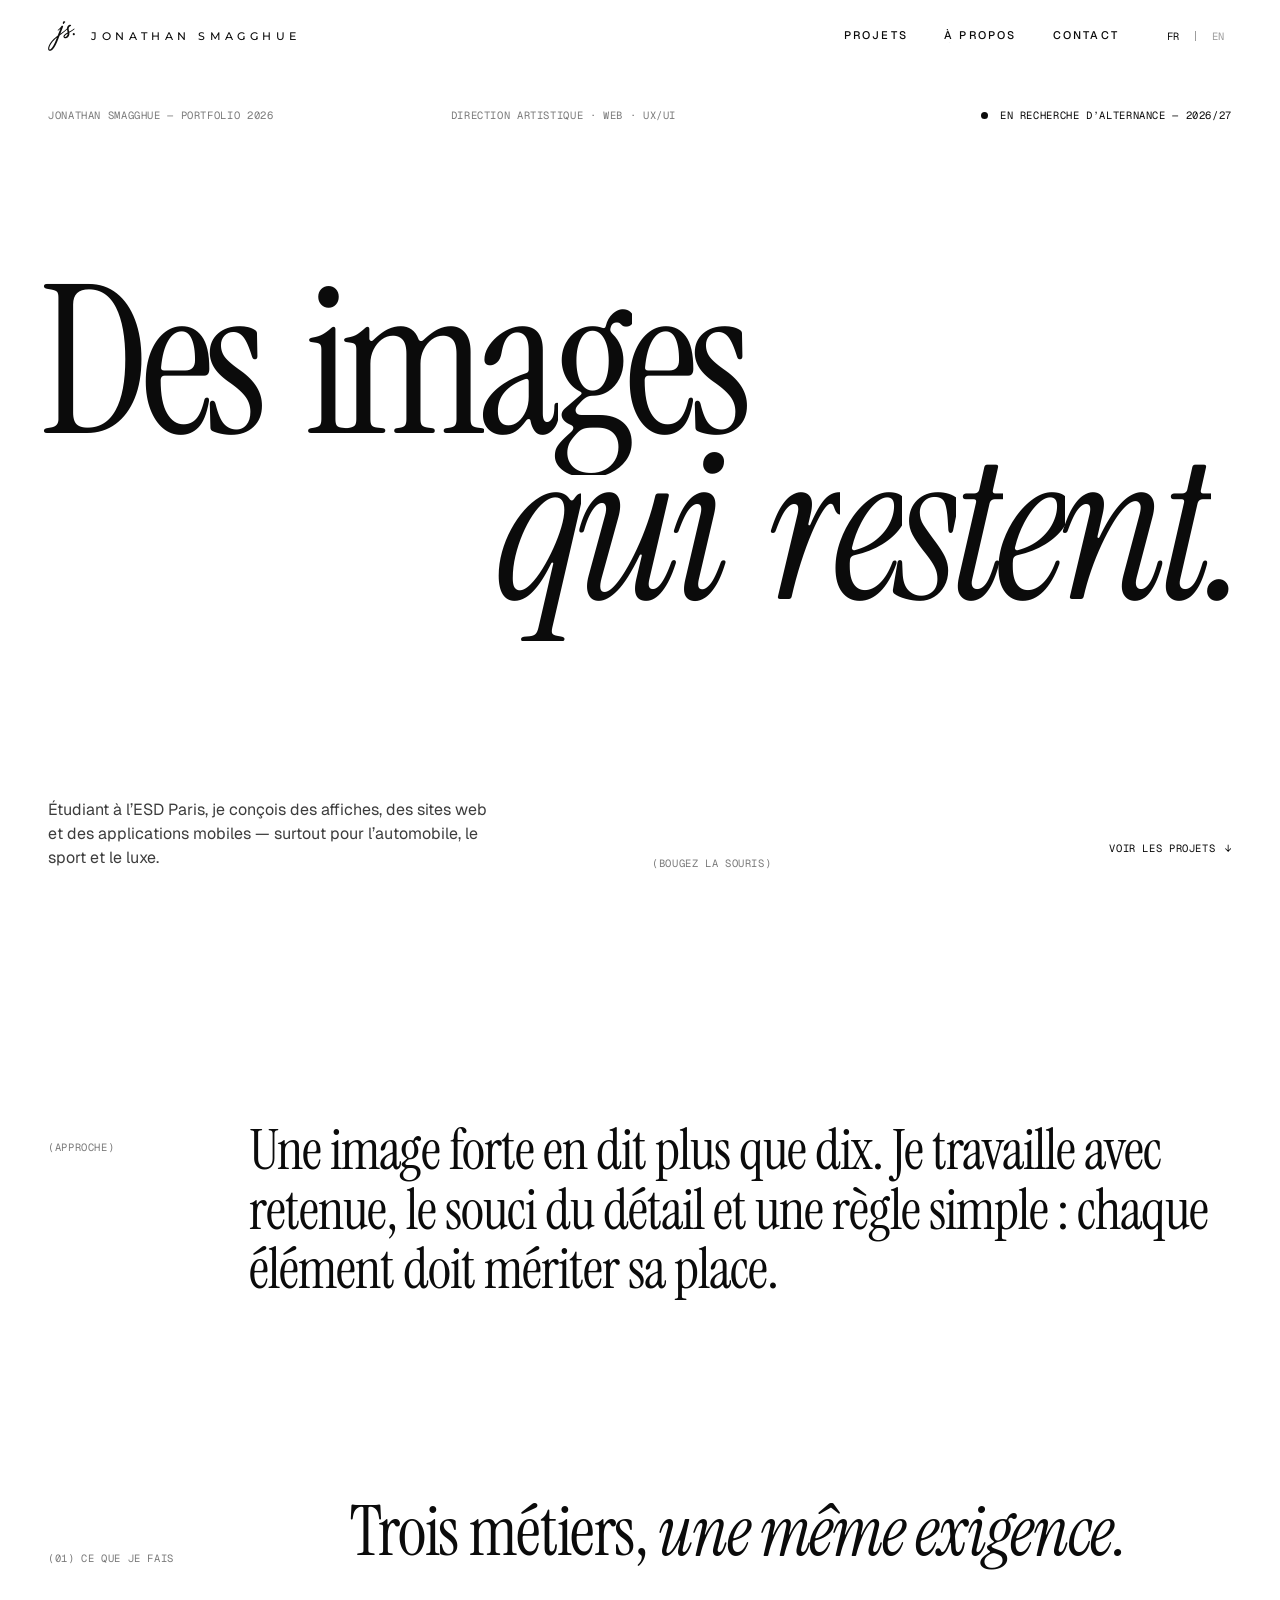
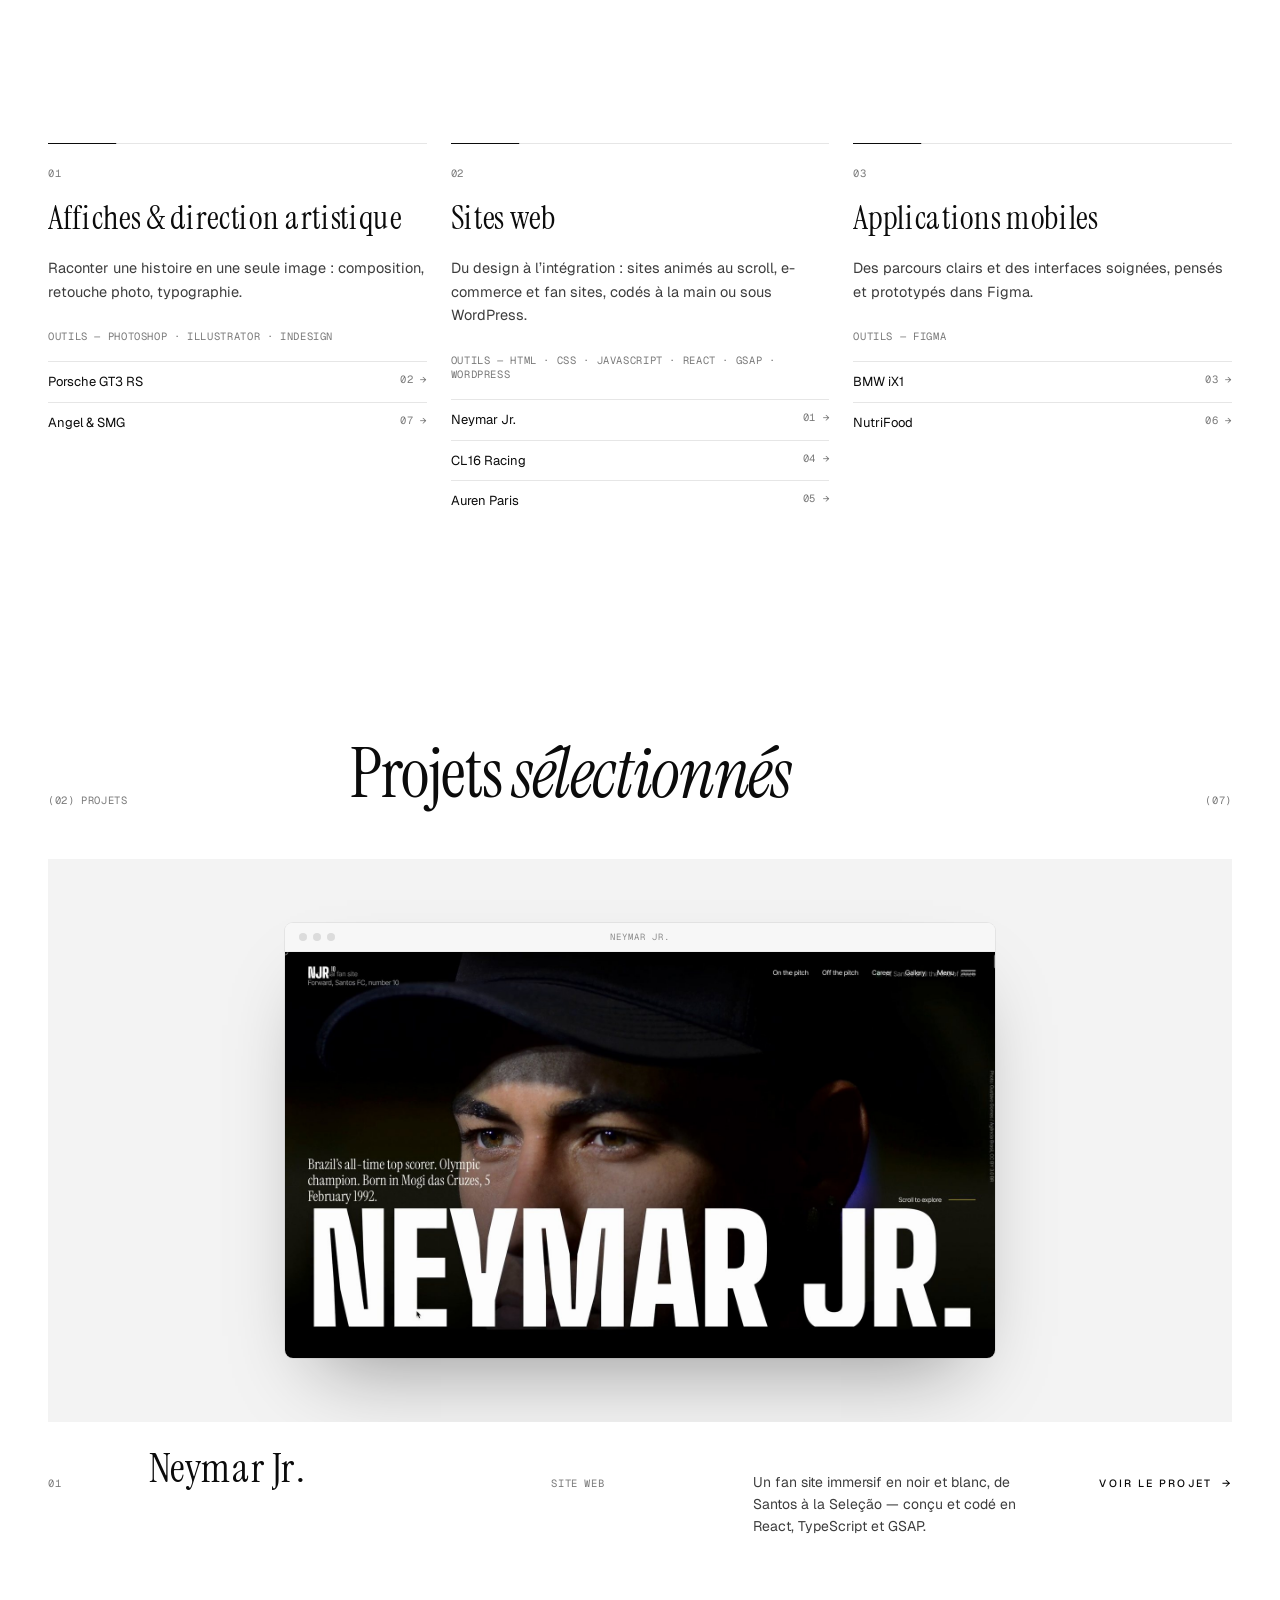
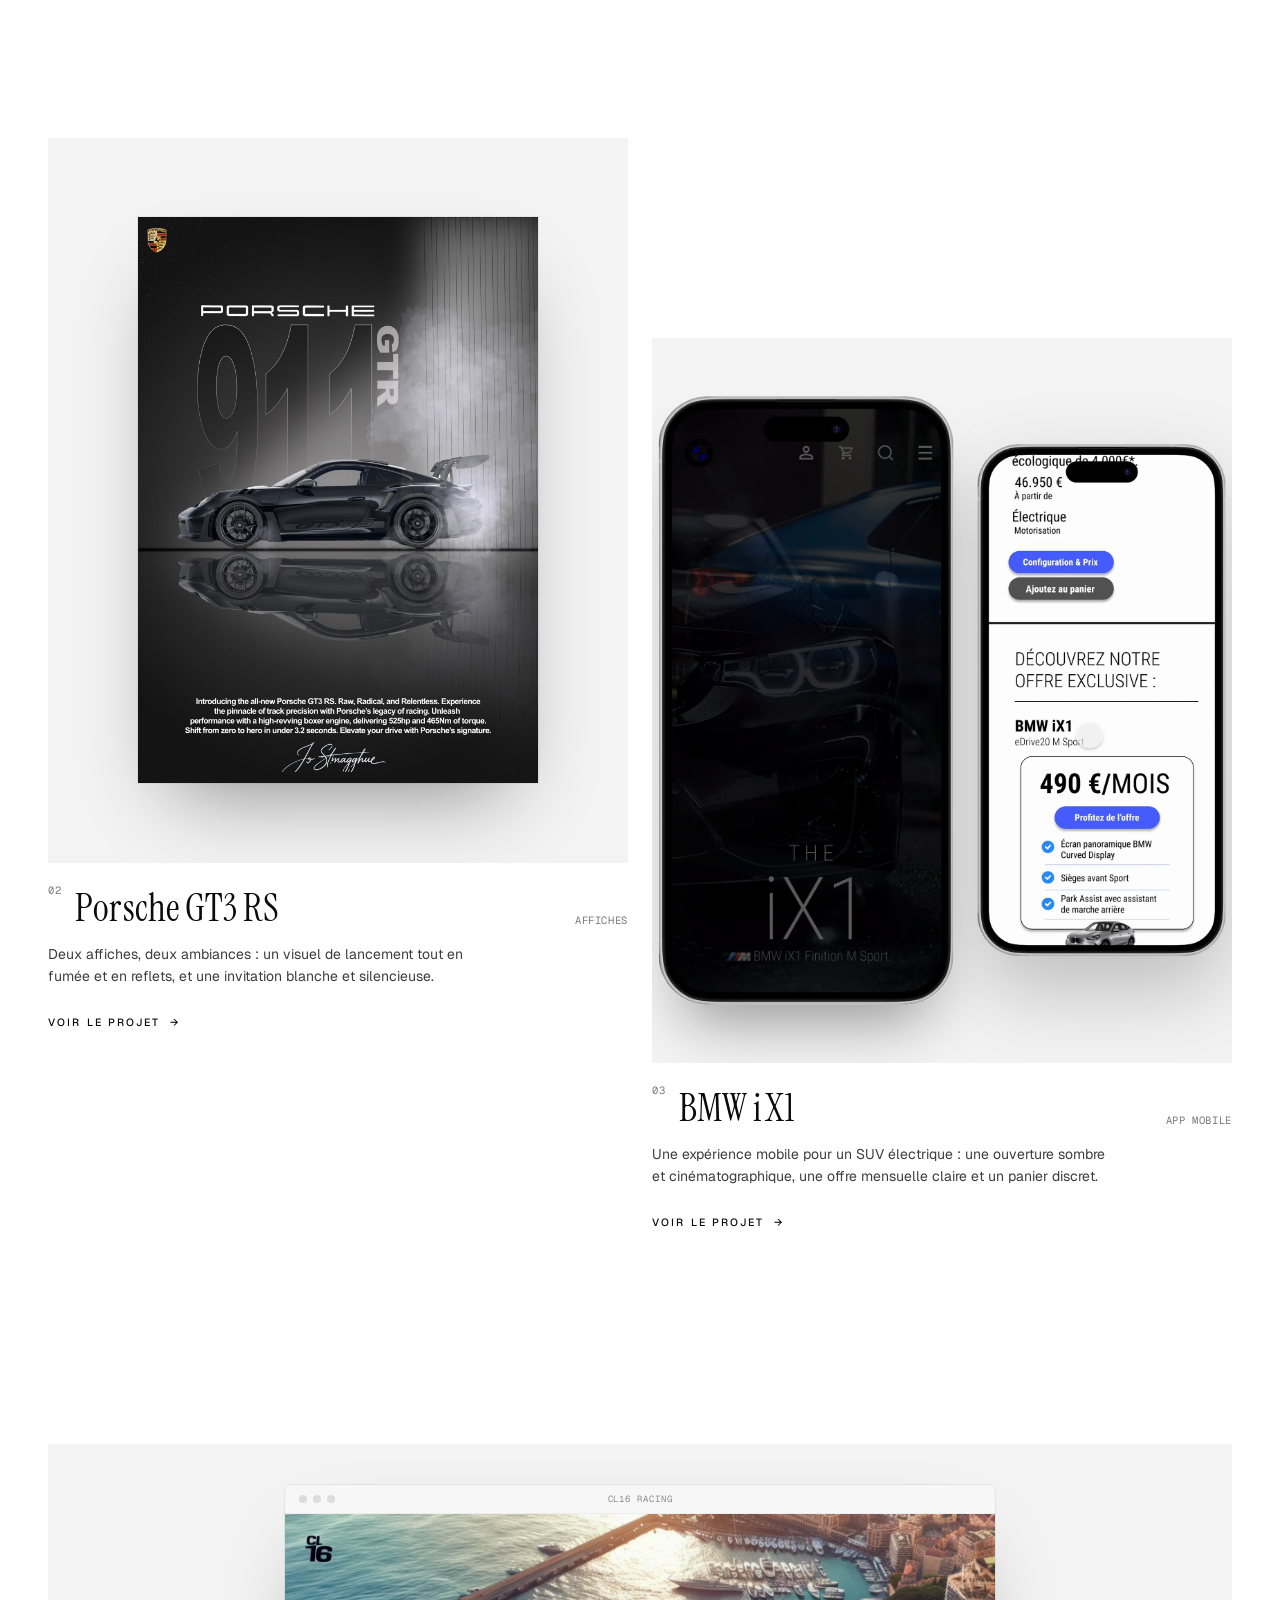
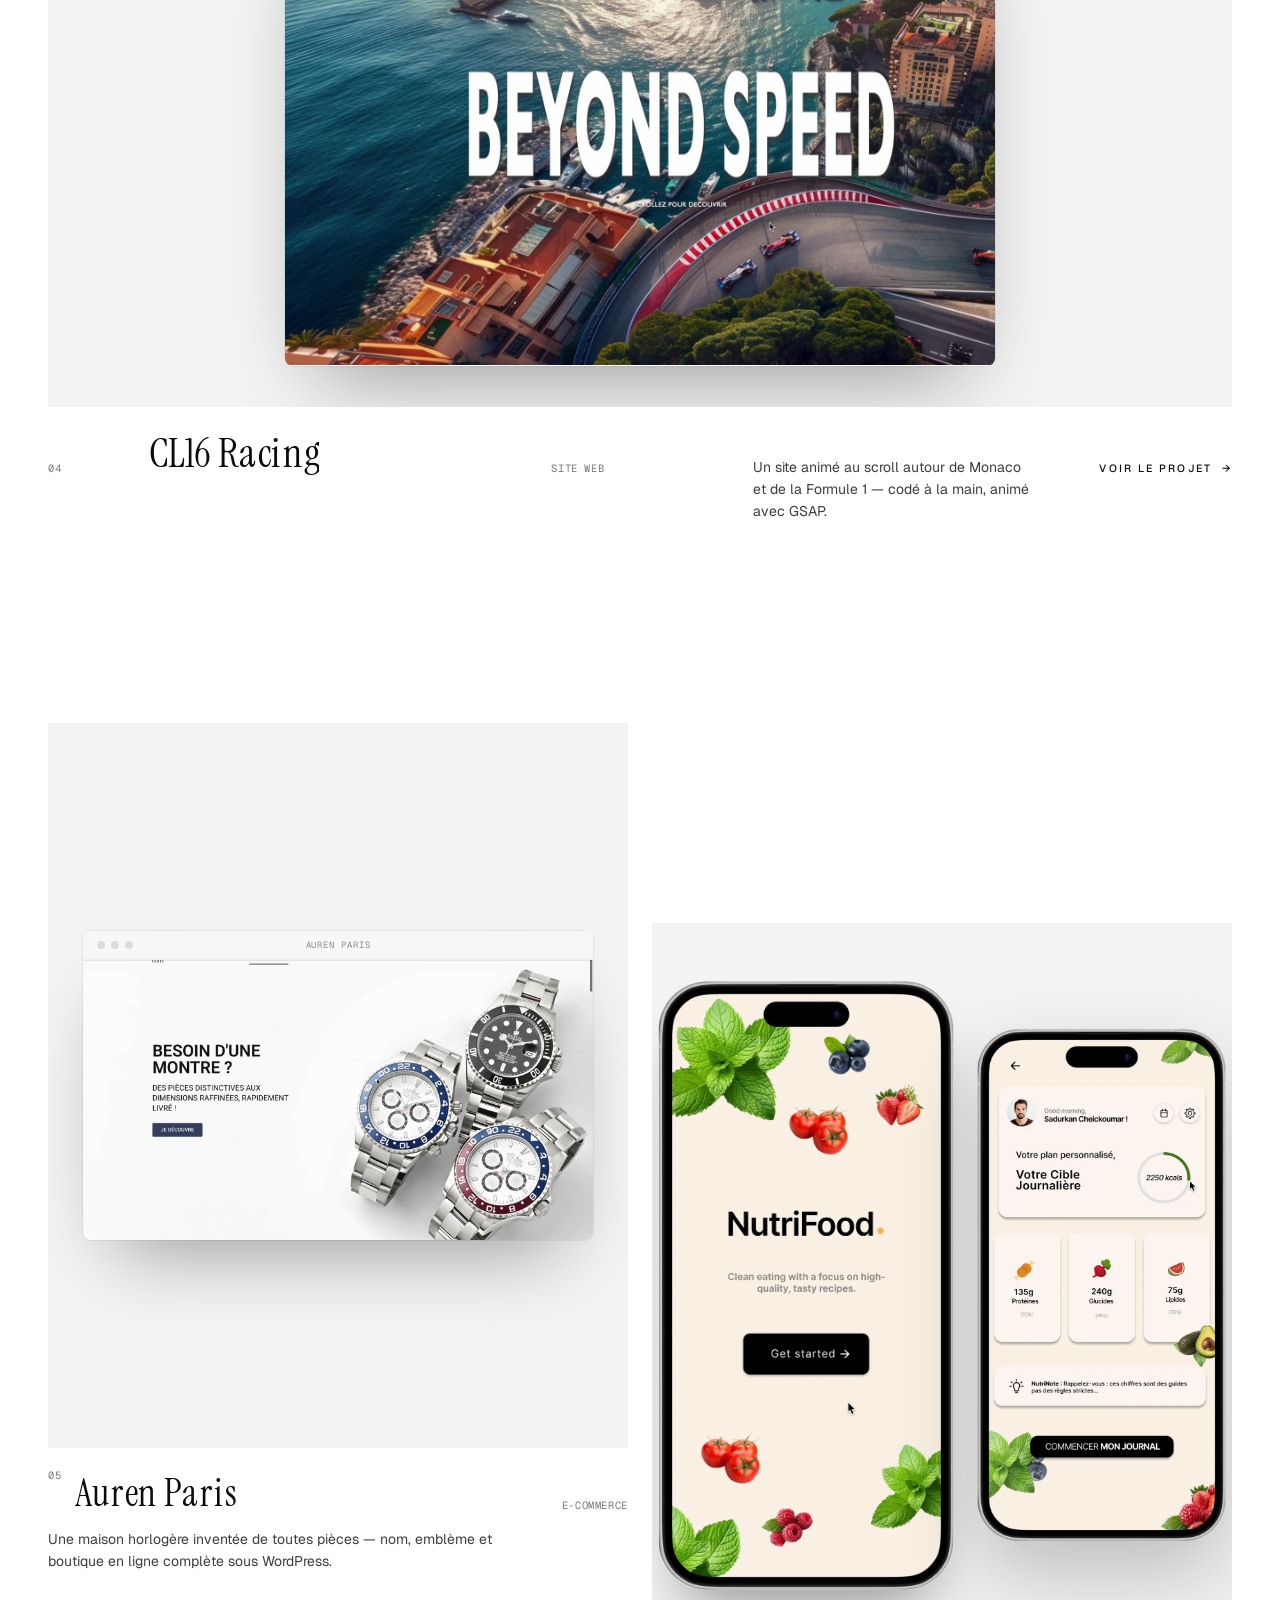
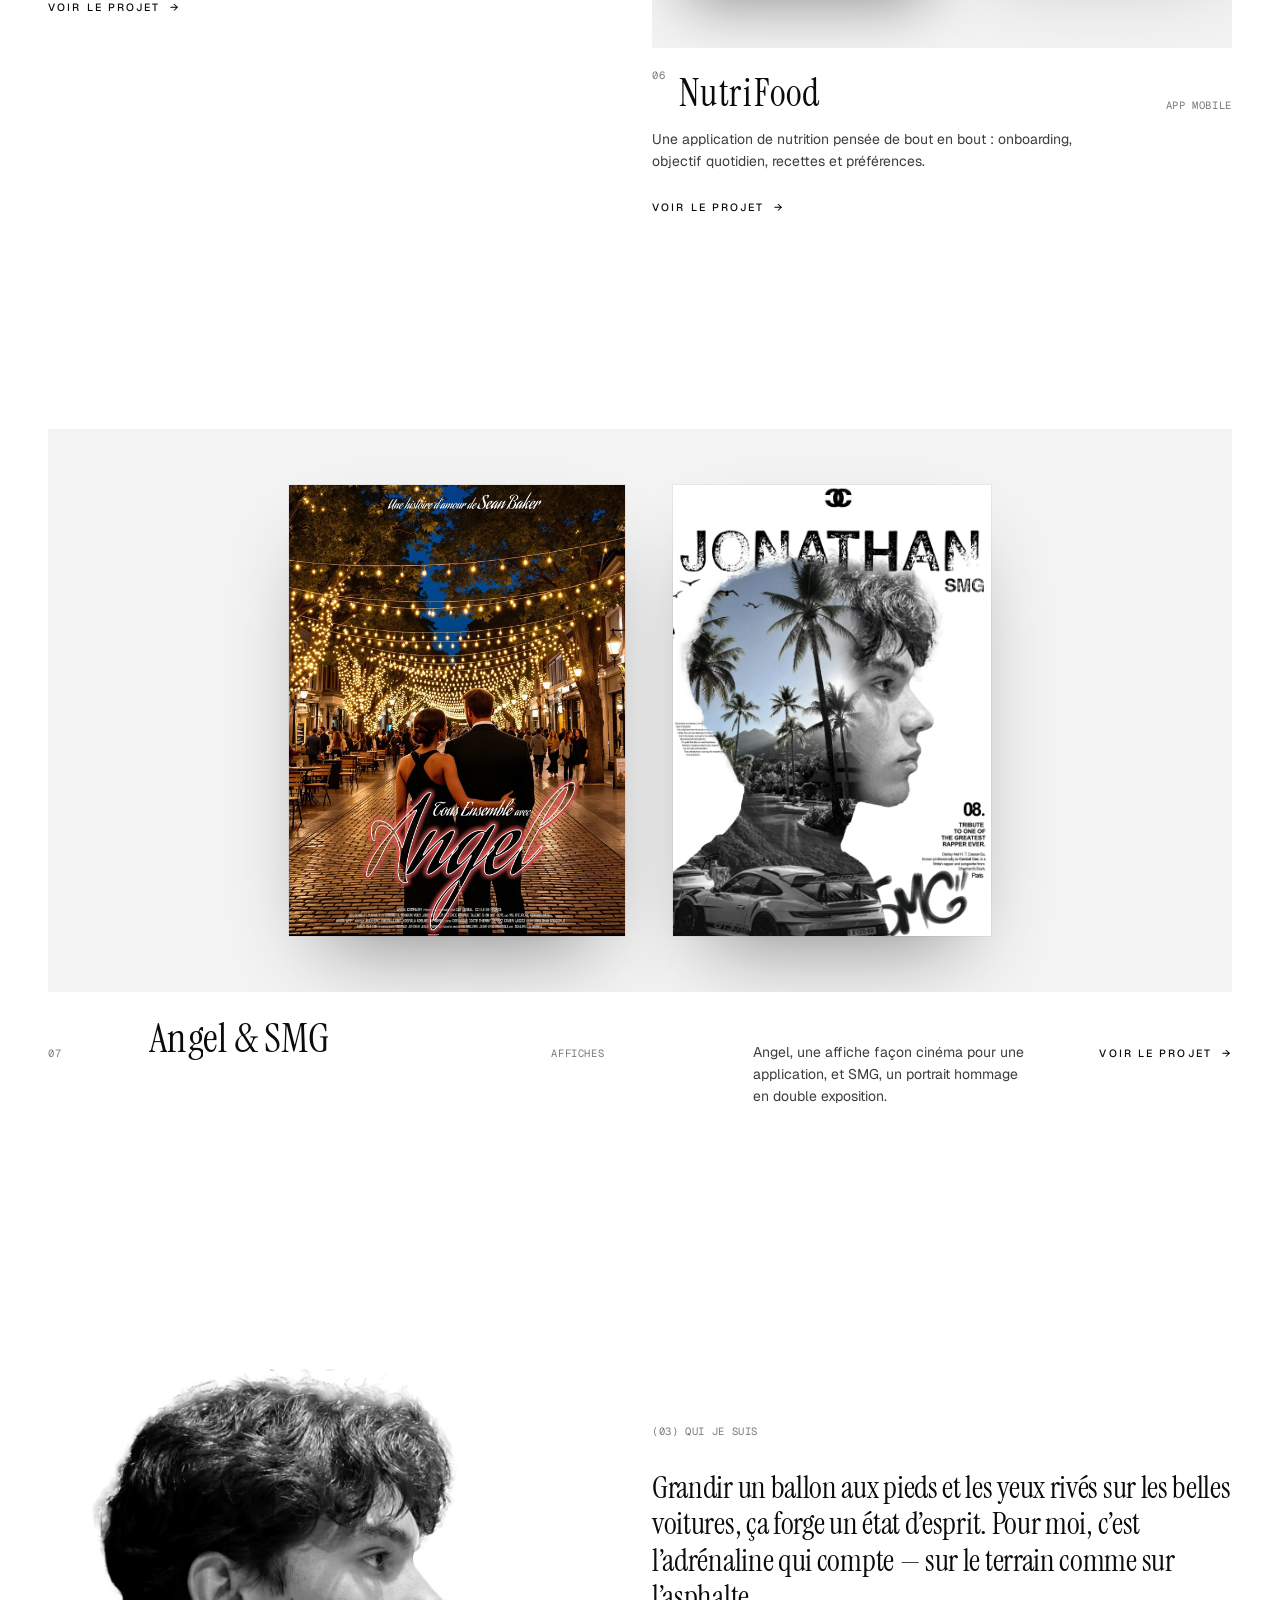
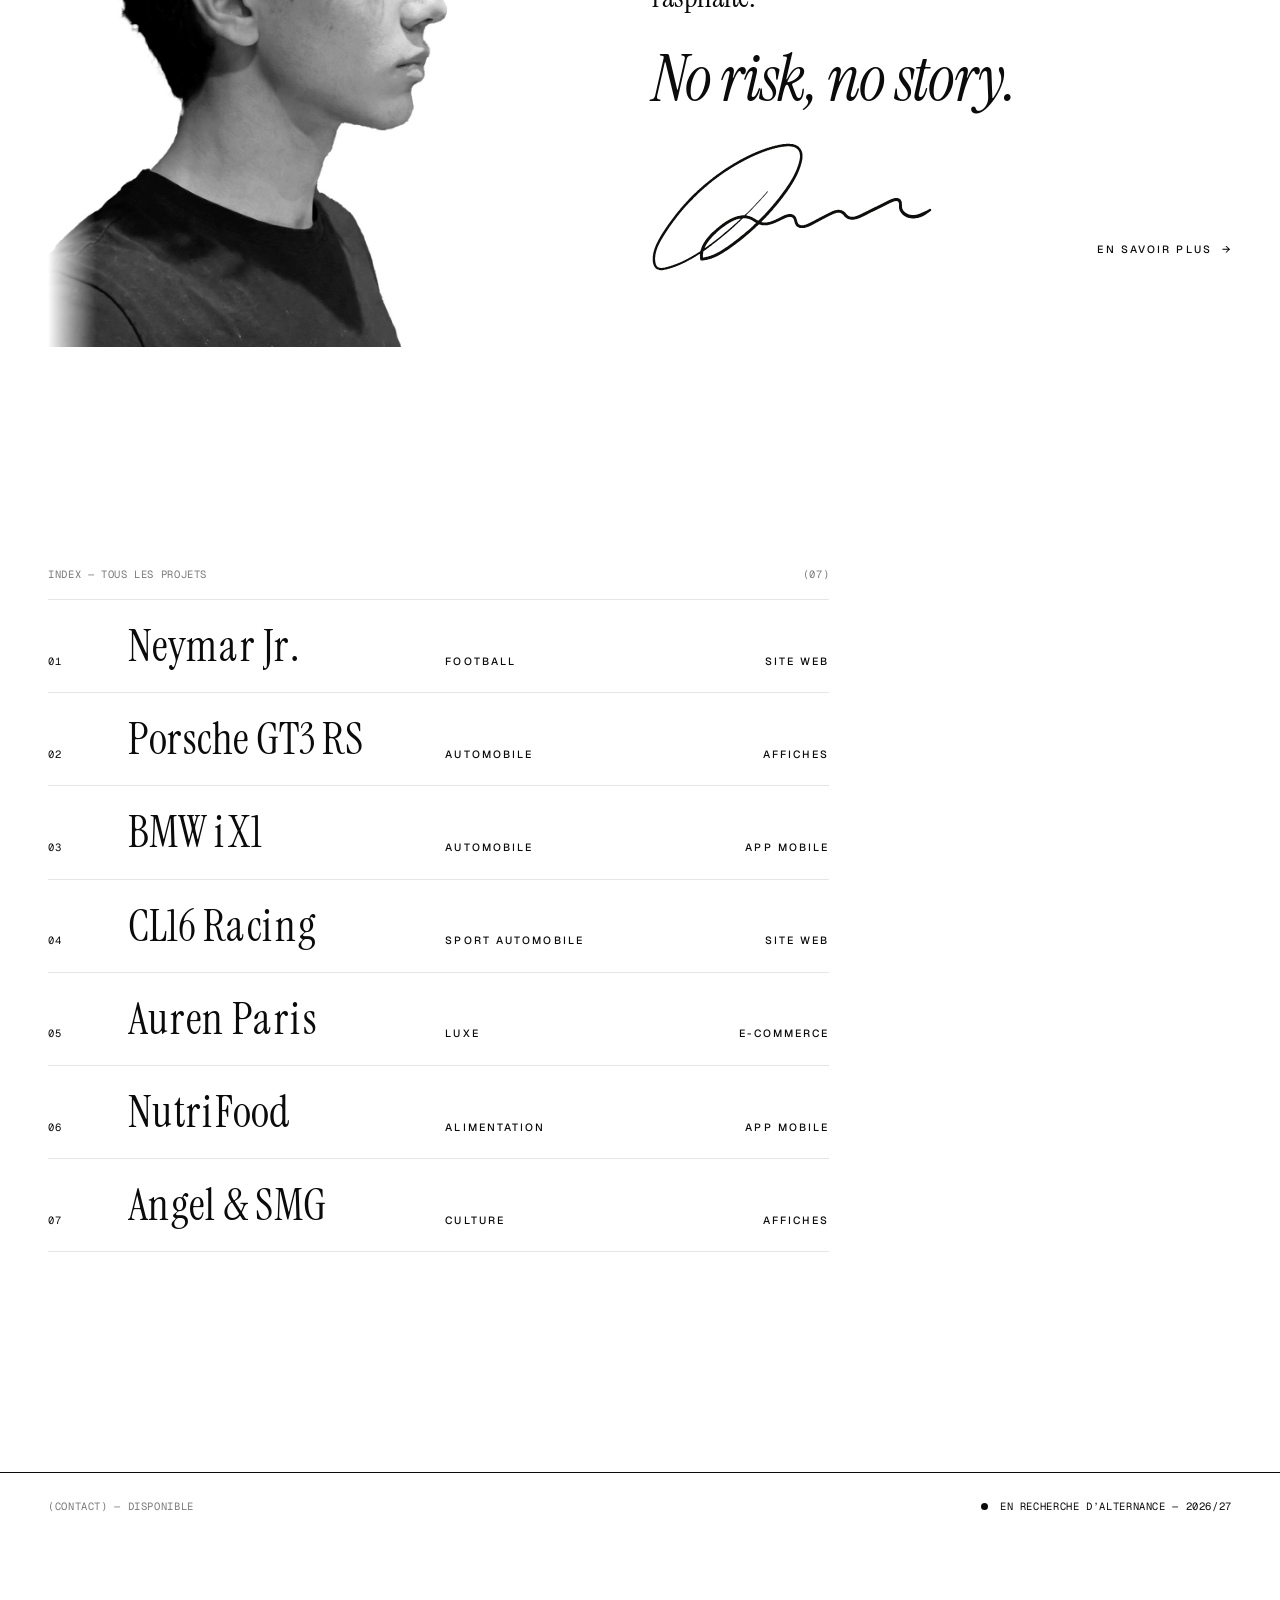
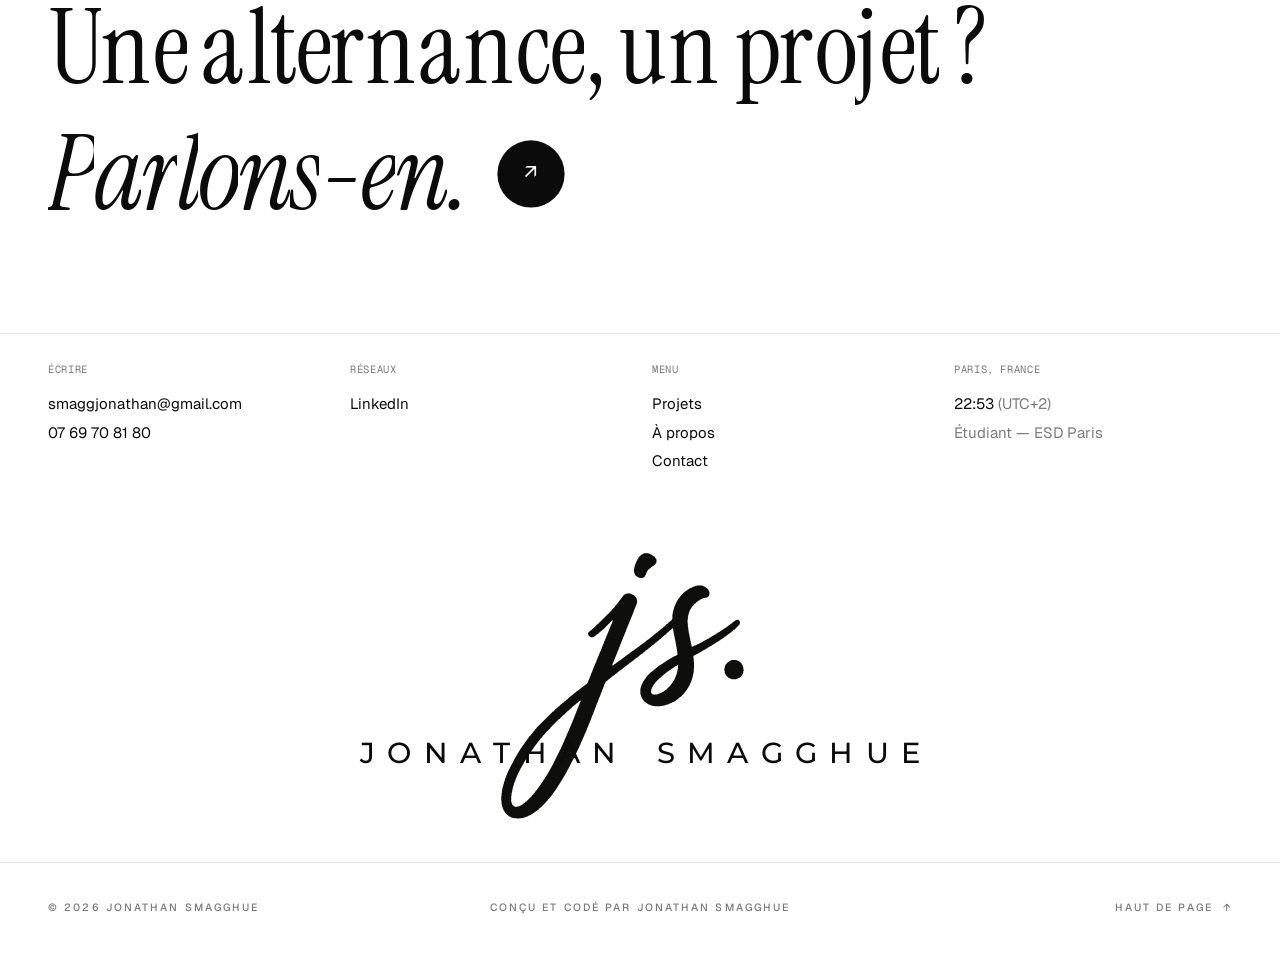
<file: index.html>
<!doctype html>
<html lang="fr">
<head>
<meta charset="utf-8">
<meta name="viewport" content="width=device-width, initial-scale=1">
<title>Jonathan Smagghue — Portfolio</title>
<meta name="description" content="Jonathan Smagghue — direction artistique, affiches, web design et UX/UI. Portfolio.">
<link rel="icon" href="assets/js-monogram-black.svg" type="image/svg+xml">
<link rel="stylesheet" href="site.css">
<link rel="preconnect" href="https://fonts.googleapis.com">
<link href="https://fonts.googleapis.com/css2?family=Instrument+Serif:ital@0;1&amp;family=Geist:wght@300;400;500&amp;family=Geist+Mono:wght@400&amp;family=Montserrat:wght@500&amp;display=swap" rel="stylesheet">
</head>
<body>
<div class="site" data-lang="fr">

<div class="pre" aria-hidden="true">
<div class="pre-row mono"><span>Portfolio</span><span class="hide-sm"><span class="fr">Direction artistique · Web · UX/UI</span><span class="en">Art direction · Web · UX/UI</span></span></div>
<div class="lockup" role="img" aria-label="Jonathan Smagghue" ><img class="lk-mono" src="assets/js-monogram-black.svg" alt=""><div class="lk-word" aria-hidden="true"><span style="--i: 0">J</span><span style="--i: 1">O</span><span style="--i: 2">N</span><span style="--i: 3">A</span><span style="--i: 4">T</span><span style="--i: 5">H</span><span style="--i: 6">A</span><span style="--i: 7">N</span><span class="sp"></span><span style="--i: 9">S</span><span style="--i: 10">M</span><span style="--i: 11">A</span><span style="--i: 12">G</span><span style="--i: 13">G</span><span style="--i: 14">H</span><span style="--i: 15">U</span><span style="--i: 16">E</span></div></div>
<div><div class="pre-row mono"><span><span class="fr">Chargement</span><span class="en">Loading</span></span><span class="count"></span></div><div class="pre-bar"></div></div>
</div>

<div class="cursor" id="cursor" aria-hidden="true"><div class="cursor-dot"></div><span class="cursor-label"></span></div>

<div class="progress" aria-hidden="true"></div>

<div class="hd-wrap">
<header class="hd">
<a class="logo" href="index.html" aria-label="Jonathan Smagghue — accueil"><img src="assets/js-monogram-black.svg" alt=""><span class="hide-sm">Jonathan Smagghue</span></a>
<div class="hd-r">
<nav class="nav"><a href="index.html#work"><span class="roll"><span class="roll-in"><span><span class="fr">Projets</span><span class="en">Work</span></span><span aria-hidden="true"><span class="fr">Projets</span><span class="en">Work</span></span></span></span></a><a href="about.html"><span class="roll"><span class="roll-in"><span><span class="fr">À propos</span><span class="en">About</span></span><span aria-hidden="true"><span class="fr">À propos</span><span class="en">About</span></span></span></span></a><a href="contact.html"><span class="roll"><span class="roll-in"><span>Contact</span><span aria-hidden="true">Contact</span></span></span></a></nav>
<div class="lang"><button class="lb-fr" type="button" data-set-lang="fr" aria-label="Français">FR</button><i></i><button class="lb-en" type="button" data-set-lang="en" aria-label="English">EN</button></div>
</div>
</header>
</div>

<section id="top" class="hx">
<div class="trail" aria-hidden="true"><img class="tr-i" src="assets/gt3-poster.jpg" alt="" style="width: 190px" loading="eager"><img class="tr-i" src="assets/neymar-hero.jpg" alt="" style="width: 300px" loading="eager"><img class="tr-i" src="assets/bmw-landing.webp" alt="" style="width: 120px" loading="eager"><img class="tr-i" src="assets/angel-poster.jpg" alt="" style="width: 190px" loading="eager"><img class="tr-i" src="assets/cl16-hero.jpg" alt="" style="width: 300px" loading="eager"><img class="tr-i" src="assets/nutri-plan.webp" alt="" style="width: 120px" loading="eager"><img class="tr-i" src="assets/neymar-career.jpg" alt="" style="width: 300px" loading="eager"><img class="tr-i" src="assets/smg-poster.jpg" alt="" style="width: 190px" loading="eager"><img class="tr-i" src="assets/auren-hero.jpg" alt="" style="width: 300px" loading="eager"><img class="tr-i" src="assets/bmw-offer2.webp" alt="" style="width: 120px" loading="eager"><img class="tr-i" src="assets/invitation-poster.jpg" alt="" style="width: 190px" loading="eager"><img class="tr-i" src="assets/neymar-gallery.jpg" alt="" style="width: 300px" loading="eager"><img class="tr-i" src="assets/nutri-home.webp" alt="" style="width: 120px" loading="eager"><img class="tr-i" src="assets/cl16-store.jpg" alt="" style="width: 300px" loading="eager"></div>
<div class="grid mono muted hx-top fadein">
<span style="grid-column: 1 / span 4">Jonathan Smagghue — Portfolio 2026</span>
<span class="hide-sm" style="grid-column: 5 / span 4"><span class="fr">Direction artistique · Web · UX/UI</span><span class="en">Art direction · Web · UX/UI</span></span>
<span class="avail" style="grid-column: 9 / span 4; justify-content: flex-end; color: #0B0B0B"><i></i><span class="fr">En recherche d’alternance — 2026/27</span><span class="en">Looking for a work-study position — 2026/27</span></span>
</div>
<h1 class="hx-h"><span class="sr"><span class="fr">Des images qui restent.</span><span class="en">Images that stay.</span></span><span class="fr" aria-hidden="true"><span class="hl hl1"><span class="hc"><span style="--d: 0">D</span></span><span class="hc"><span style="--d: 1">e</span></span><span class="hc"><span style="--d: 2">s</span></span><span class="hc sp"> </span><span class="hc"><span style="--d: 4">i</span></span><span class="hc"><span style="--d: 5">m</span></span><span class="hc"><span style="--d: 6">a</span></span><span class="hc"><span style="--d: 7">g</span></span><span class="hc"><span style="--d: 8">e</span></span><span class="hc"><span style="--d: 9">s</span></span></span><span class="hl hl2"><em><span class="hc"><span style="--d: 10">q</span></span><span class="hc"><span style="--d: 11">u</span></span><span class="hc"><span style="--d: 12">i</span></span><span class="hc sp"> </span><span class="hc"><span style="--d: 14">r</span></span><span class="hc"><span style="--d: 15">e</span></span><span class="hc"><span style="--d: 16">s</span></span><span class="hc"><span style="--d: 17">t</span></span><span class="hc"><span style="--d: 18">e</span></span><span class="hc"><span style="--d: 19">n</span></span><span class="hc"><span style="--d: 20">t</span></span><span class="hc"><span style="--d: 21">.</span></span></em></span></span><span class="en" aria-hidden="true"><span class="hl hl1"><span class="hc"><span style="--d: 0">I</span></span><span class="hc"><span style="--d: 1">m</span></span><span class="hc"><span style="--d: 2">a</span></span><span class="hc"><span style="--d: 3">g</span></span><span class="hc"><span style="--d: 4">e</span></span><span class="hc"><span style="--d: 5">s</span></span></span><span class="hl hl2"><em><span class="hc"><span style="--d: 6">t</span></span><span class="hc"><span style="--d: 7">h</span></span><span class="hc"><span style="--d: 8">a</span></span><span class="hc"><span style="--d: 9">t</span></span><span class="hc sp"> </span><span class="hc"><span style="--d: 11">s</span></span><span class="hc"><span style="--d: 12">t</span></span><span class="hc"><span style="--d: 13">a</span></span><span class="hc"><span style="--d: 14">y</span></span><span class="hc"><span style="--d: 15">.</span></span></em></span></span></h1>
<div class="grid hx-bot">
<p class="hx-lead fadein fr" style="grid-column: 1 / span 5">Étudiant à l’ESD Paris, je conçois des affiches, des sites web et des applications mobiles — surtout pour l’automobile, le sport et le luxe.</p><p class="hx-lead fadein en" style="grid-column: 1 / span 5">Student at ESD Paris. I design posters, websites and mobile apps — mostly for cars, sport and luxury.</p>
<span class="mono muted hide-sm fadein" style="grid-column: 7 / span 3"><span class="fr">(Bougez la souris)</span><span class="en">(Move your cursor)</span></span>
<a class="more mono fadein" href="#work" style="grid-column: 10 / span 3; justify-content: flex-end"><span class="fr">Voir les projets</span><span class="en">See the work</span> <span aria-hidden="true">↓</span></a>
</div>
</section>

<section class="grid read" style="padding-top: 220px; padding-bottom: 200px">
<span class="mono muted hide-sm" style="grid-column: 1 / span 2; padding-top: 20px"><span class="fr">(Approche)</span><span class="en">(Approach)</span></span>
<p class="serif" style="grid-column: 3 / span 10; margin: 0; font-size: clamp(34px, 4.4vw, 72px); line-height: 1.06; letter-spacing: -0.018em"><span class="fr"><span class="w" style="animation-range: cover 8.0% cover 17.0%">Une </span><span class="w" style="animation-range: cover 9.7% cover 18.7%">image </span><span class="w" style="animation-range: cover 11.4% cover 20.4%">forte </span><span class="w" style="animation-range: cover 13.1% cover 22.1%">en </span><span class="w" style="animation-range: cover 14.8% cover 23.8%">dit </span><span class="w" style="animation-range: cover 16.5% cover 25.5%">plus </span><span class="w" style="animation-range: cover 18.2% cover 27.2%">que </span><span class="w" style="animation-range: cover 19.9% cover 28.9%">dix. </span><span class="w" style="animation-range: cover 21.6% cover 30.6%">Je </span><span class="w" style="animation-range: cover 23.3% cover 32.3%">travaille </span><span class="w" style="animation-range: cover 25.0% cover 34.0%">avec </span><span class="w" style="animation-range: cover 26.7% cover 35.7%">retenue, </span><span class="w" style="animation-range: cover 28.4% cover 37.4%">le </span><span class="w" style="animation-range: cover 30.1% cover 39.1%">souci </span><span class="w" style="animation-range: cover 31.9% cover 40.9%">du </span><span class="w" style="animation-range: cover 33.6% cover 42.6%">détail </span><span class="w" style="animation-range: cover 35.3% cover 44.3%">et </span><span class="w" style="animation-range: cover 37.0% cover 46.0%">une </span><span class="w" style="animation-range: cover 38.7% cover 47.7%">règle </span><span class="w" style="animation-range: cover 40.4% cover 49.4%">simple </span><span class="w" style="animation-range: cover 42.1% cover 51.1%">: </span><span class="w" style="animation-range: cover 43.8% cover 52.8%">chaque </span><span class="w" style="animation-range: cover 45.5% cover 54.5%">élément </span><span class="w" style="animation-range: cover 47.2% cover 56.2%">doit </span><span class="w" style="animation-range: cover 48.9% cover 57.9%">mériter </span><span class="w" style="animation-range: cover 50.6% cover 59.6%">sa </span><span class="w" style="animation-range: cover 52.3% cover 61.3%">place. </span></span><span class="en"><span class="w" style="animation-range: cover 8.0% cover 17.0%">One </span><span class="w" style="animation-range: cover 9.8% cover 18.8%">strong </span><span class="w" style="animation-range: cover 11.5% cover 20.5%">image </span><span class="w" style="animation-range: cover 13.3% cover 22.3%">says </span><span class="w" style="animation-range: cover 15.1% cover 24.1%">more </span><span class="w" style="animation-range: cover 16.8% cover 25.8%">than </span><span class="w" style="animation-range: cover 18.6% cover 27.6%">ten. </span><span class="w" style="animation-range: cover 20.4% cover 29.4%">I </span><span class="w" style="animation-range: cover 22.2% cover 31.2%">work </span><span class="w" style="animation-range: cover 23.9% cover 32.9%">with </span><span class="w" style="animation-range: cover 25.7% cover 34.7%">restraint, </span><span class="w" style="animation-range: cover 27.5% cover 36.5%">an </span><span class="w" style="animation-range: cover 29.2% cover 38.2%">eye </span><span class="w" style="animation-range: cover 31.0% cover 40.0%">for </span><span class="w" style="animation-range: cover 32.8% cover 41.8%">detail </span><span class="w" style="animation-range: cover 34.5% cover 43.5%">and </span><span class="w" style="animation-range: cover 36.3% cover 45.3%">one </span><span class="w" style="animation-range: cover 38.1% cover 47.1%">simple </span><span class="w" style="animation-range: cover 39.8% cover 48.8%">rule: </span><span class="w" style="animation-range: cover 41.6% cover 50.6%">every </span><span class="w" style="animation-range: cover 43.4% cover 52.4%">element </span><span class="w" style="animation-range: cover 45.2% cover 54.2%">has </span><span class="w" style="animation-range: cover 46.9% cover 55.9%">to </span><span class="w" style="animation-range: cover 48.7% cover 57.7%">earn </span><span class="w" style="animation-range: cover 50.5% cover 59.5%">its </span><span class="w" style="animation-range: cover 52.2% cover 61.2%">place. </span></span></p>
</section>

<section class="sh">
<span class="mono muted" style="grid-column: 1 / span 3"><span class="fr">(01) Ce que je fais</span><span class="en">(01) What I do</span></span>
<h2 class="sh-t" style="grid-column: 4 / span 9"><span class="fr">Trois métiers, <em>une même exigence.</em></span><span class="en">Three crafts, <em>one standard.</em></span></h2>
</section>
<section class="grid" style="padding-top: 150px; row-gap: 56px">
<div class="svc hv tx" style="grid-column: 1 / span 4">
<div class="fan" aria-hidden="true"><img src="assets/gt3-poster.jpg" alt="" style="--k: -1"><img src="assets/angel-poster.jpg" alt="" style="--k: 0"><img src="assets/smg-poster.jpg" alt="" style="--k: 1"></div>
<span class="mono muted">01</span>
<h3><span class="fr"><span class="sx"><span class="sr">Affiches &amp; direction artistique</span><span aria-hidden="true"><span class="wd"><span class="c" style="--i: 0"><span>A</span><span>A</span></span><span class="c" style="--i: 1"><span>f</span><span>f</span></span><span class="c" style="--i: 2"><span>f</span><span>f</span></span><span class="c" style="--i: 3"><span>i</span><span>i</span></span><span class="c" style="--i: 4"><span>c</span><span>c</span></span><span class="c" style="--i: 5"><span>h</span><span>h</span></span><span class="c" style="--i: 6"><span>e</span><span>e</span></span><span class="c" style="--i: 7"><span>s</span><span>s</span></span></span> <span class="wd"><span class="c" style="--i: 9"><span>&amp;</span><span>&amp;</span></span></span> <span class="wd"><span class="c" style="--i: 11"><span>d</span><span>d</span></span><span class="c" style="--i: 12"><span>i</span><span>i</span></span><span class="c" style="--i: 13"><span>r</span><span>r</span></span><span class="c" style="--i: 14"><span>e</span><span>e</span></span><span class="c" style="--i: 15"><span>c</span><span>c</span></span><span class="c" style="--i: 16"><span>t</span><span>t</span></span><span class="c" style="--i: 17"><span>i</span><span>i</span></span><span class="c" style="--i: 18"><span>o</span><span>o</span></span><span class="c" style="--i: 19"><span>n</span><span>n</span></span></span> <span class="wd"><span class="c" style="--i: 21"><span>a</span><span>a</span></span><span class="c" style="--i: 22"><span>r</span><span>r</span></span><span class="c" style="--i: 23"><span>t</span><span>t</span></span><span class="c" style="--i: 24"><span>i</span><span>i</span></span><span class="c" style="--i: 25"><span>s</span><span>s</span></span><span class="c" style="--i: 26"><span>t</span><span>t</span></span><span class="c" style="--i: 27"><span>i</span><span>i</span></span><span class="c" style="--i: 28"><span>q</span><span>q</span></span><span class="c" style="--i: 29"><span>u</span><span>u</span></span><span class="c" style="--i: 30"><span>e</span><span>e</span></span></span></span></span></span><span class="en"><span class="sx"><span class="sr">Posters &amp; art direction</span><span aria-hidden="true"><span class="wd"><span class="c" style="--i: 0"><span>P</span><span>P</span></span><span class="c" style="--i: 1"><span>o</span><span>o</span></span><span class="c" style="--i: 2"><span>s</span><span>s</span></span><span class="c" style="--i: 3"><span>t</span><span>t</span></span><span class="c" style="--i: 4"><span>e</span><span>e</span></span><span class="c" style="--i: 5"><span>r</span><span>r</span></span><span class="c" style="--i: 6"><span>s</span><span>s</span></span></span> <span class="wd"><span class="c" style="--i: 8"><span>&amp;</span><span>&amp;</span></span></span> <span class="wd"><span class="c" style="--i: 10"><span>a</span><span>a</span></span><span class="c" style="--i: 11"><span>r</span><span>r</span></span><span class="c" style="--i: 12"><span>t</span><span>t</span></span></span> <span class="wd"><span class="c" style="--i: 14"><span>d</span><span>d</span></span><span class="c" style="--i: 15"><span>i</span><span>i</span></span><span class="c" style="--i: 16"><span>r</span><span>r</span></span><span class="c" style="--i: 17"><span>e</span><span>e</span></span><span class="c" style="--i: 18"><span>c</span><span>c</span></span><span class="c" style="--i: 19"><span>t</span><span>t</span></span><span class="c" style="--i: 20"><span>i</span><span>i</span></span><span class="c" style="--i: 21"><span>o</span><span>o</span></span><span class="c" style="--i: 22"><span>n</span><span>n</span></span></span></span></span></span></h3>
<p><span class="fr">Raconter une histoire en une seule image : composition, retouche photo, typographie.</span><span class="en">Telling a story in a single image: composition, photo editing, typography.</span></p>
<span class="mono muted" style="padding-top: 8px"><span class="fr">Outils</span><span class="en">Tools</span> — Photoshop · Illustrator · InDesign</span>
<ul><li><a href="porsche.html"><span>Porsche GT3 RS</span><span class="mono muted">02 →</span></a></li><li><a href="posters.html"><span>Angel & SMG</span><span class="mono muted">07 →</span></a></li></ul>
</div><div class="svc hv tx" style="grid-column: 5 / span 4">
<div class="fan" aria-hidden="true"><img src="assets/neymar-hero.jpg" alt="" style="--k: -1"><img src="assets/cl16-hero.jpg" alt="" style="--k: 0"><img src="assets/auren-hero.jpg" alt="" style="--k: 1"></div>
<span class="mono muted">02</span>
<h3><span class="fr"><span class="sx"><span class="sr">Sites web</span><span aria-hidden="true"><span class="wd"><span class="c" style="--i: 0"><span>S</span><span>S</span></span><span class="c" style="--i: 1"><span>i</span><span>i</span></span><span class="c" style="--i: 2"><span>t</span><span>t</span></span><span class="c" style="--i: 3"><span>e</span><span>e</span></span><span class="c" style="--i: 4"><span>s</span><span>s</span></span></span> <span class="wd"><span class="c" style="--i: 6"><span>w</span><span>w</span></span><span class="c" style="--i: 7"><span>e</span><span>e</span></span><span class="c" style="--i: 8"><span>b</span><span>b</span></span></span></span></span></span><span class="en"><span class="sx"><span class="sr">Websites</span><span aria-hidden="true"><span class="wd"><span class="c" style="--i: 0"><span>W</span><span>W</span></span><span class="c" style="--i: 1"><span>e</span><span>e</span></span><span class="c" style="--i: 2"><span>b</span><span>b</span></span><span class="c" style="--i: 3"><span>s</span><span>s</span></span><span class="c" style="--i: 4"><span>i</span><span>i</span></span><span class="c" style="--i: 5"><span>t</span><span>t</span></span><span class="c" style="--i: 6"><span>e</span><span>e</span></span><span class="c" style="--i: 7"><span>s</span><span>s</span></span></span></span></span></span></h3>
<p><span class="fr">Du design à l’intégration : sites animés au scroll, e-commerce et fan sites, codés à la main ou sous WordPress.</span><span class="en">From design to build: scroll-driven sites, e-commerce and fan sites, hand-coded or on WordPress.</span></p>
<span class="mono muted" style="padding-top: 8px"><span class="fr">Outils</span><span class="en">Tools</span> — HTML · CSS · JavaScript · React · GSAP · WordPress</span>
<ul><li><a href="neymar.html"><span>Neymar Jr.</span><span class="mono muted">01 →</span></a></li><li><a href="cl16.html"><span>CL16 Racing</span><span class="mono muted">04 →</span></a></li><li><a href="auren.html"><span>Auren Paris</span><span class="mono muted">05 →</span></a></li></ul>
</div><div class="svc hv tx" style="grid-column: 9 / span 4">
<div class="fan" aria-hidden="true"><img src="assets/bmw-landing.webp" alt="" style="--k: -1"><img src="assets/nutri-plan.webp" alt="" style="--k: 0"><img src="assets/bmw-offer2.webp" alt="" style="--k: 1"></div>
<span class="mono muted">03</span>
<h3><span class="fr"><span class="sx"><span class="sr">Applications mobiles</span><span aria-hidden="true"><span class="wd"><span class="c" style="--i: 0"><span>A</span><span>A</span></span><span class="c" style="--i: 1"><span>p</span><span>p</span></span><span class="c" style="--i: 2"><span>p</span><span>p</span></span><span class="c" style="--i: 3"><span>l</span><span>l</span></span><span class="c" style="--i: 4"><span>i</span><span>i</span></span><span class="c" style="--i: 5"><span>c</span><span>c</span></span><span class="c" style="--i: 6"><span>a</span><span>a</span></span><span class="c" style="--i: 7"><span>t</span><span>t</span></span><span class="c" style="--i: 8"><span>i</span><span>i</span></span><span class="c" style="--i: 9"><span>o</span><span>o</span></span><span class="c" style="--i: 10"><span>n</span><span>n</span></span><span class="c" style="--i: 11"><span>s</span><span>s</span></span></span> <span class="wd"><span class="c" style="--i: 13"><span>m</span><span>m</span></span><span class="c" style="--i: 14"><span>o</span><span>o</span></span><span class="c" style="--i: 15"><span>b</span><span>b</span></span><span class="c" style="--i: 16"><span>i</span><span>i</span></span><span class="c" style="--i: 17"><span>l</span><span>l</span></span><span class="c" style="--i: 18"><span>e</span><span>e</span></span><span class="c" style="--i: 19"><span>s</span><span>s</span></span></span></span></span></span><span class="en"><span class="sx"><span class="sr">Mobile apps</span><span aria-hidden="true"><span class="wd"><span class="c" style="--i: 0"><span>M</span><span>M</span></span><span class="c" style="--i: 1"><span>o</span><span>o</span></span><span class="c" style="--i: 2"><span>b</span><span>b</span></span><span class="c" style="--i: 3"><span>i</span><span>i</span></span><span class="c" style="--i: 4"><span>l</span><span>l</span></span><span class="c" style="--i: 5"><span>e</span><span>e</span></span></span> <span class="wd"><span class="c" style="--i: 7"><span>a</span><span>a</span></span><span class="c" style="--i: 8"><span>p</span><span>p</span></span><span class="c" style="--i: 9"><span>p</span><span>p</span></span><span class="c" style="--i: 10"><span>s</span><span>s</span></span></span></span></span></span></h3>
<p><span class="fr">Des parcours clairs et des interfaces soignées, pensés et prototypés dans Figma.</span><span class="en">Clear journeys and polished interfaces, designed and prototyped in Figma.</span></p>
<span class="mono muted" style="padding-top: 8px"><span class="fr">Outils</span><span class="en">Tools</span> — Figma</span>
<ul><li><a href="bmw.html"><span>BMW iX1</span><span class="mono muted">03 →</span></a></li><li><a href="nutrifood.html"><span>NutriFood</span><span class="mono muted">06 →</span></a></li></ul>
</div>
</section>

<section id="work" class="sh" style="padding-top: 220px">
<span class="mono muted" style="grid-column: 1 / span 3"><span class="fr">(02) Projets</span><span class="en">(02) Work</span></span>
<h2 class="sh-t" style="grid-column: 4 / span 7"><span class="fr">Projets <em>sélectionnés</em></span><span class="en">Selected <em>work</em></span></h2>
<span class="mono muted" style="grid-column: 11 / span 2; text-align: right">(07)</span>
</section>

<article class="card pad" style="padding-top: 24px">
<a class="scene wide rv" href="neymar.html" data-cursor="Voir" data-cursor-en="View" aria-label="Neymar Jr.">
<div class="browser lg"><div class="bbar"><i></i><i></i><i></i><span>Neymar Jr.</span></div><video src="assets/neymar.mp4" poster="assets/neymar-hero.jpg" autoplay="" muted="" loop="" playsinline="" preload="metadata" aria-label="Neymar Jr."></video></div>
</a>
<div class="pm">
<span class="mono muted" style="grid-column: 1 / span 1">01</span>
<h3 style="grid-column: 2 / span 4"><a href="neymar.html"><span class="sx"><span class="sr">Neymar Jr.</span><span aria-hidden="true"><span class="wd"><span class="c" style="--i: 0"><span>N</span><span>N</span></span><span class="c" style="--i: 1"><span>e</span><span>e</span></span><span class="c" style="--i: 2"><span>y</span><span>y</span></span><span class="c" style="--i: 3"><span>m</span><span>m</span></span><span class="c" style="--i: 4"><span>a</span><span>a</span></span><span class="c" style="--i: 5"><span>r</span><span>r</span></span></span> <span class="wd"><span class="c" style="--i: 7"><span>J</span><span>J</span></span><span class="c" style="--i: 8"><span>r</span><span>r</span></span><span class="c" style="--i: 9"><span>.</span><span>.</span></span></span></span></span></a></h3>
<span class="mono muted" style="grid-column: 6 / span 2"><span class="fr">Site web</span><span class="en">Website</span></span>
<p style="grid-column: 8 / span 3"><span class="fr">Un fan site immersif en noir et blanc, de Santos à la Seleção — conçu et codé en React, TypeScript et GSAP.</span><span class="en">An immersive black-and-white fan site, from Santos to the Seleção — designed and coded in React, TypeScript and GSAP.</span></p>
<a class="more label" href="neymar.html" style="grid-column: 11 / span 2; justify-content: flex-end"><span class="fr">Voir le projet</span><span class="en">View project</span> <span aria-hidden="true">→</span></a>
</div>
</article>

<div class="grid" style="align-items: start; padding-top: 200px">
<article class="card" style="grid-column: 1 / span 6; display: flex; flex-direction: column">
<a class="scene half rv" href="porsche.html" data-cursor="Voir" data-cursor-en="View" aria-label="Porsche GT3 RS">
<img class="poster-s" src="assets/gt3-poster.jpg" alt="Porsche GT3 RS">
</a>
<div class="hm">
<div class="hm-top"><h3><span class="mono muted" style="vertical-align: top; margin-right: 14px">02</span><a href="porsche.html"><span class="sx"><span class="sr">Porsche GT3 RS</span><span aria-hidden="true"><span class="wd"><span class="c" style="--i: 0"><span>P</span><span>P</span></span><span class="c" style="--i: 1"><span>o</span><span>o</span></span><span class="c" style="--i: 2"><span>r</span><span>r</span></span><span class="c" style="--i: 3"><span>s</span><span>s</span></span><span class="c" style="--i: 4"><span>c</span><span>c</span></span><span class="c" style="--i: 5"><span>h</span><span>h</span></span><span class="c" style="--i: 6"><span>e</span><span>e</span></span></span> <span class="wd"><span class="c" style="--i: 8"><span>G</span><span>G</span></span><span class="c" style="--i: 9"><span>T</span><span>T</span></span><span class="c" style="--i: 10"><span>3</span><span>3</span></span></span> <span class="wd"><span class="c" style="--i: 12"><span>R</span><span>R</span></span><span class="c" style="--i: 13"><span>S</span><span>S</span></span></span></span></span></a></h3><span class="mono muted"><span class="fr">Affiches</span><span class="en">Posters</span></span></div>
<p><span class="fr">Deux affiches, deux ambiances : un visuel de lancement tout en fumée et en reflets, et une invitation blanche et silencieuse.</span><span class="en">Two posters, two moods: a launch visual of smoke and reflections, and a white, silent invitation.</span></p>
<a class="more label" href="porsche.html"><span class="fr">Voir le projet</span><span class="en">View project</span> <span aria-hidden="true">→</span></a>
</div>
</article>
<article class="card" style="grid-column: 7 / span 6; display: flex; flex-direction: column; margin-top: 200px">
<a class="scene half rv" href="bmw.html" data-cursor="Voir" data-cursor-en="View" aria-label="BMW iX1">
<div class="phones"><div class="dev-v"><video src="assets/bmw-phone.mp4" poster="assets/bmw-landing.webp" autoplay="" muted="" loop="" playsinline="" preload="metadata" aria-label="BMW iX1"></video></div><img class="dev s" src="assets/bmw-offer2.webp" alt="BMW iX1 — écran"></div>
</a>
<div class="hm">
<div class="hm-top"><h3><span class="mono muted" style="vertical-align: top; margin-right: 14px">03</span><a href="bmw.html"><span class="sx"><span class="sr">BMW iX1</span><span aria-hidden="true"><span class="wd"><span class="c" style="--i: 0"><span>B</span><span>B</span></span><span class="c" style="--i: 1"><span>M</span><span>M</span></span><span class="c" style="--i: 2"><span>W</span><span>W</span></span></span> <span class="wd"><span class="c" style="--i: 4"><span>i</span><span>i</span></span><span class="c" style="--i: 5"><span>X</span><span>X</span></span><span class="c" style="--i: 6"><span>1</span><span>1</span></span></span></span></span></a></h3><span class="mono muted"><span class="fr">App mobile</span><span class="en">Mobile app</span></span></div>
<p><span class="fr">Une expérience mobile pour un SUV électrique : une ouverture sombre et cinématographique, une offre mensuelle claire et un panier discret.</span><span class="en">A mobile experience for an electric SUV: a dark, cinematic opening, a clear monthly offer and a cart that stays out of the way.</span></p>
<a class="more label" href="bmw.html"><span class="fr">Voir le projet</span><span class="en">View project</span> <span aria-hidden="true">→</span></a>
</div>
</article>
</div>

<article class="card pad" style="padding-top: 200px">
<a class="scene wide rv" href="cl16.html" data-cursor="Voir" data-cursor-en="View" aria-label="CL16 Racing">
<div class="browser lg"><div class="bbar"><i></i><i></i><i></i><span>CL16 Racing</span></div><video src="assets/cl16.mp4" poster="assets/cl16-hero.jpg" autoplay="" muted="" loop="" playsinline="" preload="metadata" aria-label="CL16 Racing"></video></div>
</a>
<div class="pm">
<span class="mono muted" style="grid-column: 1 / span 1">04</span>
<h3 style="grid-column: 2 / span 4"><a href="cl16.html"><span class="sx"><span class="sr">CL16 Racing</span><span aria-hidden="true"><span class="wd"><span class="c" style="--i: 0"><span>C</span><span>C</span></span><span class="c" style="--i: 1"><span>L</span><span>L</span></span><span class="c" style="--i: 2"><span>1</span><span>1</span></span><span class="c" style="--i: 3"><span>6</span><span>6</span></span></span> <span class="wd"><span class="c" style="--i: 5"><span>R</span><span>R</span></span><span class="c" style="--i: 6"><span>a</span><span>a</span></span><span class="c" style="--i: 7"><span>c</span><span>c</span></span><span class="c" style="--i: 8"><span>i</span><span>i</span></span><span class="c" style="--i: 9"><span>n</span><span>n</span></span><span class="c" style="--i: 10"><span>g</span><span>g</span></span></span></span></span></a></h3>
<span class="mono muted" style="grid-column: 6 / span 2"><span class="fr">Site web</span><span class="en">Website</span></span>
<p style="grid-column: 8 / span 3"><span class="fr">Un site animé au scroll autour de Monaco et de la Formule 1 — codé à la main, animé avec GSAP.</span><span class="en">A scroll-driven website around Monaco and Formula 1 — coded by hand, animated with GSAP.</span></p>
<a class="more label" href="cl16.html" style="grid-column: 11 / span 2; justify-content: flex-end"><span class="fr">Voir le projet</span><span class="en">View project</span> <span aria-hidden="true">→</span></a>
</div>
</article>

<div class="grid" style="align-items: start; padding-top: 200px">
<article class="card" style="grid-column: 1 / span 6; display: flex; flex-direction: column">
<a class="scene half rv" href="auren.html" data-cursor="Voir" data-cursor-en="View" aria-label="Auren Paris">
<div class="browser "><div class="bbar"><i></i><i></i><i></i><span>Auren Paris</span></div><video src="assets/auren.mp4" poster="assets/auren-hero.jpg" autoplay="" muted="" loop="" playsinline="" preload="metadata" aria-label="Auren Paris"></video></div>
</a>
<div class="hm">
<div class="hm-top"><h3><span class="mono muted" style="vertical-align: top; margin-right: 14px">05</span><a href="auren.html"><span class="sx"><span class="sr">Auren Paris</span><span aria-hidden="true"><span class="wd"><span class="c" style="--i: 0"><span>A</span><span>A</span></span><span class="c" style="--i: 1"><span>u</span><span>u</span></span><span class="c" style="--i: 2"><span>r</span><span>r</span></span><span class="c" style="--i: 3"><span>e</span><span>e</span></span><span class="c" style="--i: 4"><span>n</span><span>n</span></span></span> <span class="wd"><span class="c" style="--i: 6"><span>P</span><span>P</span></span><span class="c" style="--i: 7"><span>a</span><span>a</span></span><span class="c" style="--i: 8"><span>r</span><span>r</span></span><span class="c" style="--i: 9"><span>i</span><span>i</span></span><span class="c" style="--i: 10"><span>s</span><span>s</span></span></span></span></span></a></h3><span class="mono muted">E-commerce</span></div>
<p><span class="fr">Une maison horlogère inventée de toutes pièces — nom, emblème et boutique en ligne complète sous WordPress.</span><span class="en">A watch house invented from scratch — name, crown emblem and a complete online store built on WordPress.</span></p>
<a class="more label" href="auren.html"><span class="fr">Voir le projet</span><span class="en">View project</span> <span aria-hidden="true">→</span></a>
</div>
</article>
<article class="card" style="grid-column: 7 / span 6; display: flex; flex-direction: column; margin-top: 200px">
<a class="scene half rv" href="nutrifood.html" data-cursor="Voir" data-cursor-en="View" aria-label="NutriFood">
<div class="phones"><div class="dev-v"><video src="assets/nutri-phone.mp4" poster="assets/nutri-plan.webp" autoplay="" muted="" loop="" playsinline="" preload="metadata" aria-label="NutriFood"></video></div><img class="dev s" src="assets/nutri-recipes.webp" alt="NutriFood — écran"></div>
</a>
<div class="hm">
<div class="hm-top"><h3><span class="mono muted" style="vertical-align: top; margin-right: 14px">06</span><a href="nutrifood.html"><span class="sx"><span class="sr">NutriFood</span><span aria-hidden="true"><span class="wd"><span class="c" style="--i: 0"><span>N</span><span>N</span></span><span class="c" style="--i: 1"><span>u</span><span>u</span></span><span class="c" style="--i: 2"><span>t</span><span>t</span></span><span class="c" style="--i: 3"><span>r</span><span>r</span></span><span class="c" style="--i: 4"><span>i</span><span>i</span></span><span class="c" style="--i: 5"><span>F</span><span>F</span></span><span class="c" style="--i: 6"><span>o</span><span>o</span></span><span class="c" style="--i: 7"><span>o</span><span>o</span></span><span class="c" style="--i: 8"><span>d</span><span>d</span></span></span></span></span></a></h3><span class="mono muted"><span class="fr">App mobile</span><span class="en">Mobile app</span></span></div>
<p><span class="fr">Une application de nutrition pensée de bout en bout : onboarding, objectif quotidien, recettes et préférences.</span><span class="en">A nutrition app designed end to end: onboarding, a personal daily target, recipes and preferences.</span></p>
<a class="more label" href="nutrifood.html"><span class="fr">Voir le projet</span><span class="en">View project</span> <span aria-hidden="true">→</span></a>
</div>
</article>
</div>

<article class="card pad" style="padding-top: 200px">
<a class="scene wide rv" href="posters.html" data-cursor="Voir" data-cursor-en="View" aria-label="Angel & SMG">
<img class="poster-s" src="assets/angel-poster.jpg" alt="Angel & SMG"><img class="poster-s hide-sm" src="assets/smg-poster.jpg" alt="Angel & SMG">
</a>
<div class="pm">
<span class="mono muted" style="grid-column: 1 / span 1">07</span>
<h3 style="grid-column: 2 / span 4"><a href="posters.html"><span class="sx"><span class="sr">Angel &amp; SMG</span><span aria-hidden="true"><span class="wd"><span class="c" style="--i: 0"><span>A</span><span>A</span></span><span class="c" style="--i: 1"><span>n</span><span>n</span></span><span class="c" style="--i: 2"><span>g</span><span>g</span></span><span class="c" style="--i: 3"><span>e</span><span>e</span></span><span class="c" style="--i: 4"><span>l</span><span>l</span></span></span> <span class="wd"><span class="c" style="--i: 6"><span>&amp;</span><span>&amp;</span></span></span> <span class="wd"><span class="c" style="--i: 8"><span>S</span><span>S</span></span><span class="c" style="--i: 9"><span>M</span><span>M</span></span><span class="c" style="--i: 10"><span>G</span><span>G</span></span></span></span></span></a></h3>
<span class="mono muted" style="grid-column: 6 / span 2"><span class="fr">Affiches</span><span class="en">Posters</span></span>
<p style="grid-column: 8 / span 3"><span class="fr">Angel, une affiche façon cinéma pour une application, et SMG, un portrait hommage en double exposition.</span><span class="en">Angel, a film-style one-sheet for an app, and SMG, a double-exposure tribute portrait.</span></p>
<a class="more label" href="posters.html" style="grid-column: 11 / span 2; justify-content: flex-end"><span class="fr">Voir le projet</span><span class="en">View project</span> <span aria-hidden="true">→</span></a>
</div>
</article>

<section class="grid" style="padding-top: 240px; align-items: center">
<div class="who rv" style="grid-column: 1 / span 5"><img class="face" src="assets/portrait-who.jpg" alt="Jonathan Smagghue, portrait de profil en noir et blanc"></div>
<div style="grid-column: 7 / span 6; display: flex; flex-direction: column; gap: 32px">
<span class="mono muted"><span class="fr">(03) Qui je suis</span><span class="en">(03) Who I am</span></span>
<p class="serif tx fr" style="margin: 0; font-size: clamp(26px, 2.4vw, 40px); line-height: 1.18; letter-spacing: -0.01em">Grandir un ballon aux pieds et les yeux rivés sur les belles voitures, ça forge un état d’esprit. Pour moi, c’est l’adrénaline qui compte — sur le terrain comme sur l’asphalte.</p><p class="serif tx en" style="margin: 0; font-size: clamp(26px, 2.4vw, 40px); line-height: 1.18; letter-spacing: -0.01em">Growing up with a ball at my feet and my eyes on beautiful cars shapes a state of mind. For me, it’s the adrenaline that counts — on the pitch or on the asphalt.</p>
<p class="motto tx" style="margin: 0">No risk, no story.</p>
<div class="tx" style="display: flex; flex-wrap: wrap; justify-content: space-between; align-items: flex-end; gap: 24px">
<img class="sig sig-rv" src="assets/signature-black.svg" alt="Signature de Jonathan Smagghue">
<a class="more label" href="about.html"><span class="fr">En savoir plus</span><span class="en">More about me</span> <span aria-hidden="true">→</span></a>
</div>
</div>
</section>

<section class="index" style="padding-top: 220px">
<div class="grid">
<div style="grid-column: 1 / span 8">
<div class="mono muted" style="display: flex; justify-content: space-between; padding-bottom: 18px"><span><span class="fr">Index — tous les projets</span><span class="en">Index — all projects</span></span><span>(07)</span></div>
<div class="list">
<a class="row" href="neymar.html" data-cursor="Ouvrir" data-cursor-en="Open"><span class="mono">01</span><span class="serif" style="font-size: clamp(30px, 3.4vw, 54px); line-height: 1"><span class="sx"><span class="sr">Neymar Jr.</span><span aria-hidden="true"><span class="wd"><span class="c" style="--i: 0"><span>N</span><span>N</span></span><span class="c" style="--i: 1"><span>e</span><span>e</span></span><span class="c" style="--i: 2"><span>y</span><span>y</span></span><span class="c" style="--i: 3"><span>m</span><span>m</span></span><span class="c" style="--i: 4"><span>a</span><span>a</span></span><span class="c" style="--i: 5"><span>r</span><span>r</span></span></span> <span class="wd"><span class="c" style="--i: 7"><span>J</span><span>J</span></span><span class="c" style="--i: 8"><span>r</span><span>r</span></span><span class="c" style="--i: 9"><span>.</span><span>.</span></span></span></span></span></span><span class="c3 label">Football</span><span class="c4 label" style="text-align: right"><span class="fr">Site web</span><span class="en">Website</span></span><span class="pv"><img src="assets/neymar-hero.jpg" alt=""></span></a>
<a class="row" href="porsche.html" data-cursor="Ouvrir" data-cursor-en="Open"><span class="mono">02</span><span class="serif" style="font-size: clamp(30px, 3.4vw, 54px); line-height: 1"><span class="sx"><span class="sr">Porsche GT3 RS</span><span aria-hidden="true"><span class="wd"><span class="c" style="--i: 0"><span>P</span><span>P</span></span><span class="c" style="--i: 1"><span>o</span><span>o</span></span><span class="c" style="--i: 2"><span>r</span><span>r</span></span><span class="c" style="--i: 3"><span>s</span><span>s</span></span><span class="c" style="--i: 4"><span>c</span><span>c</span></span><span class="c" style="--i: 5"><span>h</span><span>h</span></span><span class="c" style="--i: 6"><span>e</span><span>e</span></span></span> <span class="wd"><span class="c" style="--i: 8"><span>G</span><span>G</span></span><span class="c" style="--i: 9"><span>T</span><span>T</span></span><span class="c" style="--i: 10"><span>3</span><span>3</span></span></span> <span class="wd"><span class="c" style="--i: 12"><span>R</span><span>R</span></span><span class="c" style="--i: 13"><span>S</span><span>S</span></span></span></span></span></span><span class="c3 label"><span class="fr">Automobile</span><span class="en">Automotive</span></span><span class="c4 label" style="text-align: right"><span class="fr">Affiches</span><span class="en">Posters</span></span><span class="pv fit"><img src="assets/gt3-poster.jpg" alt=""></span></a>
<a class="row" href="bmw.html" data-cursor="Ouvrir" data-cursor-en="Open"><span class="mono">03</span><span class="serif" style="font-size: clamp(30px, 3.4vw, 54px); line-height: 1"><span class="sx"><span class="sr">BMW iX1</span><span aria-hidden="true"><span class="wd"><span class="c" style="--i: 0"><span>B</span><span>B</span></span><span class="c" style="--i: 1"><span>M</span><span>M</span></span><span class="c" style="--i: 2"><span>W</span><span>W</span></span></span> <span class="wd"><span class="c" style="--i: 4"><span>i</span><span>i</span></span><span class="c" style="--i: 5"><span>X</span><span>X</span></span><span class="c" style="--i: 6"><span>1</span><span>1</span></span></span></span></span></span><span class="c3 label"><span class="fr">Automobile</span><span class="en">Automotive</span></span><span class="c4 label" style="text-align: right"><span class="fr">App mobile</span><span class="en">Mobile app</span></span><span class="pv fit"><img src="assets/bmw-landing.webp" alt=""></span></a>
<a class="row" href="cl16.html" data-cursor="Ouvrir" data-cursor-en="Open"><span class="mono">04</span><span class="serif" style="font-size: clamp(30px, 3.4vw, 54px); line-height: 1"><span class="sx"><span class="sr">CL16 Racing</span><span aria-hidden="true"><span class="wd"><span class="c" style="--i: 0"><span>C</span><span>C</span></span><span class="c" style="--i: 1"><span>L</span><span>L</span></span><span class="c" style="--i: 2"><span>1</span><span>1</span></span><span class="c" style="--i: 3"><span>6</span><span>6</span></span></span> <span class="wd"><span class="c" style="--i: 5"><span>R</span><span>R</span></span><span class="c" style="--i: 6"><span>a</span><span>a</span></span><span class="c" style="--i: 7"><span>c</span><span>c</span></span><span class="c" style="--i: 8"><span>i</span><span>i</span></span><span class="c" style="--i: 9"><span>n</span><span>n</span></span><span class="c" style="--i: 10"><span>g</span><span>g</span></span></span></span></span></span><span class="c3 label"><span class="fr">Sport automobile</span><span class="en">Motorsport</span></span><span class="c4 label" style="text-align: right"><span class="fr">Site web</span><span class="en">Website</span></span><span class="pv"><img src="assets/cl16-hero.jpg" alt=""></span></a>
<a class="row" href="auren.html" data-cursor="Ouvrir" data-cursor-en="Open"><span class="mono">05</span><span class="serif" style="font-size: clamp(30px, 3.4vw, 54px); line-height: 1"><span class="sx"><span class="sr">Auren Paris</span><span aria-hidden="true"><span class="wd"><span class="c" style="--i: 0"><span>A</span><span>A</span></span><span class="c" style="--i: 1"><span>u</span><span>u</span></span><span class="c" style="--i: 2"><span>r</span><span>r</span></span><span class="c" style="--i: 3"><span>e</span><span>e</span></span><span class="c" style="--i: 4"><span>n</span><span>n</span></span></span> <span class="wd"><span class="c" style="--i: 6"><span>P</span><span>P</span></span><span class="c" style="--i: 7"><span>a</span><span>a</span></span><span class="c" style="--i: 8"><span>r</span><span>r</span></span><span class="c" style="--i: 9"><span>i</span><span>i</span></span><span class="c" style="--i: 10"><span>s</span><span>s</span></span></span></span></span></span><span class="c3 label"><span class="fr">Luxe</span><span class="en">Luxury</span></span><span class="c4 label" style="text-align: right">E-commerce</span><span class="pv"><img src="assets/auren-hero.jpg" alt=""></span></a>
<a class="row" href="nutrifood.html" data-cursor="Ouvrir" data-cursor-en="Open"><span class="mono">06</span><span class="serif" style="font-size: clamp(30px, 3.4vw, 54px); line-height: 1"><span class="sx"><span class="sr">NutriFood</span><span aria-hidden="true"><span class="wd"><span class="c" style="--i: 0"><span>N</span><span>N</span></span><span class="c" style="--i: 1"><span>u</span><span>u</span></span><span class="c" style="--i: 2"><span>t</span><span>t</span></span><span class="c" style="--i: 3"><span>r</span><span>r</span></span><span class="c" style="--i: 4"><span>i</span><span>i</span></span><span class="c" style="--i: 5"><span>F</span><span>F</span></span><span class="c" style="--i: 6"><span>o</span><span>o</span></span><span class="c" style="--i: 7"><span>o</span><span>o</span></span><span class="c" style="--i: 8"><span>d</span><span>d</span></span></span></span></span></span><span class="c3 label"><span class="fr">Alimentation</span><span class="en">Food</span></span><span class="c4 label" style="text-align: right"><span class="fr">App mobile</span><span class="en">Mobile app</span></span><span class="pv fit"><img src="assets/nutri-plan.webp" alt=""></span></a>
<a class="row" href="posters.html" data-cursor="Ouvrir" data-cursor-en="Open"><span class="mono">07</span><span class="serif" style="font-size: clamp(30px, 3.4vw, 54px); line-height: 1"><span class="sx"><span class="sr">Angel &amp; SMG</span><span aria-hidden="true"><span class="wd"><span class="c" style="--i: 0"><span>A</span><span>A</span></span><span class="c" style="--i: 1"><span>n</span><span>n</span></span><span class="c" style="--i: 2"><span>g</span><span>g</span></span><span class="c" style="--i: 3"><span>e</span><span>e</span></span><span class="c" style="--i: 4"><span>l</span><span>l</span></span></span> <span class="wd"><span class="c" style="--i: 6"><span>&amp;</span><span>&amp;</span></span></span> <span class="wd"><span class="c" style="--i: 8"><span>S</span><span>S</span></span><span class="c" style="--i: 9"><span>M</span><span>M</span></span><span class="c" style="--i: 10"><span>G</span><span>G</span></span></span></span></span></span><span class="c3 label">Culture</span><span class="c4 label" style="text-align: right"><span class="fr">Affiches</span><span class="en">Posters</span></span><span class="pv fit"><img src="assets/angel-poster.jpg" alt=""></span></a>
</div>
</div>
</div>
</section>

<footer class="ft">
<div class="grid ft-top">
<span class="mono muted" style="grid-column: 1 / span 6"><span class="fr">(Contact) — Disponible</span><span class="en">(Contact) — Available</span></span>
<span class="avail mono" style="grid-column: 7 / span 6; justify-content: flex-end"><i></i><span class="fr">En recherche d’alternance — 2026/27</span><span class="en">Looking for a work-study position — 2026/27</span></span>
</div>
<a class="ft-cta hv" href="contact.html" data-cursor="Écrire" data-cursor-en="Write">
<span class="ft-l1"><span class="fr"><span class="sx"><span class="sr">Une alternance, un projet ?</span><span aria-hidden="true"><span class="wd"><span class="c" style="--i: 0"><span>U</span><span>U</span></span><span class="c" style="--i: 1"><span>n</span><span>n</span></span><span class="c" style="--i: 2"><span>e</span><span>e</span></span></span> <span class="wd"><span class="c" style="--i: 4"><span>a</span><span>a</span></span><span class="c" style="--i: 5"><span>l</span><span>l</span></span><span class="c" style="--i: 6"><span>t</span><span>t</span></span><span class="c" style="--i: 7"><span>e</span><span>e</span></span><span class="c" style="--i: 8"><span>r</span><span>r</span></span><span class="c" style="--i: 9"><span>n</span><span>n</span></span><span class="c" style="--i: 10"><span>a</span><span>a</span></span><span class="c" style="--i: 11"><span>n</span><span>n</span></span><span class="c" style="--i: 12"><span>c</span><span>c</span></span><span class="c" style="--i: 13"><span>e</span><span>e</span></span><span class="c" style="--i: 14"><span>,</span><span>,</span></span></span> <span class="wd"><span class="c" style="--i: 16"><span>u</span><span>u</span></span><span class="c" style="--i: 17"><span>n</span><span>n</span></span></span> <span class="wd"><span class="c" style="--i: 19"><span>p</span><span>p</span></span><span class="c" style="--i: 20"><span>r</span><span>r</span></span><span class="c" style="--i: 21"><span>o</span><span>o</span></span><span class="c" style="--i: 22"><span>j</span><span>j</span></span><span class="c" style="--i: 23"><span>e</span><span>e</span></span><span class="c" style="--i: 24"><span>t</span><span>t</span></span></span> <span class="wd"><span class="c" style="--i: 26"><span>?</span><span>?</span></span></span></span></span></span><span class="en"><span class="sx"><span class="sr">Work-study, a project?</span><span aria-hidden="true"><span class="wd"><span class="c" style="--i: 0"><span>W</span><span>W</span></span><span class="c" style="--i: 1"><span>o</span><span>o</span></span><span class="c" style="--i: 2"><span>r</span><span>r</span></span><span class="c" style="--i: 3"><span>k</span><span>k</span></span><span class="c" style="--i: 4"><span>-</span><span>-</span></span><span class="c" style="--i: 5"><span>s</span><span>s</span></span><span class="c" style="--i: 6"><span>t</span><span>t</span></span><span class="c" style="--i: 7"><span>u</span><span>u</span></span><span class="c" style="--i: 8"><span>d</span><span>d</span></span><span class="c" style="--i: 9"><span>y</span><span>y</span></span><span class="c" style="--i: 10"><span>,</span><span>,</span></span></span> <span class="wd"><span class="c" style="--i: 12"><span>a</span><span>a</span></span></span> <span class="wd"><span class="c" style="--i: 14"><span>p</span><span>p</span></span><span class="c" style="--i: 15"><span>r</span><span>r</span></span><span class="c" style="--i: 16"><span>o</span><span>o</span></span><span class="c" style="--i: 17"><span>j</span><span>j</span></span><span class="c" style="--i: 18"><span>e</span><span>e</span></span><span class="c" style="--i: 19"><span>c</span><span>c</span></span><span class="c" style="--i: 20"><span>t</span><span>t</span></span><span class="c" style="--i: 21"><span>?</span><span>?</span></span></span></span></span></span></span>
<span class="ft-l2"><em><span class="fr"><span class="sx"><span class="sr">Parlons-en.</span><span aria-hidden="true"><span class="wd"><span class="c" style="--i: 0"><span>P</span><span>P</span></span><span class="c" style="--i: 1"><span>a</span><span>a</span></span><span class="c" style="--i: 2"><span>r</span><span>r</span></span><span class="c" style="--i: 3"><span>l</span><span>l</span></span><span class="c" style="--i: 4"><span>o</span><span>o</span></span><span class="c" style="--i: 5"><span>n</span><span>n</span></span><span class="c" style="--i: 6"><span>s</span><span>s</span></span><span class="c" style="--i: 7"><span>-</span><span>-</span></span><span class="c" style="--i: 8"><span>e</span><span>e</span></span><span class="c" style="--i: 9"><span>n</span><span>n</span></span><span class="c" style="--i: 10"><span>.</span><span>.</span></span></span></span></span></span><span class="en"><span class="sx"><span class="sr">Let’s talk.</span><span aria-hidden="true"><span class="wd"><span class="c" style="--i: 0"><span>L</span><span>L</span></span><span class="c" style="--i: 1"><span>e</span><span>e</span></span><span class="c" style="--i: 2"><span>t</span><span>t</span></span><span class="c" style="--i: 3"><span>’</span><span>’</span></span><span class="c" style="--i: 4"><span>s</span><span>s</span></span></span> <span class="wd"><span class="c" style="--i: 6"><span>t</span><span>t</span></span><span class="c" style="--i: 7"><span>a</span><span>a</span></span><span class="c" style="--i: 8"><span>l</span><span>l</span></span><span class="c" style="--i: 9"><span>k</span><span>k</span></span><span class="c" style="--i: 10"><span>.</span><span>.</span></span></span></span></span></span></em><span class="ft-btn" aria-hidden="true">↗</span></span>
</a>
<div class="grid ft-cols">
<div class="ft-c"><span class="mono muted"><span class="fr">Écrire</span><span class="en">Email</span></span><ul><li><a class="ul " href="mailto:smaggjonathan@gmail.com">smaggjonathan@gmail.com</a></li><li><a class="ul " href="tel:+33769708180">07 69 70 81 80</a></li></ul></div>
<div class="ft-c"><span class="mono muted"><span class="fr">Réseaux</span><span class="en">Social</span></span><ul><li><a class="ul " href="https://www.linkedin.com/in/jonathan-smagghue-3820a13a5/">LinkedIn</a></li></ul></div>
<div class="ft-c"><span class="mono muted">Menu</span><ul><li><a class="ul " href="index.html#work"><span class="fr">Projets</span><span class="en">Work</span></a></li><li><a class="ul " href="about.html"><span class="fr">À propos</span><span class="en">About</span></a></li><li><a class="ul " href="contact.html">Contact</a></li></ul></div>
<div class="ft-c"><span class="mono muted">Paris, France</span><ul><li><span class="clock">--:--</span> <span class="muted">(UTC+2)</span></li><li class="muted"><span class="fr">Étudiant — ESD Paris</span><span class="en">Student — ESD Paris</span></li></ul></div>
</div>
<div class="foot pad" style="padding-top: 64px; padding-bottom: 8px"><div class="lockup" role="img" aria-label="Jonathan Smagghue" style="width: min(560px, 80%); margin: 0 auto"><img class="lk-mono" src="assets/js-monogram-black.svg" alt=""><div class="lk-word" aria-hidden="true"><span>J</span><span>O</span><span>N</span><span>A</span><span>T</span><span>H</span><span>A</span><span>N</span><span class="sp"></span><span>S</span><span>M</span><span>A</span><span>G</span><span>G</span><span>H</span><span>U</span><span>E</span></div></div></div>
<div class="grid label muted ft-bar">
<span style="grid-column: 1 / span 4">© 2026 Jonathan Smagghue</span>
<span class="hide-sm" style="grid-column: 5 / span 4; text-align: center"><span class="fr">Conçu et codé par Jonathan Smagghue</span><span class="en">Designed and coded by Jonathan Smagghue</span></span>
<a class="more" href="#top" style="grid-column: 9 / span 4; justify-content: flex-end; color: #7A7A7A"><span class="fr">Haut de page</span><span class="en">Back to top</span> <span aria-hidden="true">↑</span></a>
</div>
</footer>

</div>
<script>
(function () {
  var root = document.querySelector('.site');
  function setLang(l) {
    root.setAttribute('data-lang', l);
    document.documentElement.lang = l;
    try { localStorage.setItem('js-lang', l); } catch (e) {}
  }
  var saved = null;
  try { saved = localStorage.getItem('js-lang'); } catch (e) {}
  if (saved === 'en' || saved === 'fr') setLang(saved);
  document.querySelectorAll('[data-set-lang]').forEach(function (b) {
    b.addEventListener('click', function () { setLang(b.getAttribute('data-set-lang')); });
  });
  var initTrail = function (hero) {
      var imgs = Array.prototype.slice.call(hero.querySelectorAll('.tr-i'));
      if (!imgs.length || !imgs[0].animate) return function () {};
      var reduce = window.matchMedia('(prefers-reduced-motion: reduce)').matches;
      var k = 0, z = 1, lx = null, ly = null, last = -1e9, next = 0, raf = 0, lastSpawn = -1e9;
      function spawn(x, y) {
        lastSpawn = performance.now();
      var el = imgs[k++ % imgs.length];
        el.style.left = x + 'px'; el.style.top = y + 'px'; el.style.zIndex = ++z;
        el.animate([
          { opacity: 0, transform: 'translate(-50%,-50%) scale(.55) rotate(-4deg)' },
          { opacity: 1, transform: 'translate(-50%,-50%) scale(1) rotate(0deg)', offset: 0.16 },
          { opacity: 1, transform: 'translate(-50%,-50%) scale(1)', offset: 0.68 },
          { opacity: 0, transform: 'translate(-50%,-50%) scale(.9)' }
        ], { duration: 2800, easing: 'cubic-bezier(.19,.7,.1,1)', fill: 'forwards' });
      }
      function move(e) {
        var r = hero.getBoundingClientRect(), x = e.clientX - r.left, y = e.clientY - r.top;
        last = performance.now();
        if ((lx === null || Math.hypot(x - lx, y - ly) > 180) && performance.now() - lastSpawn > 260) { spawn(x, y); lx = x; ly = y; }
      }
      hero.addEventListener('mousemove', move);
      function loop(t) {
        if (!reduce && t - last > 2600 && t > next) {
          var r = hero.getBoundingClientRect();
          if (r.bottom > 0 && r.top < window.innerHeight) {
            var a = t / 3200;
            spawn(r.width * (0.5 + 0.34 * Math.sin(a)), r.height * (0.5 + 0.2 * Math.sin(a * 2)));
          }
          next = t + 950;
        }
        raf = requestAnimationFrame(loop);
      }
      raf = requestAnimationFrame(loop);
      return function () { cancelAnimationFrame(raf); hero.removeEventListener('mousemove', move); };
    };
  var hero = document.querySelector('.hx');
  if (hero) initTrail(hero);
  function tickClock() {
    var t = new Date().toLocaleTimeString('fr-FR', { timeZone: 'Europe/Paris', hour: '2-digit', minute: '2-digit' });
    document.querySelectorAll('.clock').forEach(function (c) { c.textContent = t; });
  }
  tickClock(); setInterval(tickClock, 30000);
  document.querySelectorAll('video').forEach(function (v) {
    v.muted = true; v.playsInline = true; var p = v.play(); if (p && p.catch) p.catch(function () {});
  });
  var cur = document.getElementById('cursor');
  if (!cur || window.matchMedia('(hover: none)').matches) return;
  var label = cur.querySelector('.cursor-label');
  var x = -200, y = -200, tx = -200, ty = -200;
  document.addEventListener('mousemove', function (e) {
    tx = e.clientX; ty = e.clientY;
    cur.classList.add('on');
    var t = e.target.closest ? e.target.closest('[data-cursor]') : null;
    if (t) {
      var en = root.getAttribute('data-lang') === 'en' && t.getAttribute('data-cursor-en');
      label.textContent = en || t.getAttribute('data-cursor'); cur.classList.add('is-view');
    } else { cur.classList.remove('is-view'); }
  });
  document.documentElement.addEventListener('mouseleave', function () { cur.classList.remove('on', 'is-view'); });
  (function tick() {
    x += (tx - x) * 0.18; y += (ty - y) * 0.18;
    cur.style.transform = 'translate3d(' + x.toFixed(1) + 'px,' + y.toFixed(1) + 'px,0)';
    requestAnimationFrame(tick);
  })();
})();
</script>
</body>
</html>
</file>
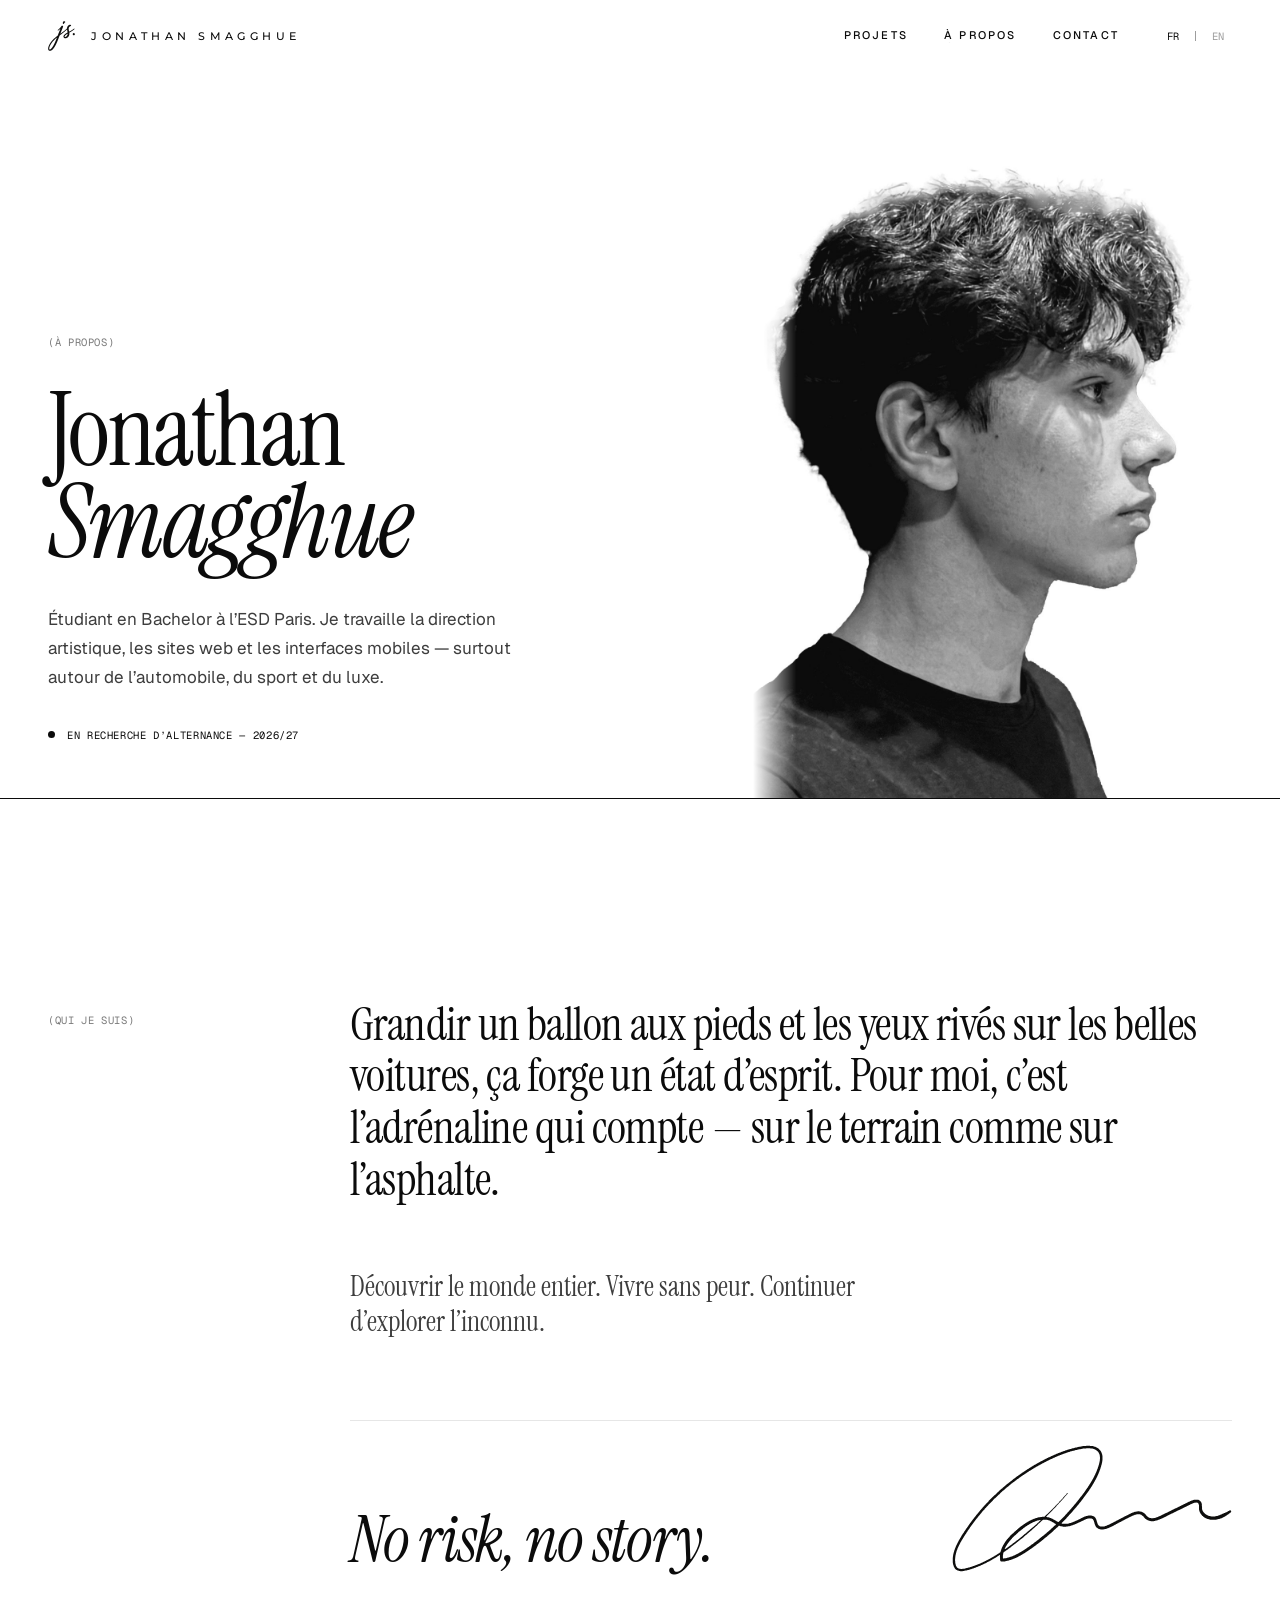
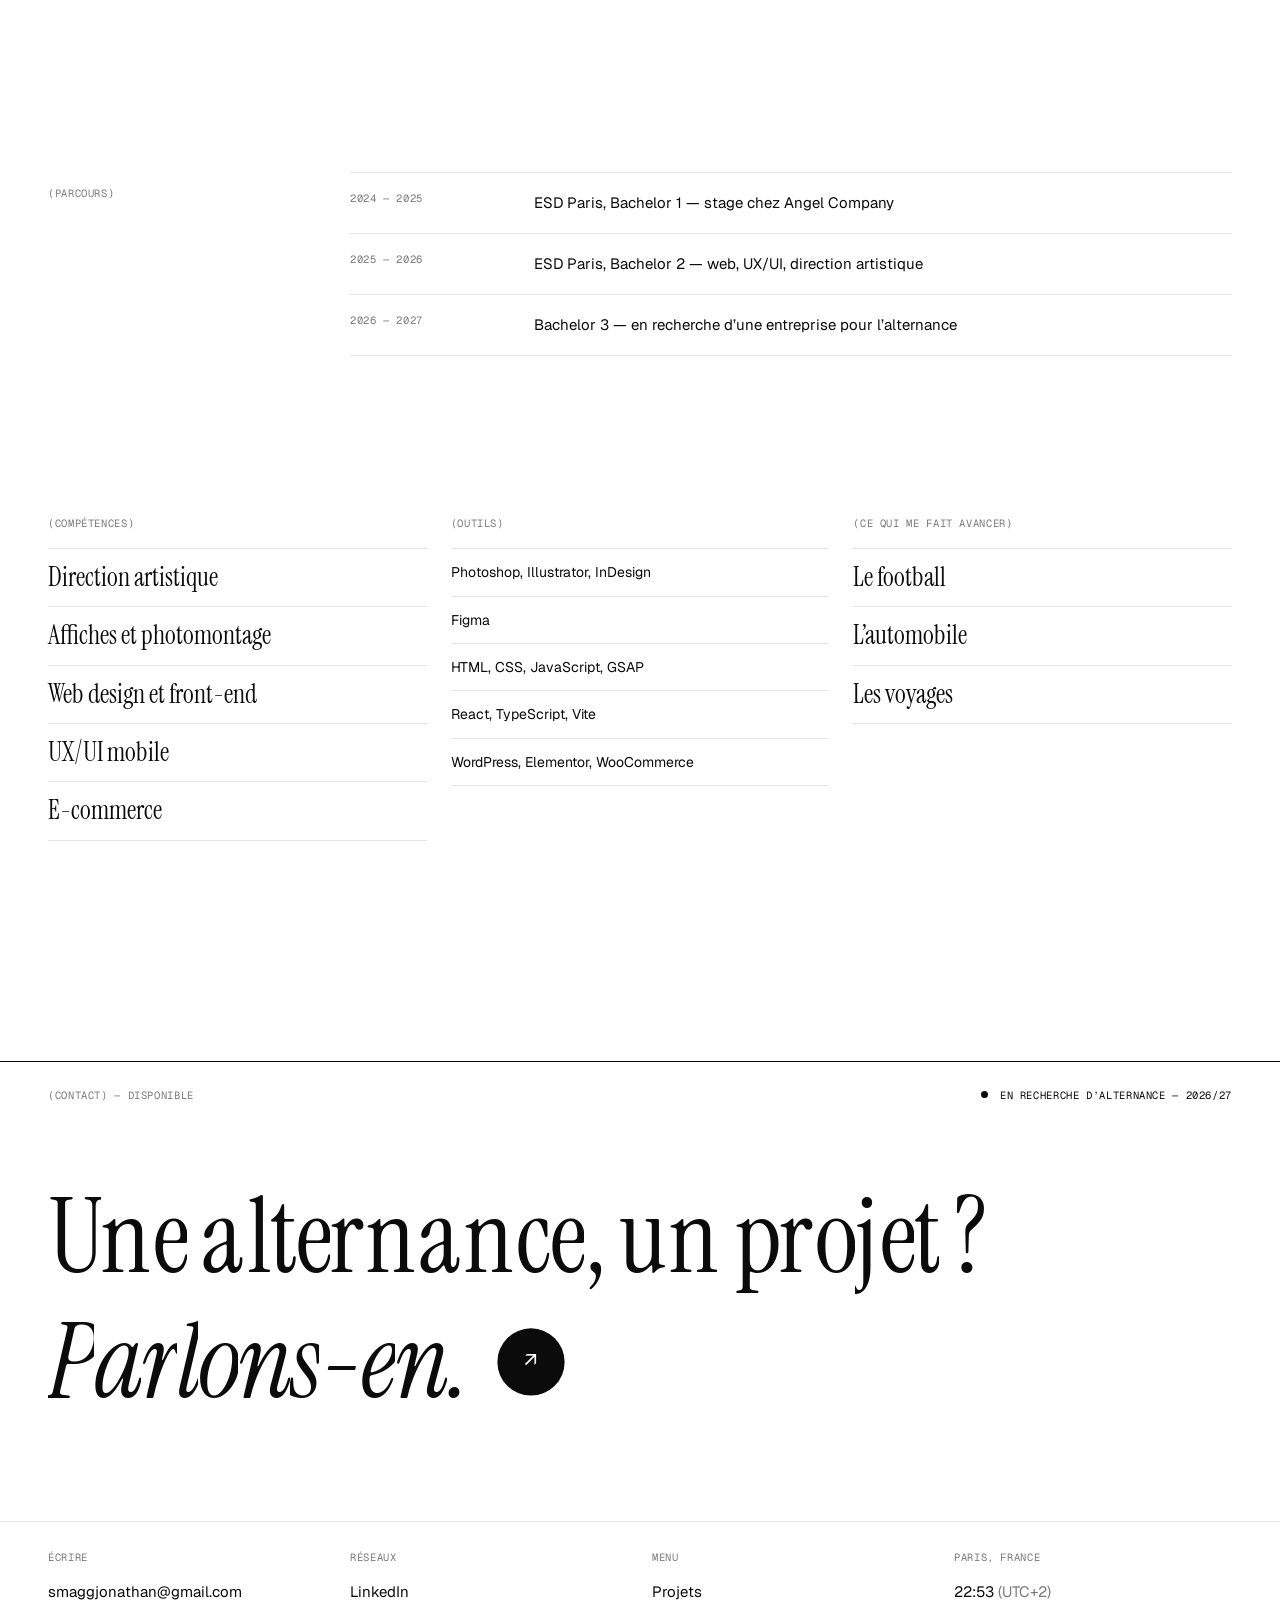
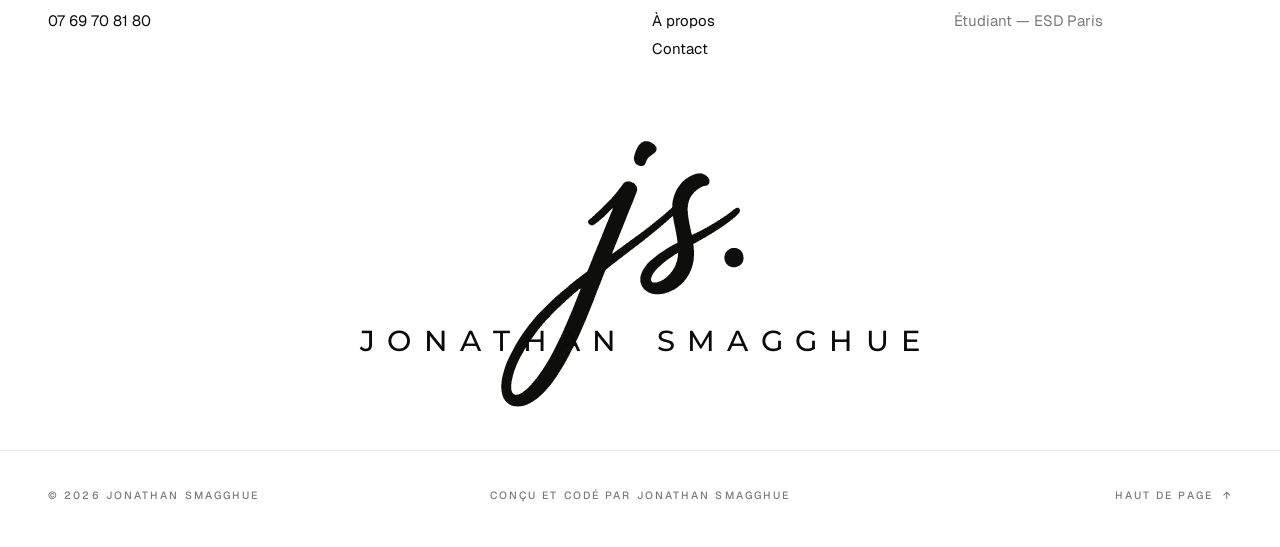
<file: about.html>
<!doctype html>
<html lang="fr">
<head>
<meta charset="utf-8">
<meta name="viewport" content="width=device-width, initial-scale=1">
<title>À propos — Jonathan Smagghue</title>
<meta name="description" content="Jonathan Smagghue — direction artistique, affiches, web design et UX/UI. Portfolio.">
<link rel="icon" href="assets/js-monogram-black.svg" type="image/svg+xml">
<link rel="stylesheet" href="site.css">
<link rel="preconnect" href="https://fonts.googleapis.com">
<link href="https://fonts.googleapis.com/css2?family=Instrument+Serif:ital@0;1&amp;family=Geist:wght@300;400;500&amp;family=Geist+Mono:wght@400&amp;family=Montserrat:wght@500&amp;display=swap" rel="stylesheet">
</head>
<body>
<div class="site" data-lang="fr">

<div class="cursor" id="cursor" aria-hidden="true"><div class="cursor-dot"></div><span class="cursor-label"></span></div>
<div class="progress" aria-hidden="true"></div>
<div class="hd-wrap">
<header class="hd">
<a class="logo" href="index.html" aria-label="Jonathan Smagghue — accueil"><img src="assets/js-monogram-black.svg" alt=""><span class="hide-sm">Jonathan Smagghue</span></a>
<div class="hd-r">
<nav class="nav"><a href="index.html#work"><span class="roll"><span class="roll-in"><span><span class="fr">Projets</span><span class="en">Work</span></span><span aria-hidden="true"><span class="fr">Projets</span><span class="en">Work</span></span></span></span></a><a href="about.html"><span class="roll"><span class="roll-in"><span><span class="fr">À propos</span><span class="en">About</span></span><span aria-hidden="true"><span class="fr">À propos</span><span class="en">About</span></span></span></span></a><a href="contact.html"><span class="roll"><span class="roll-in"><span>Contact</span><span aria-hidden="true">Contact</span></span></span></a></nav>
<div class="lang"><button class="lb-fr" type="button" data-set-lang="fr" aria-label="Français">FR</button><i></i><button class="lb-en" type="button" data-set-lang="en" aria-label="English">EN</button></div>
</div>
</header>
</div>

<section id="top" class="grid" style="padding-top: 150px; align-items: end; border-bottom: 1px solid #0B0B0B">
<div style="grid-column: 1 / span 6; display: flex; flex-direction: column; gap: 36px; padding-bottom: 56px">
<span class="mono muted"><span class="fr">(À propos)</span><span class="en">(About)</span></span>
<h1 class="ph1" style="font-size: clamp(60px, 8vw, 136px)">Jonathan <em>Smagghue</em></h1>
<p class="body fr" style="margin: 0; max-width: 480px; font-size: 17px">Étudiant en Bachelor à l’ESD Paris. Je travaille la direction artistique, les sites web et les interfaces mobiles — surtout autour de l’automobile, du sport et du luxe.</p><p class="body en" style="margin: 0; max-width: 480px; font-size: 17px">Bachelor student at ESD Paris. I work on art direction, websites and mobile interfaces — mostly around cars, sport and luxury.</p>
<span class="avail mono"><i></i><span class="fr">En recherche d’alternance — 2026/27</span><span class="en">Looking for a work-study position — 2026/27</span></span>
</div>
<img src="assets/portrait-hero.jpg" alt="Jonathan Smagghue, portrait de profil en noir et blanc" style="grid-column: 8 / span 5; width: 100%; height: auto; -webkit-mask-image: linear-gradient(to right, transparent 0, #000 9%); mask-image: linear-gradient(to right, transparent 0, #000 9%)">
</section>

<section class="grid" style="padding-top: 200px">
<span class="mono muted" style="grid-column: 1 / span 3; padding-top: 14px"><span class="fr">(Qui je suis)</span><span class="en">(Who I am)</span></span>
<p class="serif tx fr" style="grid-column: 4 / span 9; margin: 0; font-size: clamp(32px, 3.6vw, 58px); line-height: 1.12; letter-spacing: -0.012em">Grandir un ballon aux pieds et les yeux rivés sur les belles voitures, ça forge un état d’esprit. Pour moi, c’est l’adrénaline qui compte — sur le terrain comme sur l’asphalte.</p><p class="serif tx en" style="grid-column: 4 / span 9; margin: 0; font-size: clamp(32px, 3.6vw, 58px); line-height: 1.12; letter-spacing: -0.012em">Growing up with a ball at my feet and my eyes on beautiful cars shapes a state of mind. For me, it’s the adrenaline that counts — on the pitch or on the asphalt.</p>
<p class="serif tx soft fr" style="grid-column: 4 / span 6; margin: 64px 0 0; font-size: clamp(24px, 2.2vw, 34px); line-height: 1.25">Découvrir le monde entier. Vivre sans peur. Continuer d’explorer l’inconnu.</p><p class="serif tx soft en" style="grid-column: 4 / span 6; margin: 64px 0 0; font-size: clamp(24px, 2.2vw, 34px); line-height: 1.25">Discover the whole world. Live without fear. Keep exploring the unknown.</p>
<div class="tx" style="grid-column: 4 / span 9; display: flex; flex-wrap: wrap; justify-content: space-between; align-items: flex-end; gap: 24px; margin-top: 80px; padding-top: 24px; border-top: 1px solid #E6E6E6">
<p class="motto" style="margin: 0">No risk, no story.</p>
<img class="sig sig-rv" src="assets/signature-black.svg" alt="Signature de Jonathan Smagghue">
</div>
</section>

<section class="grid" style="padding-top: 200px">
<span class="mono muted" style="grid-column: 1 / span 3; padding-top: 14px"><span class="fr">(Parcours)</span><span class="en">(Path)</span></span>
<div class="tl" style="grid-column: 4 / span 9"><div><span class="mono muted">2024 — 2025</span><span><span class="fr">ESD Paris, Bachelor 1 — stage chez Angel Company</span><span class="en">ESD Paris, Bachelor year 1 — internship at Angel Company</span></span></div><div><span class="mono muted">2025 — 2026</span><span><span class="fr">ESD Paris, Bachelor 2 — web, UX/UI, direction artistique</span><span class="en">ESD Paris, Bachelor year 2 — web, UX/UI, art direction</span></span></div><div><span class="mono muted">2026 — 2027</span><span><span class="fr">Bachelor 3 — en recherche d’une entreprise pour l’alternance</span><span class="en">Bachelor year 3 — looking for a work-study company</span></span></div></div>
</section>

<section class="grid" style="padding-top: 160px">
<div style="grid-column: 1 / span 4; display: flex; flex-direction: column; gap: 18px"><span class="mono muted"><span class="fr">(Compétences)</span><span class="en">(Skills)</span></span><ul class="ls serif" style="font-size: clamp(22px, 2vw, 30px); line-height: 1.3"><li><span class="fr">Direction artistique</span><span class="en">Art direction</span></li><li><span class="fr">Affiches et photomontage</span><span class="en">Posters and photo compositing</span></li><li><span class="fr">Web design et front-end</span><span class="en">Web design and front-end</span></li><li><span class="fr">UX/UI mobile</span><span class="en">Mobile UX/UI</span></li><li>E-commerce</li></ul></div>
<div style="grid-column: 5 / span 4; display: flex; flex-direction: column; gap: 18px"><span class="mono muted"><span class="fr">(Outils)</span><span class="en">(Tools)</span></span><ul class="ls" style="font-size: 14px; line-height: 1.6"><li>Photoshop, Illustrator, InDesign</li><li>Figma</li><li>HTML, CSS, JavaScript, GSAP</li><li>React, TypeScript, Vite</li><li>WordPress, Elementor, WooCommerce</li></ul></div>
<div style="grid-column: 9 / span 4; display: flex; flex-direction: column; gap: 18px"><span class="mono muted"><span class="fr">(Ce qui me fait avancer)</span><span class="en">(What drives me)</span></span><ul class="ls serif" style="font-size: clamp(22px, 2vw, 30px); line-height: 1.3"><li><span class="fr">Le football</span><span class="en">Football</span></li><li><span class="fr">L’automobile</span><span class="en">Cars</span></li><li><span class="fr">Les voyages</span><span class="en">Travel</span></li></ul></div>
</section>

<footer class="ft">
<div class="grid ft-top">
<span class="mono muted" style="grid-column: 1 / span 6"><span class="fr">(Contact) — Disponible</span><span class="en">(Contact) — Available</span></span>
<span class="avail mono" style="grid-column: 7 / span 6; justify-content: flex-end"><i></i><span class="fr">En recherche d’alternance — 2026/27</span><span class="en">Looking for a work-study position — 2026/27</span></span>
</div>
<a class="ft-cta hv" href="contact.html" data-cursor="Écrire" data-cursor-en="Write">
<span class="ft-l1"><span class="fr"><span class="sx"><span class="sr">Une alternance, un projet ?</span><span aria-hidden="true"><span class="wd"><span class="c" style="--i: 0"><span>U</span><span>U</span></span><span class="c" style="--i: 1"><span>n</span><span>n</span></span><span class="c" style="--i: 2"><span>e</span><span>e</span></span></span> <span class="wd"><span class="c" style="--i: 4"><span>a</span><span>a</span></span><span class="c" style="--i: 5"><span>l</span><span>l</span></span><span class="c" style="--i: 6"><span>t</span><span>t</span></span><span class="c" style="--i: 7"><span>e</span><span>e</span></span><span class="c" style="--i: 8"><span>r</span><span>r</span></span><span class="c" style="--i: 9"><span>n</span><span>n</span></span><span class="c" style="--i: 10"><span>a</span><span>a</span></span><span class="c" style="--i: 11"><span>n</span><span>n</span></span><span class="c" style="--i: 12"><span>c</span><span>c</span></span><span class="c" style="--i: 13"><span>e</span><span>e</span></span><span class="c" style="--i: 14"><span>,</span><span>,</span></span></span> <span class="wd"><span class="c" style="--i: 16"><span>u</span><span>u</span></span><span class="c" style="--i: 17"><span>n</span><span>n</span></span></span> <span class="wd"><span class="c" style="--i: 19"><span>p</span><span>p</span></span><span class="c" style="--i: 20"><span>r</span><span>r</span></span><span class="c" style="--i: 21"><span>o</span><span>o</span></span><span class="c" style="--i: 22"><span>j</span><span>j</span></span><span class="c" style="--i: 23"><span>e</span><span>e</span></span><span class="c" style="--i: 24"><span>t</span><span>t</span></span></span> <span class="wd"><span class="c" style="--i: 26"><span>?</span><span>?</span></span></span></span></span></span><span class="en"><span class="sx"><span class="sr">Work-study, a project?</span><span aria-hidden="true"><span class="wd"><span class="c" style="--i: 0"><span>W</span><span>W</span></span><span class="c" style="--i: 1"><span>o</span><span>o</span></span><span class="c" style="--i: 2"><span>r</span><span>r</span></span><span class="c" style="--i: 3"><span>k</span><span>k</span></span><span class="c" style="--i: 4"><span>-</span><span>-</span></span><span class="c" style="--i: 5"><span>s</span><span>s</span></span><span class="c" style="--i: 6"><span>t</span><span>t</span></span><span class="c" style="--i: 7"><span>u</span><span>u</span></span><span class="c" style="--i: 8"><span>d</span><span>d</span></span><span class="c" style="--i: 9"><span>y</span><span>y</span></span><span class="c" style="--i: 10"><span>,</span><span>,</span></span></span> <span class="wd"><span class="c" style="--i: 12"><span>a</span><span>a</span></span></span> <span class="wd"><span class="c" style="--i: 14"><span>p</span><span>p</span></span><span class="c" style="--i: 15"><span>r</span><span>r</span></span><span class="c" style="--i: 16"><span>o</span><span>o</span></span><span class="c" style="--i: 17"><span>j</span><span>j</span></span><span class="c" style="--i: 18"><span>e</span><span>e</span></span><span class="c" style="--i: 19"><span>c</span><span>c</span></span><span class="c" style="--i: 20"><span>t</span><span>t</span></span><span class="c" style="--i: 21"><span>?</span><span>?</span></span></span></span></span></span></span>
<span class="ft-l2"><em><span class="fr"><span class="sx"><span class="sr">Parlons-en.</span><span aria-hidden="true"><span class="wd"><span class="c" style="--i: 0"><span>P</span><span>P</span></span><span class="c" style="--i: 1"><span>a</span><span>a</span></span><span class="c" style="--i: 2"><span>r</span><span>r</span></span><span class="c" style="--i: 3"><span>l</span><span>l</span></span><span class="c" style="--i: 4"><span>o</span><span>o</span></span><span class="c" style="--i: 5"><span>n</span><span>n</span></span><span class="c" style="--i: 6"><span>s</span><span>s</span></span><span class="c" style="--i: 7"><span>-</span><span>-</span></span><span class="c" style="--i: 8"><span>e</span><span>e</span></span><span class="c" style="--i: 9"><span>n</span><span>n</span></span><span class="c" style="--i: 10"><span>.</span><span>.</span></span></span></span></span></span><span class="en"><span class="sx"><span class="sr">Let’s talk.</span><span aria-hidden="true"><span class="wd"><span class="c" style="--i: 0"><span>L</span><span>L</span></span><span class="c" style="--i: 1"><span>e</span><span>e</span></span><span class="c" style="--i: 2"><span>t</span><span>t</span></span><span class="c" style="--i: 3"><span>’</span><span>’</span></span><span class="c" style="--i: 4"><span>s</span><span>s</span></span></span> <span class="wd"><span class="c" style="--i: 6"><span>t</span><span>t</span></span><span class="c" style="--i: 7"><span>a</span><span>a</span></span><span class="c" style="--i: 8"><span>l</span><span>l</span></span><span class="c" style="--i: 9"><span>k</span><span>k</span></span><span class="c" style="--i: 10"><span>.</span><span>.</span></span></span></span></span></span></em><span class="ft-btn" aria-hidden="true">↗</span></span>
</a>
<div class="grid ft-cols">
<div class="ft-c"><span class="mono muted"><span class="fr">Écrire</span><span class="en">Email</span></span><ul><li><a class="ul " href="mailto:smaggjonathan@gmail.com">smaggjonathan@gmail.com</a></li><li><a class="ul " href="tel:+33769708180">07 69 70 81 80</a></li></ul></div>
<div class="ft-c"><span class="mono muted"><span class="fr">Réseaux</span><span class="en">Social</span></span><ul><li><a class="ul " href="https://www.linkedin.com/in/jonathan-smagghue-3820a13a5/">LinkedIn</a></li></ul></div>
<div class="ft-c"><span class="mono muted">Menu</span><ul><li><a class="ul " href="index.html#work"><span class="fr">Projets</span><span class="en">Work</span></a></li><li><a class="ul " href="about.html"><span class="fr">À propos</span><span class="en">About</span></a></li><li><a class="ul " href="contact.html">Contact</a></li></ul></div>
<div class="ft-c"><span class="mono muted">Paris, France</span><ul><li><span class="clock">--:--</span> <span class="muted">(UTC+2)</span></li><li class="muted"><span class="fr">Étudiant — ESD Paris</span><span class="en">Student — ESD Paris</span></li></ul></div>
</div>
<div class="foot pad" style="padding-top: 64px; padding-bottom: 8px"><div class="lockup" role="img" aria-label="Jonathan Smagghue" style="width: min(560px, 80%); margin: 0 auto"><img class="lk-mono" src="assets/js-monogram-black.svg" alt=""><div class="lk-word" aria-hidden="true"><span>J</span><span>O</span><span>N</span><span>A</span><span>T</span><span>H</span><span>A</span><span>N</span><span class="sp"></span><span>S</span><span>M</span><span>A</span><span>G</span><span>G</span><span>H</span><span>U</span><span>E</span></div></div></div>
<div class="grid label muted ft-bar">
<span style="grid-column: 1 / span 4">© 2026 Jonathan Smagghue</span>
<span class="hide-sm" style="grid-column: 5 / span 4; text-align: center"><span class="fr">Conçu et codé par Jonathan Smagghue</span><span class="en">Designed and coded by Jonathan Smagghue</span></span>
<a class="more" href="#top" style="grid-column: 9 / span 4; justify-content: flex-end; color: #7A7A7A"><span class="fr">Haut de page</span><span class="en">Back to top</span> <span aria-hidden="true">↑</span></a>
</div>
</footer>

</div>
<script>
(function () {
  var root = document.querySelector('.site');
  function setLang(l) {
    root.setAttribute('data-lang', l);
    document.documentElement.lang = l;
    try { localStorage.setItem('js-lang', l); } catch (e) {}
  }
  var saved = null;
  try { saved = localStorage.getItem('js-lang'); } catch (e) {}
  if (saved === 'en' || saved === 'fr') setLang(saved);
  document.querySelectorAll('[data-set-lang]').forEach(function (b) {
    b.addEventListener('click', function () { setLang(b.getAttribute('data-set-lang')); });
  });
  var initTrail = function (hero) {
      var imgs = Array.prototype.slice.call(hero.querySelectorAll('.tr-i'));
      if (!imgs.length || !imgs[0].animate) return function () {};
      var reduce = window.matchMedia('(prefers-reduced-motion: reduce)').matches;
      var k = 0, z = 1, lx = null, ly = null, last = -1e9, next = 0, raf = 0, lastSpawn = -1e9;
      function spawn(x, y) {
        lastSpawn = performance.now();
      var el = imgs[k++ % imgs.length];
        el.style.left = x + 'px'; el.style.top = y + 'px'; el.style.zIndex = ++z;
        el.animate([
          { opacity: 0, transform: 'translate(-50%,-50%) scale(.55) rotate(-4deg)' },
          { opacity: 1, transform: 'translate(-50%,-50%) scale(1) rotate(0deg)', offset: 0.16 },
          { opacity: 1, transform: 'translate(-50%,-50%) scale(1)', offset: 0.68 },
          { opacity: 0, transform: 'translate(-50%,-50%) scale(.9)' }
        ], { duration: 2800, easing: 'cubic-bezier(.19,.7,.1,1)', fill: 'forwards' });
      }
      function move(e) {
        var r = hero.getBoundingClientRect(), x = e.clientX - r.left, y = e.clientY - r.top;
        last = performance.now();
        if ((lx === null || Math.hypot(x - lx, y - ly) > 180) && performance.now() - lastSpawn > 260) { spawn(x, y); lx = x; ly = y; }
      }
      hero.addEventListener('mousemove', move);
      function loop(t) {
        if (!reduce && t - last > 2600 && t > next) {
          var r = hero.getBoundingClientRect();
          if (r.bottom > 0 && r.top < window.innerHeight) {
            var a = t / 3200;
            spawn(r.width * (0.5 + 0.34 * Math.sin(a)), r.height * (0.5 + 0.2 * Math.sin(a * 2)));
          }
          next = t + 950;
        }
        raf = requestAnimationFrame(loop);
      }
      raf = requestAnimationFrame(loop);
      return function () { cancelAnimationFrame(raf); hero.removeEventListener('mousemove', move); };
    };
  var hero = document.querySelector('.hx');
  if (hero) initTrail(hero);
  function tickClock() {
    var t = new Date().toLocaleTimeString('fr-FR', { timeZone: 'Europe/Paris', hour: '2-digit', minute: '2-digit' });
    document.querySelectorAll('.clock').forEach(function (c) { c.textContent = t; });
  }
  tickClock(); setInterval(tickClock, 30000);
  document.querySelectorAll('video').forEach(function (v) {
    v.muted = true; v.playsInline = true; var p = v.play(); if (p && p.catch) p.catch(function () {});
  });
  var cur = document.getElementById('cursor');
  if (!cur || window.matchMedia('(hover: none)').matches) return;
  var label = cur.querySelector('.cursor-label');
  var x = -200, y = -200, tx = -200, ty = -200;
  document.addEventListener('mousemove', function (e) {
    tx = e.clientX; ty = e.clientY;
    cur.classList.add('on');
    var t = e.target.closest ? e.target.closest('[data-cursor]') : null;
    if (t) {
      var en = root.getAttribute('data-lang') === 'en' && t.getAttribute('data-cursor-en');
      label.textContent = en || t.getAttribute('data-cursor'); cur.classList.add('is-view');
    } else { cur.classList.remove('is-view'); }
  });
  document.documentElement.addEventListener('mouseleave', function () { cur.classList.remove('on', 'is-view'); });
  (function tick() {
    x += (tx - x) * 0.18; y += (ty - y) * 0.18;
    cur.style.transform = 'translate3d(' + x.toFixed(1) + 'px,' + y.toFixed(1) + 'px,0)';
    requestAnimationFrame(tick);
  })();
})();
</script>
</body>
</html>
</file>
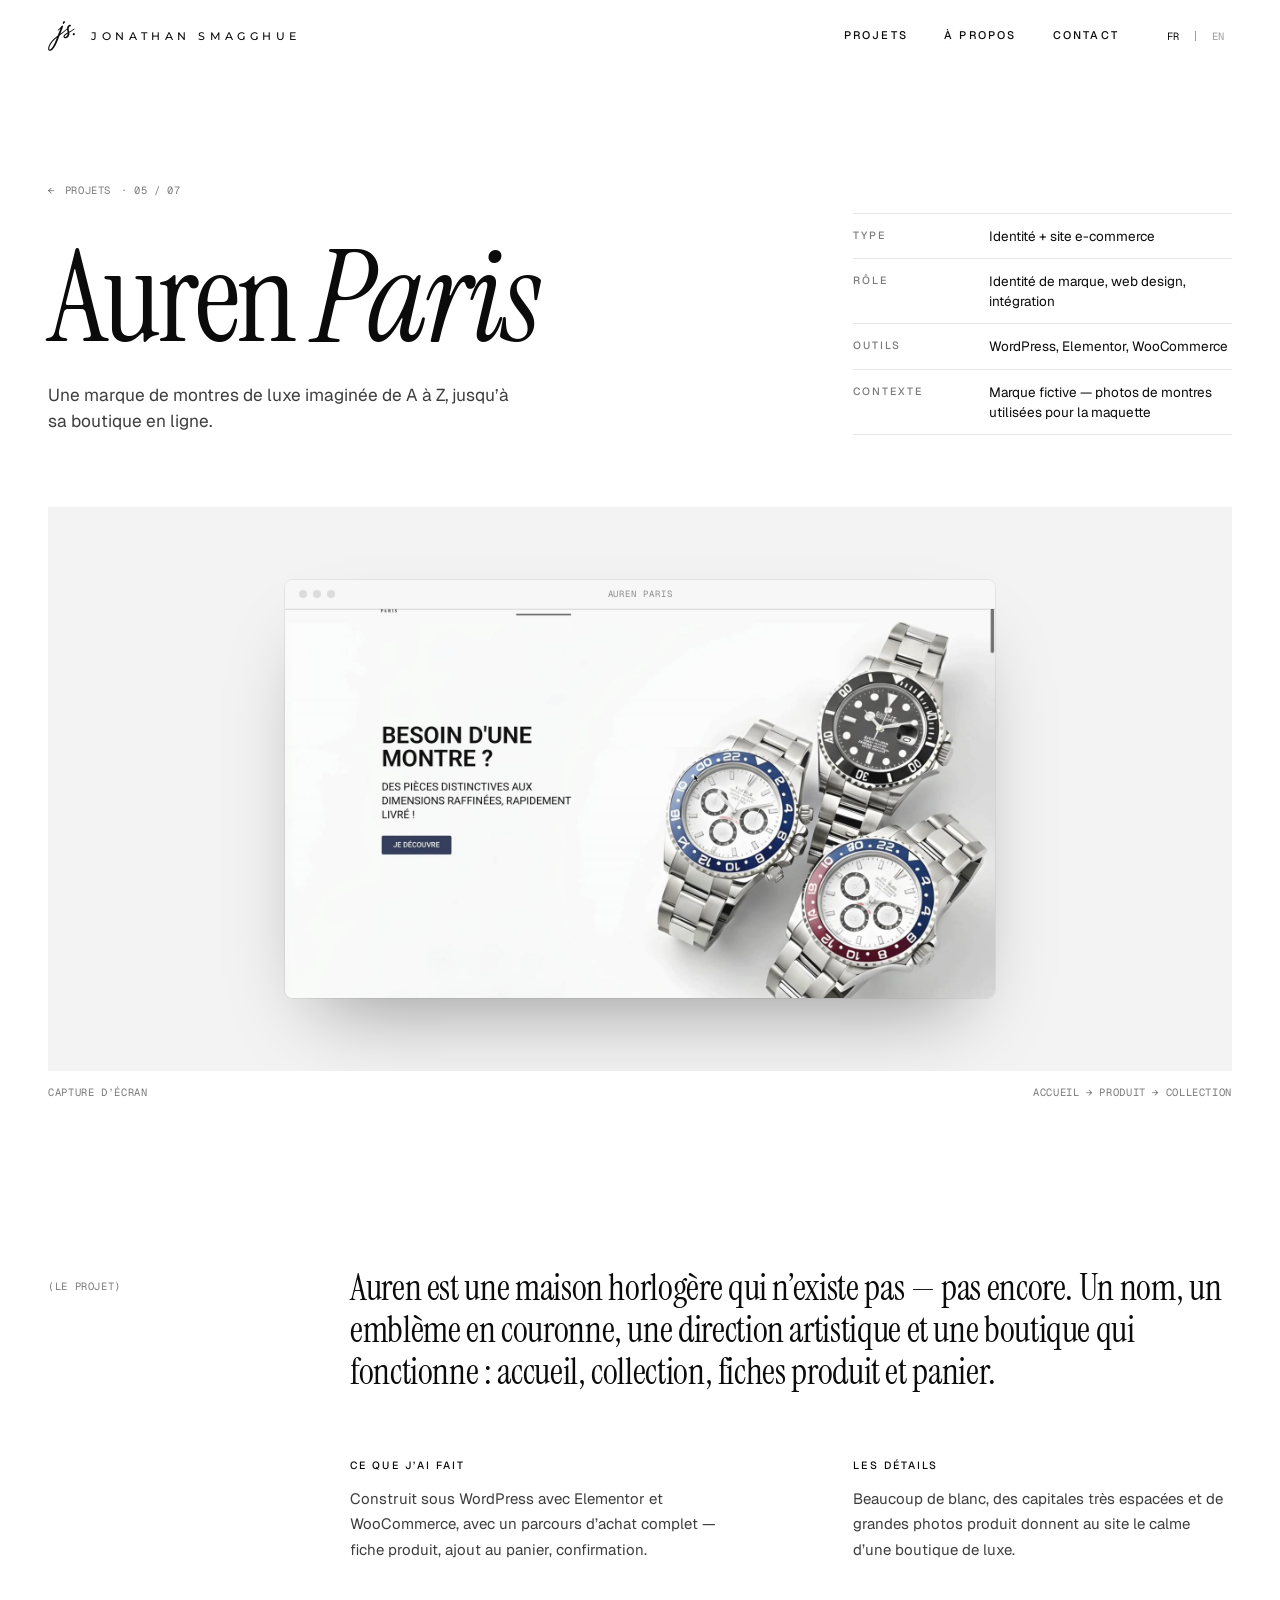
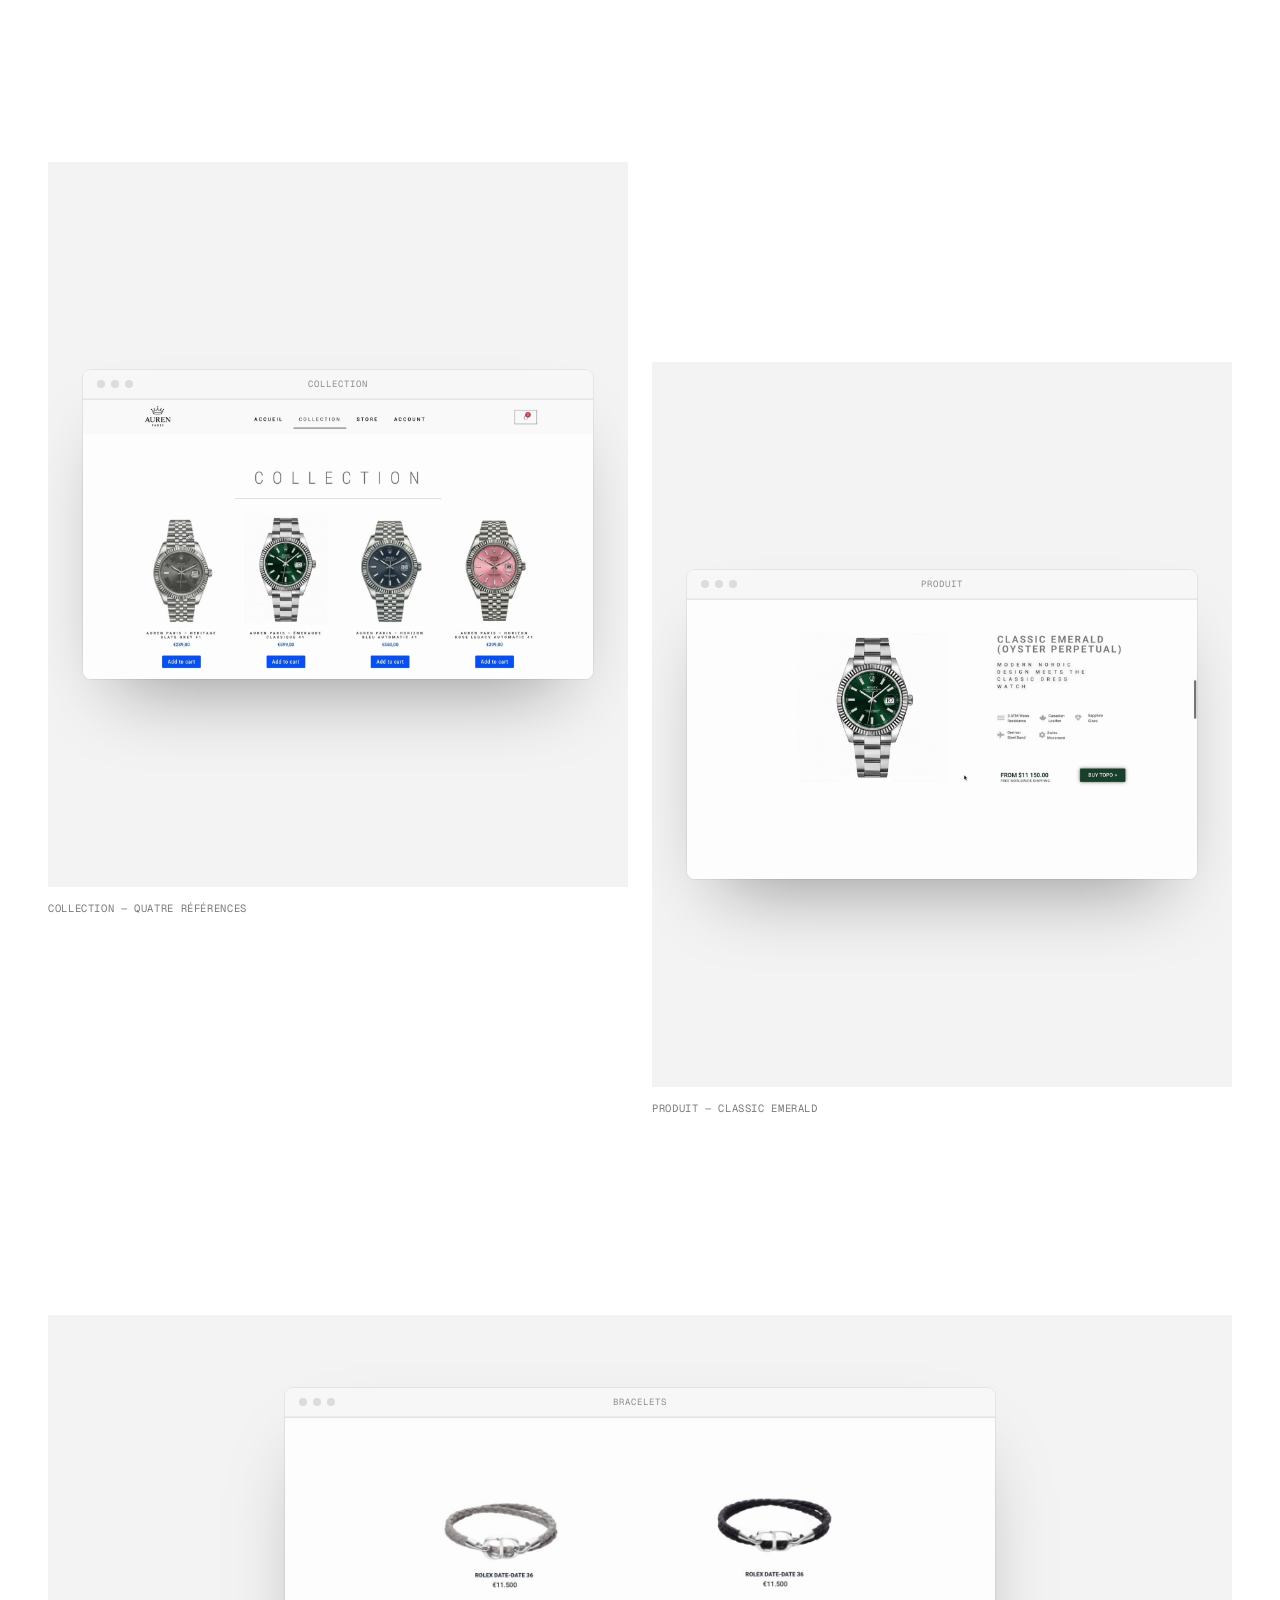
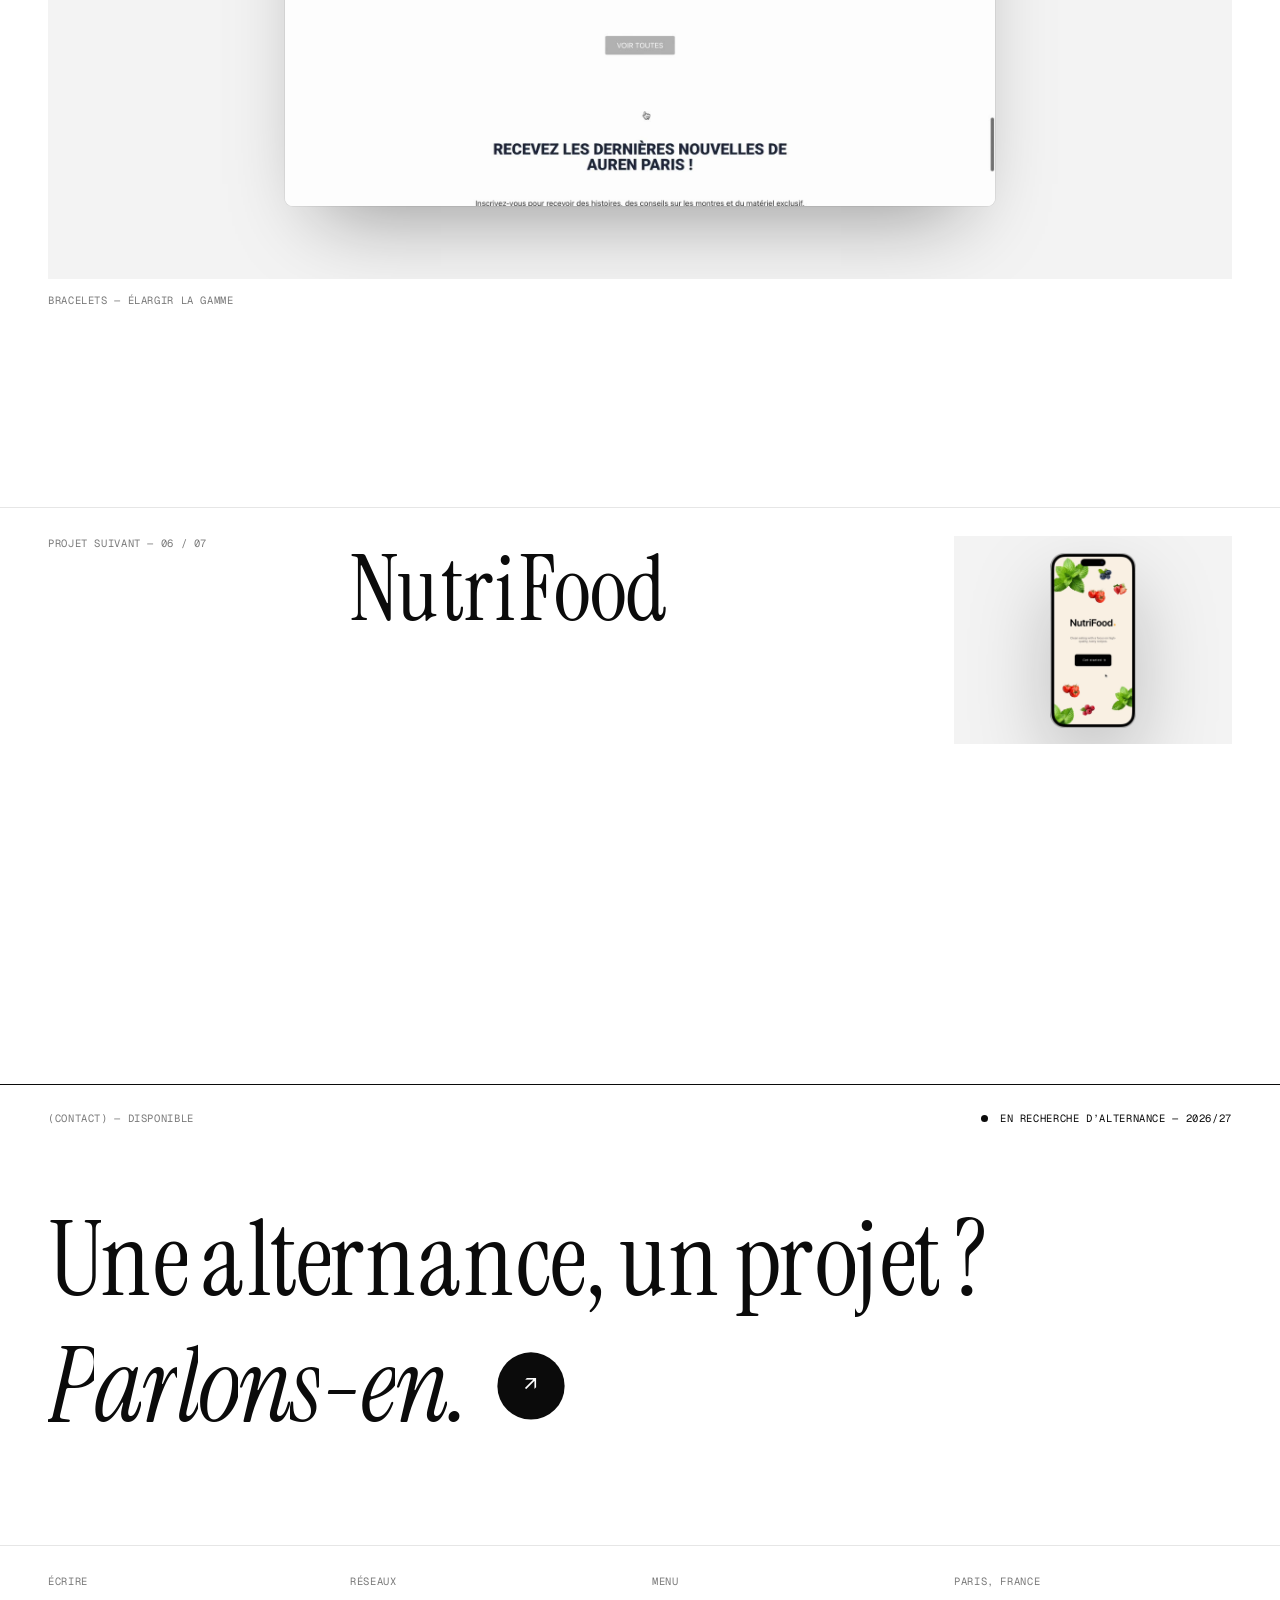
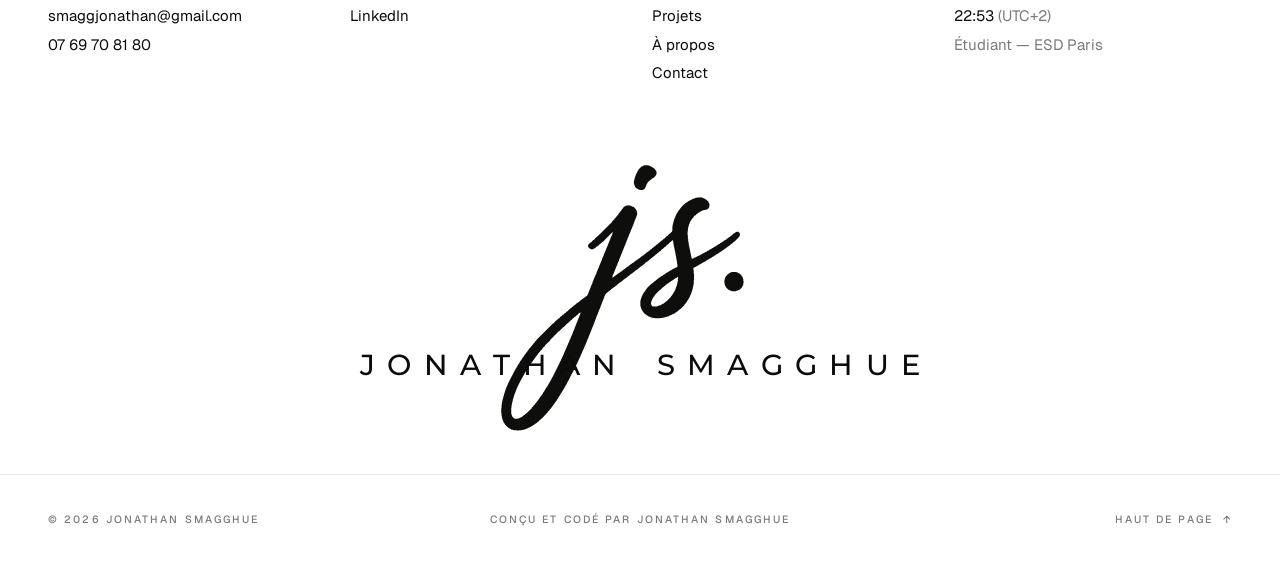
<file: auren.html>
<!doctype html>
<html lang="fr">
<head>
<meta charset="utf-8">
<meta name="viewport" content="width=device-width, initial-scale=1">
<title>Auren Paris — Jonathan Smagghue</title>
<meta name="description" content="Jonathan Smagghue — direction artistique, affiches, web design et UX/UI. Portfolio.">
<link rel="icon" href="assets/js-monogram-black.svg" type="image/svg+xml">
<link rel="stylesheet" href="site.css">
<link rel="preconnect" href="https://fonts.googleapis.com">
<link href="https://fonts.googleapis.com/css2?family=Instrument+Serif:ital@0;1&amp;family=Geist:wght@300;400;500&amp;family=Geist+Mono:wght@400&amp;family=Montserrat:wght@500&amp;display=swap" rel="stylesheet">
</head>
<body>
<div class="site" data-lang="fr">

<div class="cursor" id="cursor" aria-hidden="true"><div class="cursor-dot"></div><span class="cursor-label"></span></div>
<div class="progress" aria-hidden="true"></div>
<div class="hd-wrap">
<header class="hd">
<a class="logo" href="index.html" aria-label="Jonathan Smagghue — accueil"><img src="assets/js-monogram-black.svg" alt=""><span class="hide-sm">Jonathan Smagghue</span></a>
<div class="hd-r">
<nav class="nav"><a href="index.html#work"><span class="roll"><span class="roll-in"><span><span class="fr">Projets</span><span class="en">Work</span></span><span aria-hidden="true"><span class="fr">Projets</span><span class="en">Work</span></span></span></span></a><a href="about.html"><span class="roll"><span class="roll-in"><span><span class="fr">À propos</span><span class="en">About</span></span><span aria-hidden="true"><span class="fr">À propos</span><span class="en">About</span></span></span></span></a><a href="contact.html"><span class="roll"><span class="roll-in"><span>Contact</span><span aria-hidden="true">Contact</span></span></span></a></nav>
<div class="lang"><button class="lb-fr" type="button" data-set-lang="fr" aria-label="Français">FR</button><i></i><button class="lb-en" type="button" data-set-lang="en" aria-label="English">EN</button></div>
</div>
</header>
</div>

<section id="top" class="grid" style="padding-top: 168px; padding-bottom: 72px; align-items: end">
<div style="grid-column: 1 / span 7; display: flex; flex-direction: column; gap: 28px">
<a class="more mono muted" href="index.html#work"><span aria-hidden="true">←</span> <span class="fr">Projets</span><span class="en">Work</span> · 05 / 07</a>
<h1 class="ph1">Auren <em>Paris</em></h1>
<p class="hero-lead fr">Une marque de montres de luxe imaginée de A à Z, jusqu’à sa boutique en ligne.</p><p class="hero-lead en">A luxury watch brand imagined from A to Z, right down to its online store.</p>

</div>
<dl class="meta" style="grid-column: 9 / span 4"><div><dt>Type</dt><dd><span class="fr">Identité + site e-commerce</span><span class="en">Brand identity + e-commerce site</span></dd></div><div><dt><span class="fr">Rôle</span><span class="en">Role</span></dt><dd><span class="fr">Identité de marque, web design, intégration</span><span class="en">Brand identity, web design, build</span></dd></div><div><dt><span class="fr">Outils</span><span class="en">Tools</span></dt><dd>WordPress, Elementor, WooCommerce</dd></div><div><dt><span class="fr">Contexte</span><span class="en">Context</span></dt><dd><span class="fr">Marque fictive — photos de montres utilisées pour la maquette</span><span class="en">Concept brand — watch imagery used for mock-up only</span></dd></div></dl>
</section>

<section class="pad">
<div class="scene wide rv"><div class="browser "><div class="bbar"><i></i><i></i><i></i><span>Auren Paris</span></div><video src="assets/auren.mp4" poster="assets/auren-hero.jpg" autoplay="" muted="" loop="" playsinline="" preload="metadata" aria-label="Auren Paris"></video></div></div>
<div class="cap mono"><span><span class="fr">Capture d’écran</span><span class="en">Screen recording</span></span><span><span class="fr">Accueil → produit → collection</span><span class="en">Home → product → collection</span></span></div>
</section>

<section class="grid" style="padding-top: 168px">
<span class="mono muted" style="grid-column: 1 / span 3; padding-top: 12px"><span class="fr">(Le projet)</span><span class="en">(The project)</span></span>
<p class="serif tx fr" style="grid-column: 4 / span 9; margin: 0; font-size: clamp(28px, 2.8vw, 44px); line-height: 1.18; letter-spacing: -0.01em">Auren est une maison horlogère qui n’existe pas — pas encore. Un nom, un emblème en couronne, une direction artistique et une boutique qui fonctionne : accueil, collection, fiches produit et panier.</p><p class="serif tx en" style="grid-column: 4 / span 9; margin: 0; font-size: clamp(28px, 2.8vw, 44px); line-height: 1.18; letter-spacing: -0.01em">Auren is a watch house that does not exist — yet. A name, a crown emblem, an art direction and a store that works: home, collection, product pages and cart.</p>
<div class="blk tx" style="grid-column: 4 / span 4; margin-top: 64px"><span class="label"><span class="fr">Ce que j’ai fait</span><span class="en">What I did</span></span><p><span class="fr">Construit sous WordPress avec Elementor et WooCommerce, avec un parcours d’achat complet — fiche produit, ajout au panier, confirmation.</span><span class="en">Built on WordPress with Elementor and WooCommerce, with a full shopping flow — product details, add to cart, cart confirmation.</span></p></div>
<div class="blk tx" style="grid-column: 9 / span 4; margin-top: 64px"><span class="label"><span class="fr">Les détails</span><span class="en">The details</span></span><p><span class="fr">Beaucoup de blanc, des capitales très espacées et de grandes photos produit donnent au site le calme d’une boutique de luxe.</span><span class="en">White space, widely tracked capitals and large product photography give the store the calm of a boutique.</span></p></div>
</section>

<section class="grid" style="align-items: start; padding-top: 200px">
<div style="grid-column: 1 / span 6; display: flex; flex-direction: column"><div class="scene half rv"><div class="browser "><div class="bbar"><i></i><i></i><i></i><span>Collection</span></div><img src="assets/auren-collection.jpg" alt="Collection"></div></div><div class="cap mono"><span><span class="fr">Collection — quatre références</span><span class="en">Collection — four references</span></span></div></div>
<div style="grid-column: 7 / span 6; display: flex; flex-direction: column; margin-top: 200px"><div class="scene half rv"><div class="browser "><div class="bbar"><i></i><i></i><i></i><span>Produit</span></div><img src="assets/auren-product.jpg" alt="Produit"></div></div><div class="cap mono"><span><span class="fr">Produit — Classic Emerald</span><span class="en">Product — Classic Emerald</span></span></div></div>
</section>
<section class="pad" style="padding-top: 200px"><div class="scene wide rv"><div class="browser "><div class="bbar"><i></i><i></i><i></i><span>Bracelets</span></div><img src="assets/auren-bracelet.jpg" alt="Bracelets"></div></div><div class="cap mono"><span><span class="fr">Bracelets — élargir la gamme</span><span class="en">Bracelets — extending the range</span></span></div></section>



<section style="margin-top: 200px; border-top: 1px solid #E6E6E6">
<a class="next card" href="nutrifood.html" data-cursor="Suivant" data-cursor-en="Next" aria-label="NutriFood">
<span class="mono muted" style="grid-column: 1 / span 3"><span class="fr">Projet suivant</span><span class="en">Next project</span> — 06 / 07</span>
<span class="serif" style="grid-column: 4 / span 5; font-size: clamp(48px, 7vw, 112px); line-height: 0.95; letter-spacing: -0.02em"><span class="sx"><span class="sr">NutriFood</span><span aria-hidden="true"><span class="wd"><span class="c" style="--i: 0"><span>N</span><span>N</span></span><span class="c" style="--i: 1"><span>u</span><span>u</span></span><span class="c" style="--i: 2"><span>t</span><span>t</span></span><span class="c" style="--i: 3"><span>r</span><span>r</span></span><span class="c" style="--i: 4"><span>i</span><span>i</span></span><span class="c" style="--i: 5"><span>F</span><span>F</span></span><span class="c" style="--i: 6"><span>o</span><span>o</span></span><span class="c" style="--i: 7"><span>o</span><span>o</span></span><span class="c" style="--i: 8"><span>d</span><span>d</span></span></span></span></span></span>
<span class="scene" style="grid-column: 10 / span 3; aspect-ratio: 4 / 3"><img class="dev" src="assets/nutri-plan.webp" alt="" style="height: 84%"></span>
</a>
</section>

<footer class="ft">
<div class="grid ft-top">
<span class="mono muted" style="grid-column: 1 / span 6"><span class="fr">(Contact) — Disponible</span><span class="en">(Contact) — Available</span></span>
<span class="avail mono" style="grid-column: 7 / span 6; justify-content: flex-end"><i></i><span class="fr">En recherche d’alternance — 2026/27</span><span class="en">Looking for a work-study position — 2026/27</span></span>
</div>
<a class="ft-cta hv" href="contact.html" data-cursor="Écrire" data-cursor-en="Write">
<span class="ft-l1"><span class="fr"><span class="sx"><span class="sr">Une alternance, un projet ?</span><span aria-hidden="true"><span class="wd"><span class="c" style="--i: 0"><span>U</span><span>U</span></span><span class="c" style="--i: 1"><span>n</span><span>n</span></span><span class="c" style="--i: 2"><span>e</span><span>e</span></span></span> <span class="wd"><span class="c" style="--i: 4"><span>a</span><span>a</span></span><span class="c" style="--i: 5"><span>l</span><span>l</span></span><span class="c" style="--i: 6"><span>t</span><span>t</span></span><span class="c" style="--i: 7"><span>e</span><span>e</span></span><span class="c" style="--i: 8"><span>r</span><span>r</span></span><span class="c" style="--i: 9"><span>n</span><span>n</span></span><span class="c" style="--i: 10"><span>a</span><span>a</span></span><span class="c" style="--i: 11"><span>n</span><span>n</span></span><span class="c" style="--i: 12"><span>c</span><span>c</span></span><span class="c" style="--i: 13"><span>e</span><span>e</span></span><span class="c" style="--i: 14"><span>,</span><span>,</span></span></span> <span class="wd"><span class="c" style="--i: 16"><span>u</span><span>u</span></span><span class="c" style="--i: 17"><span>n</span><span>n</span></span></span> <span class="wd"><span class="c" style="--i: 19"><span>p</span><span>p</span></span><span class="c" style="--i: 20"><span>r</span><span>r</span></span><span class="c" style="--i: 21"><span>o</span><span>o</span></span><span class="c" style="--i: 22"><span>j</span><span>j</span></span><span class="c" style="--i: 23"><span>e</span><span>e</span></span><span class="c" style="--i: 24"><span>t</span><span>t</span></span></span> <span class="wd"><span class="c" style="--i: 26"><span>?</span><span>?</span></span></span></span></span></span><span class="en"><span class="sx"><span class="sr">Work-study, a project?</span><span aria-hidden="true"><span class="wd"><span class="c" style="--i: 0"><span>W</span><span>W</span></span><span class="c" style="--i: 1"><span>o</span><span>o</span></span><span class="c" style="--i: 2"><span>r</span><span>r</span></span><span class="c" style="--i: 3"><span>k</span><span>k</span></span><span class="c" style="--i: 4"><span>-</span><span>-</span></span><span class="c" style="--i: 5"><span>s</span><span>s</span></span><span class="c" style="--i: 6"><span>t</span><span>t</span></span><span class="c" style="--i: 7"><span>u</span><span>u</span></span><span class="c" style="--i: 8"><span>d</span><span>d</span></span><span class="c" style="--i: 9"><span>y</span><span>y</span></span><span class="c" style="--i: 10"><span>,</span><span>,</span></span></span> <span class="wd"><span class="c" style="--i: 12"><span>a</span><span>a</span></span></span> <span class="wd"><span class="c" style="--i: 14"><span>p</span><span>p</span></span><span class="c" style="--i: 15"><span>r</span><span>r</span></span><span class="c" style="--i: 16"><span>o</span><span>o</span></span><span class="c" style="--i: 17"><span>j</span><span>j</span></span><span class="c" style="--i: 18"><span>e</span><span>e</span></span><span class="c" style="--i: 19"><span>c</span><span>c</span></span><span class="c" style="--i: 20"><span>t</span><span>t</span></span><span class="c" style="--i: 21"><span>?</span><span>?</span></span></span></span></span></span></span>
<span class="ft-l2"><em><span class="fr"><span class="sx"><span class="sr">Parlons-en.</span><span aria-hidden="true"><span class="wd"><span class="c" style="--i: 0"><span>P</span><span>P</span></span><span class="c" style="--i: 1"><span>a</span><span>a</span></span><span class="c" style="--i: 2"><span>r</span><span>r</span></span><span class="c" style="--i: 3"><span>l</span><span>l</span></span><span class="c" style="--i: 4"><span>o</span><span>o</span></span><span class="c" style="--i: 5"><span>n</span><span>n</span></span><span class="c" style="--i: 6"><span>s</span><span>s</span></span><span class="c" style="--i: 7"><span>-</span><span>-</span></span><span class="c" style="--i: 8"><span>e</span><span>e</span></span><span class="c" style="--i: 9"><span>n</span><span>n</span></span><span class="c" style="--i: 10"><span>.</span><span>.</span></span></span></span></span></span><span class="en"><span class="sx"><span class="sr">Let’s talk.</span><span aria-hidden="true"><span class="wd"><span class="c" style="--i: 0"><span>L</span><span>L</span></span><span class="c" style="--i: 1"><span>e</span><span>e</span></span><span class="c" style="--i: 2"><span>t</span><span>t</span></span><span class="c" style="--i: 3"><span>’</span><span>’</span></span><span class="c" style="--i: 4"><span>s</span><span>s</span></span></span> <span class="wd"><span class="c" style="--i: 6"><span>t</span><span>t</span></span><span class="c" style="--i: 7"><span>a</span><span>a</span></span><span class="c" style="--i: 8"><span>l</span><span>l</span></span><span class="c" style="--i: 9"><span>k</span><span>k</span></span><span class="c" style="--i: 10"><span>.</span><span>.</span></span></span></span></span></span></em><span class="ft-btn" aria-hidden="true">↗</span></span>
</a>
<div class="grid ft-cols">
<div class="ft-c"><span class="mono muted"><span class="fr">Écrire</span><span class="en">Email</span></span><ul><li><a class="ul " href="mailto:smaggjonathan@gmail.com">smaggjonathan@gmail.com</a></li><li><a class="ul " href="tel:+33769708180">07 69 70 81 80</a></li></ul></div>
<div class="ft-c"><span class="mono muted"><span class="fr">Réseaux</span><span class="en">Social</span></span><ul><li><a class="ul " href="https://www.linkedin.com/in/jonathan-smagghue-3820a13a5/">LinkedIn</a></li></ul></div>
<div class="ft-c"><span class="mono muted">Menu</span><ul><li><a class="ul " href="index.html#work"><span class="fr">Projets</span><span class="en">Work</span></a></li><li><a class="ul " href="about.html"><span class="fr">À propos</span><span class="en">About</span></a></li><li><a class="ul " href="contact.html">Contact</a></li></ul></div>
<div class="ft-c"><span class="mono muted">Paris, France</span><ul><li><span class="clock">--:--</span> <span class="muted">(UTC+2)</span></li><li class="muted"><span class="fr">Étudiant — ESD Paris</span><span class="en">Student — ESD Paris</span></li></ul></div>
</div>
<div class="foot pad" style="padding-top: 64px; padding-bottom: 8px"><div class="lockup" role="img" aria-label="Jonathan Smagghue" style="width: min(560px, 80%); margin: 0 auto"><img class="lk-mono" src="assets/js-monogram-black.svg" alt=""><div class="lk-word" aria-hidden="true"><span>J</span><span>O</span><span>N</span><span>A</span><span>T</span><span>H</span><span>A</span><span>N</span><span class="sp"></span><span>S</span><span>M</span><span>A</span><span>G</span><span>G</span><span>H</span><span>U</span><span>E</span></div></div></div>
<div class="grid label muted ft-bar">
<span style="grid-column: 1 / span 4">© 2026 Jonathan Smagghue</span>
<span class="hide-sm" style="grid-column: 5 / span 4; text-align: center"><span class="fr">Conçu et codé par Jonathan Smagghue</span><span class="en">Designed and coded by Jonathan Smagghue</span></span>
<a class="more" href="#top" style="grid-column: 9 / span 4; justify-content: flex-end; color: #7A7A7A"><span class="fr">Haut de page</span><span class="en">Back to top</span> <span aria-hidden="true">↑</span></a>
</div>
</footer>

</div>
<script>
(function () {
  var root = document.querySelector('.site');
  function setLang(l) {
    root.setAttribute('data-lang', l);
    document.documentElement.lang = l;
    try { localStorage.setItem('js-lang', l); } catch (e) {}
  }
  var saved = null;
  try { saved = localStorage.getItem('js-lang'); } catch (e) {}
  if (saved === 'en' || saved === 'fr') setLang(saved);
  document.querySelectorAll('[data-set-lang]').forEach(function (b) {
    b.addEventListener('click', function () { setLang(b.getAttribute('data-set-lang')); });
  });
  var initTrail = function (hero) {
      var imgs = Array.prototype.slice.call(hero.querySelectorAll('.tr-i'));
      if (!imgs.length || !imgs[0].animate) return function () {};
      var reduce = window.matchMedia('(prefers-reduced-motion: reduce)').matches;
      var k = 0, z = 1, lx = null, ly = null, last = -1e9, next = 0, raf = 0, lastSpawn = -1e9;
      function spawn(x, y) {
        lastSpawn = performance.now();
      var el = imgs[k++ % imgs.length];
        el.style.left = x + 'px'; el.style.top = y + 'px'; el.style.zIndex = ++z;
        el.animate([
          { opacity: 0, transform: 'translate(-50%,-50%) scale(.55) rotate(-4deg)' },
          { opacity: 1, transform: 'translate(-50%,-50%) scale(1) rotate(0deg)', offset: 0.16 },
          { opacity: 1, transform: 'translate(-50%,-50%) scale(1)', offset: 0.68 },
          { opacity: 0, transform: 'translate(-50%,-50%) scale(.9)' }
        ], { duration: 2800, easing: 'cubic-bezier(.19,.7,.1,1)', fill: 'forwards' });
      }
      function move(e) {
        var r = hero.getBoundingClientRect(), x = e.clientX - r.left, y = e.clientY - r.top;
        last = performance.now();
        if ((lx === null || Math.hypot(x - lx, y - ly) > 180) && performance.now() - lastSpawn > 260) { spawn(x, y); lx = x; ly = y; }
      }
      hero.addEventListener('mousemove', move);
      function loop(t) {
        if (!reduce && t - last > 2600 && t > next) {
          var r = hero.getBoundingClientRect();
          if (r.bottom > 0 && r.top < window.innerHeight) {
            var a = t / 3200;
            spawn(r.width * (0.5 + 0.34 * Math.sin(a)), r.height * (0.5 + 0.2 * Math.sin(a * 2)));
          }
          next = t + 950;
        }
        raf = requestAnimationFrame(loop);
      }
      raf = requestAnimationFrame(loop);
      return function () { cancelAnimationFrame(raf); hero.removeEventListener('mousemove', move); };
    };
  var hero = document.querySelector('.hx');
  if (hero) initTrail(hero);
  function tickClock() {
    var t = new Date().toLocaleTimeString('fr-FR', { timeZone: 'Europe/Paris', hour: '2-digit', minute: '2-digit' });
    document.querySelectorAll('.clock').forEach(function (c) { c.textContent = t; });
  }
  tickClock(); setInterval(tickClock, 30000);
  document.querySelectorAll('video').forEach(function (v) {
    v.muted = true; v.playsInline = true; var p = v.play(); if (p && p.catch) p.catch(function () {});
  });
  var cur = document.getElementById('cursor');
  if (!cur || window.matchMedia('(hover: none)').matches) return;
  var label = cur.querySelector('.cursor-label');
  var x = -200, y = -200, tx = -200, ty = -200;
  document.addEventListener('mousemove', function (e) {
    tx = e.clientX; ty = e.clientY;
    cur.classList.add('on');
    var t = e.target.closest ? e.target.closest('[data-cursor]') : null;
    if (t) {
      var en = root.getAttribute('data-lang') === 'en' && t.getAttribute('data-cursor-en');
      label.textContent = en || t.getAttribute('data-cursor'); cur.classList.add('is-view');
    } else { cur.classList.remove('is-view'); }
  });
  document.documentElement.addEventListener('mouseleave', function () { cur.classList.remove('on', 'is-view'); });
  (function tick() {
    x += (tx - x) * 0.18; y += (ty - y) * 0.18;
    cur.style.transform = 'translate3d(' + x.toFixed(1) + 'px,' + y.toFixed(1) + 'px,0)';
    requestAnimationFrame(tick);
  })();
})();
</script>
</body>
</html>
</file>
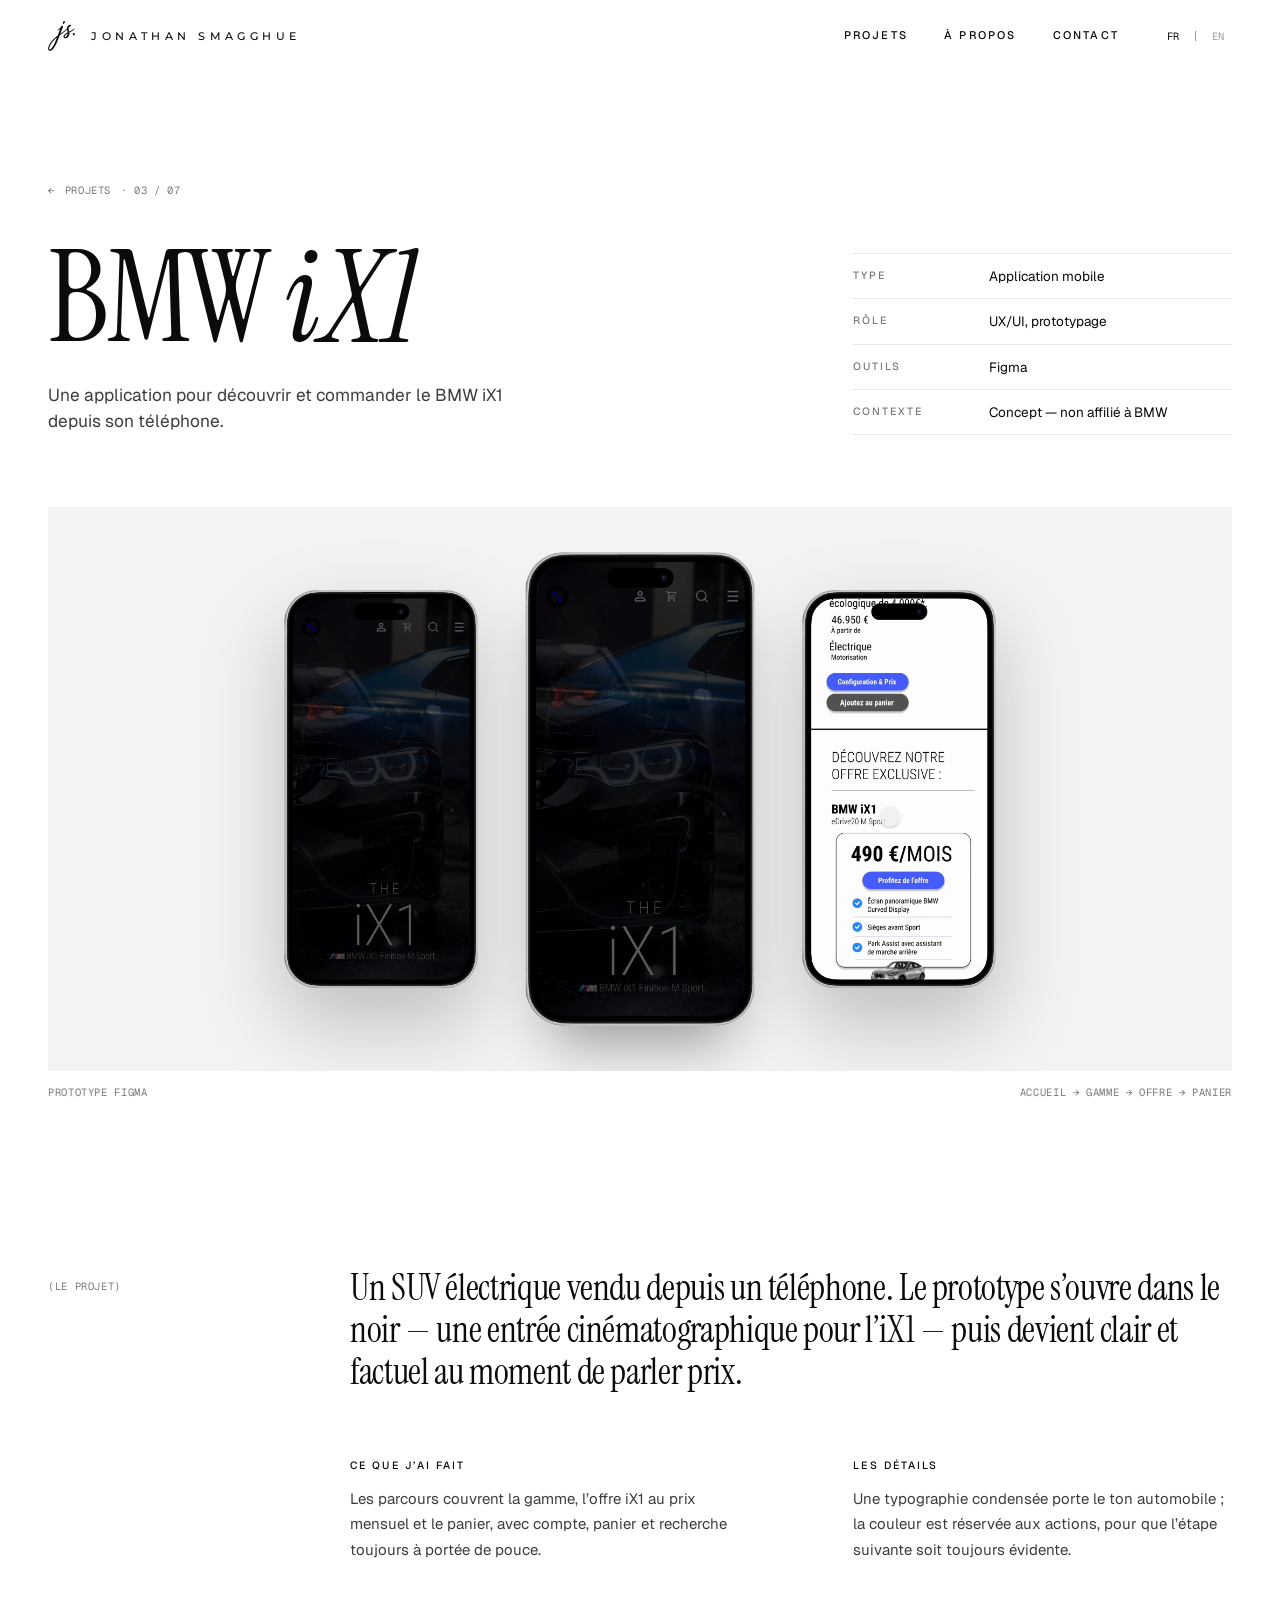
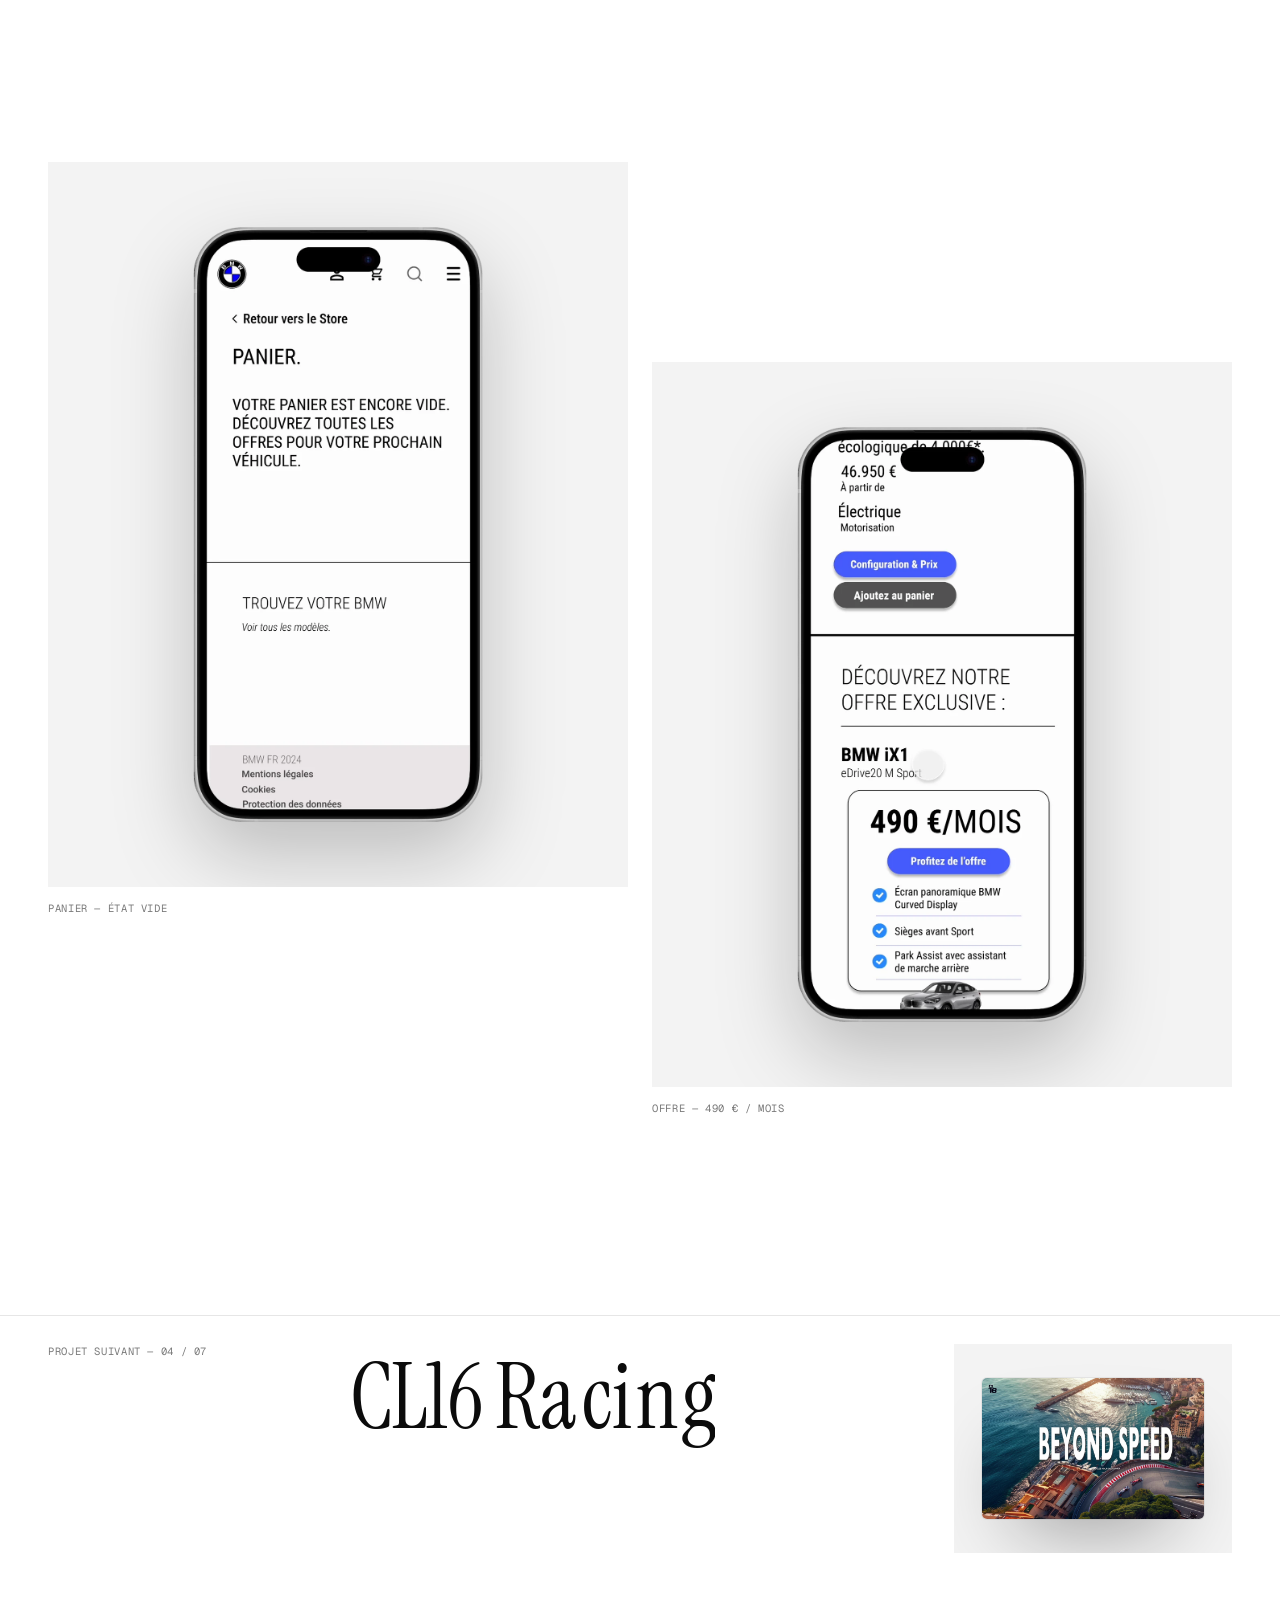
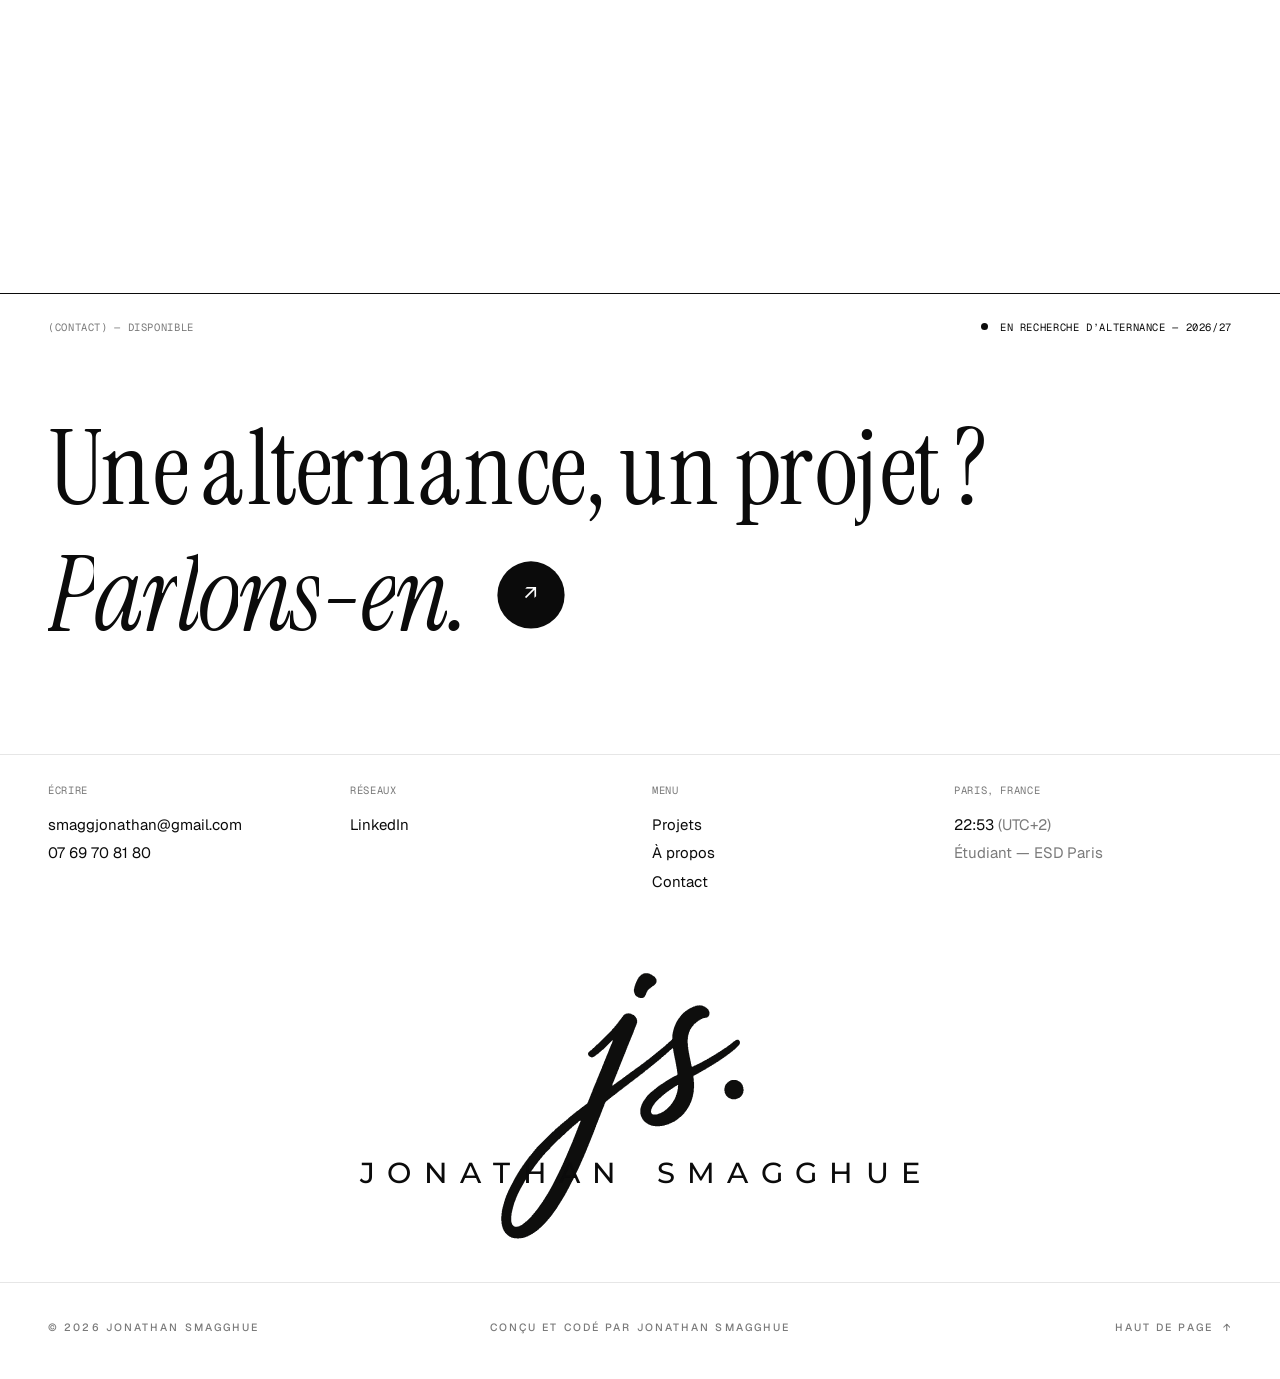
<file: bmw.html>
<!doctype html>
<html lang="fr">
<head>
<meta charset="utf-8">
<meta name="viewport" content="width=device-width, initial-scale=1">
<title>BMW iX1 — Jonathan Smagghue</title>
<meta name="description" content="Jonathan Smagghue — direction artistique, affiches, web design et UX/UI. Portfolio.">
<link rel="icon" href="assets/js-monogram-black.svg" type="image/svg+xml">
<link rel="stylesheet" href="site.css">
<link rel="preconnect" href="https://fonts.googleapis.com">
<link href="https://fonts.googleapis.com/css2?family=Instrument+Serif:ital@0;1&amp;family=Geist:wght@300;400;500&amp;family=Geist+Mono:wght@400&amp;family=Montserrat:wght@500&amp;display=swap" rel="stylesheet">
</head>
<body>
<div class="site" data-lang="fr">

<div class="cursor" id="cursor" aria-hidden="true"><div class="cursor-dot"></div><span class="cursor-label"></span></div>
<div class="progress" aria-hidden="true"></div>
<div class="hd-wrap">
<header class="hd">
<a class="logo" href="index.html" aria-label="Jonathan Smagghue — accueil"><img src="assets/js-monogram-black.svg" alt=""><span class="hide-sm">Jonathan Smagghue</span></a>
<div class="hd-r">
<nav class="nav"><a href="index.html#work"><span class="roll"><span class="roll-in"><span><span class="fr">Projets</span><span class="en">Work</span></span><span aria-hidden="true"><span class="fr">Projets</span><span class="en">Work</span></span></span></span></a><a href="about.html"><span class="roll"><span class="roll-in"><span><span class="fr">À propos</span><span class="en">About</span></span><span aria-hidden="true"><span class="fr">À propos</span><span class="en">About</span></span></span></span></a><a href="contact.html"><span class="roll"><span class="roll-in"><span>Contact</span><span aria-hidden="true">Contact</span></span></span></a></nav>
<div class="lang"><button class="lb-fr" type="button" data-set-lang="fr" aria-label="Français">FR</button><i></i><button class="lb-en" type="button" data-set-lang="en" aria-label="English">EN</button></div>
</div>
</header>
</div>

<section id="top" class="grid" style="padding-top: 168px; padding-bottom: 72px; align-items: end">
<div style="grid-column: 1 / span 7; display: flex; flex-direction: column; gap: 28px">
<a class="more mono muted" href="index.html#work"><span aria-hidden="true">←</span> <span class="fr">Projets</span><span class="en">Work</span> · 03 / 07</a>
<h1 class="ph1">BMW <em>iX1</em></h1>
<p class="hero-lead fr">Une application pour découvrir et commander le BMW iX1 depuis son téléphone.</p><p class="hero-lead en">An app to discover and order the BMW iX1 from your phone.</p>

</div>
<dl class="meta" style="grid-column: 9 / span 4"><div><dt>Type</dt><dd><span class="fr">Application mobile</span><span class="en">Mobile app</span></dd></div><div><dt><span class="fr">Rôle</span><span class="en">Role</span></dt><dd><span class="fr">UX/UI, prototypage</span><span class="en">UX/UI, prototyping</span></dd></div><div><dt><span class="fr">Outils</span><span class="en">Tools</span></dt><dd>Figma</dd></div><div><dt><span class="fr">Contexte</span><span class="en">Context</span></dt><dd><span class="fr">Concept — non affilié à BMW</span><span class="en">Concept — not affiliated with BMW</span></dd></div></dl>
</section>

<section class="pad">
<div class="scene wide rv"><div class="phones"><img class="dev s" src="assets/bmw-landing.webp" alt="BMW iX1 — écran"><div class="dev-v"><video src="assets/bmw-phone.mp4" poster="assets/bmw-landing.webp" autoplay="" muted="" loop="" playsinline="" preload="metadata" aria-label="BMW iX1"></video></div><img class="dev s" src="assets/bmw-offer2.webp" alt="BMW iX1 — écran"></div></div>
<div class="cap mono"><span><span class="fr">Prototype Figma</span><span class="en">Figma prototype</span></span><span><span class="fr">Accueil → gamme → offre → panier</span><span class="en">Landing → range → offer → cart</span></span></div>
</section>

<section class="grid" style="padding-top: 168px">
<span class="mono muted" style="grid-column: 1 / span 3; padding-top: 12px"><span class="fr">(Le projet)</span><span class="en">(The project)</span></span>
<p class="serif tx fr" style="grid-column: 4 / span 9; margin: 0; font-size: clamp(28px, 2.8vw, 44px); line-height: 1.18; letter-spacing: -0.01em">Un SUV électrique vendu depuis un téléphone. Le prototype s’ouvre dans le noir — une entrée cinématographique pour l’iX1 — puis devient clair et factuel au moment de parler prix.</p><p class="serif tx en" style="grid-column: 4 / span 9; margin: 0; font-size: clamp(28px, 2.8vw, 44px); line-height: 1.18; letter-spacing: -0.01em">An electric SUV sold from a phone. The prototype opens in the dark — a cinematic landing for the iX1 — then turns bright and factual when it is time to talk price.</p>
<div class="blk tx" style="grid-column: 4 / span 4; margin-top: 64px"><span class="label"><span class="fr">Ce que j’ai fait</span><span class="en">What I did</span></span><p><span class="fr">Les parcours couvrent la gamme, l’offre iX1 au prix mensuel et le panier, avec compte, panier et recherche toujours à portée de pouce.</span><span class="en">The flows cover the model range, the iX1 offer at a monthly price and the cart, with account, cart and search always one tap away.</span></p></div>
<div class="blk tx" style="grid-column: 9 / span 4; margin-top: 64px"><span class="label"><span class="fr">Les détails</span><span class="en">The details</span></span><p><span class="fr">Une typographie condensée porte le ton automobile ; la couleur est réservée aux actions, pour que l’étape suivante soit toujours évidente.</span><span class="en">A condensed type family carries the automotive tone; colour is kept for actions, so the next step is always obvious.</span></p></div>
</section>

<section class="grid" style="align-items: start; padding-top: 200px">
<div style="grid-column: 1 / span 6; display: flex; flex-direction: column"><div class="scene half rv"><img class="dev" src="assets/bmw-cart2.webp" alt="Panier — état vide" style="height: 82%"></div><div class="cap mono"><span><span class="fr">Panier — état vide</span><span class="en">Cart — empty state</span></span></div></div>
<div style="grid-column: 7 / span 6; display: flex; flex-direction: column; margin-top: 200px"><div class="scene half rv"><img class="dev" src="assets/bmw-offer2.webp" alt="Offre — 490 € / mois" style="height: 82%"></div><div class="cap mono"><span><span class="fr">Offre — 490 € / mois</span><span class="en">Offer — 490 € / month</span></span></div></div>
</section>



<section style="margin-top: 200px; border-top: 1px solid #E6E6E6">
<a class="next card" href="cl16.html" data-cursor="Suivant" data-cursor-en="Next" aria-label="CL16 Racing">
<span class="mono muted" style="grid-column: 1 / span 3"><span class="fr">Projet suivant</span><span class="en">Next project</span> — 04 / 07</span>
<span class="serif" style="grid-column: 4 / span 5; font-size: clamp(48px, 7vw, 112px); line-height: 0.95; letter-spacing: -0.02em"><span class="sx"><span class="sr">CL16 Racing</span><span aria-hidden="true"><span class="wd"><span class="c" style="--i: 0"><span>C</span><span>C</span></span><span class="c" style="--i: 1"><span>L</span><span>L</span></span><span class="c" style="--i: 2"><span>1</span><span>1</span></span><span class="c" style="--i: 3"><span>6</span><span>6</span></span></span> <span class="wd"><span class="c" style="--i: 5"><span>R</span><span>R</span></span><span class="c" style="--i: 6"><span>a</span><span>a</span></span><span class="c" style="--i: 7"><span>c</span><span>c</span></span><span class="c" style="--i: 8"><span>i</span><span>i</span></span><span class="c" style="--i: 9"><span>n</span><span>n</span></span><span class="c" style="--i: 10"><span>g</span><span>g</span></span></span></span></span></span>
<span class="scene" style="grid-column: 10 / span 3; aspect-ratio: 4 / 3"><span class="browser" style="width: 80%; border-radius: 5px"><img src="assets/cl16-hero.jpg" alt=""></span></span>
</a>
</section>

<footer class="ft">
<div class="grid ft-top">
<span class="mono muted" style="grid-column: 1 / span 6"><span class="fr">(Contact) — Disponible</span><span class="en">(Contact) — Available</span></span>
<span class="avail mono" style="grid-column: 7 / span 6; justify-content: flex-end"><i></i><span class="fr">En recherche d’alternance — 2026/27</span><span class="en">Looking for a work-study position — 2026/27</span></span>
</div>
<a class="ft-cta hv" href="contact.html" data-cursor="Écrire" data-cursor-en="Write">
<span class="ft-l1"><span class="fr"><span class="sx"><span class="sr">Une alternance, un projet ?</span><span aria-hidden="true"><span class="wd"><span class="c" style="--i: 0"><span>U</span><span>U</span></span><span class="c" style="--i: 1"><span>n</span><span>n</span></span><span class="c" style="--i: 2"><span>e</span><span>e</span></span></span> <span class="wd"><span class="c" style="--i: 4"><span>a</span><span>a</span></span><span class="c" style="--i: 5"><span>l</span><span>l</span></span><span class="c" style="--i: 6"><span>t</span><span>t</span></span><span class="c" style="--i: 7"><span>e</span><span>e</span></span><span class="c" style="--i: 8"><span>r</span><span>r</span></span><span class="c" style="--i: 9"><span>n</span><span>n</span></span><span class="c" style="--i: 10"><span>a</span><span>a</span></span><span class="c" style="--i: 11"><span>n</span><span>n</span></span><span class="c" style="--i: 12"><span>c</span><span>c</span></span><span class="c" style="--i: 13"><span>e</span><span>e</span></span><span class="c" style="--i: 14"><span>,</span><span>,</span></span></span> <span class="wd"><span class="c" style="--i: 16"><span>u</span><span>u</span></span><span class="c" style="--i: 17"><span>n</span><span>n</span></span></span> <span class="wd"><span class="c" style="--i: 19"><span>p</span><span>p</span></span><span class="c" style="--i: 20"><span>r</span><span>r</span></span><span class="c" style="--i: 21"><span>o</span><span>o</span></span><span class="c" style="--i: 22"><span>j</span><span>j</span></span><span class="c" style="--i: 23"><span>e</span><span>e</span></span><span class="c" style="--i: 24"><span>t</span><span>t</span></span></span> <span class="wd"><span class="c" style="--i: 26"><span>?</span><span>?</span></span></span></span></span></span><span class="en"><span class="sx"><span class="sr">Work-study, a project?</span><span aria-hidden="true"><span class="wd"><span class="c" style="--i: 0"><span>W</span><span>W</span></span><span class="c" style="--i: 1"><span>o</span><span>o</span></span><span class="c" style="--i: 2"><span>r</span><span>r</span></span><span class="c" style="--i: 3"><span>k</span><span>k</span></span><span class="c" style="--i: 4"><span>-</span><span>-</span></span><span class="c" style="--i: 5"><span>s</span><span>s</span></span><span class="c" style="--i: 6"><span>t</span><span>t</span></span><span class="c" style="--i: 7"><span>u</span><span>u</span></span><span class="c" style="--i: 8"><span>d</span><span>d</span></span><span class="c" style="--i: 9"><span>y</span><span>y</span></span><span class="c" style="--i: 10"><span>,</span><span>,</span></span></span> <span class="wd"><span class="c" style="--i: 12"><span>a</span><span>a</span></span></span> <span class="wd"><span class="c" style="--i: 14"><span>p</span><span>p</span></span><span class="c" style="--i: 15"><span>r</span><span>r</span></span><span class="c" style="--i: 16"><span>o</span><span>o</span></span><span class="c" style="--i: 17"><span>j</span><span>j</span></span><span class="c" style="--i: 18"><span>e</span><span>e</span></span><span class="c" style="--i: 19"><span>c</span><span>c</span></span><span class="c" style="--i: 20"><span>t</span><span>t</span></span><span class="c" style="--i: 21"><span>?</span><span>?</span></span></span></span></span></span></span>
<span class="ft-l2"><em><span class="fr"><span class="sx"><span class="sr">Parlons-en.</span><span aria-hidden="true"><span class="wd"><span class="c" style="--i: 0"><span>P</span><span>P</span></span><span class="c" style="--i: 1"><span>a</span><span>a</span></span><span class="c" style="--i: 2"><span>r</span><span>r</span></span><span class="c" style="--i: 3"><span>l</span><span>l</span></span><span class="c" style="--i: 4"><span>o</span><span>o</span></span><span class="c" style="--i: 5"><span>n</span><span>n</span></span><span class="c" style="--i: 6"><span>s</span><span>s</span></span><span class="c" style="--i: 7"><span>-</span><span>-</span></span><span class="c" style="--i: 8"><span>e</span><span>e</span></span><span class="c" style="--i: 9"><span>n</span><span>n</span></span><span class="c" style="--i: 10"><span>.</span><span>.</span></span></span></span></span></span><span class="en"><span class="sx"><span class="sr">Let’s talk.</span><span aria-hidden="true"><span class="wd"><span class="c" style="--i: 0"><span>L</span><span>L</span></span><span class="c" style="--i: 1"><span>e</span><span>e</span></span><span class="c" style="--i: 2"><span>t</span><span>t</span></span><span class="c" style="--i: 3"><span>’</span><span>’</span></span><span class="c" style="--i: 4"><span>s</span><span>s</span></span></span> <span class="wd"><span class="c" style="--i: 6"><span>t</span><span>t</span></span><span class="c" style="--i: 7"><span>a</span><span>a</span></span><span class="c" style="--i: 8"><span>l</span><span>l</span></span><span class="c" style="--i: 9"><span>k</span><span>k</span></span><span class="c" style="--i: 10"><span>.</span><span>.</span></span></span></span></span></span></em><span class="ft-btn" aria-hidden="true">↗</span></span>
</a>
<div class="grid ft-cols">
<div class="ft-c"><span class="mono muted"><span class="fr">Écrire</span><span class="en">Email</span></span><ul><li><a class="ul " href="mailto:smaggjonathan@gmail.com">smaggjonathan@gmail.com</a></li><li><a class="ul " href="tel:+33769708180">07 69 70 81 80</a></li></ul></div>
<div class="ft-c"><span class="mono muted"><span class="fr">Réseaux</span><span class="en">Social</span></span><ul><li><a class="ul " href="https://www.linkedin.com/in/jonathan-smagghue-3820a13a5/">LinkedIn</a></li></ul></div>
<div class="ft-c"><span class="mono muted">Menu</span><ul><li><a class="ul " href="index.html#work"><span class="fr">Projets</span><span class="en">Work</span></a></li><li><a class="ul " href="about.html"><span class="fr">À propos</span><span class="en">About</span></a></li><li><a class="ul " href="contact.html">Contact</a></li></ul></div>
<div class="ft-c"><span class="mono muted">Paris, France</span><ul><li><span class="clock">--:--</span> <span class="muted">(UTC+2)</span></li><li class="muted"><span class="fr">Étudiant — ESD Paris</span><span class="en">Student — ESD Paris</span></li></ul></div>
</div>
<div class="foot pad" style="padding-top: 64px; padding-bottom: 8px"><div class="lockup" role="img" aria-label="Jonathan Smagghue" style="width: min(560px, 80%); margin: 0 auto"><img class="lk-mono" src="assets/js-monogram-black.svg" alt=""><div class="lk-word" aria-hidden="true"><span>J</span><span>O</span><span>N</span><span>A</span><span>T</span><span>H</span><span>A</span><span>N</span><span class="sp"></span><span>S</span><span>M</span><span>A</span><span>G</span><span>G</span><span>H</span><span>U</span><span>E</span></div></div></div>
<div class="grid label muted ft-bar">
<span style="grid-column: 1 / span 4">© 2026 Jonathan Smagghue</span>
<span class="hide-sm" style="grid-column: 5 / span 4; text-align: center"><span class="fr">Conçu et codé par Jonathan Smagghue</span><span class="en">Designed and coded by Jonathan Smagghue</span></span>
<a class="more" href="#top" style="grid-column: 9 / span 4; justify-content: flex-end; color: #7A7A7A"><span class="fr">Haut de page</span><span class="en">Back to top</span> <span aria-hidden="true">↑</span></a>
</div>
</footer>

</div>
<script>
(function () {
  var root = document.querySelector('.site');
  function setLang(l) {
    root.setAttribute('data-lang', l);
    document.documentElement.lang = l;
    try { localStorage.setItem('js-lang', l); } catch (e) {}
  }
  var saved = null;
  try { saved = localStorage.getItem('js-lang'); } catch (e) {}
  if (saved === 'en' || saved === 'fr') setLang(saved);
  document.querySelectorAll('[data-set-lang]').forEach(function (b) {
    b.addEventListener('click', function () { setLang(b.getAttribute('data-set-lang')); });
  });
  var initTrail = function (hero) {
      var imgs = Array.prototype.slice.call(hero.querySelectorAll('.tr-i'));
      if (!imgs.length || !imgs[0].animate) return function () {};
      var reduce = window.matchMedia('(prefers-reduced-motion: reduce)').matches;
      var k = 0, z = 1, lx = null, ly = null, last = -1e9, next = 0, raf = 0, lastSpawn = -1e9;
      function spawn(x, y) {
        lastSpawn = performance.now();
      var el = imgs[k++ % imgs.length];
        el.style.left = x + 'px'; el.style.top = y + 'px'; el.style.zIndex = ++z;
        el.animate([
          { opacity: 0, transform: 'translate(-50%,-50%) scale(.55) rotate(-4deg)' },
          { opacity: 1, transform: 'translate(-50%,-50%) scale(1) rotate(0deg)', offset: 0.16 },
          { opacity: 1, transform: 'translate(-50%,-50%) scale(1)', offset: 0.68 },
          { opacity: 0, transform: 'translate(-50%,-50%) scale(.9)' }
        ], { duration: 2800, easing: 'cubic-bezier(.19,.7,.1,1)', fill: 'forwards' });
      }
      function move(e) {
        var r = hero.getBoundingClientRect(), x = e.clientX - r.left, y = e.clientY - r.top;
        last = performance.now();
        if ((lx === null || Math.hypot(x - lx, y - ly) > 180) && performance.now() - lastSpawn > 260) { spawn(x, y); lx = x; ly = y; }
      }
      hero.addEventListener('mousemove', move);
      function loop(t) {
        if (!reduce && t - last > 2600 && t > next) {
          var r = hero.getBoundingClientRect();
          if (r.bottom > 0 && r.top < window.innerHeight) {
            var a = t / 3200;
            spawn(r.width * (0.5 + 0.34 * Math.sin(a)), r.height * (0.5 + 0.2 * Math.sin(a * 2)));
          }
          next = t + 950;
        }
        raf = requestAnimationFrame(loop);
      }
      raf = requestAnimationFrame(loop);
      return function () { cancelAnimationFrame(raf); hero.removeEventListener('mousemove', move); };
    };
  var hero = document.querySelector('.hx');
  if (hero) initTrail(hero);
  function tickClock() {
    var t = new Date().toLocaleTimeString('fr-FR', { timeZone: 'Europe/Paris', hour: '2-digit', minute: '2-digit' });
    document.querySelectorAll('.clock').forEach(function (c) { c.textContent = t; });
  }
  tickClock(); setInterval(tickClock, 30000);
  document.querySelectorAll('video').forEach(function (v) {
    v.muted = true; v.playsInline = true; var p = v.play(); if (p && p.catch) p.catch(function () {});
  });
  var cur = document.getElementById('cursor');
  if (!cur || window.matchMedia('(hover: none)').matches) return;
  var label = cur.querySelector('.cursor-label');
  var x = -200, y = -200, tx = -200, ty = -200;
  document.addEventListener('mousemove', function (e) {
    tx = e.clientX; ty = e.clientY;
    cur.classList.add('on');
    var t = e.target.closest ? e.target.closest('[data-cursor]') : null;
    if (t) {
      var en = root.getAttribute('data-lang') === 'en' && t.getAttribute('data-cursor-en');
      label.textContent = en || t.getAttribute('data-cursor'); cur.classList.add('is-view');
    } else { cur.classList.remove('is-view'); }
  });
  document.documentElement.addEventListener('mouseleave', function () { cur.classList.remove('on', 'is-view'); });
  (function tick() {
    x += (tx - x) * 0.18; y += (ty - y) * 0.18;
    cur.style.transform = 'translate3d(' + x.toFixed(1) + 'px,' + y.toFixed(1) + 'px,0)';
    requestAnimationFrame(tick);
  })();
})();
</script>
</body>
</html>
</file>
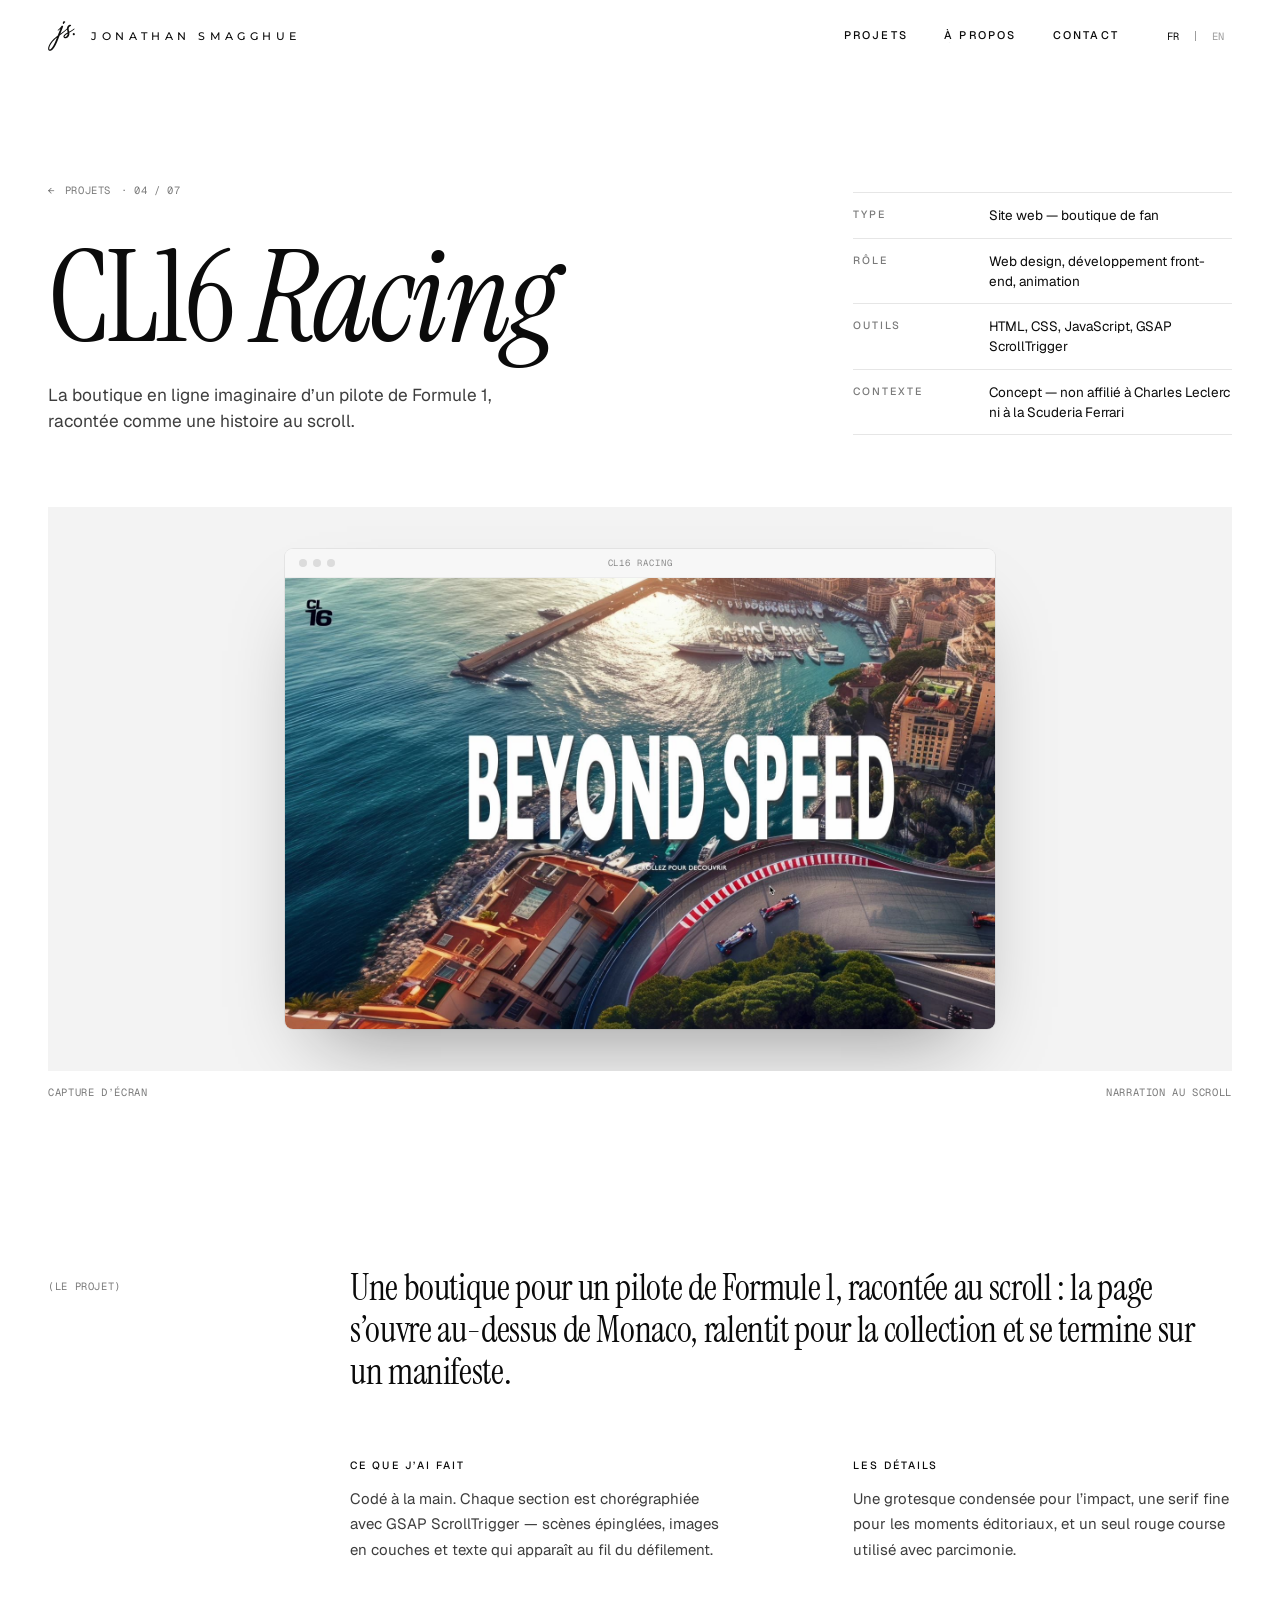
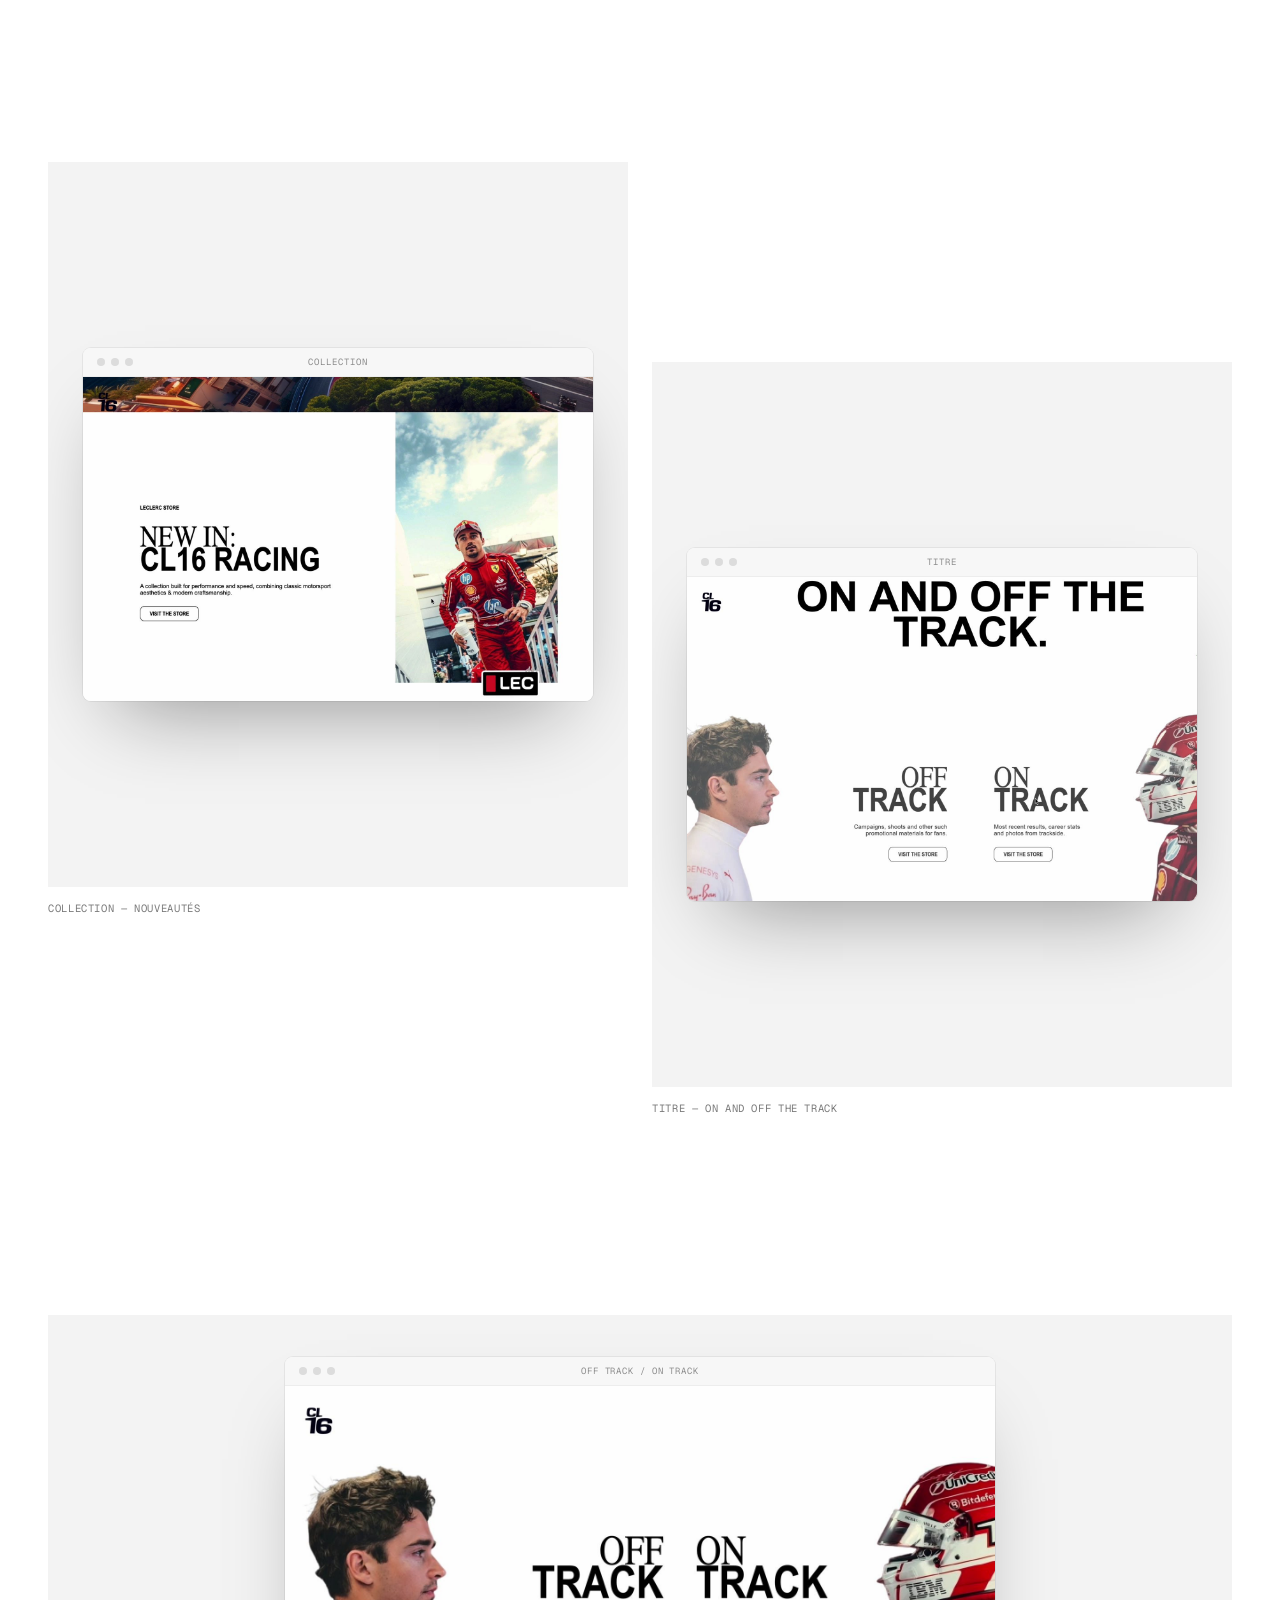
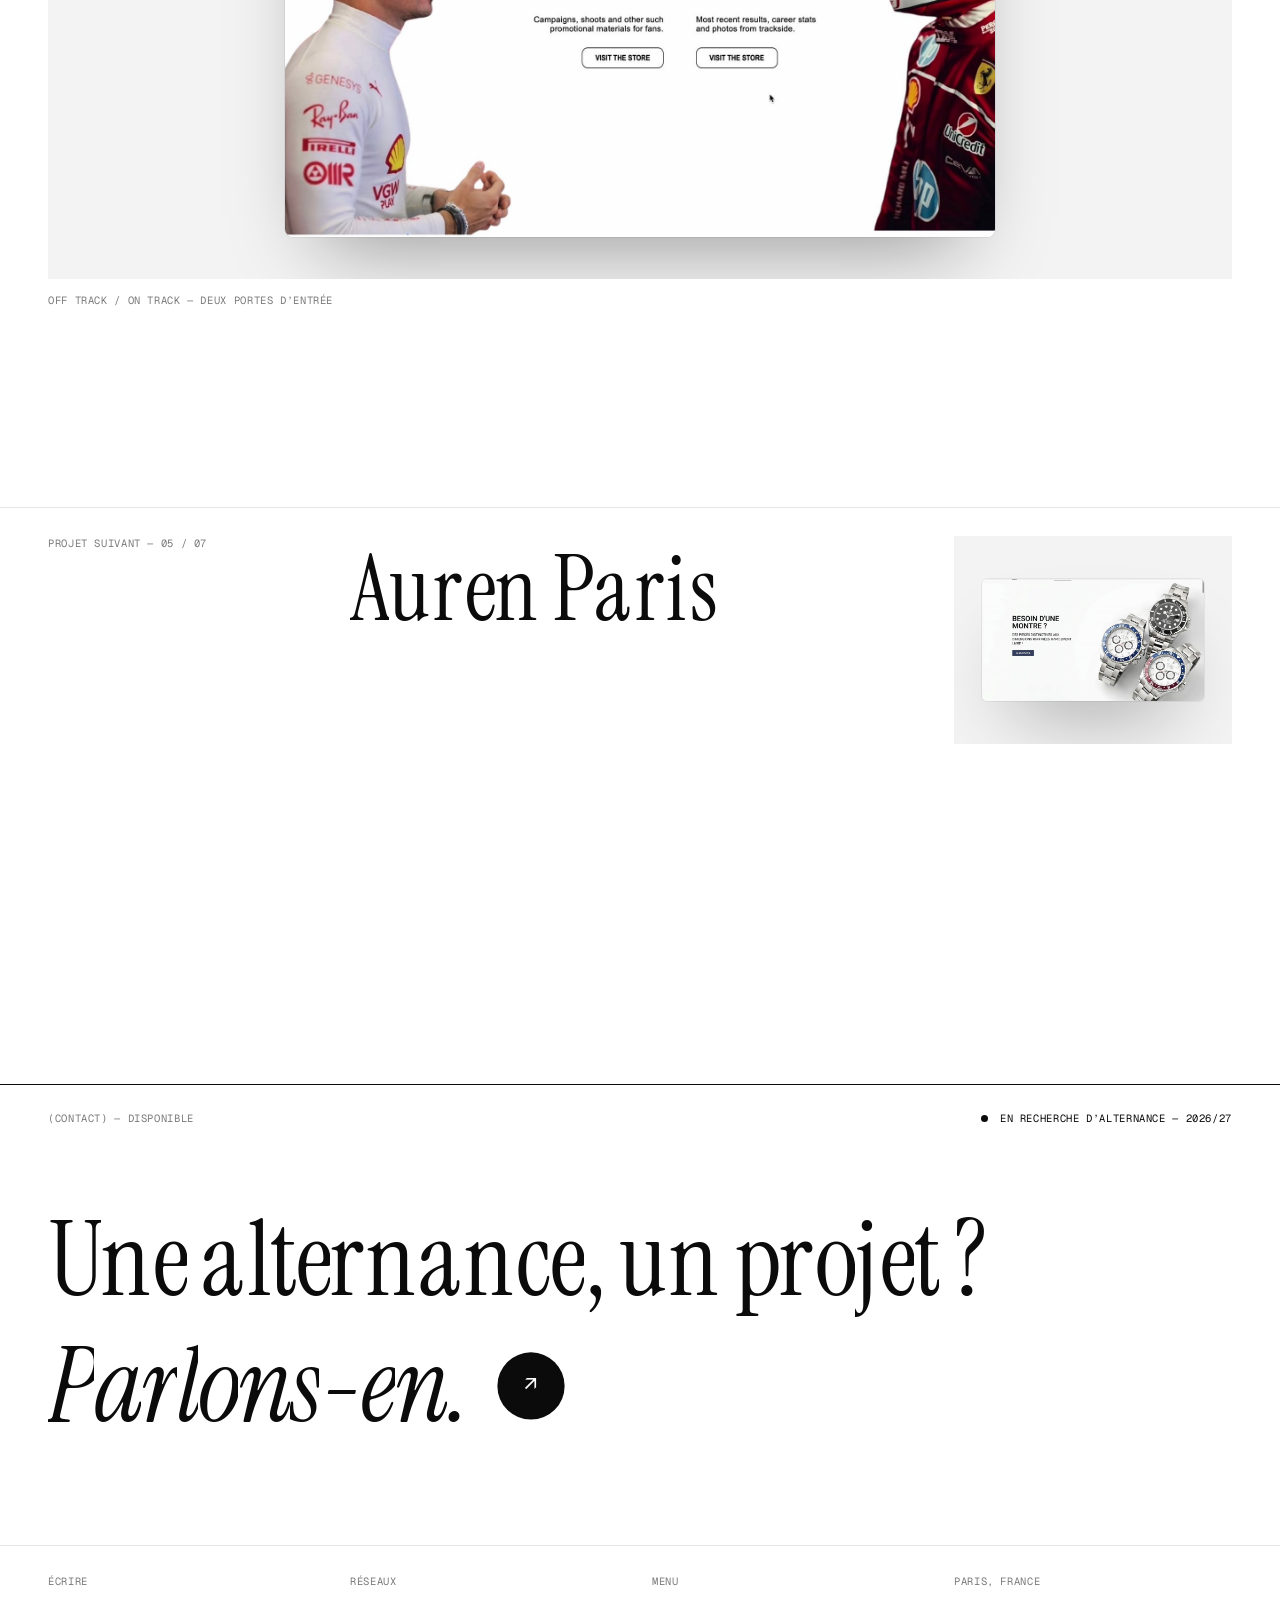
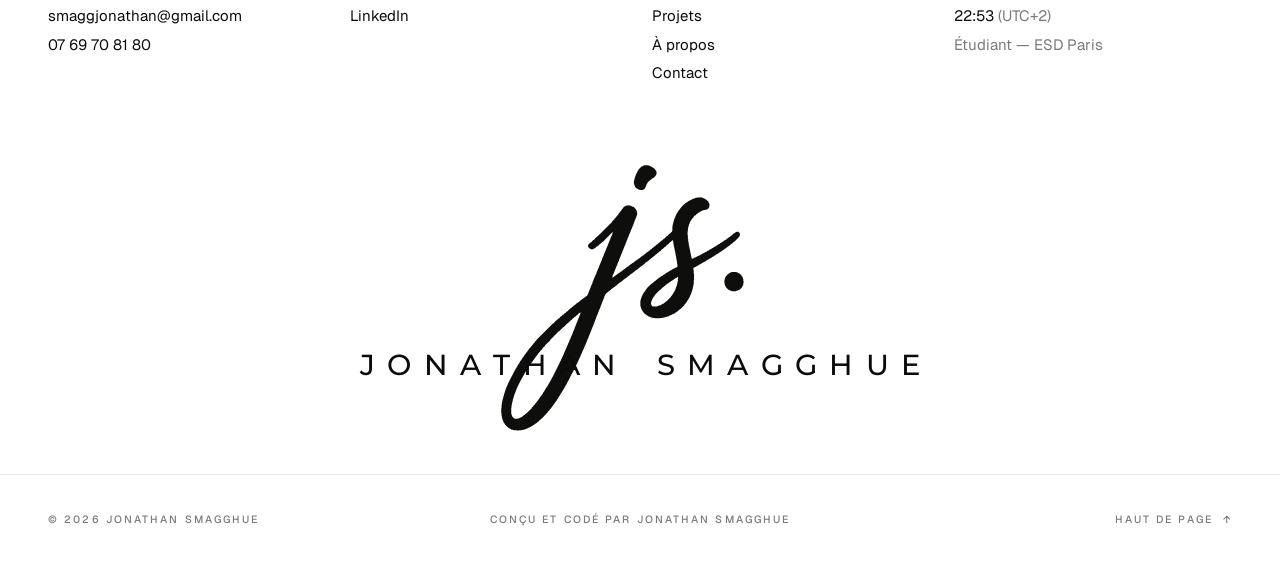
<file: cl16.html>
<!doctype html>
<html lang="fr">
<head>
<meta charset="utf-8">
<meta name="viewport" content="width=device-width, initial-scale=1">
<title>CL16 Racing — Jonathan Smagghue</title>
<meta name="description" content="Jonathan Smagghue — direction artistique, affiches, web design et UX/UI. Portfolio.">
<link rel="icon" href="assets/js-monogram-black.svg" type="image/svg+xml">
<link rel="stylesheet" href="site.css">
<link rel="preconnect" href="https://fonts.googleapis.com">
<link href="https://fonts.googleapis.com/css2?family=Instrument+Serif:ital@0;1&amp;family=Geist:wght@300;400;500&amp;family=Geist+Mono:wght@400&amp;family=Montserrat:wght@500&amp;display=swap" rel="stylesheet">
</head>
<body>
<div class="site" data-lang="fr">

<div class="cursor" id="cursor" aria-hidden="true"><div class="cursor-dot"></div><span class="cursor-label"></span></div>
<div class="progress" aria-hidden="true"></div>
<div class="hd-wrap">
<header class="hd">
<a class="logo" href="index.html" aria-label="Jonathan Smagghue — accueil"><img src="assets/js-monogram-black.svg" alt=""><span class="hide-sm">Jonathan Smagghue</span></a>
<div class="hd-r">
<nav class="nav"><a href="index.html#work"><span class="roll"><span class="roll-in"><span><span class="fr">Projets</span><span class="en">Work</span></span><span aria-hidden="true"><span class="fr">Projets</span><span class="en">Work</span></span></span></span></a><a href="about.html"><span class="roll"><span class="roll-in"><span><span class="fr">À propos</span><span class="en">About</span></span><span aria-hidden="true"><span class="fr">À propos</span><span class="en">About</span></span></span></span></a><a href="contact.html"><span class="roll"><span class="roll-in"><span>Contact</span><span aria-hidden="true">Contact</span></span></span></a></nav>
<div class="lang"><button class="lb-fr" type="button" data-set-lang="fr" aria-label="Français">FR</button><i></i><button class="lb-en" type="button" data-set-lang="en" aria-label="English">EN</button></div>
</div>
</header>
</div>

<section id="top" class="grid" style="padding-top: 168px; padding-bottom: 72px; align-items: end">
<div style="grid-column: 1 / span 7; display: flex; flex-direction: column; gap: 28px">
<a class="more mono muted" href="index.html#work"><span aria-hidden="true">←</span> <span class="fr">Projets</span><span class="en">Work</span> · 04 / 07</a>
<h1 class="ph1">CL16 <em>Racing</em></h1>
<p class="hero-lead fr">La boutique en ligne imaginaire d’un pilote de Formule 1, racontée comme une histoire au scroll.</p><p class="hero-lead en">An imagined online store for a Formula 1 driver, told as a scroll story.</p>

</div>
<dl class="meta" style="grid-column: 9 / span 4"><div><dt>Type</dt><dd><span class="fr">Site web — boutique de fan</span><span class="en">Website — fan store</span></dd></div><div><dt><span class="fr">Rôle</span><span class="en">Role</span></dt><dd><span class="fr">Web design, développement front-end, animation</span><span class="en">Web design, front-end development, motion</span></dd></div><div><dt><span class="fr">Outils</span><span class="en">Tools</span></dt><dd>HTML, CSS, JavaScript, GSAP ScrollTrigger</dd></div><div><dt><span class="fr">Contexte</span><span class="en">Context</span></dt><dd><span class="fr">Concept — non affilié à Charles Leclerc ni à la Scuderia Ferrari</span><span class="en">Concept — not affiliated with Charles Leclerc or Scuderia Ferrari</span></dd></div></dl>
</section>

<section class="pad">
<div class="scene wide rv"><div class="browser "><div class="bbar"><i></i><i></i><i></i><span>CL16 Racing</span></div><video src="assets/cl16.mp4" poster="assets/cl16-hero.jpg" autoplay="" muted="" loop="" playsinline="" preload="metadata" aria-label="CL16 Racing"></video></div></div>
<div class="cap mono"><span><span class="fr">Capture d’écran</span><span class="en">Screen recording</span></span><span><span class="fr">Narration au scroll</span><span class="en">Scroll narrative</span></span></div>
</section>

<section class="grid" style="padding-top: 168px">
<span class="mono muted" style="grid-column: 1 / span 3; padding-top: 12px"><span class="fr">(Le projet)</span><span class="en">(The project)</span></span>
<p class="serif tx fr" style="grid-column: 4 / span 9; margin: 0; font-size: clamp(28px, 2.8vw, 44px); line-height: 1.18; letter-spacing: -0.01em">Une boutique pour un pilote de Formule 1, racontée au scroll : la page s’ouvre au-dessus de Monaco, ralentit pour la collection et se termine sur un manifeste.</p><p class="serif tx en" style="grid-column: 4 / span 9; margin: 0; font-size: clamp(28px, 2.8vw, 44px); line-height: 1.18; letter-spacing: -0.01em">A fan store for a Formula 1 driver, told as a scroll story: the page opens high above Monaco, slows down for the collection and closes on a manifesto.</p>
<div class="blk tx" style="grid-column: 4 / span 4; margin-top: 64px"><span class="label"><span class="fr">Ce que j’ai fait</span><span class="en">What I did</span></span><p><span class="fr">Codé à la main. Chaque section est chorégraphiée avec GSAP ScrollTrigger — scènes épinglées, images en couches et texte qui apparaît au fil du défilement.</span><span class="en">Coded by hand. Each section is choreographed with GSAP ScrollTrigger — pinned scenes, layered images and type that enters as you scroll.</span></p></div>
<div class="blk tx" style="grid-column: 9 / span 4; margin-top: 64px"><span class="label"><span class="fr">Les détails</span><span class="en">The details</span></span><p><span class="fr">Une grotesque condensée pour l’impact, une serif fine pour les moments éditoriaux, et un seul rouge course utilisé avec parcimonie.</span><span class="en">A condensed grotesque for impact, a fine serif for the editorial moments, and one racing red used sparingly.</span></p></div>
</section>

<section class="grid" style="align-items: start; padding-top: 200px">
<div style="grid-column: 1 / span 6; display: flex; flex-direction: column"><div class="scene half rv"><div class="browser "><div class="bbar"><i></i><i></i><i></i><span>Collection</span></div><img src="assets/cl16-store.jpg" alt="Collection"></div></div><div class="cap mono"><span><span class="fr">Collection — nouveautés</span><span class="en">Collection — new in</span></span></div></div>
<div style="grid-column: 7 / span 6; display: flex; flex-direction: column; margin-top: 200px"><div class="scene half rv"><div class="browser "><div class="bbar"><i></i><i></i><i></i><span>Titre</span></div><img src="assets/cl16-legacy.jpg" alt="Titre"></div></div><div class="cap mono"><span><span class="fr">Titre — on and off the track</span><span class="en">Headline — on and off the track</span></span></div></div>
</section>
<section class="pad" style="padding-top: 200px"><div class="scene wide rv"><div class="browser "><div class="bbar"><i></i><i></i><i></i><span>Off track / On track</span></div><img src="assets/cl16-track.jpg" alt="Off track / On track"></div></div><div class="cap mono"><span><span class="fr">Off track / On track — deux portes d’entrée</span><span class="en">Off track / On track — two doors into the store</span></span></div></section>



<section style="margin-top: 200px; border-top: 1px solid #E6E6E6">
<a class="next card" href="auren.html" data-cursor="Suivant" data-cursor-en="Next" aria-label="Auren Paris">
<span class="mono muted" style="grid-column: 1 / span 3"><span class="fr">Projet suivant</span><span class="en">Next project</span> — 05 / 07</span>
<span class="serif" style="grid-column: 4 / span 5; font-size: clamp(48px, 7vw, 112px); line-height: 0.95; letter-spacing: -0.02em"><span class="sx"><span class="sr">Auren Paris</span><span aria-hidden="true"><span class="wd"><span class="c" style="--i: 0"><span>A</span><span>A</span></span><span class="c" style="--i: 1"><span>u</span><span>u</span></span><span class="c" style="--i: 2"><span>r</span><span>r</span></span><span class="c" style="--i: 3"><span>e</span><span>e</span></span><span class="c" style="--i: 4"><span>n</span><span>n</span></span></span> <span class="wd"><span class="c" style="--i: 6"><span>P</span><span>P</span></span><span class="c" style="--i: 7"><span>a</span><span>a</span></span><span class="c" style="--i: 8"><span>r</span><span>r</span></span><span class="c" style="--i: 9"><span>i</span><span>i</span></span><span class="c" style="--i: 10"><span>s</span><span>s</span></span></span></span></span></span>
<span class="scene" style="grid-column: 10 / span 3; aspect-ratio: 4 / 3"><span class="browser" style="width: 80%; border-radius: 5px"><img src="assets/auren-hero.jpg" alt=""></span></span>
</a>
</section>

<footer class="ft">
<div class="grid ft-top">
<span class="mono muted" style="grid-column: 1 / span 6"><span class="fr">(Contact) — Disponible</span><span class="en">(Contact) — Available</span></span>
<span class="avail mono" style="grid-column: 7 / span 6; justify-content: flex-end"><i></i><span class="fr">En recherche d’alternance — 2026/27</span><span class="en">Looking for a work-study position — 2026/27</span></span>
</div>
<a class="ft-cta hv" href="contact.html" data-cursor="Écrire" data-cursor-en="Write">
<span class="ft-l1"><span class="fr"><span class="sx"><span class="sr">Une alternance, un projet ?</span><span aria-hidden="true"><span class="wd"><span class="c" style="--i: 0"><span>U</span><span>U</span></span><span class="c" style="--i: 1"><span>n</span><span>n</span></span><span class="c" style="--i: 2"><span>e</span><span>e</span></span></span> <span class="wd"><span class="c" style="--i: 4"><span>a</span><span>a</span></span><span class="c" style="--i: 5"><span>l</span><span>l</span></span><span class="c" style="--i: 6"><span>t</span><span>t</span></span><span class="c" style="--i: 7"><span>e</span><span>e</span></span><span class="c" style="--i: 8"><span>r</span><span>r</span></span><span class="c" style="--i: 9"><span>n</span><span>n</span></span><span class="c" style="--i: 10"><span>a</span><span>a</span></span><span class="c" style="--i: 11"><span>n</span><span>n</span></span><span class="c" style="--i: 12"><span>c</span><span>c</span></span><span class="c" style="--i: 13"><span>e</span><span>e</span></span><span class="c" style="--i: 14"><span>,</span><span>,</span></span></span> <span class="wd"><span class="c" style="--i: 16"><span>u</span><span>u</span></span><span class="c" style="--i: 17"><span>n</span><span>n</span></span></span> <span class="wd"><span class="c" style="--i: 19"><span>p</span><span>p</span></span><span class="c" style="--i: 20"><span>r</span><span>r</span></span><span class="c" style="--i: 21"><span>o</span><span>o</span></span><span class="c" style="--i: 22"><span>j</span><span>j</span></span><span class="c" style="--i: 23"><span>e</span><span>e</span></span><span class="c" style="--i: 24"><span>t</span><span>t</span></span></span> <span class="wd"><span class="c" style="--i: 26"><span>?</span><span>?</span></span></span></span></span></span><span class="en"><span class="sx"><span class="sr">Work-study, a project?</span><span aria-hidden="true"><span class="wd"><span class="c" style="--i: 0"><span>W</span><span>W</span></span><span class="c" style="--i: 1"><span>o</span><span>o</span></span><span class="c" style="--i: 2"><span>r</span><span>r</span></span><span class="c" style="--i: 3"><span>k</span><span>k</span></span><span class="c" style="--i: 4"><span>-</span><span>-</span></span><span class="c" style="--i: 5"><span>s</span><span>s</span></span><span class="c" style="--i: 6"><span>t</span><span>t</span></span><span class="c" style="--i: 7"><span>u</span><span>u</span></span><span class="c" style="--i: 8"><span>d</span><span>d</span></span><span class="c" style="--i: 9"><span>y</span><span>y</span></span><span class="c" style="--i: 10"><span>,</span><span>,</span></span></span> <span class="wd"><span class="c" style="--i: 12"><span>a</span><span>a</span></span></span> <span class="wd"><span class="c" style="--i: 14"><span>p</span><span>p</span></span><span class="c" style="--i: 15"><span>r</span><span>r</span></span><span class="c" style="--i: 16"><span>o</span><span>o</span></span><span class="c" style="--i: 17"><span>j</span><span>j</span></span><span class="c" style="--i: 18"><span>e</span><span>e</span></span><span class="c" style="--i: 19"><span>c</span><span>c</span></span><span class="c" style="--i: 20"><span>t</span><span>t</span></span><span class="c" style="--i: 21"><span>?</span><span>?</span></span></span></span></span></span></span>
<span class="ft-l2"><em><span class="fr"><span class="sx"><span class="sr">Parlons-en.</span><span aria-hidden="true"><span class="wd"><span class="c" style="--i: 0"><span>P</span><span>P</span></span><span class="c" style="--i: 1"><span>a</span><span>a</span></span><span class="c" style="--i: 2"><span>r</span><span>r</span></span><span class="c" style="--i: 3"><span>l</span><span>l</span></span><span class="c" style="--i: 4"><span>o</span><span>o</span></span><span class="c" style="--i: 5"><span>n</span><span>n</span></span><span class="c" style="--i: 6"><span>s</span><span>s</span></span><span class="c" style="--i: 7"><span>-</span><span>-</span></span><span class="c" style="--i: 8"><span>e</span><span>e</span></span><span class="c" style="--i: 9"><span>n</span><span>n</span></span><span class="c" style="--i: 10"><span>.</span><span>.</span></span></span></span></span></span><span class="en"><span class="sx"><span class="sr">Let’s talk.</span><span aria-hidden="true"><span class="wd"><span class="c" style="--i: 0"><span>L</span><span>L</span></span><span class="c" style="--i: 1"><span>e</span><span>e</span></span><span class="c" style="--i: 2"><span>t</span><span>t</span></span><span class="c" style="--i: 3"><span>’</span><span>’</span></span><span class="c" style="--i: 4"><span>s</span><span>s</span></span></span> <span class="wd"><span class="c" style="--i: 6"><span>t</span><span>t</span></span><span class="c" style="--i: 7"><span>a</span><span>a</span></span><span class="c" style="--i: 8"><span>l</span><span>l</span></span><span class="c" style="--i: 9"><span>k</span><span>k</span></span><span class="c" style="--i: 10"><span>.</span><span>.</span></span></span></span></span></span></em><span class="ft-btn" aria-hidden="true">↗</span></span>
</a>
<div class="grid ft-cols">
<div class="ft-c"><span class="mono muted"><span class="fr">Écrire</span><span class="en">Email</span></span><ul><li><a class="ul " href="mailto:smaggjonathan@gmail.com">smaggjonathan@gmail.com</a></li><li><a class="ul " href="tel:+33769708180">07 69 70 81 80</a></li></ul></div>
<div class="ft-c"><span class="mono muted"><span class="fr">Réseaux</span><span class="en">Social</span></span><ul><li><a class="ul " href="https://www.linkedin.com/in/jonathan-smagghue-3820a13a5/">LinkedIn</a></li></ul></div>
<div class="ft-c"><span class="mono muted">Menu</span><ul><li><a class="ul " href="index.html#work"><span class="fr">Projets</span><span class="en">Work</span></a></li><li><a class="ul " href="about.html"><span class="fr">À propos</span><span class="en">About</span></a></li><li><a class="ul " href="contact.html">Contact</a></li></ul></div>
<div class="ft-c"><span class="mono muted">Paris, France</span><ul><li><span class="clock">--:--</span> <span class="muted">(UTC+2)</span></li><li class="muted"><span class="fr">Étudiant — ESD Paris</span><span class="en">Student — ESD Paris</span></li></ul></div>
</div>
<div class="foot pad" style="padding-top: 64px; padding-bottom: 8px"><div class="lockup" role="img" aria-label="Jonathan Smagghue" style="width: min(560px, 80%); margin: 0 auto"><img class="lk-mono" src="assets/js-monogram-black.svg" alt=""><div class="lk-word" aria-hidden="true"><span>J</span><span>O</span><span>N</span><span>A</span><span>T</span><span>H</span><span>A</span><span>N</span><span class="sp"></span><span>S</span><span>M</span><span>A</span><span>G</span><span>G</span><span>H</span><span>U</span><span>E</span></div></div></div>
<div class="grid label muted ft-bar">
<span style="grid-column: 1 / span 4">© 2026 Jonathan Smagghue</span>
<span class="hide-sm" style="grid-column: 5 / span 4; text-align: center"><span class="fr">Conçu et codé par Jonathan Smagghue</span><span class="en">Designed and coded by Jonathan Smagghue</span></span>
<a class="more" href="#top" style="grid-column: 9 / span 4; justify-content: flex-end; color: #7A7A7A"><span class="fr">Haut de page</span><span class="en">Back to top</span> <span aria-hidden="true">↑</span></a>
</div>
</footer>

</div>
<script>
(function () {
  var root = document.querySelector('.site');
  function setLang(l) {
    root.setAttribute('data-lang', l);
    document.documentElement.lang = l;
    try { localStorage.setItem('js-lang', l); } catch (e) {}
  }
  var saved = null;
  try { saved = localStorage.getItem('js-lang'); } catch (e) {}
  if (saved === 'en' || saved === 'fr') setLang(saved);
  document.querySelectorAll('[data-set-lang]').forEach(function (b) {
    b.addEventListener('click', function () { setLang(b.getAttribute('data-set-lang')); });
  });
  var initTrail = function (hero) {
      var imgs = Array.prototype.slice.call(hero.querySelectorAll('.tr-i'));
      if (!imgs.length || !imgs[0].animate) return function () {};
      var reduce = window.matchMedia('(prefers-reduced-motion: reduce)').matches;
      var k = 0, z = 1, lx = null, ly = null, last = -1e9, next = 0, raf = 0, lastSpawn = -1e9;
      function spawn(x, y) {
        lastSpawn = performance.now();
      var el = imgs[k++ % imgs.length];
        el.style.left = x + 'px'; el.style.top = y + 'px'; el.style.zIndex = ++z;
        el.animate([
          { opacity: 0, transform: 'translate(-50%,-50%) scale(.55) rotate(-4deg)' },
          { opacity: 1, transform: 'translate(-50%,-50%) scale(1) rotate(0deg)', offset: 0.16 },
          { opacity: 1, transform: 'translate(-50%,-50%) scale(1)', offset: 0.68 },
          { opacity: 0, transform: 'translate(-50%,-50%) scale(.9)' }
        ], { duration: 2800, easing: 'cubic-bezier(.19,.7,.1,1)', fill: 'forwards' });
      }
      function move(e) {
        var r = hero.getBoundingClientRect(), x = e.clientX - r.left, y = e.clientY - r.top;
        last = performance.now();
        if ((lx === null || Math.hypot(x - lx, y - ly) > 180) && performance.now() - lastSpawn > 260) { spawn(x, y); lx = x; ly = y; }
      }
      hero.addEventListener('mousemove', move);
      function loop(t) {
        if (!reduce && t - last > 2600 && t > next) {
          var r = hero.getBoundingClientRect();
          if (r.bottom > 0 && r.top < window.innerHeight) {
            var a = t / 3200;
            spawn(r.width * (0.5 + 0.34 * Math.sin(a)), r.height * (0.5 + 0.2 * Math.sin(a * 2)));
          }
          next = t + 950;
        }
        raf = requestAnimationFrame(loop);
      }
      raf = requestAnimationFrame(loop);
      return function () { cancelAnimationFrame(raf); hero.removeEventListener('mousemove', move); };
    };
  var hero = document.querySelector('.hx');
  if (hero) initTrail(hero);
  function tickClock() {
    var t = new Date().toLocaleTimeString('fr-FR', { timeZone: 'Europe/Paris', hour: '2-digit', minute: '2-digit' });
    document.querySelectorAll('.clock').forEach(function (c) { c.textContent = t; });
  }
  tickClock(); setInterval(tickClock, 30000);
  document.querySelectorAll('video').forEach(function (v) {
    v.muted = true; v.playsInline = true; var p = v.play(); if (p && p.catch) p.catch(function () {});
  });
  var cur = document.getElementById('cursor');
  if (!cur || window.matchMedia('(hover: none)').matches) return;
  var label = cur.querySelector('.cursor-label');
  var x = -200, y = -200, tx = -200, ty = -200;
  document.addEventListener('mousemove', function (e) {
    tx = e.clientX; ty = e.clientY;
    cur.classList.add('on');
    var t = e.target.closest ? e.target.closest('[data-cursor]') : null;
    if (t) {
      var en = root.getAttribute('data-lang') === 'en' && t.getAttribute('data-cursor-en');
      label.textContent = en || t.getAttribute('data-cursor'); cur.classList.add('is-view');
    } else { cur.classList.remove('is-view'); }
  });
  document.documentElement.addEventListener('mouseleave', function () { cur.classList.remove('on', 'is-view'); });
  (function tick() {
    x += (tx - x) * 0.18; y += (ty - y) * 0.18;
    cur.style.transform = 'translate3d(' + x.toFixed(1) + 'px,' + y.toFixed(1) + 'px,0)';
    requestAnimationFrame(tick);
  })();
})();
</script>
</body>
</html>
</file>
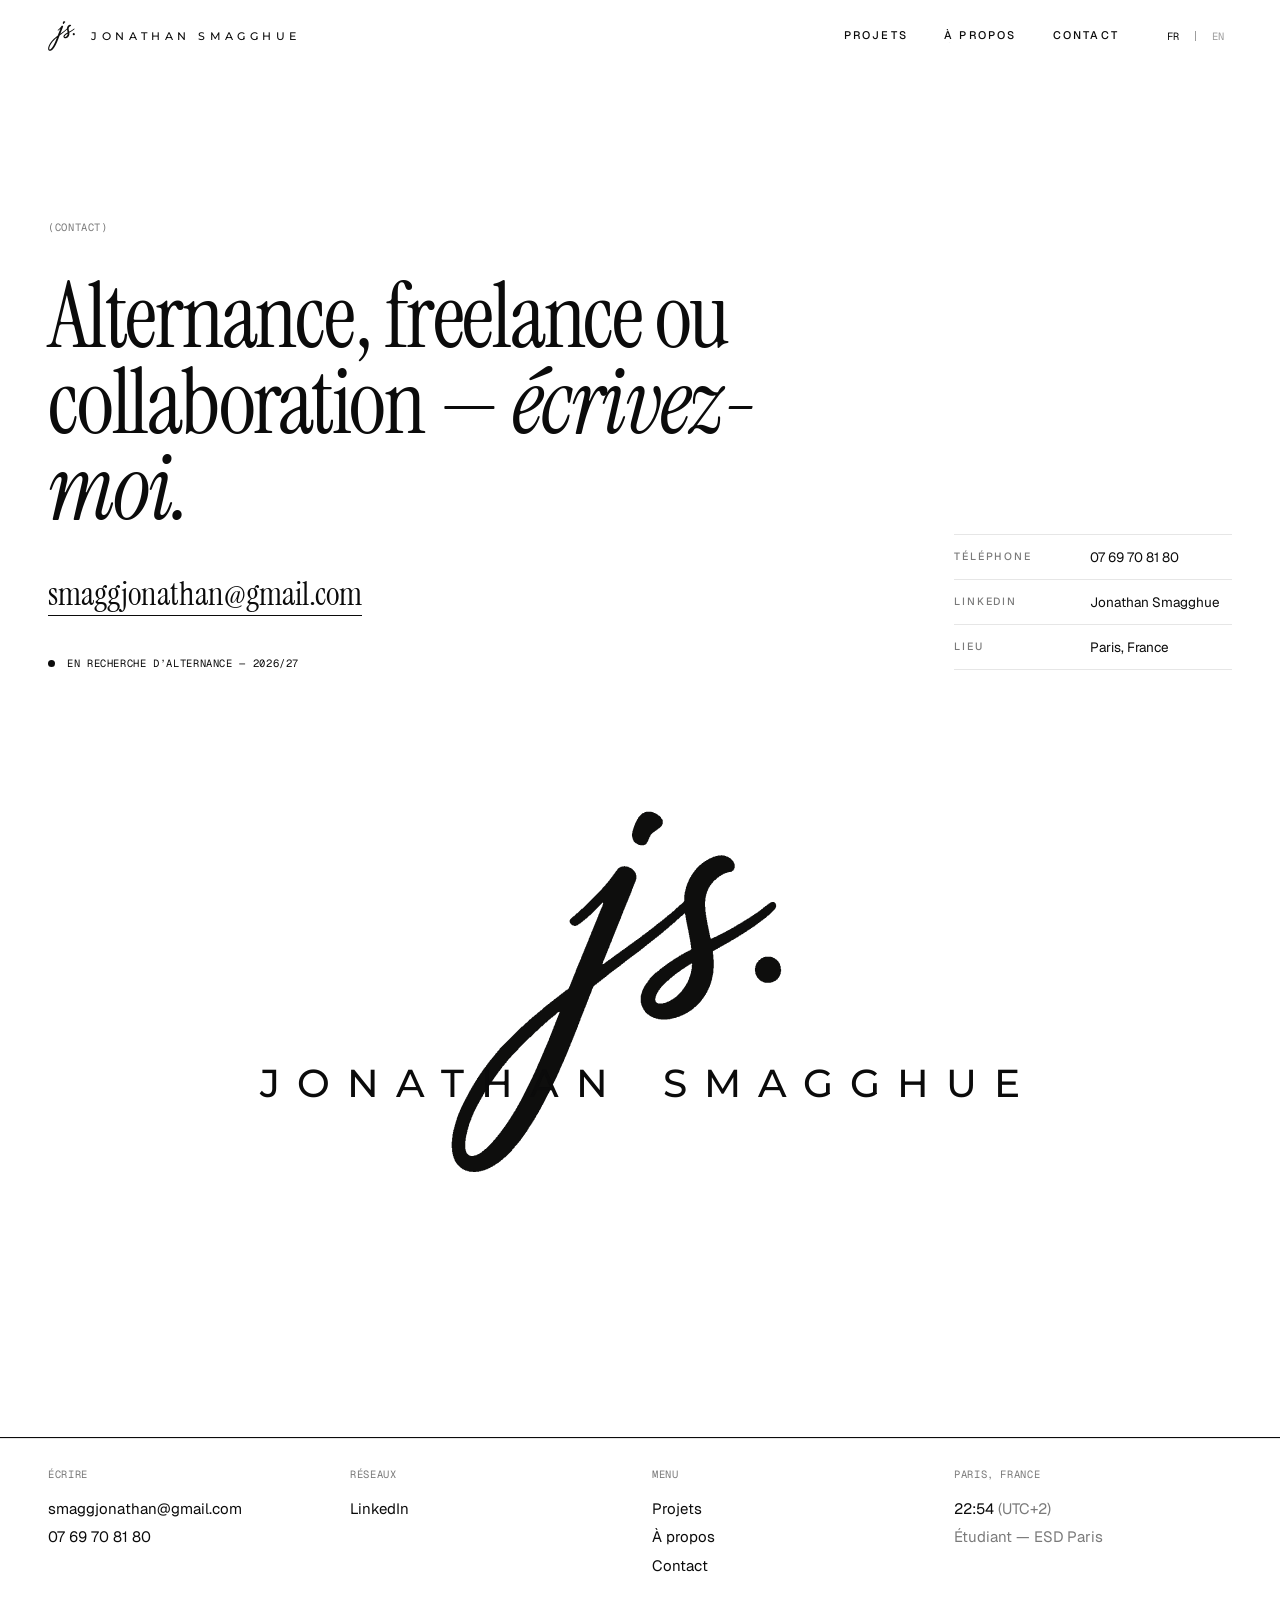
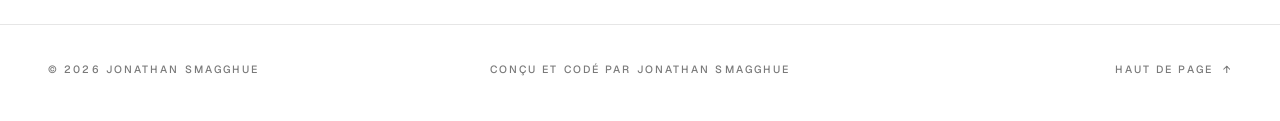
<file: contact.html>
<!doctype html>
<html lang="fr">
<head>
<meta charset="utf-8">
<meta name="viewport" content="width=device-width, initial-scale=1">
<title>Contact — Jonathan Smagghue</title>
<meta name="description" content="Jonathan Smagghue — direction artistique, affiches, web design et UX/UI. Portfolio.">
<link rel="icon" href="assets/js-monogram-black.svg" type="image/svg+xml">
<link rel="stylesheet" href="site.css">
<link rel="preconnect" href="https://fonts.googleapis.com">
<link href="https://fonts.googleapis.com/css2?family=Instrument+Serif:ital@0;1&amp;family=Geist:wght@300;400;500&amp;family=Geist+Mono:wght@400&amp;family=Montserrat:wght@500&amp;display=swap" rel="stylesheet">
</head>
<body>
<div class="site" data-lang="fr">

<div class="cursor" id="cursor" aria-hidden="true"><div class="cursor-dot"></div><span class="cursor-label"></span></div>
<div class="hd-wrap">
<header class="hd">
<a class="logo" href="index.html" aria-label="Jonathan Smagghue — accueil"><img src="assets/js-monogram-black.svg" alt=""><span class="hide-sm">Jonathan Smagghue</span></a>
<div class="hd-r">
<nav class="nav"><a href="index.html#work"><span class="roll"><span class="roll-in"><span><span class="fr">Projets</span><span class="en">Work</span></span><span aria-hidden="true"><span class="fr">Projets</span><span class="en">Work</span></span></span></span></a><a href="about.html"><span class="roll"><span class="roll-in"><span><span class="fr">À propos</span><span class="en">About</span></span><span aria-hidden="true"><span class="fr">À propos</span><span class="en">About</span></span></span></span></a><a href="contact.html"><span class="roll"><span class="roll-in"><span>Contact</span><span aria-hidden="true">Contact</span></span></span></a></nav>
<div class="lang"><button class="lb-fr" type="button" data-set-lang="fr" aria-label="Français">FR</button><i></i><button class="lb-en" type="button" data-set-lang="en" aria-label="English">EN</button></div>
</div>
</header>
</div>

<section id="top" class="grid" style="padding-top: 220px; padding-bottom: 140px; align-items: end">
<div style="grid-column: 1 / span 8; display: flex; flex-direction: column; gap: 40px">
<span class="mono muted">(Contact)</span>
<h1 class="ph1" style="font-size: clamp(52px, 7vw, 116px); line-height: 0.96"><span class="fr">Alternance, freelance ou collaboration — <em>écrivez-moi.</em></span><span class="en">Work-study, freelance or collaboration — <em>get in touch.</em></span></h1>
<a class="serif" href="mailto:smaggjonathan@gmail.com" data-cursor="Écrire" data-cursor-en="Write" style="align-self: flex-start; font-size: clamp(26px, 2.6vw, 40px); line-height: 1.3; border-bottom: 1px solid #0B0B0B">smaggjonathan@gmail.com</a>
<span class="avail mono"><i></i><span class="fr">En recherche d’alternance — 2026/27</span><span class="en">Looking for a work-study position — 2026/27</span></span>
</div>
<dl class="meta" style="grid-column: 10 / span 3">
<div><dt><span class="fr">Téléphone</span><span class="en">Phone</span></dt><dd><a class="ul" href="tel:+33769708180">07 69 70 81 80</a></dd></div>
<div><dt>LinkedIn</dt><dd><a class="ul" href="https://www.linkedin.com/in/jonathan-smagghue-3820a13a5/" target="_blank" rel="noopener">Jonathan Smagghue</a></dd></div>
<div><dt><span class="fr">Lieu</span><span class="en">Based in</span></dt><dd>Paris, France</dd></div>
</dl>
</section>

<div class="pad" style="padding-bottom: 40px"><div class="lockup" role="img" aria-label="Jonathan Smagghue" style="width: min(760px, 100%); margin: 0 auto"><img class="lk-mono" src="assets/js-monogram-black.svg" alt=""><div class="lk-word" aria-hidden="true"><span>J</span><span>O</span><span>N</span><span>A</span><span>T</span><span>H</span><span>A</span><span>N</span><span class="sp"></span><span>S</span><span>M</span><span>A</span><span>G</span><span>G</span><span>H</span><span>U</span><span>E</span></div></div></div>

<footer class="ft">

<div class="grid ft-cols">
<div class="ft-c"><span class="mono muted"><span class="fr">Écrire</span><span class="en">Email</span></span><ul><li><a class="ul " href="mailto:smaggjonathan@gmail.com">smaggjonathan@gmail.com</a></li><li><a class="ul " href="tel:+33769708180">07 69 70 81 80</a></li></ul></div>
<div class="ft-c"><span class="mono muted"><span class="fr">Réseaux</span><span class="en">Social</span></span><ul><li><a class="ul " href="https://www.linkedin.com/in/jonathan-smagghue-3820a13a5/">LinkedIn</a></li></ul></div>
<div class="ft-c"><span class="mono muted">Menu</span><ul><li><a class="ul " href="index.html#work"><span class="fr">Projets</span><span class="en">Work</span></a></li><li><a class="ul " href="about.html"><span class="fr">À propos</span><span class="en">About</span></a></li><li><a class="ul " href="contact.html">Contact</a></li></ul></div>
<div class="ft-c"><span class="mono muted">Paris, France</span><ul><li><span class="clock">--:--</span> <span class="muted">(UTC+2)</span></li><li class="muted"><span class="fr">Étudiant — ESD Paris</span><span class="en">Student — ESD Paris</span></li></ul></div>
</div>

<div class="grid label muted ft-bar">
<span style="grid-column: 1 / span 4">© 2026 Jonathan Smagghue</span>
<span class="hide-sm" style="grid-column: 5 / span 4; text-align: center"><span class="fr">Conçu et codé par Jonathan Smagghue</span><span class="en">Designed and coded by Jonathan Smagghue</span></span>
<a class="more" href="#top" style="grid-column: 9 / span 4; justify-content: flex-end; color: #7A7A7A"><span class="fr">Haut de page</span><span class="en">Back to top</span> <span aria-hidden="true">↑</span></a>
</div>
</footer>

</div>
<script>
(function () {
  var root = document.querySelector('.site');
  function setLang(l) {
    root.setAttribute('data-lang', l);
    document.documentElement.lang = l;
    try { localStorage.setItem('js-lang', l); } catch (e) {}
  }
  var saved = null;
  try { saved = localStorage.getItem('js-lang'); } catch (e) {}
  if (saved === 'en' || saved === 'fr') setLang(saved);
  document.querySelectorAll('[data-set-lang]').forEach(function (b) {
    b.addEventListener('click', function () { setLang(b.getAttribute('data-set-lang')); });
  });
  var initTrail = function (hero) {
      var imgs = Array.prototype.slice.call(hero.querySelectorAll('.tr-i'));
      if (!imgs.length || !imgs[0].animate) return function () {};
      var reduce = window.matchMedia('(prefers-reduced-motion: reduce)').matches;
      var k = 0, z = 1, lx = null, ly = null, last = -1e9, next = 0, raf = 0, lastSpawn = -1e9;
      function spawn(x, y) {
        lastSpawn = performance.now();
      var el = imgs[k++ % imgs.length];
        el.style.left = x + 'px'; el.style.top = y + 'px'; el.style.zIndex = ++z;
        el.animate([
          { opacity: 0, transform: 'translate(-50%,-50%) scale(.55) rotate(-4deg)' },
          { opacity: 1, transform: 'translate(-50%,-50%) scale(1) rotate(0deg)', offset: 0.16 },
          { opacity: 1, transform: 'translate(-50%,-50%) scale(1)', offset: 0.68 },
          { opacity: 0, transform: 'translate(-50%,-50%) scale(.9)' }
        ], { duration: 2800, easing: 'cubic-bezier(.19,.7,.1,1)', fill: 'forwards' });
      }
      function move(e) {
        var r = hero.getBoundingClientRect(), x = e.clientX - r.left, y = e.clientY - r.top;
        last = performance.now();
        if ((lx === null || Math.hypot(x - lx, y - ly) > 180) && performance.now() - lastSpawn > 260) { spawn(x, y); lx = x; ly = y; }
      }
      hero.addEventListener('mousemove', move);
      function loop(t) {
        if (!reduce && t - last > 2600 && t > next) {
          var r = hero.getBoundingClientRect();
          if (r.bottom > 0 && r.top < window.innerHeight) {
            var a = t / 3200;
            spawn(r.width * (0.5 + 0.34 * Math.sin(a)), r.height * (0.5 + 0.2 * Math.sin(a * 2)));
          }
          next = t + 950;
        }
        raf = requestAnimationFrame(loop);
      }
      raf = requestAnimationFrame(loop);
      return function () { cancelAnimationFrame(raf); hero.removeEventListener('mousemove', move); };
    };
  var hero = document.querySelector('.hx');
  if (hero) initTrail(hero);
  function tickClock() {
    var t = new Date().toLocaleTimeString('fr-FR', { timeZone: 'Europe/Paris', hour: '2-digit', minute: '2-digit' });
    document.querySelectorAll('.clock').forEach(function (c) { c.textContent = t; });
  }
  tickClock(); setInterval(tickClock, 30000);
  document.querySelectorAll('video').forEach(function (v) {
    v.muted = true; v.playsInline = true; var p = v.play(); if (p && p.catch) p.catch(function () {});
  });
  var cur = document.getElementById('cursor');
  if (!cur || window.matchMedia('(hover: none)').matches) return;
  var label = cur.querySelector('.cursor-label');
  var x = -200, y = -200, tx = -200, ty = -200;
  document.addEventListener('mousemove', function (e) {
    tx = e.clientX; ty = e.clientY;
    cur.classList.add('on');
    var t = e.target.closest ? e.target.closest('[data-cursor]') : null;
    if (t) {
      var en = root.getAttribute('data-lang') === 'en' && t.getAttribute('data-cursor-en');
      label.textContent = en || t.getAttribute('data-cursor'); cur.classList.add('is-view');
    } else { cur.classList.remove('is-view'); }
  });
  document.documentElement.addEventListener('mouseleave', function () { cur.classList.remove('on', 'is-view'); });
  (function tick() {
    x += (tx - x) * 0.18; y += (ty - y) * 0.18;
    cur.style.transform = 'translate3d(' + x.toFixed(1) + 'px,' + y.toFixed(1) + 'px,0)';
    requestAnimationFrame(tick);
  })();
})();
</script>
</body>
</html>
</file>
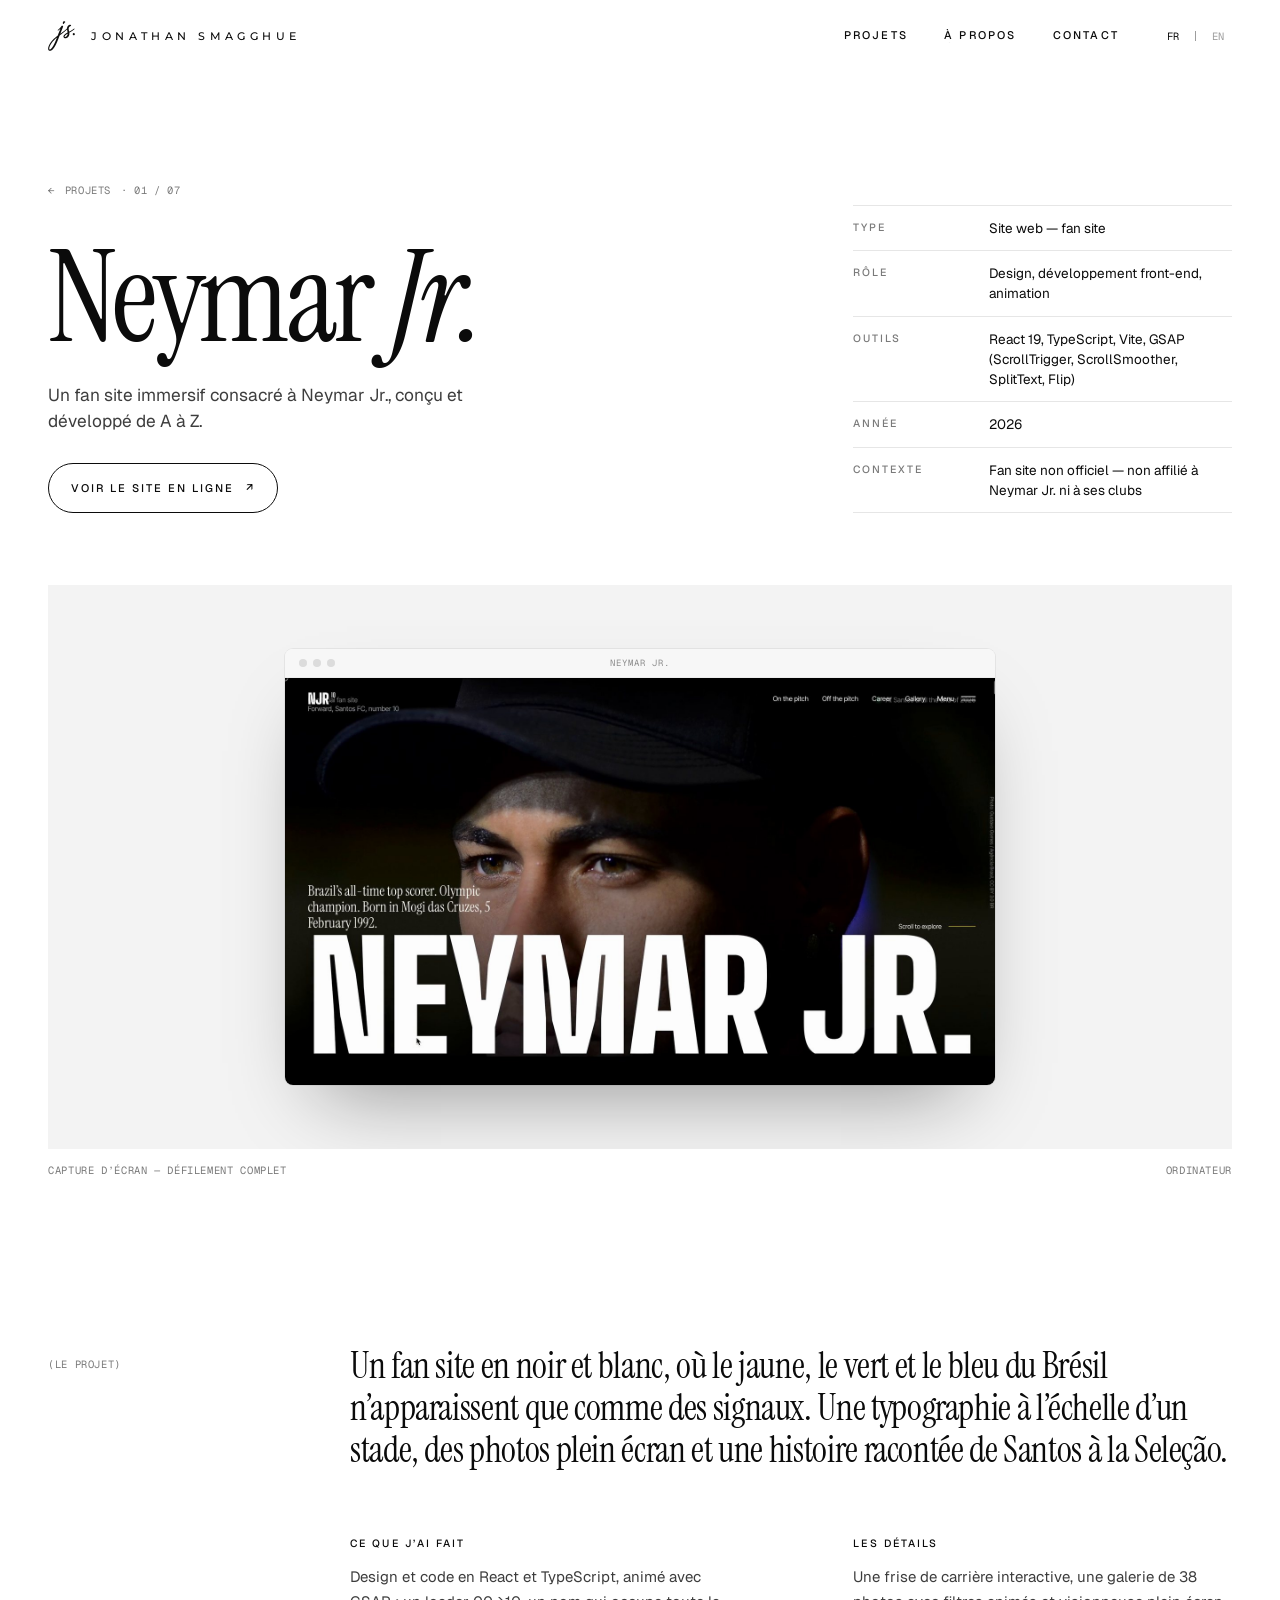
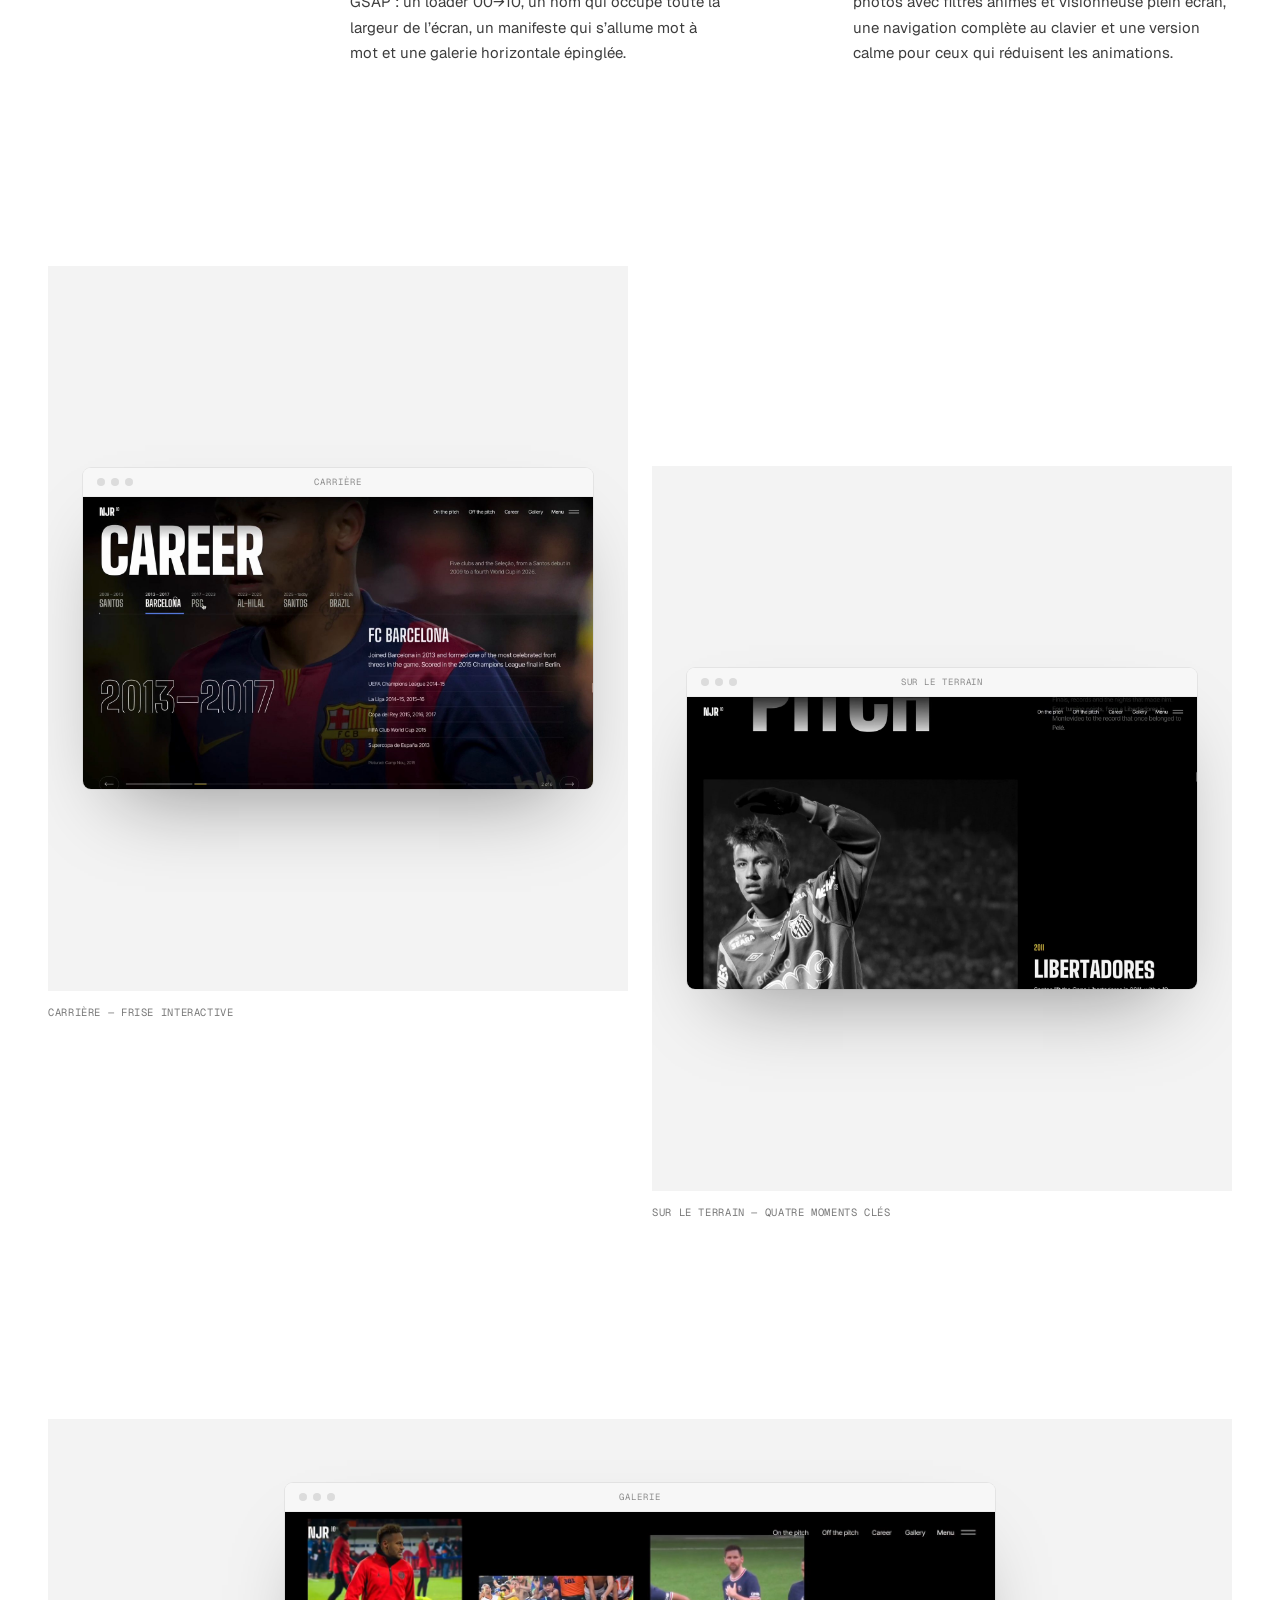
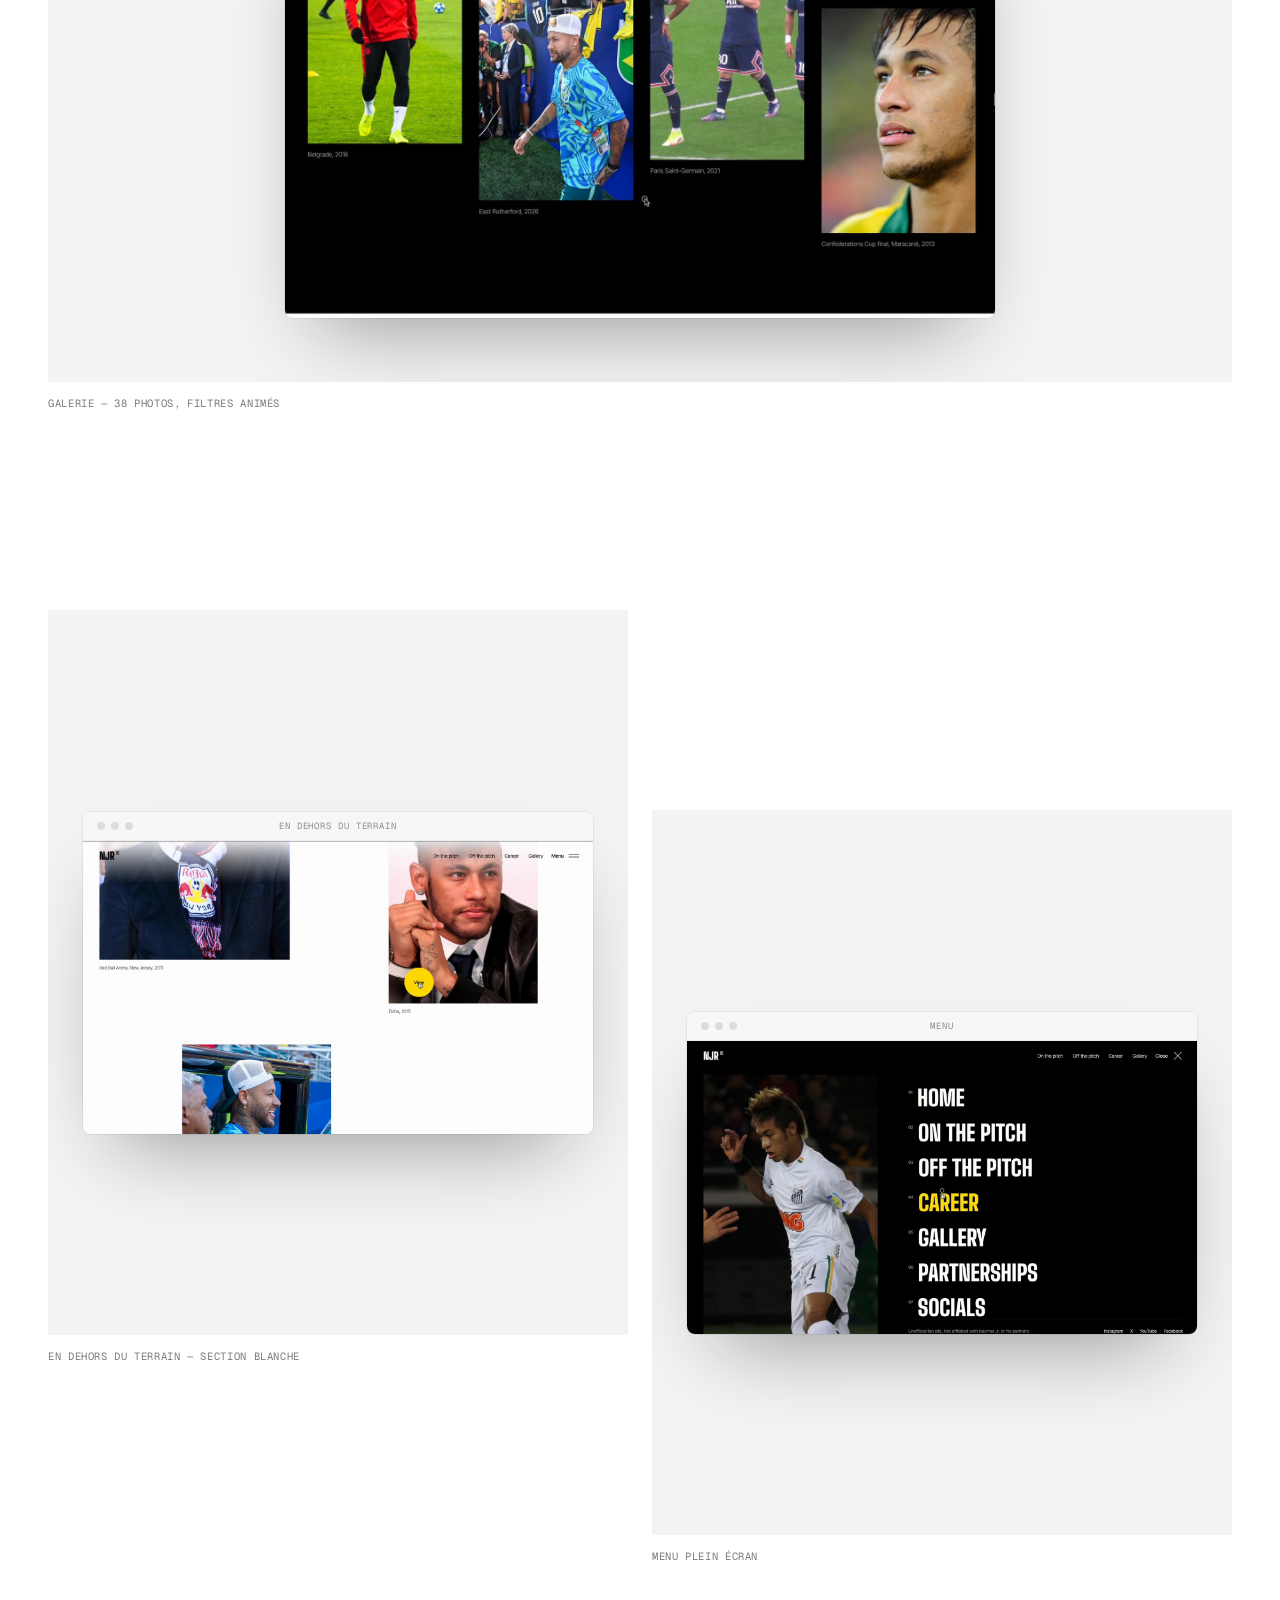
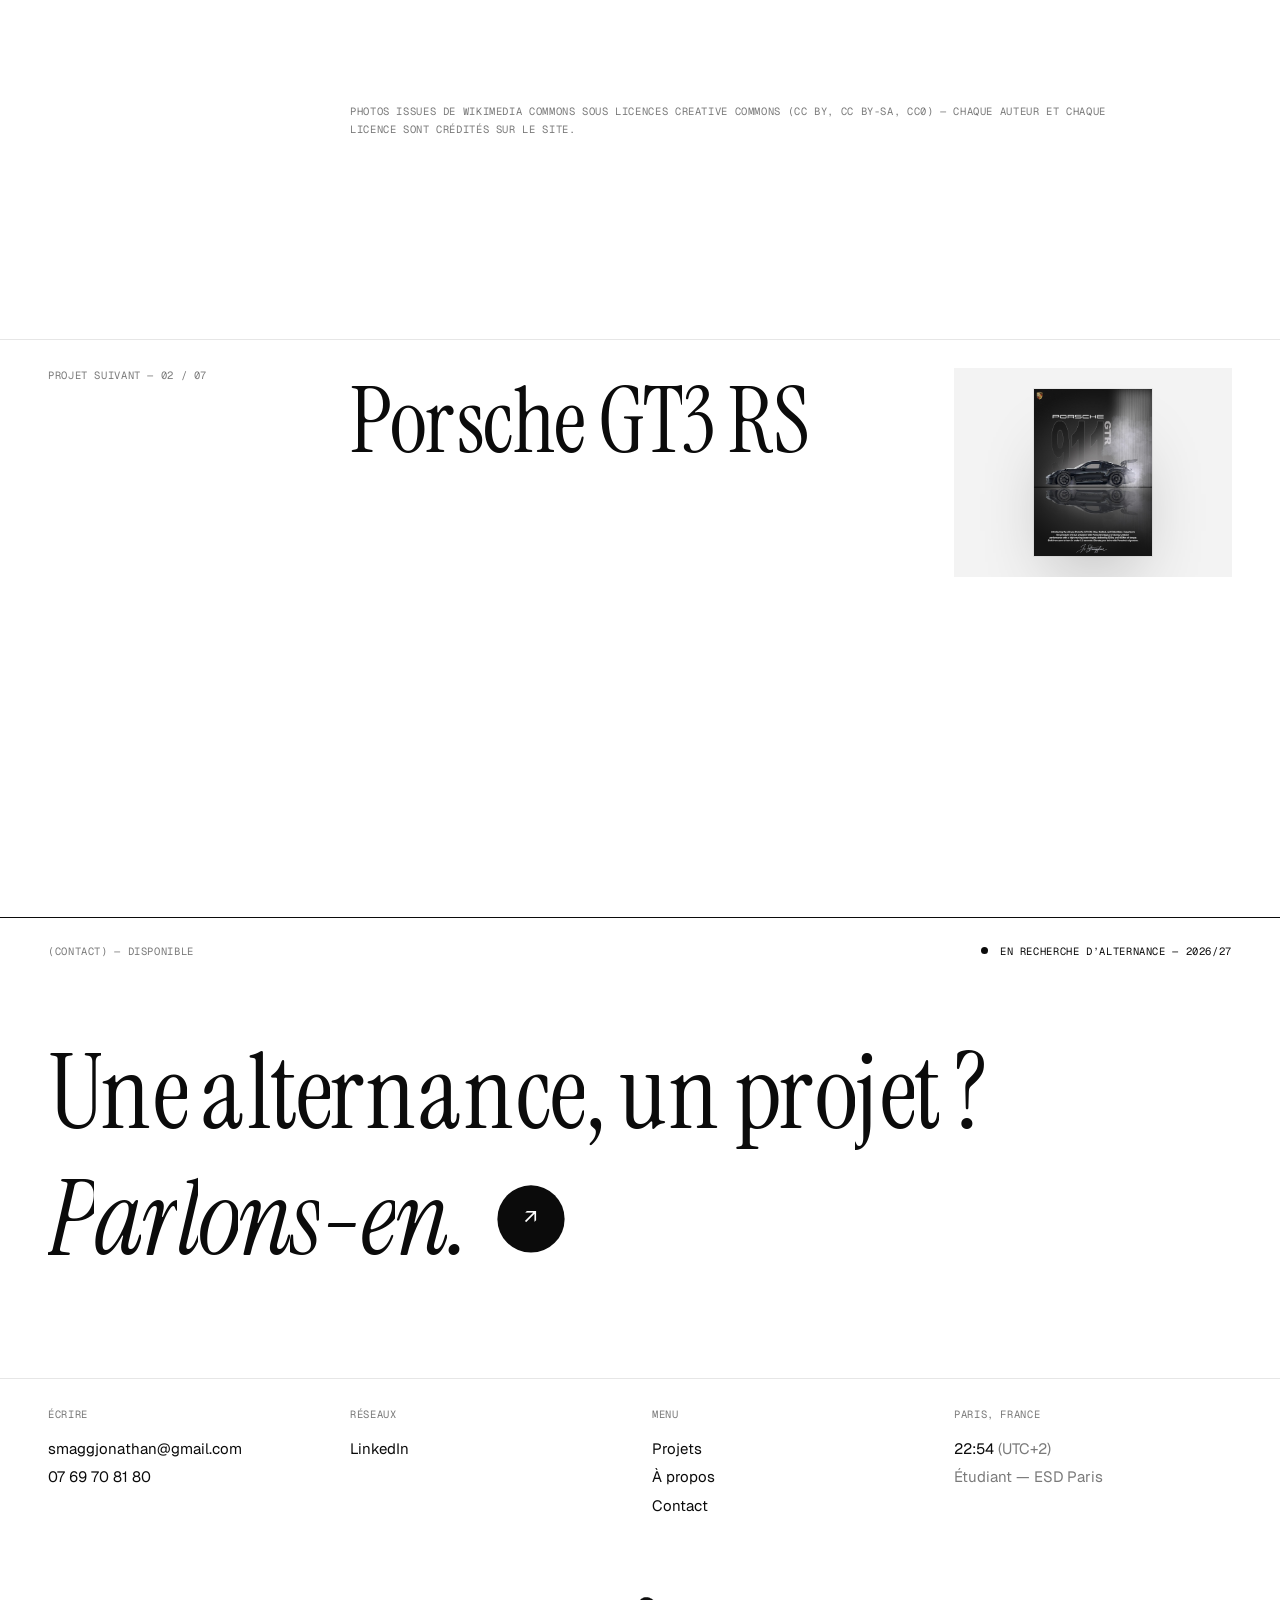
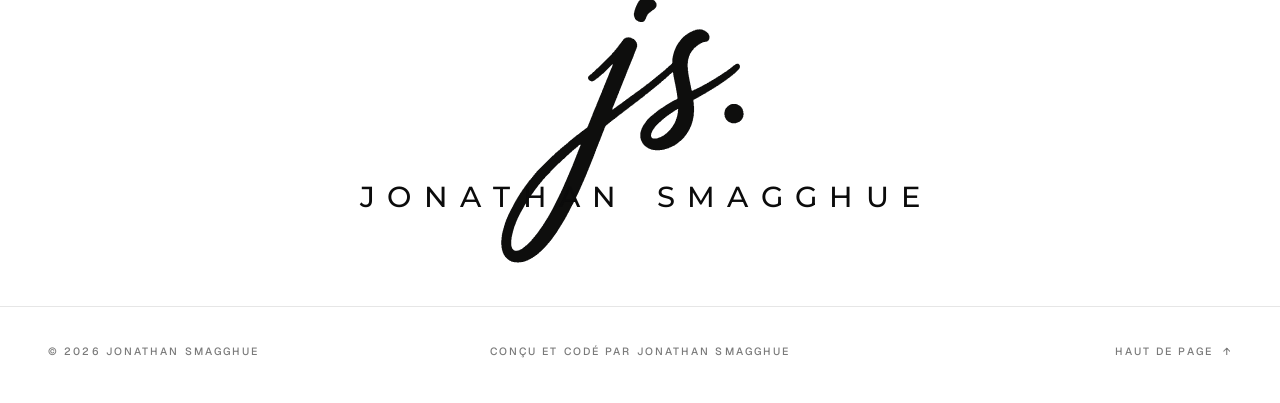
<file: neymar.html>
<!doctype html>
<html lang="fr">
<head>
<meta charset="utf-8">
<meta name="viewport" content="width=device-width, initial-scale=1">
<title>Neymar Jr. — Jonathan Smagghue</title>
<meta name="description" content="Jonathan Smagghue — direction artistique, affiches, web design et UX/UI. Portfolio.">
<link rel="icon" href="assets/js-monogram-black.svg" type="image/svg+xml">
<link rel="stylesheet" href="site.css">
<link rel="preconnect" href="https://fonts.googleapis.com">
<link href="https://fonts.googleapis.com/css2?family=Instrument+Serif:ital@0;1&amp;family=Geist:wght@300;400;500&amp;family=Geist+Mono:wght@400&amp;family=Montserrat:wght@500&amp;display=swap" rel="stylesheet">
</head>
<body>
<div class="site" data-lang="fr">

<div class="cursor" id="cursor" aria-hidden="true"><div class="cursor-dot"></div><span class="cursor-label"></span></div>
<div class="progress" aria-hidden="true"></div>
<div class="hd-wrap">
<header class="hd">
<a class="logo" href="index.html" aria-label="Jonathan Smagghue — accueil"><img src="assets/js-monogram-black.svg" alt=""><span class="hide-sm">Jonathan Smagghue</span></a>
<div class="hd-r">
<nav class="nav"><a href="index.html#work"><span class="roll"><span class="roll-in"><span><span class="fr">Projets</span><span class="en">Work</span></span><span aria-hidden="true"><span class="fr">Projets</span><span class="en">Work</span></span></span></span></a><a href="about.html"><span class="roll"><span class="roll-in"><span><span class="fr">À propos</span><span class="en">About</span></span><span aria-hidden="true"><span class="fr">À propos</span><span class="en">About</span></span></span></span></a><a href="contact.html"><span class="roll"><span class="roll-in"><span>Contact</span><span aria-hidden="true">Contact</span></span></span></a></nav>
<div class="lang"><button class="lb-fr" type="button" data-set-lang="fr" aria-label="Français">FR</button><i></i><button class="lb-en" type="button" data-set-lang="en" aria-label="English">EN</button></div>
</div>
</header>
</div>

<section id="top" class="grid" style="padding-top: 168px; padding-bottom: 72px; align-items: end">
<div style="grid-column: 1 / span 7; display: flex; flex-direction: column; gap: 28px">
<a class="more mono muted" href="index.html#work"><span aria-hidden="true">←</span> <span class="fr">Projets</span><span class="en">Work</span> · 01 / 07</a>
<h1 class="ph1">Neymar <em>Jr.</em></h1>
<p class="hero-lead fr">Un fan site immersif consacré à Neymar Jr., conçu et développé de A à Z.</p><p class="hero-lead en">An immersive fan site about Neymar Jr., designed and built from scratch.</p>
<a class="btn" href="neymar/index.html" target="_blank" rel="noopener" data-cursor="Ouvrir" data-cursor-en="Open" style="align-self: flex-start"><span class="fr">Voir le site en ligne</span><span class="en">Visit the live site</span> <span aria-hidden="true">↗</span></a>
</div>
<dl class="meta" style="grid-column: 9 / span 4"><div><dt>Type</dt><dd><span class="fr">Site web — fan site</span><span class="en">Website — fan site</span></dd></div><div><dt><span class="fr">Rôle</span><span class="en">Role</span></dt><dd><span class="fr">Design, développement front-end, animation</span><span class="en">Design, front-end development, motion</span></dd></div><div><dt><span class="fr">Outils</span><span class="en">Tools</span></dt><dd>React 19, TypeScript, Vite, GSAP (ScrollTrigger, ScrollSmoother, SplitText, Flip)</dd></div><div><dt><span class="fr">Année</span><span class="en">Year</span></dt><dd>2026</dd></div><div><dt><span class="fr">Contexte</span><span class="en">Context</span></dt><dd><span class="fr">Fan site non officiel — non affilié à Neymar Jr. ni à ses clubs</span><span class="en">Unofficial fan site — not affiliated with Neymar Jr. or his clubs</span></dd></div></dl>
</section>

<section class="pad">
<div class="scene wide rv"><div class="browser "><div class="bbar"><i></i><i></i><i></i><span>Neymar Jr.</span></div><video src="assets/neymar.mp4" poster="assets/neymar-hero.jpg" autoplay="" muted="" loop="" playsinline="" preload="metadata" aria-label="Neymar Jr."></video></div></div>
<div class="cap mono"><span><span class="fr">Capture d’écran — défilement complet</span><span class="en">Screen recording — full scroll</span></span><span><span class="fr">Ordinateur</span><span class="en">Desktop</span></span></div>
</section>

<section class="grid" style="padding-top: 168px">
<span class="mono muted" style="grid-column: 1 / span 3; padding-top: 12px"><span class="fr">(Le projet)</span><span class="en">(The project)</span></span>
<p class="serif tx fr" style="grid-column: 4 / span 9; margin: 0; font-size: clamp(28px, 2.8vw, 44px); line-height: 1.18; letter-spacing: -0.01em">Un fan site en noir et blanc, où le jaune, le vert et le bleu du Brésil n’apparaissent que comme des signaux. Une typographie à l’échelle d’un stade, des photos plein écran et une histoire racontée de Santos à la Seleção.</p><p class="serif tx en" style="grid-column: 4 / span 9; margin: 0; font-size: clamp(28px, 2.8vw, 44px); line-height: 1.18; letter-spacing: -0.01em">A black-and-white fan site where Brazil’s yellow, green and blue appear only as signals. Stadium-scale type, full-screen photography and a story told from Santos to the Seleção.</p>
<div class="blk tx" style="grid-column: 4 / span 4; margin-top: 64px"><span class="label"><span class="fr">Ce que j’ai fait</span><span class="en">What I did</span></span><p><span class="fr">Design et code en React et TypeScript, animé avec GSAP : un loader 00→10, un nom qui occupe toute la largeur de l’écran, un manifeste qui s’allume mot à mot et une galerie horizontale épinglée.</span><span class="en">Designed and coded in React and TypeScript, animated with GSAP: a 00→10 loader, a name fitted to the full width of the screen, a manifesto that lights up word by word and a pinned horizontal gallery.</span></p></div>
<div class="blk tx" style="grid-column: 9 / span 4; margin-top: 64px"><span class="label"><span class="fr">Les détails</span><span class="en">The details</span></span><p><span class="fr">Une frise de carrière interactive, une galerie de 38 photos avec filtres animés et visionneuse plein écran, une navigation complète au clavier et une version calme pour ceux qui réduisent les animations.</span><span class="en">An interactive career timeline, a 38-photo gallery with animated filters and a full-screen viewer, full keyboard navigation and a calm version for reduced motion.</span></p></div>
</section>

<section class="grid" style="align-items: start; padding-top: 200px">
<div style="grid-column: 1 / span 6; display: flex; flex-direction: column"><div class="scene half rv"><div class="browser "><div class="bbar"><i></i><i></i><i></i><span>Carrière</span></div><img src="assets/neymar-career.jpg" alt="Carrière"></div></div><div class="cap mono"><span><span class="fr">Carrière — frise interactive</span><span class="en">Career — interactive timeline</span></span></div></div>
<div style="grid-column: 7 / span 6; display: flex; flex-direction: column; margin-top: 200px"><div class="scene half rv"><div class="browser "><div class="bbar"><i></i><i></i><i></i><span>Sur le terrain</span></div><img src="assets/neymar-pitch.jpg" alt="Sur le terrain"></div></div><div class="cap mono"><span><span class="fr">Sur le terrain — quatre moments clés</span><span class="en">On the pitch — four defining moments</span></span></div></div>
</section>
<section class="pad" style="padding-top: 200px"><div class="scene wide rv"><div class="browser "><div class="bbar"><i></i><i></i><i></i><span>Galerie</span></div><img src="assets/neymar-gallery.jpg" alt="Galerie"></div></div><div class="cap mono"><span><span class="fr">Galerie — 38 photos, filtres animés</span><span class="en">Gallery — 38 photos, animated filters</span></span></div></section>
<section class="grid" style="align-items: start; padding-top: 200px">
<div style="grid-column: 1 / span 6; display: flex; flex-direction: column"><div class="scene half rv"><div class="browser "><div class="bbar"><i></i><i></i><i></i><span>En dehors du terrain</span></div><img src="assets/neymar-offpitch.jpg" alt="En dehors du terrain"></div></div><div class="cap mono"><span><span class="fr">En dehors du terrain — section blanche</span><span class="en">Off the pitch — white section</span></span></div></div>
<div style="grid-column: 7 / span 6; display: flex; flex-direction: column; margin-top: 200px"><div class="scene half rv"><div class="browser "><div class="bbar"><i></i><i></i><i></i><span>Menu</span></div><img src="assets/neymar-menu.jpg" alt="Menu"></div></div><div class="cap mono"><span><span class="fr">Menu plein écran</span><span class="en">Full-screen menu</span></span></div></div>
</section>

<section class="grid" style="padding-top: 140px"><p class="mono muted" style="grid-column: 4 / span 8; margin: 0; line-height: 1.7"><span class="fr">Photos issues de Wikimedia Commons sous licences Creative Commons (CC BY, CC BY-SA, CC0) — chaque auteur et chaque licence sont crédités sur le site.</span><span class="en">Photos from Wikimedia Commons under Creative Commons licences (CC BY, CC BY-SA, CC0) — every author and licence is credited on the site.</span></p></section>

<section style="margin-top: 200px; border-top: 1px solid #E6E6E6">
<a class="next card" href="porsche.html" data-cursor="Suivant" data-cursor-en="Next" aria-label="Porsche GT3 RS">
<span class="mono muted" style="grid-column: 1 / span 3"><span class="fr">Projet suivant</span><span class="en">Next project</span> — 02 / 07</span>
<span class="serif" style="grid-column: 4 / span 5; font-size: clamp(48px, 7vw, 112px); line-height: 0.95; letter-spacing: -0.02em"><span class="sx"><span class="sr">Porsche GT3 RS</span><span aria-hidden="true"><span class="wd"><span class="c" style="--i: 0"><span>P</span><span>P</span></span><span class="c" style="--i: 1"><span>o</span><span>o</span></span><span class="c" style="--i: 2"><span>r</span><span>r</span></span><span class="c" style="--i: 3"><span>s</span><span>s</span></span><span class="c" style="--i: 4"><span>c</span><span>c</span></span><span class="c" style="--i: 5"><span>h</span><span>h</span></span><span class="c" style="--i: 6"><span>e</span><span>e</span></span></span> <span class="wd"><span class="c" style="--i: 8"><span>G</span><span>G</span></span><span class="c" style="--i: 9"><span>T</span><span>T</span></span><span class="c" style="--i: 10"><span>3</span><span>3</span></span></span> <span class="wd"><span class="c" style="--i: 12"><span>R</span><span>R</span></span><span class="c" style="--i: 13"><span>S</span><span>S</span></span></span></span></span></span>
<span class="scene" style="grid-column: 10 / span 3; aspect-ratio: 4 / 3"><img class="poster-s" src="assets/gt3-poster.jpg" alt=""></span>
</a>
</section>

<footer class="ft">
<div class="grid ft-top">
<span class="mono muted" style="grid-column: 1 / span 6"><span class="fr">(Contact) — Disponible</span><span class="en">(Contact) — Available</span></span>
<span class="avail mono" style="grid-column: 7 / span 6; justify-content: flex-end"><i></i><span class="fr">En recherche d’alternance — 2026/27</span><span class="en">Looking for a work-study position — 2026/27</span></span>
</div>
<a class="ft-cta hv" href="contact.html" data-cursor="Écrire" data-cursor-en="Write">
<span class="ft-l1"><span class="fr"><span class="sx"><span class="sr">Une alternance, un projet ?</span><span aria-hidden="true"><span class="wd"><span class="c" style="--i: 0"><span>U</span><span>U</span></span><span class="c" style="--i: 1"><span>n</span><span>n</span></span><span class="c" style="--i: 2"><span>e</span><span>e</span></span></span> <span class="wd"><span class="c" style="--i: 4"><span>a</span><span>a</span></span><span class="c" style="--i: 5"><span>l</span><span>l</span></span><span class="c" style="--i: 6"><span>t</span><span>t</span></span><span class="c" style="--i: 7"><span>e</span><span>e</span></span><span class="c" style="--i: 8"><span>r</span><span>r</span></span><span class="c" style="--i: 9"><span>n</span><span>n</span></span><span class="c" style="--i: 10"><span>a</span><span>a</span></span><span class="c" style="--i: 11"><span>n</span><span>n</span></span><span class="c" style="--i: 12"><span>c</span><span>c</span></span><span class="c" style="--i: 13"><span>e</span><span>e</span></span><span class="c" style="--i: 14"><span>,</span><span>,</span></span></span> <span class="wd"><span class="c" style="--i: 16"><span>u</span><span>u</span></span><span class="c" style="--i: 17"><span>n</span><span>n</span></span></span> <span class="wd"><span class="c" style="--i: 19"><span>p</span><span>p</span></span><span class="c" style="--i: 20"><span>r</span><span>r</span></span><span class="c" style="--i: 21"><span>o</span><span>o</span></span><span class="c" style="--i: 22"><span>j</span><span>j</span></span><span class="c" style="--i: 23"><span>e</span><span>e</span></span><span class="c" style="--i: 24"><span>t</span><span>t</span></span></span> <span class="wd"><span class="c" style="--i: 26"><span>?</span><span>?</span></span></span></span></span></span><span class="en"><span class="sx"><span class="sr">Work-study, a project?</span><span aria-hidden="true"><span class="wd"><span class="c" style="--i: 0"><span>W</span><span>W</span></span><span class="c" style="--i: 1"><span>o</span><span>o</span></span><span class="c" style="--i: 2"><span>r</span><span>r</span></span><span class="c" style="--i: 3"><span>k</span><span>k</span></span><span class="c" style="--i: 4"><span>-</span><span>-</span></span><span class="c" style="--i: 5"><span>s</span><span>s</span></span><span class="c" style="--i: 6"><span>t</span><span>t</span></span><span class="c" style="--i: 7"><span>u</span><span>u</span></span><span class="c" style="--i: 8"><span>d</span><span>d</span></span><span class="c" style="--i: 9"><span>y</span><span>y</span></span><span class="c" style="--i: 10"><span>,</span><span>,</span></span></span> <span class="wd"><span class="c" style="--i: 12"><span>a</span><span>a</span></span></span> <span class="wd"><span class="c" style="--i: 14"><span>p</span><span>p</span></span><span class="c" style="--i: 15"><span>r</span><span>r</span></span><span class="c" style="--i: 16"><span>o</span><span>o</span></span><span class="c" style="--i: 17"><span>j</span><span>j</span></span><span class="c" style="--i: 18"><span>e</span><span>e</span></span><span class="c" style="--i: 19"><span>c</span><span>c</span></span><span class="c" style="--i: 20"><span>t</span><span>t</span></span><span class="c" style="--i: 21"><span>?</span><span>?</span></span></span></span></span></span></span>
<span class="ft-l2"><em><span class="fr"><span class="sx"><span class="sr">Parlons-en.</span><span aria-hidden="true"><span class="wd"><span class="c" style="--i: 0"><span>P</span><span>P</span></span><span class="c" style="--i: 1"><span>a</span><span>a</span></span><span class="c" style="--i: 2"><span>r</span><span>r</span></span><span class="c" style="--i: 3"><span>l</span><span>l</span></span><span class="c" style="--i: 4"><span>o</span><span>o</span></span><span class="c" style="--i: 5"><span>n</span><span>n</span></span><span class="c" style="--i: 6"><span>s</span><span>s</span></span><span class="c" style="--i: 7"><span>-</span><span>-</span></span><span class="c" style="--i: 8"><span>e</span><span>e</span></span><span class="c" style="--i: 9"><span>n</span><span>n</span></span><span class="c" style="--i: 10"><span>.</span><span>.</span></span></span></span></span></span><span class="en"><span class="sx"><span class="sr">Let’s talk.</span><span aria-hidden="true"><span class="wd"><span class="c" style="--i: 0"><span>L</span><span>L</span></span><span class="c" style="--i: 1"><span>e</span><span>e</span></span><span class="c" style="--i: 2"><span>t</span><span>t</span></span><span class="c" style="--i: 3"><span>’</span><span>’</span></span><span class="c" style="--i: 4"><span>s</span><span>s</span></span></span> <span class="wd"><span class="c" style="--i: 6"><span>t</span><span>t</span></span><span class="c" style="--i: 7"><span>a</span><span>a</span></span><span class="c" style="--i: 8"><span>l</span><span>l</span></span><span class="c" style="--i: 9"><span>k</span><span>k</span></span><span class="c" style="--i: 10"><span>.</span><span>.</span></span></span></span></span></span></em><span class="ft-btn" aria-hidden="true">↗</span></span>
</a>
<div class="grid ft-cols">
<div class="ft-c"><span class="mono muted"><span class="fr">Écrire</span><span class="en">Email</span></span><ul><li><a class="ul " href="mailto:smaggjonathan@gmail.com">smaggjonathan@gmail.com</a></li><li><a class="ul " href="tel:+33769708180">07 69 70 81 80</a></li></ul></div>
<div class="ft-c"><span class="mono muted"><span class="fr">Réseaux</span><span class="en">Social</span></span><ul><li><a class="ul " href="https://www.linkedin.com/in/jonathan-smagghue-3820a13a5/">LinkedIn</a></li></ul></div>
<div class="ft-c"><span class="mono muted">Menu</span><ul><li><a class="ul " href="index.html#work"><span class="fr">Projets</span><span class="en">Work</span></a></li><li><a class="ul " href="about.html"><span class="fr">À propos</span><span class="en">About</span></a></li><li><a class="ul " href="contact.html">Contact</a></li></ul></div>
<div class="ft-c"><span class="mono muted">Paris, France</span><ul><li><span class="clock">--:--</span> <span class="muted">(UTC+2)</span></li><li class="muted"><span class="fr">Étudiant — ESD Paris</span><span class="en">Student — ESD Paris</span></li></ul></div>
</div>
<div class="foot pad" style="padding-top: 64px; padding-bottom: 8px"><div class="lockup" role="img" aria-label="Jonathan Smagghue" style="width: min(560px, 80%); margin: 0 auto"><img class="lk-mono" src="assets/js-monogram-black.svg" alt=""><div class="lk-word" aria-hidden="true"><span>J</span><span>O</span><span>N</span><span>A</span><span>T</span><span>H</span><span>A</span><span>N</span><span class="sp"></span><span>S</span><span>M</span><span>A</span><span>G</span><span>G</span><span>H</span><span>U</span><span>E</span></div></div></div>
<div class="grid label muted ft-bar">
<span style="grid-column: 1 / span 4">© 2026 Jonathan Smagghue</span>
<span class="hide-sm" style="grid-column: 5 / span 4; text-align: center"><span class="fr">Conçu et codé par Jonathan Smagghue</span><span class="en">Designed and coded by Jonathan Smagghue</span></span>
<a class="more" href="#top" style="grid-column: 9 / span 4; justify-content: flex-end; color: #7A7A7A"><span class="fr">Haut de page</span><span class="en">Back to top</span> <span aria-hidden="true">↑</span></a>
</div>
</footer>

</div>
<script>
(function () {
  var root = document.querySelector('.site');
  function setLang(l) {
    root.setAttribute('data-lang', l);
    document.documentElement.lang = l;
    try { localStorage.setItem('js-lang', l); } catch (e) {}
  }
  var saved = null;
  try { saved = localStorage.getItem('js-lang'); } catch (e) {}
  if (saved === 'en' || saved === 'fr') setLang(saved);
  document.querySelectorAll('[data-set-lang]').forEach(function (b) {
    b.addEventListener('click', function () { setLang(b.getAttribute('data-set-lang')); });
  });
  var initTrail = function (hero) {
      var imgs = Array.prototype.slice.call(hero.querySelectorAll('.tr-i'));
      if (!imgs.length || !imgs[0].animate) return function () {};
      var reduce = window.matchMedia('(prefers-reduced-motion: reduce)').matches;
      var k = 0, z = 1, lx = null, ly = null, last = -1e9, next = 0, raf = 0, lastSpawn = -1e9;
      function spawn(x, y) {
        lastSpawn = performance.now();
      var el = imgs[k++ % imgs.length];
        el.style.left = x + 'px'; el.style.top = y + 'px'; el.style.zIndex = ++z;
        el.animate([
          { opacity: 0, transform: 'translate(-50%,-50%) scale(.55) rotate(-4deg)' },
          { opacity: 1, transform: 'translate(-50%,-50%) scale(1) rotate(0deg)', offset: 0.16 },
          { opacity: 1, transform: 'translate(-50%,-50%) scale(1)', offset: 0.68 },
          { opacity: 0, transform: 'translate(-50%,-50%) scale(.9)' }
        ], { duration: 2800, easing: 'cubic-bezier(.19,.7,.1,1)', fill: 'forwards' });
      }
      function move(e) {
        var r = hero.getBoundingClientRect(), x = e.clientX - r.left, y = e.clientY - r.top;
        last = performance.now();
        if ((lx === null || Math.hypot(x - lx, y - ly) > 180) && performance.now() - lastSpawn > 260) { spawn(x, y); lx = x; ly = y; }
      }
      hero.addEventListener('mousemove', move);
      function loop(t) {
        if (!reduce && t - last > 2600 && t > next) {
          var r = hero.getBoundingClientRect();
          if (r.bottom > 0 && r.top < window.innerHeight) {
            var a = t / 3200;
            spawn(r.width * (0.5 + 0.34 * Math.sin(a)), r.height * (0.5 + 0.2 * Math.sin(a * 2)));
          }
          next = t + 950;
        }
        raf = requestAnimationFrame(loop);
      }
      raf = requestAnimationFrame(loop);
      return function () { cancelAnimationFrame(raf); hero.removeEventListener('mousemove', move); };
    };
  var hero = document.querySelector('.hx');
  if (hero) initTrail(hero);
  function tickClock() {
    var t = new Date().toLocaleTimeString('fr-FR', { timeZone: 'Europe/Paris', hour: '2-digit', minute: '2-digit' });
    document.querySelectorAll('.clock').forEach(function (c) { c.textContent = t; });
  }
  tickClock(); setInterval(tickClock, 30000);
  document.querySelectorAll('video').forEach(function (v) {
    v.muted = true; v.playsInline = true; var p = v.play(); if (p && p.catch) p.catch(function () {});
  });
  var cur = document.getElementById('cursor');
  if (!cur || window.matchMedia('(hover: none)').matches) return;
  var label = cur.querySelector('.cursor-label');
  var x = -200, y = -200, tx = -200, ty = -200;
  document.addEventListener('mousemove', function (e) {
    tx = e.clientX; ty = e.clientY;
    cur.classList.add('on');
    var t = e.target.closest ? e.target.closest('[data-cursor]') : null;
    if (t) {
      var en = root.getAttribute('data-lang') === 'en' && t.getAttribute('data-cursor-en');
      label.textContent = en || t.getAttribute('data-cursor'); cur.classList.add('is-view');
    } else { cur.classList.remove('is-view'); }
  });
  document.documentElement.addEventListener('mouseleave', function () { cur.classList.remove('on', 'is-view'); });
  (function tick() {
    x += (tx - x) * 0.18; y += (ty - y) * 0.18;
    cur.style.transform = 'translate3d(' + x.toFixed(1) + 'px,' + y.toFixed(1) + 'px,0)';
    requestAnimationFrame(tick);
  })();
})();
</script>
</body>
</html>
</file>
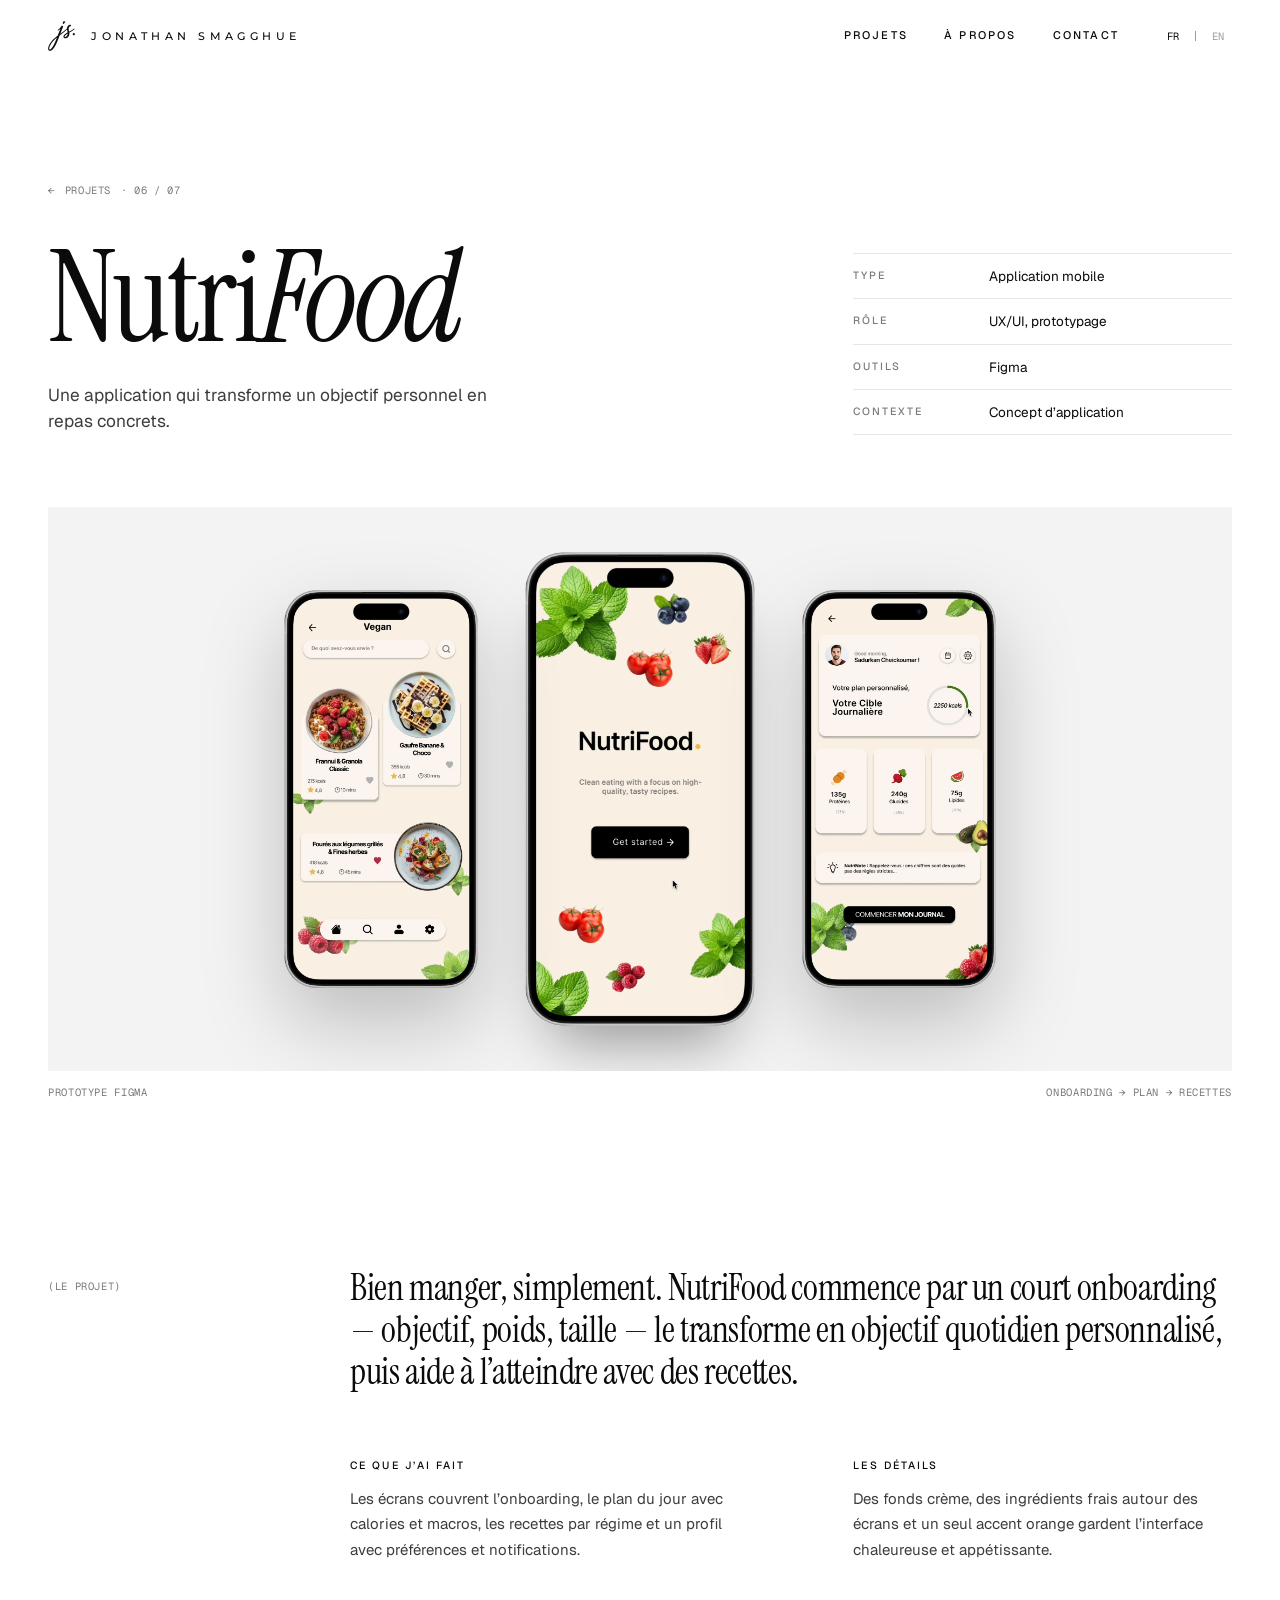
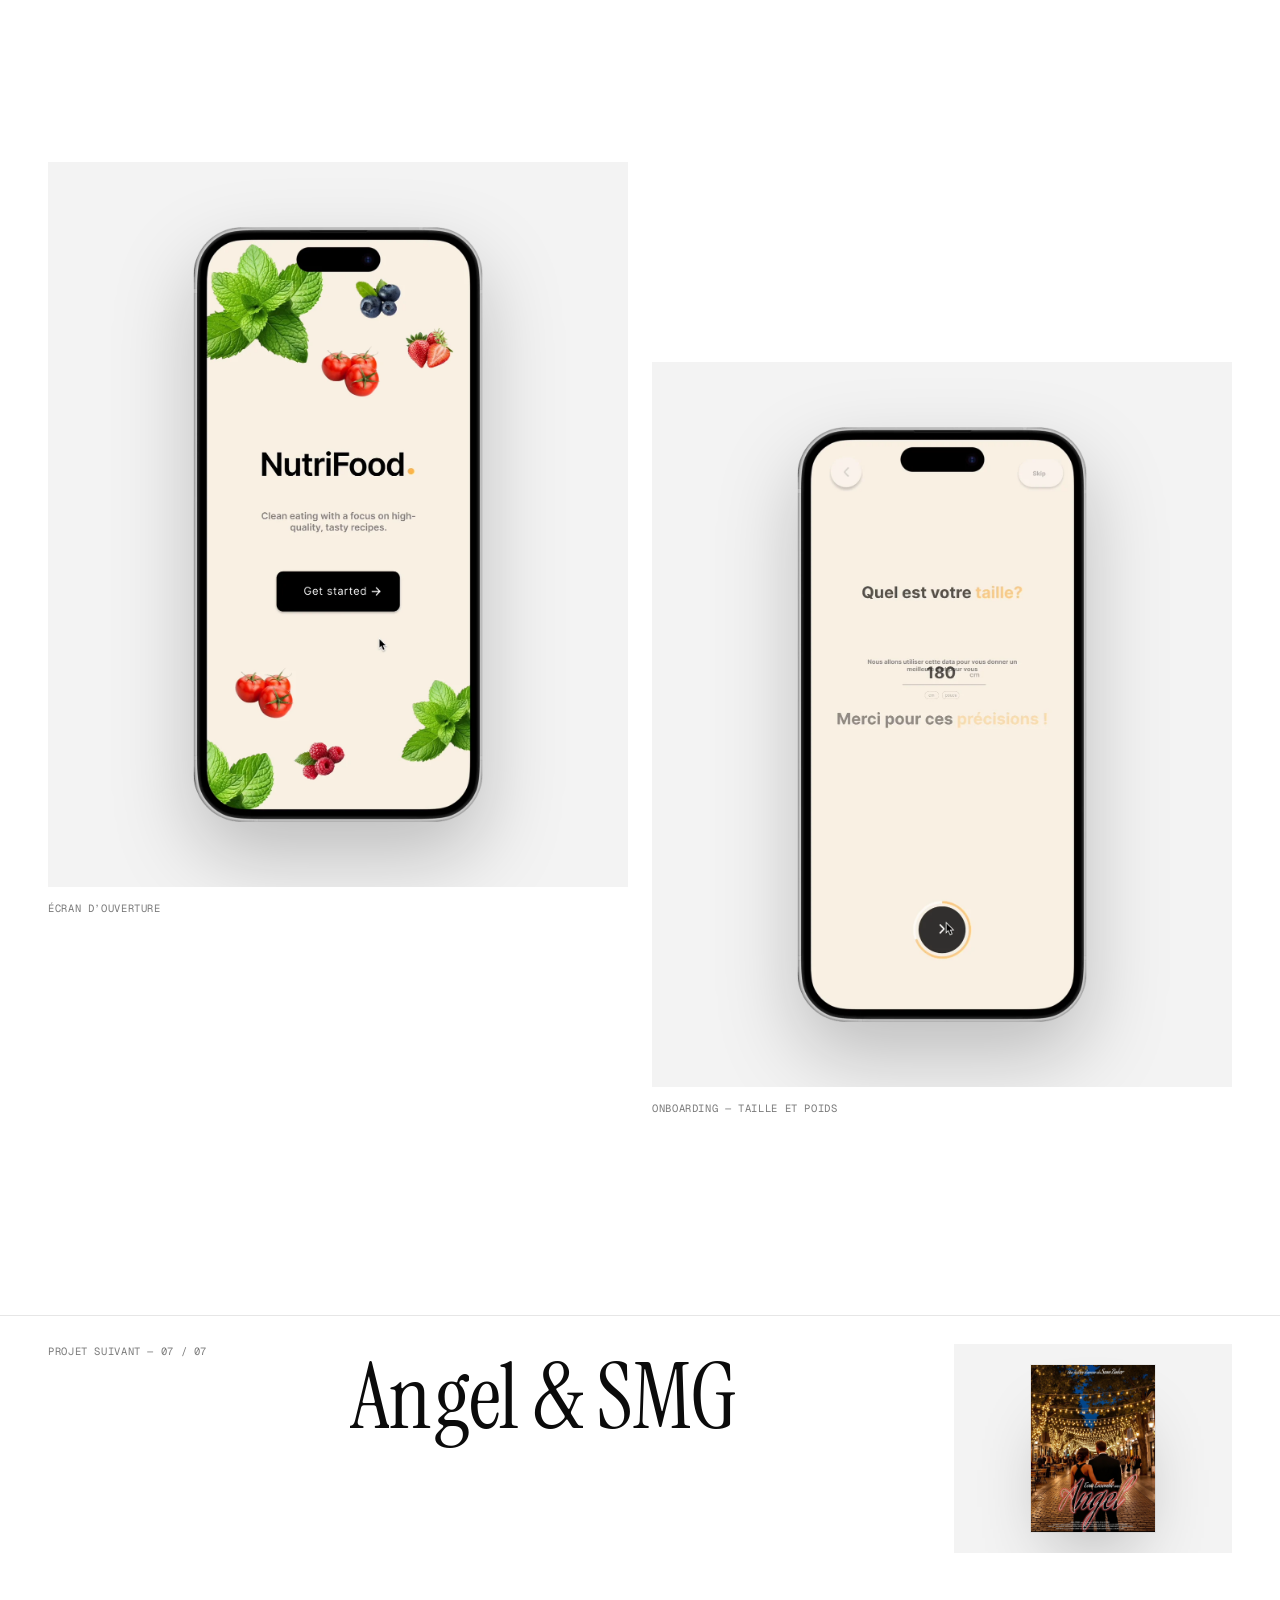
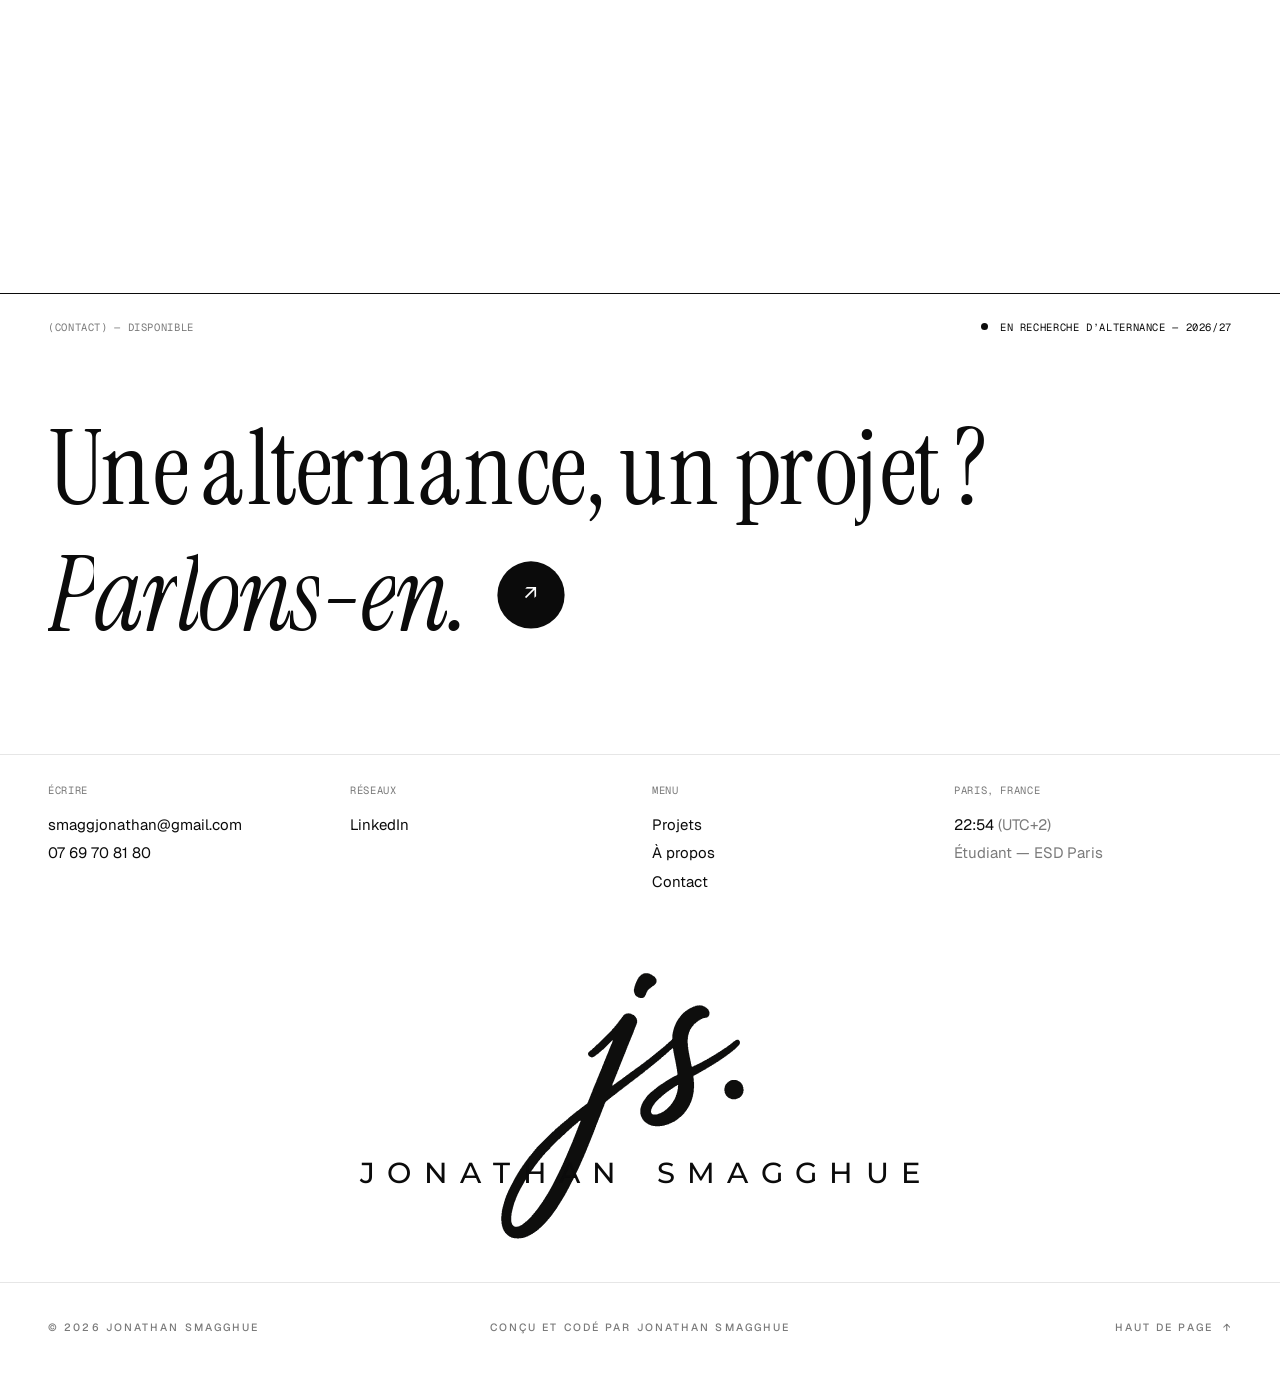
<file: nutrifood.html>
<!doctype html>
<html lang="fr">
<head>
<meta charset="utf-8">
<meta name="viewport" content="width=device-width, initial-scale=1">
<title>NutriFood — Jonathan Smagghue</title>
<meta name="description" content="Jonathan Smagghue — direction artistique, affiches, web design et UX/UI. Portfolio.">
<link rel="icon" href="assets/js-monogram-black.svg" type="image/svg+xml">
<link rel="stylesheet" href="site.css">
<link rel="preconnect" href="https://fonts.googleapis.com">
<link href="https://fonts.googleapis.com/css2?family=Instrument+Serif:ital@0;1&amp;family=Geist:wght@300;400;500&amp;family=Geist+Mono:wght@400&amp;family=Montserrat:wght@500&amp;display=swap" rel="stylesheet">
</head>
<body>
<div class="site" data-lang="fr">

<div class="cursor" id="cursor" aria-hidden="true"><div class="cursor-dot"></div><span class="cursor-label"></span></div>
<div class="progress" aria-hidden="true"></div>
<div class="hd-wrap">
<header class="hd">
<a class="logo" href="index.html" aria-label="Jonathan Smagghue — accueil"><img src="assets/js-monogram-black.svg" alt=""><span class="hide-sm">Jonathan Smagghue</span></a>
<div class="hd-r">
<nav class="nav"><a href="index.html#work"><span class="roll"><span class="roll-in"><span><span class="fr">Projets</span><span class="en">Work</span></span><span aria-hidden="true"><span class="fr">Projets</span><span class="en">Work</span></span></span></span></a><a href="about.html"><span class="roll"><span class="roll-in"><span><span class="fr">À propos</span><span class="en">About</span></span><span aria-hidden="true"><span class="fr">À propos</span><span class="en">About</span></span></span></span></a><a href="contact.html"><span class="roll"><span class="roll-in"><span>Contact</span><span aria-hidden="true">Contact</span></span></span></a></nav>
<div class="lang"><button class="lb-fr" type="button" data-set-lang="fr" aria-label="Français">FR</button><i></i><button class="lb-en" type="button" data-set-lang="en" aria-label="English">EN</button></div>
</div>
</header>
</div>

<section id="top" class="grid" style="padding-top: 168px; padding-bottom: 72px; align-items: end">
<div style="grid-column: 1 / span 7; display: flex; flex-direction: column; gap: 28px">
<a class="more mono muted" href="index.html#work"><span aria-hidden="true">←</span> <span class="fr">Projets</span><span class="en">Work</span> · 06 / 07</a>
<h1 class="ph1">Nutri<em>Food</em></h1>
<p class="hero-lead fr">Une application qui transforme un objectif personnel en repas concrets.</p><p class="hero-lead en">An app that turns a personal goal into actual meals.</p>

</div>
<dl class="meta" style="grid-column: 9 / span 4"><div><dt>Type</dt><dd><span class="fr">Application mobile</span><span class="en">Mobile app</span></dd></div><div><dt><span class="fr">Rôle</span><span class="en">Role</span></dt><dd><span class="fr">UX/UI, prototypage</span><span class="en">UX/UI, prototyping</span></dd></div><div><dt><span class="fr">Outils</span><span class="en">Tools</span></dt><dd>Figma</dd></div><div><dt><span class="fr">Contexte</span><span class="en">Context</span></dt><dd><span class="fr">Concept d’application</span><span class="en">Concept app</span></dd></div></dl>
</section>

<section class="pad">
<div class="scene wide rv"><div class="phones"><img class="dev s" src="assets/nutri-splash.webp" alt="NutriFood — écran"><div class="dev-v"><video src="assets/nutri-phone.mp4" poster="assets/nutri-plan.webp" autoplay="" muted="" loop="" playsinline="" preload="metadata" aria-label="NutriFood"></video></div><img class="dev s" src="assets/nutri-recipes.webp" alt="NutriFood — écran"></div></div>
<div class="cap mono"><span><span class="fr">Prototype Figma</span><span class="en">Figma prototype</span></span><span><span class="fr">Onboarding → plan → recettes</span><span class="en">Onboarding → plan → recipes</span></span></div>
</section>

<section class="grid" style="padding-top: 168px">
<span class="mono muted" style="grid-column: 1 / span 3; padding-top: 12px"><span class="fr">(Le projet)</span><span class="en">(The project)</span></span>
<p class="serif tx fr" style="grid-column: 4 / span 9; margin: 0; font-size: clamp(28px, 2.8vw, 44px); line-height: 1.18; letter-spacing: -0.01em">Bien manger, simplement. NutriFood commence par un court onboarding — objectif, poids, taille — le transforme en objectif quotidien personnalisé, puis aide à l’atteindre avec des recettes.</p><p class="serif tx en" style="grid-column: 4 / span 9; margin: 0; font-size: clamp(28px, 2.8vw, 44px); line-height: 1.18; letter-spacing: -0.01em">Eating well, made simple. NutriFood starts with a short onboarding — goal, weight, height — turns it into a personal daily target, then helps you reach it with recipes.</p>
<div class="blk tx" style="grid-column: 4 / span 4; margin-top: 64px"><span class="label"><span class="fr">Ce que j’ai fait</span><span class="en">What I did</span></span><p><span class="fr">Les écrans couvrent l’onboarding, le plan du jour avec calories et macros, les recettes par régime et un profil avec préférences et notifications.</span><span class="en">Screens cover onboarding, the daily plan with calories and macros, recipe browsing by diet, and a profile with preferences and notifications.</span></p></div>
<div class="blk tx" style="grid-column: 9 / span 4; margin-top: 64px"><span class="label"><span class="fr">Les détails</span><span class="en">The details</span></span><p><span class="fr">Des fonds crème, des ingrédients frais autour des écrans et un seul accent orange gardent l’interface chaleureuse et appétissante.</span><span class="en">Cream backgrounds, fresh ingredients around the screens and a single orange accent keep the interface warm and appetising.</span></p></div>
</section>

<section class="grid" style="align-items: start; padding-top: 200px">
<div style="grid-column: 1 / span 6; display: flex; flex-direction: column"><div class="scene half rv"><img class="dev" src="assets/nutri-plan.webp" alt="Écran d’ouverture" style="height: 82%"></div><div class="cap mono"><span><span class="fr">Écran d’ouverture</span><span class="en">Splash screen</span></span></div></div>
<div style="grid-column: 7 / span 6; display: flex; flex-direction: column; margin-top: 200px"><div class="scene half rv"><img class="dev" src="assets/nutri-home.webp" alt="Onboarding — taille et poids" style="height: 82%"></div><div class="cap mono"><span><span class="fr">Onboarding — taille et poids</span><span class="en">Onboarding — height and weight</span></span></div></div>
</section>



<section style="margin-top: 200px; border-top: 1px solid #E6E6E6">
<a class="next card" href="posters.html" data-cursor="Suivant" data-cursor-en="Next" aria-label="Angel & SMG">
<span class="mono muted" style="grid-column: 1 / span 3"><span class="fr">Projet suivant</span><span class="en">Next project</span> — 07 / 07</span>
<span class="serif" style="grid-column: 4 / span 5; font-size: clamp(48px, 7vw, 112px); line-height: 0.95; letter-spacing: -0.02em"><span class="sx"><span class="sr">Angel &amp; SMG</span><span aria-hidden="true"><span class="wd"><span class="c" style="--i: 0"><span>A</span><span>A</span></span><span class="c" style="--i: 1"><span>n</span><span>n</span></span><span class="c" style="--i: 2"><span>g</span><span>g</span></span><span class="c" style="--i: 3"><span>e</span><span>e</span></span><span class="c" style="--i: 4"><span>l</span><span>l</span></span></span> <span class="wd"><span class="c" style="--i: 6"><span>&amp;</span><span>&amp;</span></span></span> <span class="wd"><span class="c" style="--i: 8"><span>S</span><span>S</span></span><span class="c" style="--i: 9"><span>M</span><span>M</span></span><span class="c" style="--i: 10"><span>G</span><span>G</span></span></span></span></span></span>
<span class="scene" style="grid-column: 10 / span 3; aspect-ratio: 4 / 3"><img class="poster-s" src="assets/angel-poster.jpg" alt=""></span>
</a>
</section>

<footer class="ft">
<div class="grid ft-top">
<span class="mono muted" style="grid-column: 1 / span 6"><span class="fr">(Contact) — Disponible</span><span class="en">(Contact) — Available</span></span>
<span class="avail mono" style="grid-column: 7 / span 6; justify-content: flex-end"><i></i><span class="fr">En recherche d’alternance — 2026/27</span><span class="en">Looking for a work-study position — 2026/27</span></span>
</div>
<a class="ft-cta hv" href="contact.html" data-cursor="Écrire" data-cursor-en="Write">
<span class="ft-l1"><span class="fr"><span class="sx"><span class="sr">Une alternance, un projet ?</span><span aria-hidden="true"><span class="wd"><span class="c" style="--i: 0"><span>U</span><span>U</span></span><span class="c" style="--i: 1"><span>n</span><span>n</span></span><span class="c" style="--i: 2"><span>e</span><span>e</span></span></span> <span class="wd"><span class="c" style="--i: 4"><span>a</span><span>a</span></span><span class="c" style="--i: 5"><span>l</span><span>l</span></span><span class="c" style="--i: 6"><span>t</span><span>t</span></span><span class="c" style="--i: 7"><span>e</span><span>e</span></span><span class="c" style="--i: 8"><span>r</span><span>r</span></span><span class="c" style="--i: 9"><span>n</span><span>n</span></span><span class="c" style="--i: 10"><span>a</span><span>a</span></span><span class="c" style="--i: 11"><span>n</span><span>n</span></span><span class="c" style="--i: 12"><span>c</span><span>c</span></span><span class="c" style="--i: 13"><span>e</span><span>e</span></span><span class="c" style="--i: 14"><span>,</span><span>,</span></span></span> <span class="wd"><span class="c" style="--i: 16"><span>u</span><span>u</span></span><span class="c" style="--i: 17"><span>n</span><span>n</span></span></span> <span class="wd"><span class="c" style="--i: 19"><span>p</span><span>p</span></span><span class="c" style="--i: 20"><span>r</span><span>r</span></span><span class="c" style="--i: 21"><span>o</span><span>o</span></span><span class="c" style="--i: 22"><span>j</span><span>j</span></span><span class="c" style="--i: 23"><span>e</span><span>e</span></span><span class="c" style="--i: 24"><span>t</span><span>t</span></span></span> <span class="wd"><span class="c" style="--i: 26"><span>?</span><span>?</span></span></span></span></span></span><span class="en"><span class="sx"><span class="sr">Work-study, a project?</span><span aria-hidden="true"><span class="wd"><span class="c" style="--i: 0"><span>W</span><span>W</span></span><span class="c" style="--i: 1"><span>o</span><span>o</span></span><span class="c" style="--i: 2"><span>r</span><span>r</span></span><span class="c" style="--i: 3"><span>k</span><span>k</span></span><span class="c" style="--i: 4"><span>-</span><span>-</span></span><span class="c" style="--i: 5"><span>s</span><span>s</span></span><span class="c" style="--i: 6"><span>t</span><span>t</span></span><span class="c" style="--i: 7"><span>u</span><span>u</span></span><span class="c" style="--i: 8"><span>d</span><span>d</span></span><span class="c" style="--i: 9"><span>y</span><span>y</span></span><span class="c" style="--i: 10"><span>,</span><span>,</span></span></span> <span class="wd"><span class="c" style="--i: 12"><span>a</span><span>a</span></span></span> <span class="wd"><span class="c" style="--i: 14"><span>p</span><span>p</span></span><span class="c" style="--i: 15"><span>r</span><span>r</span></span><span class="c" style="--i: 16"><span>o</span><span>o</span></span><span class="c" style="--i: 17"><span>j</span><span>j</span></span><span class="c" style="--i: 18"><span>e</span><span>e</span></span><span class="c" style="--i: 19"><span>c</span><span>c</span></span><span class="c" style="--i: 20"><span>t</span><span>t</span></span><span class="c" style="--i: 21"><span>?</span><span>?</span></span></span></span></span></span></span>
<span class="ft-l2"><em><span class="fr"><span class="sx"><span class="sr">Parlons-en.</span><span aria-hidden="true"><span class="wd"><span class="c" style="--i: 0"><span>P</span><span>P</span></span><span class="c" style="--i: 1"><span>a</span><span>a</span></span><span class="c" style="--i: 2"><span>r</span><span>r</span></span><span class="c" style="--i: 3"><span>l</span><span>l</span></span><span class="c" style="--i: 4"><span>o</span><span>o</span></span><span class="c" style="--i: 5"><span>n</span><span>n</span></span><span class="c" style="--i: 6"><span>s</span><span>s</span></span><span class="c" style="--i: 7"><span>-</span><span>-</span></span><span class="c" style="--i: 8"><span>e</span><span>e</span></span><span class="c" style="--i: 9"><span>n</span><span>n</span></span><span class="c" style="--i: 10"><span>.</span><span>.</span></span></span></span></span></span><span class="en"><span class="sx"><span class="sr">Let’s talk.</span><span aria-hidden="true"><span class="wd"><span class="c" style="--i: 0"><span>L</span><span>L</span></span><span class="c" style="--i: 1"><span>e</span><span>e</span></span><span class="c" style="--i: 2"><span>t</span><span>t</span></span><span class="c" style="--i: 3"><span>’</span><span>’</span></span><span class="c" style="--i: 4"><span>s</span><span>s</span></span></span> <span class="wd"><span class="c" style="--i: 6"><span>t</span><span>t</span></span><span class="c" style="--i: 7"><span>a</span><span>a</span></span><span class="c" style="--i: 8"><span>l</span><span>l</span></span><span class="c" style="--i: 9"><span>k</span><span>k</span></span><span class="c" style="--i: 10"><span>.</span><span>.</span></span></span></span></span></span></em><span class="ft-btn" aria-hidden="true">↗</span></span>
</a>
<div class="grid ft-cols">
<div class="ft-c"><span class="mono muted"><span class="fr">Écrire</span><span class="en">Email</span></span><ul><li><a class="ul " href="mailto:smaggjonathan@gmail.com">smaggjonathan@gmail.com</a></li><li><a class="ul " href="tel:+33769708180">07 69 70 81 80</a></li></ul></div>
<div class="ft-c"><span class="mono muted"><span class="fr">Réseaux</span><span class="en">Social</span></span><ul><li><a class="ul " href="https://www.linkedin.com/in/jonathan-smagghue-3820a13a5/">LinkedIn</a></li></ul></div>
<div class="ft-c"><span class="mono muted">Menu</span><ul><li><a class="ul " href="index.html#work"><span class="fr">Projets</span><span class="en">Work</span></a></li><li><a class="ul " href="about.html"><span class="fr">À propos</span><span class="en">About</span></a></li><li><a class="ul " href="contact.html">Contact</a></li></ul></div>
<div class="ft-c"><span class="mono muted">Paris, France</span><ul><li><span class="clock">--:--</span> <span class="muted">(UTC+2)</span></li><li class="muted"><span class="fr">Étudiant — ESD Paris</span><span class="en">Student — ESD Paris</span></li></ul></div>
</div>
<div class="foot pad" style="padding-top: 64px; padding-bottom: 8px"><div class="lockup" role="img" aria-label="Jonathan Smagghue" style="width: min(560px, 80%); margin: 0 auto"><img class="lk-mono" src="assets/js-monogram-black.svg" alt=""><div class="lk-word" aria-hidden="true"><span>J</span><span>O</span><span>N</span><span>A</span><span>T</span><span>H</span><span>A</span><span>N</span><span class="sp"></span><span>S</span><span>M</span><span>A</span><span>G</span><span>G</span><span>H</span><span>U</span><span>E</span></div></div></div>
<div class="grid label muted ft-bar">
<span style="grid-column: 1 / span 4">© 2026 Jonathan Smagghue</span>
<span class="hide-sm" style="grid-column: 5 / span 4; text-align: center"><span class="fr">Conçu et codé par Jonathan Smagghue</span><span class="en">Designed and coded by Jonathan Smagghue</span></span>
<a class="more" href="#top" style="grid-column: 9 / span 4; justify-content: flex-end; color: #7A7A7A"><span class="fr">Haut de page</span><span class="en">Back to top</span> <span aria-hidden="true">↑</span></a>
</div>
</footer>

</div>
<script>
(function () {
  var root = document.querySelector('.site');
  function setLang(l) {
    root.setAttribute('data-lang', l);
    document.documentElement.lang = l;
    try { localStorage.setItem('js-lang', l); } catch (e) {}
  }
  var saved = null;
  try { saved = localStorage.getItem('js-lang'); } catch (e) {}
  if (saved === 'en' || saved === 'fr') setLang(saved);
  document.querySelectorAll('[data-set-lang]').forEach(function (b) {
    b.addEventListener('click', function () { setLang(b.getAttribute('data-set-lang')); });
  });
  var initTrail = function (hero) {
      var imgs = Array.prototype.slice.call(hero.querySelectorAll('.tr-i'));
      if (!imgs.length || !imgs[0].animate) return function () {};
      var reduce = window.matchMedia('(prefers-reduced-motion: reduce)').matches;
      var k = 0, z = 1, lx = null, ly = null, last = -1e9, next = 0, raf = 0, lastSpawn = -1e9;
      function spawn(x, y) {
        lastSpawn = performance.now();
      var el = imgs[k++ % imgs.length];
        el.style.left = x + 'px'; el.style.top = y + 'px'; el.style.zIndex = ++z;
        el.animate([
          { opacity: 0, transform: 'translate(-50%,-50%) scale(.55) rotate(-4deg)' },
          { opacity: 1, transform: 'translate(-50%,-50%) scale(1) rotate(0deg)', offset: 0.16 },
          { opacity: 1, transform: 'translate(-50%,-50%) scale(1)', offset: 0.68 },
          { opacity: 0, transform: 'translate(-50%,-50%) scale(.9)' }
        ], { duration: 2800, easing: 'cubic-bezier(.19,.7,.1,1)', fill: 'forwards' });
      }
      function move(e) {
        var r = hero.getBoundingClientRect(), x = e.clientX - r.left, y = e.clientY - r.top;
        last = performance.now();
        if ((lx === null || Math.hypot(x - lx, y - ly) > 180) && performance.now() - lastSpawn > 260) { spawn(x, y); lx = x; ly = y; }
      }
      hero.addEventListener('mousemove', move);
      function loop(t) {
        if (!reduce && t - last > 2600 && t > next) {
          var r = hero.getBoundingClientRect();
          if (r.bottom > 0 && r.top < window.innerHeight) {
            var a = t / 3200;
            spawn(r.width * (0.5 + 0.34 * Math.sin(a)), r.height * (0.5 + 0.2 * Math.sin(a * 2)));
          }
          next = t + 950;
        }
        raf = requestAnimationFrame(loop);
      }
      raf = requestAnimationFrame(loop);
      return function () { cancelAnimationFrame(raf); hero.removeEventListener('mousemove', move); };
    };
  var hero = document.querySelector('.hx');
  if (hero) initTrail(hero);
  function tickClock() {
    var t = new Date().toLocaleTimeString('fr-FR', { timeZone: 'Europe/Paris', hour: '2-digit', minute: '2-digit' });
    document.querySelectorAll('.clock').forEach(function (c) { c.textContent = t; });
  }
  tickClock(); setInterval(tickClock, 30000);
  document.querySelectorAll('video').forEach(function (v) {
    v.muted = true; v.playsInline = true; var p = v.play(); if (p && p.catch) p.catch(function () {});
  });
  var cur = document.getElementById('cursor');
  if (!cur || window.matchMedia('(hover: none)').matches) return;
  var label = cur.querySelector('.cursor-label');
  var x = -200, y = -200, tx = -200, ty = -200;
  document.addEventListener('mousemove', function (e) {
    tx = e.clientX; ty = e.clientY;
    cur.classList.add('on');
    var t = e.target.closest ? e.target.closest('[data-cursor]') : null;
    if (t) {
      var en = root.getAttribute('data-lang') === 'en' && t.getAttribute('data-cursor-en');
      label.textContent = en || t.getAttribute('data-cursor'); cur.classList.add('is-view');
    } else { cur.classList.remove('is-view'); }
  });
  document.documentElement.addEventListener('mouseleave', function () { cur.classList.remove('on', 'is-view'); });
  (function tick() {
    x += (tx - x) * 0.18; y += (ty - y) * 0.18;
    cur.style.transform = 'translate3d(' + x.toFixed(1) + 'px,' + y.toFixed(1) + 'px,0)';
    requestAnimationFrame(tick);
  })();
})();
</script>
</body>
</html>
</file>
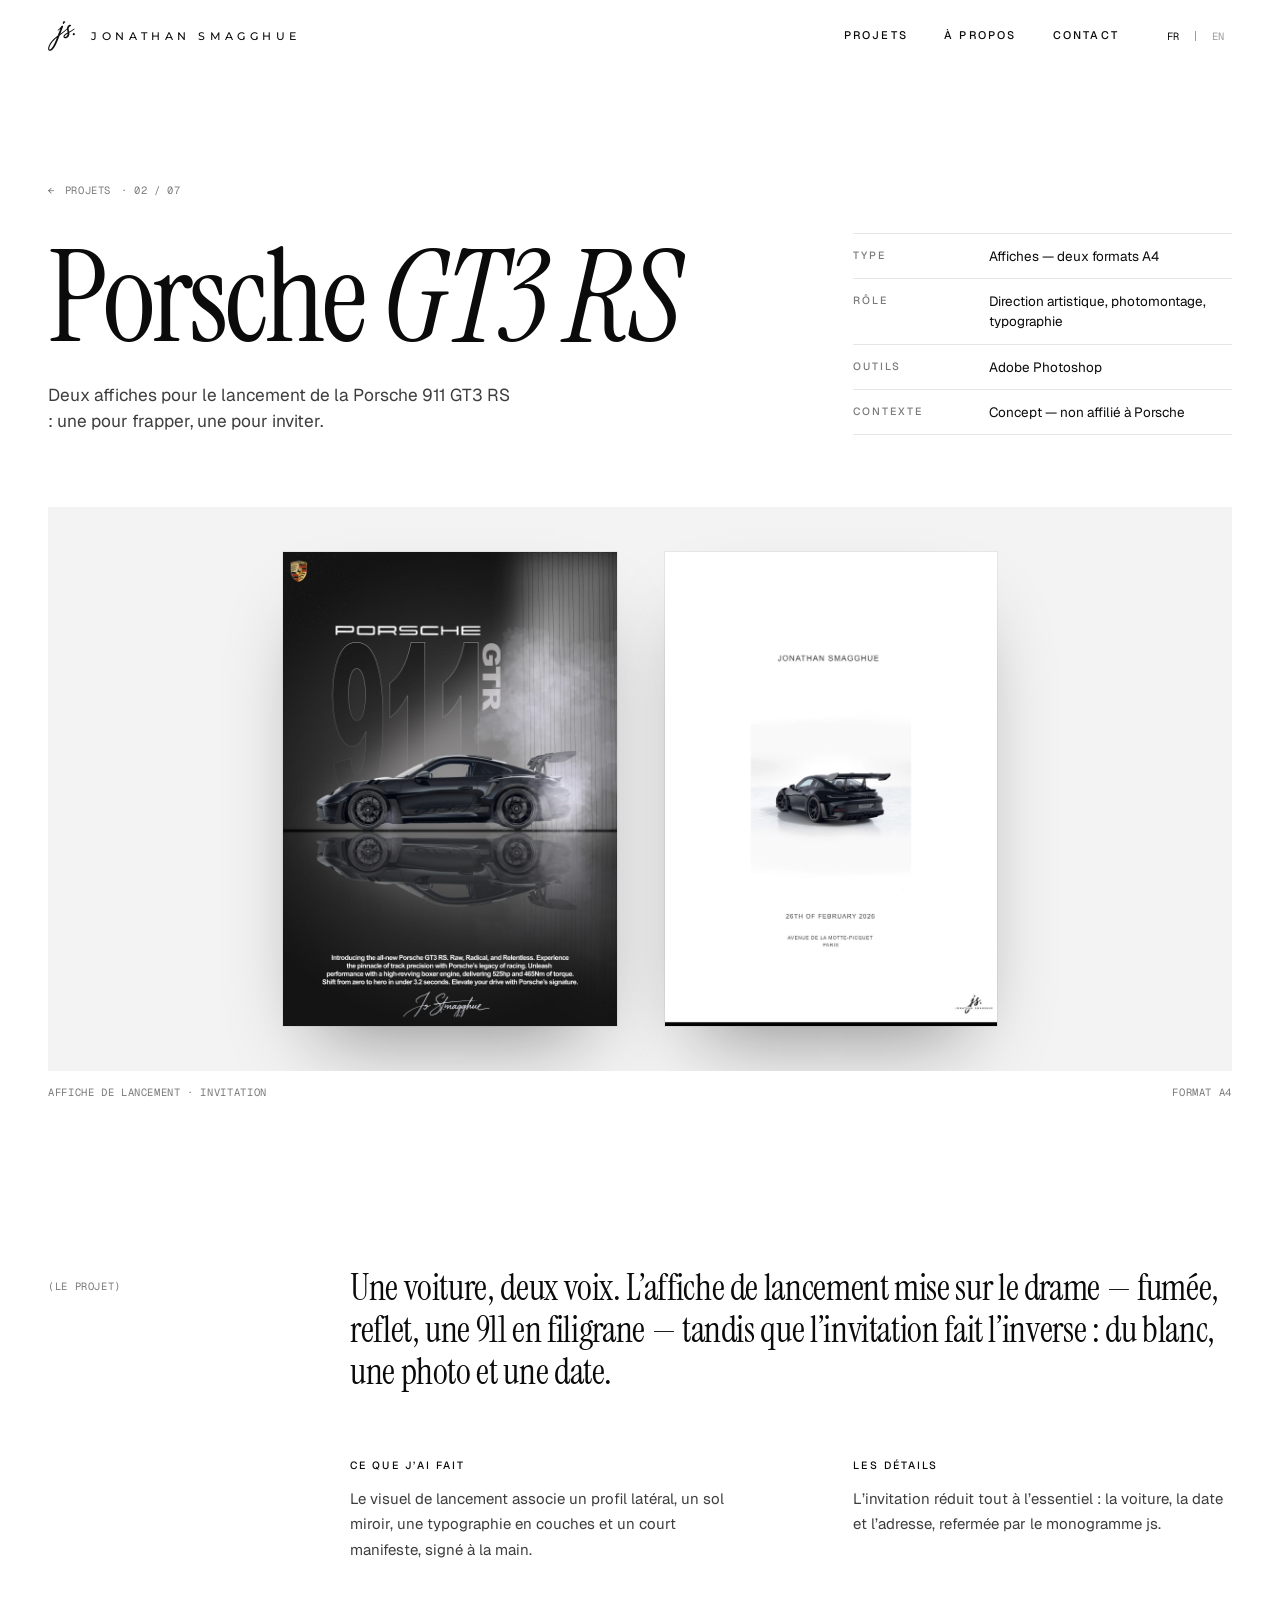
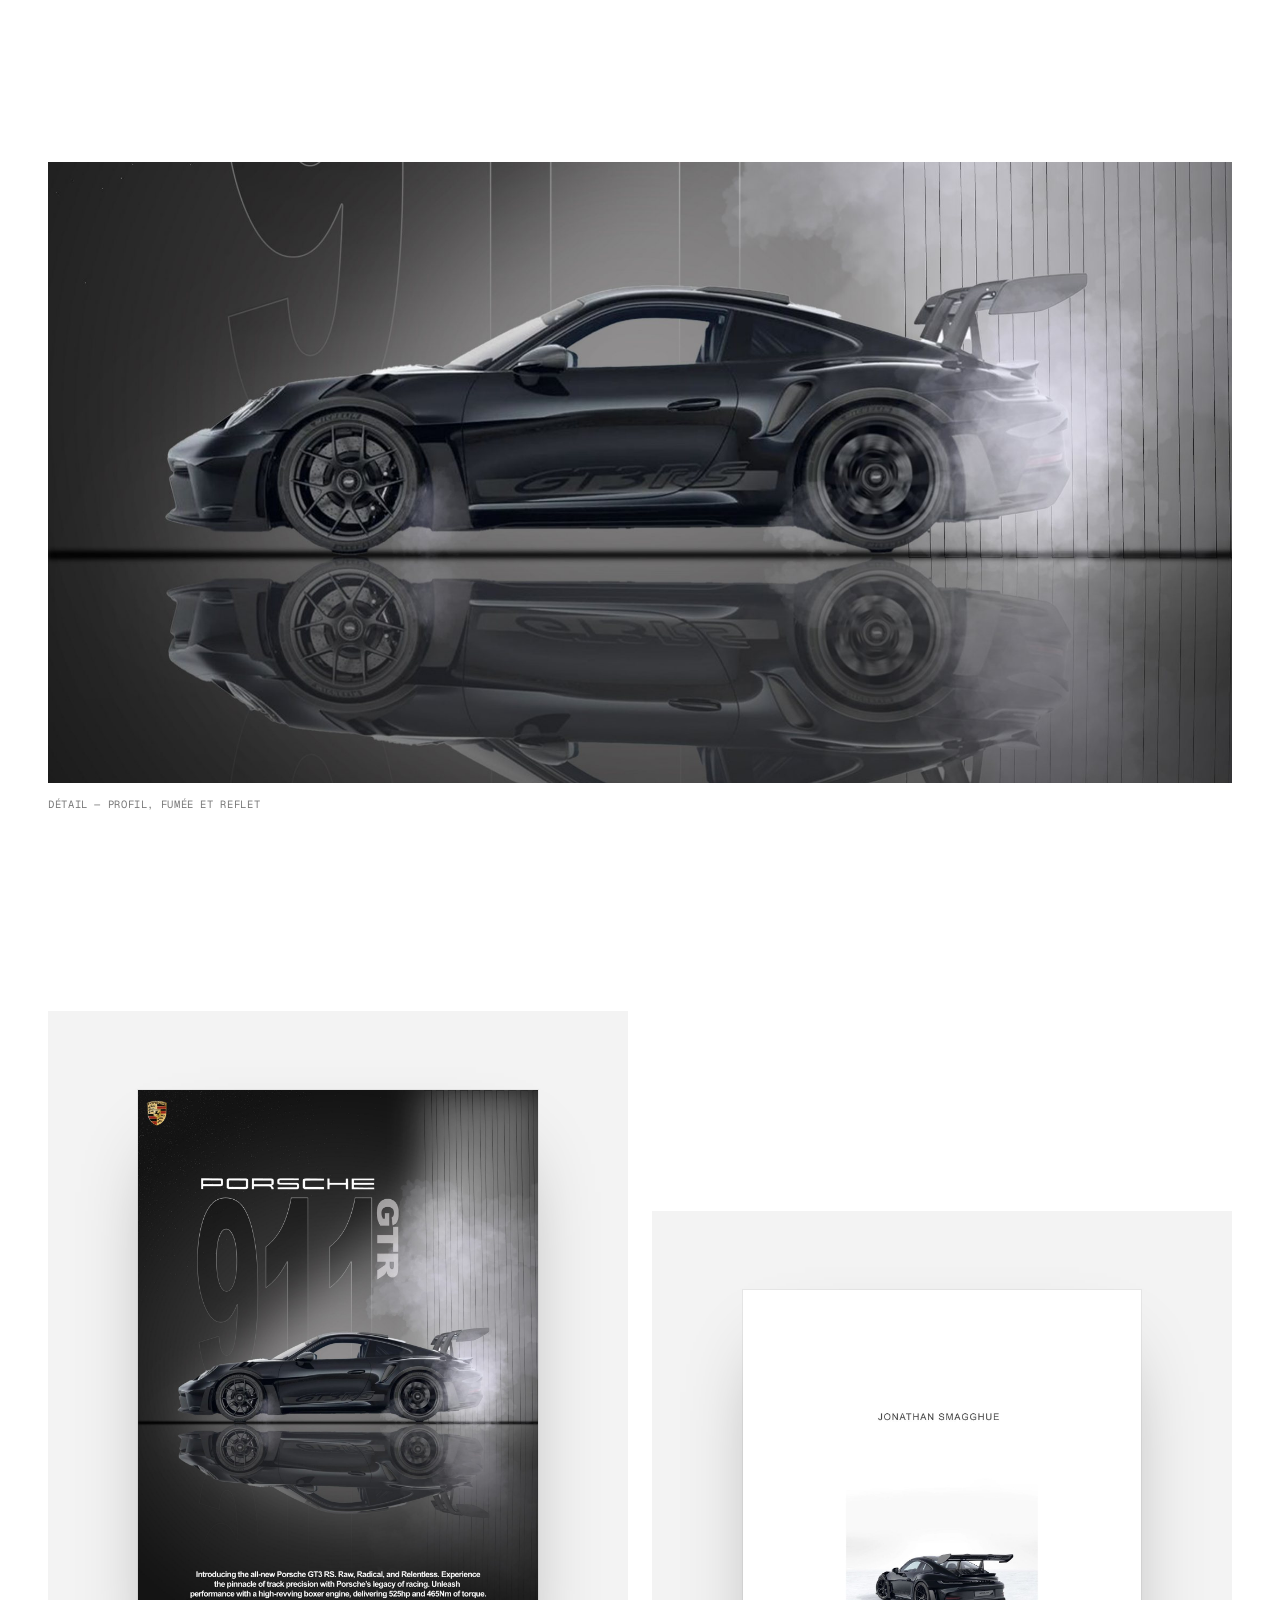
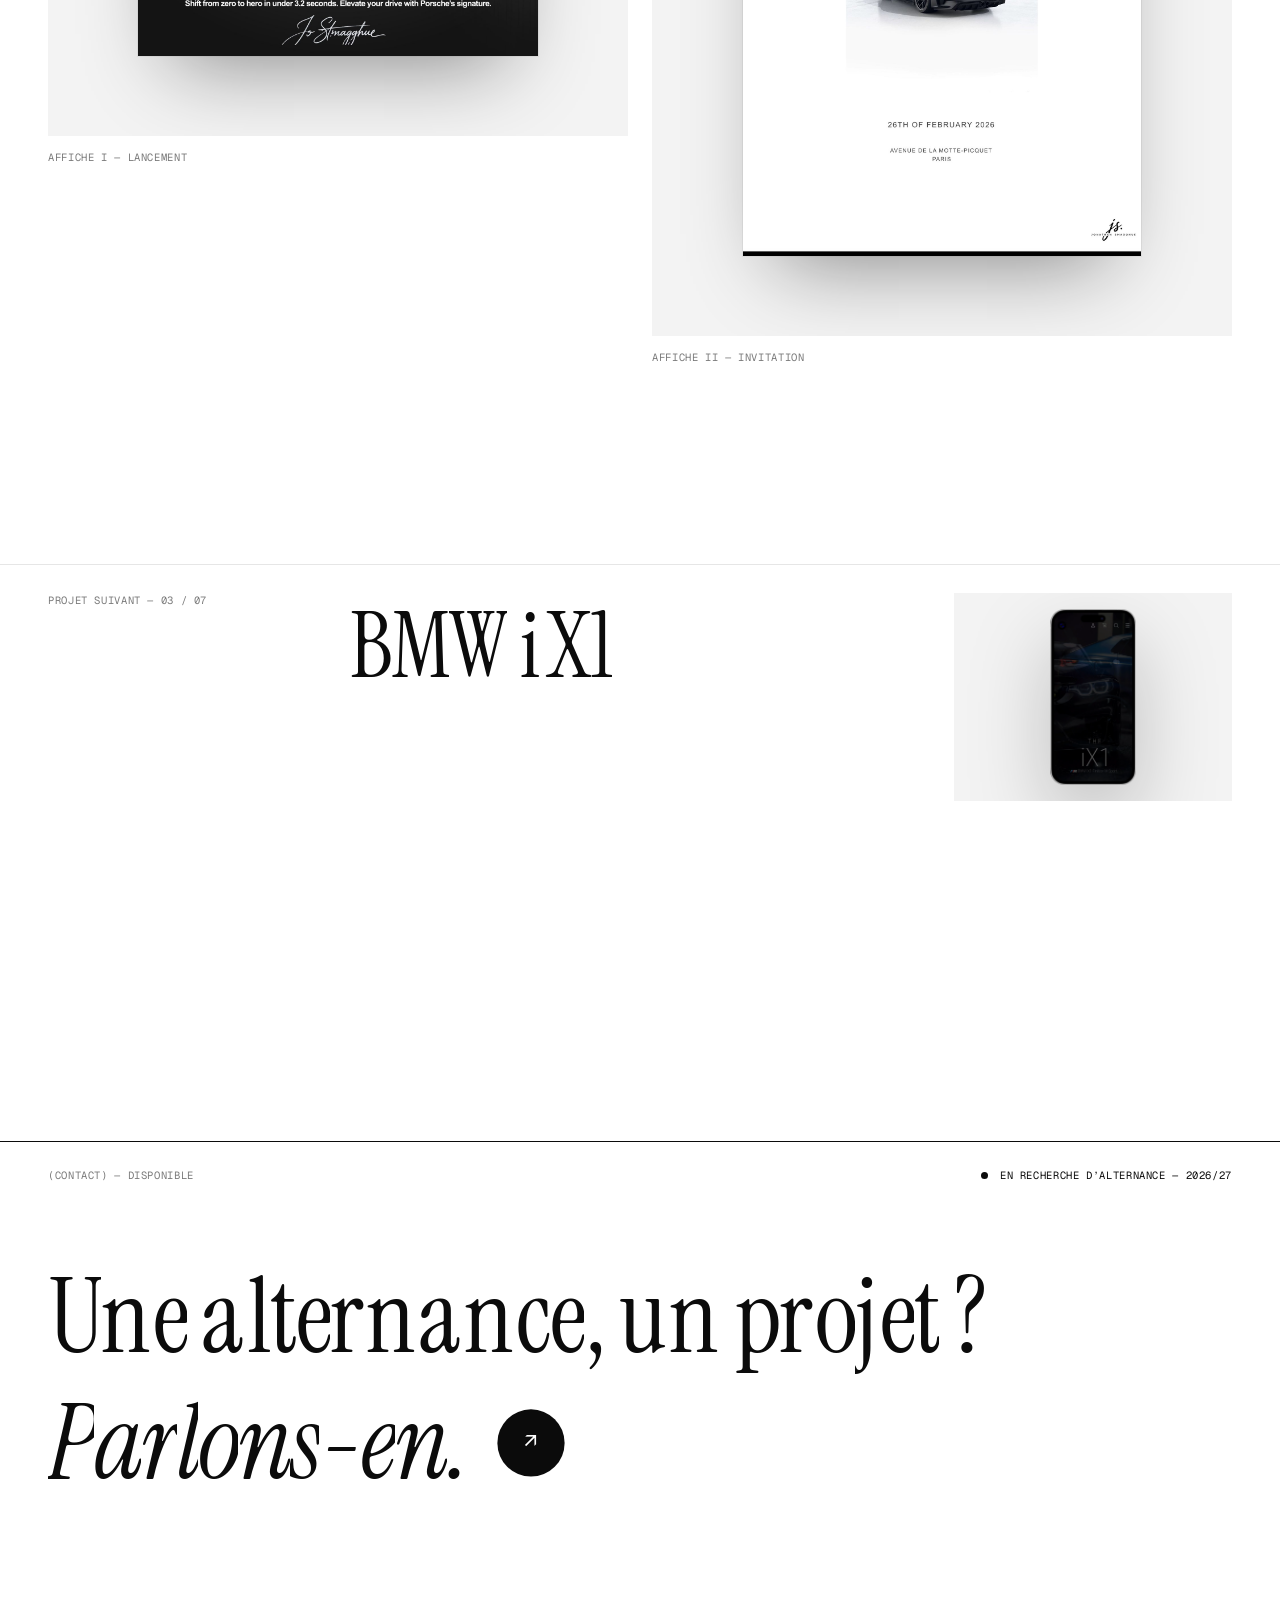
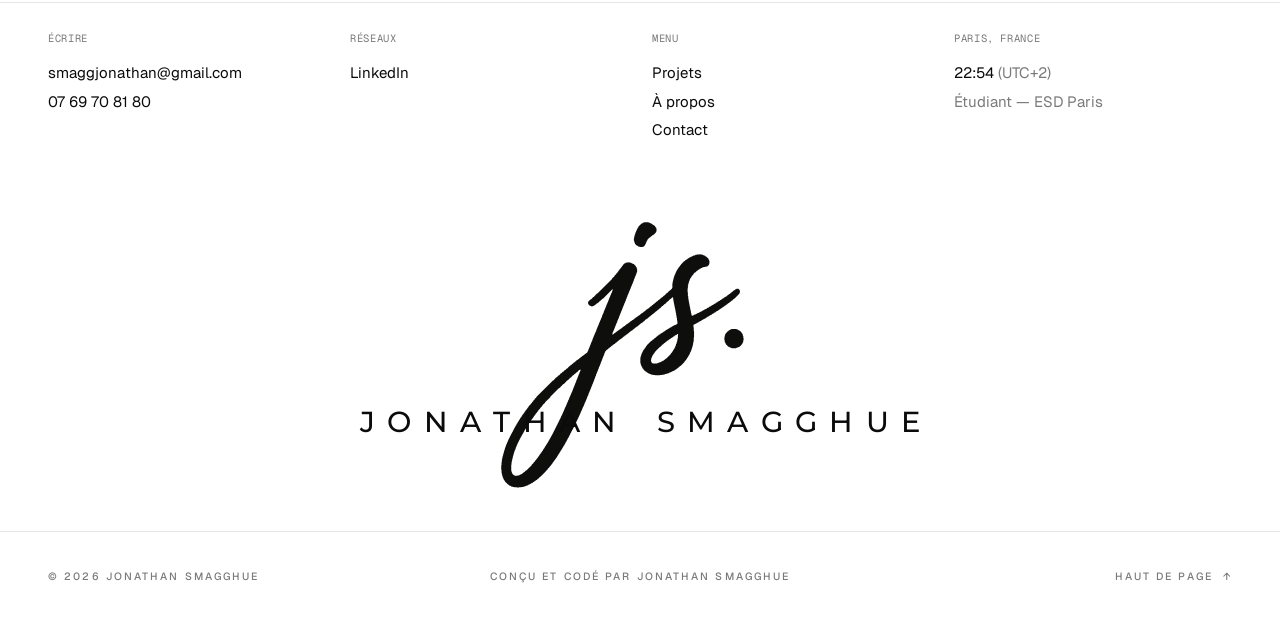
<file: porsche.html>
<!doctype html>
<html lang="fr">
<head>
<meta charset="utf-8">
<meta name="viewport" content="width=device-width, initial-scale=1">
<title>Porsche GT3 RS — Jonathan Smagghue</title>
<meta name="description" content="Jonathan Smagghue — direction artistique, affiches, web design et UX/UI. Portfolio.">
<link rel="icon" href="assets/js-monogram-black.svg" type="image/svg+xml">
<link rel="stylesheet" href="site.css">
<link rel="preconnect" href="https://fonts.googleapis.com">
<link href="https://fonts.googleapis.com/css2?family=Instrument+Serif:ital@0;1&amp;family=Geist:wght@300;400;500&amp;family=Geist+Mono:wght@400&amp;family=Montserrat:wght@500&amp;display=swap" rel="stylesheet">
</head>
<body>
<div class="site" data-lang="fr">

<div class="cursor" id="cursor" aria-hidden="true"><div class="cursor-dot"></div><span class="cursor-label"></span></div>
<div class="progress" aria-hidden="true"></div>
<div class="hd-wrap">
<header class="hd">
<a class="logo" href="index.html" aria-label="Jonathan Smagghue — accueil"><img src="assets/js-monogram-black.svg" alt=""><span class="hide-sm">Jonathan Smagghue</span></a>
<div class="hd-r">
<nav class="nav"><a href="index.html#work"><span class="roll"><span class="roll-in"><span><span class="fr">Projets</span><span class="en">Work</span></span><span aria-hidden="true"><span class="fr">Projets</span><span class="en">Work</span></span></span></span></a><a href="about.html"><span class="roll"><span class="roll-in"><span><span class="fr">À propos</span><span class="en">About</span></span><span aria-hidden="true"><span class="fr">À propos</span><span class="en">About</span></span></span></span></a><a href="contact.html"><span class="roll"><span class="roll-in"><span>Contact</span><span aria-hidden="true">Contact</span></span></span></a></nav>
<div class="lang"><button class="lb-fr" type="button" data-set-lang="fr" aria-label="Français">FR</button><i></i><button class="lb-en" type="button" data-set-lang="en" aria-label="English">EN</button></div>
</div>
</header>
</div>

<section id="top" class="grid" style="padding-top: 168px; padding-bottom: 72px; align-items: end">
<div style="grid-column: 1 / span 7; display: flex; flex-direction: column; gap: 28px">
<a class="more mono muted" href="index.html#work"><span aria-hidden="true">←</span> <span class="fr">Projets</span><span class="en">Work</span> · 02 / 07</a>
<h1 class="ph1">Porsche <em>GT3 RS</em></h1>
<p class="hero-lead fr">Deux affiches pour le lancement de la Porsche 911 GT3 RS : une pour frapper, une pour inviter.</p><p class="hero-lead en">Two posters for the launch of the Porsche 911 GT3 RS: one to make an impact, one to invite.</p>

</div>
<dl class="meta" style="grid-column: 9 / span 4"><div><dt>Type</dt><dd><span class="fr">Affiches — deux formats A4</span><span class="en">Posters — two A4 formats</span></dd></div><div><dt><span class="fr">Rôle</span><span class="en">Role</span></dt><dd><span class="fr">Direction artistique, photomontage, typographie</span><span class="en">Art direction, photo compositing, typography</span></dd></div><div><dt><span class="fr">Outils</span><span class="en">Tools</span></dt><dd>Adobe Photoshop</dd></div><div><dt><span class="fr">Contexte</span><span class="en">Context</span></dt><dd><span class="fr">Concept — non affilié à Porsche</span><span class="en">Concept — not affiliated with Porsche</span></dd></div></dl>
</section>

<section class="pad">
<div class="scene wide rv"><img class="poster-s" src="assets/gt3-poster.jpg" alt="Porsche GT3 RS" style="height: 84%"><img class="poster-s hide-sm" src="assets/invitation-poster.jpg" alt="Porsche GT3 RS" style="height: 84%"></div>
<div class="cap mono"><span><span class="fr">Affiche de lancement · Invitation</span><span class="en">Launch poster · Invitation</span></span><span><span class="fr">Format A4</span><span class="en">A4 format</span></span></div>
</section>

<section class="grid" style="padding-top: 168px">
<span class="mono muted" style="grid-column: 1 / span 3; padding-top: 12px"><span class="fr">(Le projet)</span><span class="en">(The project)</span></span>
<p class="serif tx fr" style="grid-column: 4 / span 9; margin: 0; font-size: clamp(28px, 2.8vw, 44px); line-height: 1.18; letter-spacing: -0.01em">Une voiture, deux voix. L’affiche de lancement mise sur le drame — fumée, reflet, une 911 en filigrane — tandis que l’invitation fait l’inverse : du blanc, une photo et une date.</p><p class="serif tx en" style="grid-column: 4 / span 9; margin: 0; font-size: clamp(28px, 2.8vw, 44px); line-height: 1.18; letter-spacing: -0.01em">One car, two voices. The launch poster leans into drama — smoke, reflection, a ghosted 911 — while the invitation does the opposite: white space, one photograph and a date.</p>
<div class="blk tx" style="grid-column: 4 / span 4; margin-top: 64px"><span class="label"><span class="fr">Ce que j’ai fait</span><span class="en">What I did</span></span><p><span class="fr">Le visuel de lancement associe un profil latéral, un sol miroir, une typographie en couches et un court manifeste, signé à la main.</span><span class="en">The launch visual pairs a side profile with a mirrored floor, layered typography and a short manifesto, signed by hand.</span></p></div>
<div class="blk tx" style="grid-column: 9 / span 4; margin-top: 64px"><span class="label"><span class="fr">Les détails</span><span class="en">The details</span></span><p><span class="fr">L’invitation réduit tout à l’essentiel : la voiture, la date et l’adresse, refermée par le monogramme js.</span><span class="en">The invitation strips everything back to the car, the date and the address, closed by the js. monogram.</span></p></div>
</section>

<section class="pad" style="padding-top: 200px"><div class="frame rv" style="aspect-ratio: 2200 / 1153"><img src="assets/hero-gt3.jpg" alt="Détail — profil, fumée et reflet"></div><div class="cap mono"><span><span class="fr">Détail — profil, fumée et reflet</span><span class="en">Detail — profile, smoke and reflection</span></span></div></section>
<section class="grid" style="align-items: start; padding-top: 200px">
<div style="grid-column: 1 / span 6; display: flex; flex-direction: column"><div class="scene half rv"><img class="poster-s" src="assets/gt3-poster.jpg" alt="Affiche I — Lancement"></div><div class="cap mono"><span><span class="fr">Affiche I — Lancement</span><span class="en">Poster I — Launch</span></span></div></div>
<div style="grid-column: 7 / span 6; display: flex; flex-direction: column; margin-top: 200px"><div class="scene half rv"><img class="poster-s" src="assets/invitation-poster.jpg" alt="Affiche II — Invitation"></div><div class="cap mono"><span><span class="fr">Affiche II — Invitation</span><span class="en">Poster II — Invitation</span></span></div></div>
</section>



<section style="margin-top: 200px; border-top: 1px solid #E6E6E6">
<a class="next card" href="bmw.html" data-cursor="Suivant" data-cursor-en="Next" aria-label="BMW iX1">
<span class="mono muted" style="grid-column: 1 / span 3"><span class="fr">Projet suivant</span><span class="en">Next project</span> — 03 / 07</span>
<span class="serif" style="grid-column: 4 / span 5; font-size: clamp(48px, 7vw, 112px); line-height: 0.95; letter-spacing: -0.02em"><span class="sx"><span class="sr">BMW iX1</span><span aria-hidden="true"><span class="wd"><span class="c" style="--i: 0"><span>B</span><span>B</span></span><span class="c" style="--i: 1"><span>M</span><span>M</span></span><span class="c" style="--i: 2"><span>W</span><span>W</span></span></span> <span class="wd"><span class="c" style="--i: 4"><span>i</span><span>i</span></span><span class="c" style="--i: 5"><span>X</span><span>X</span></span><span class="c" style="--i: 6"><span>1</span><span>1</span></span></span></span></span></span>
<span class="scene" style="grid-column: 10 / span 3; aspect-ratio: 4 / 3"><img class="dev" src="assets/bmw-landing.webp" alt="" style="height: 84%"></span>
</a>
</section>

<footer class="ft">
<div class="grid ft-top">
<span class="mono muted" style="grid-column: 1 / span 6"><span class="fr">(Contact) — Disponible</span><span class="en">(Contact) — Available</span></span>
<span class="avail mono" style="grid-column: 7 / span 6; justify-content: flex-end"><i></i><span class="fr">En recherche d’alternance — 2026/27</span><span class="en">Looking for a work-study position — 2026/27</span></span>
</div>
<a class="ft-cta hv" href="contact.html" data-cursor="Écrire" data-cursor-en="Write">
<span class="ft-l1"><span class="fr"><span class="sx"><span class="sr">Une alternance, un projet ?</span><span aria-hidden="true"><span class="wd"><span class="c" style="--i: 0"><span>U</span><span>U</span></span><span class="c" style="--i: 1"><span>n</span><span>n</span></span><span class="c" style="--i: 2"><span>e</span><span>e</span></span></span> <span class="wd"><span class="c" style="--i: 4"><span>a</span><span>a</span></span><span class="c" style="--i: 5"><span>l</span><span>l</span></span><span class="c" style="--i: 6"><span>t</span><span>t</span></span><span class="c" style="--i: 7"><span>e</span><span>e</span></span><span class="c" style="--i: 8"><span>r</span><span>r</span></span><span class="c" style="--i: 9"><span>n</span><span>n</span></span><span class="c" style="--i: 10"><span>a</span><span>a</span></span><span class="c" style="--i: 11"><span>n</span><span>n</span></span><span class="c" style="--i: 12"><span>c</span><span>c</span></span><span class="c" style="--i: 13"><span>e</span><span>e</span></span><span class="c" style="--i: 14"><span>,</span><span>,</span></span></span> <span class="wd"><span class="c" style="--i: 16"><span>u</span><span>u</span></span><span class="c" style="--i: 17"><span>n</span><span>n</span></span></span> <span class="wd"><span class="c" style="--i: 19"><span>p</span><span>p</span></span><span class="c" style="--i: 20"><span>r</span><span>r</span></span><span class="c" style="--i: 21"><span>o</span><span>o</span></span><span class="c" style="--i: 22"><span>j</span><span>j</span></span><span class="c" style="--i: 23"><span>e</span><span>e</span></span><span class="c" style="--i: 24"><span>t</span><span>t</span></span></span> <span class="wd"><span class="c" style="--i: 26"><span>?</span><span>?</span></span></span></span></span></span><span class="en"><span class="sx"><span class="sr">Work-study, a project?</span><span aria-hidden="true"><span class="wd"><span class="c" style="--i: 0"><span>W</span><span>W</span></span><span class="c" style="--i: 1"><span>o</span><span>o</span></span><span class="c" style="--i: 2"><span>r</span><span>r</span></span><span class="c" style="--i: 3"><span>k</span><span>k</span></span><span class="c" style="--i: 4"><span>-</span><span>-</span></span><span class="c" style="--i: 5"><span>s</span><span>s</span></span><span class="c" style="--i: 6"><span>t</span><span>t</span></span><span class="c" style="--i: 7"><span>u</span><span>u</span></span><span class="c" style="--i: 8"><span>d</span><span>d</span></span><span class="c" style="--i: 9"><span>y</span><span>y</span></span><span class="c" style="--i: 10"><span>,</span><span>,</span></span></span> <span class="wd"><span class="c" style="--i: 12"><span>a</span><span>a</span></span></span> <span class="wd"><span class="c" style="--i: 14"><span>p</span><span>p</span></span><span class="c" style="--i: 15"><span>r</span><span>r</span></span><span class="c" style="--i: 16"><span>o</span><span>o</span></span><span class="c" style="--i: 17"><span>j</span><span>j</span></span><span class="c" style="--i: 18"><span>e</span><span>e</span></span><span class="c" style="--i: 19"><span>c</span><span>c</span></span><span class="c" style="--i: 20"><span>t</span><span>t</span></span><span class="c" style="--i: 21"><span>?</span><span>?</span></span></span></span></span></span></span>
<span class="ft-l2"><em><span class="fr"><span class="sx"><span class="sr">Parlons-en.</span><span aria-hidden="true"><span class="wd"><span class="c" style="--i: 0"><span>P</span><span>P</span></span><span class="c" style="--i: 1"><span>a</span><span>a</span></span><span class="c" style="--i: 2"><span>r</span><span>r</span></span><span class="c" style="--i: 3"><span>l</span><span>l</span></span><span class="c" style="--i: 4"><span>o</span><span>o</span></span><span class="c" style="--i: 5"><span>n</span><span>n</span></span><span class="c" style="--i: 6"><span>s</span><span>s</span></span><span class="c" style="--i: 7"><span>-</span><span>-</span></span><span class="c" style="--i: 8"><span>e</span><span>e</span></span><span class="c" style="--i: 9"><span>n</span><span>n</span></span><span class="c" style="--i: 10"><span>.</span><span>.</span></span></span></span></span></span><span class="en"><span class="sx"><span class="sr">Let’s talk.</span><span aria-hidden="true"><span class="wd"><span class="c" style="--i: 0"><span>L</span><span>L</span></span><span class="c" style="--i: 1"><span>e</span><span>e</span></span><span class="c" style="--i: 2"><span>t</span><span>t</span></span><span class="c" style="--i: 3"><span>’</span><span>’</span></span><span class="c" style="--i: 4"><span>s</span><span>s</span></span></span> <span class="wd"><span class="c" style="--i: 6"><span>t</span><span>t</span></span><span class="c" style="--i: 7"><span>a</span><span>a</span></span><span class="c" style="--i: 8"><span>l</span><span>l</span></span><span class="c" style="--i: 9"><span>k</span><span>k</span></span><span class="c" style="--i: 10"><span>.</span><span>.</span></span></span></span></span></span></em><span class="ft-btn" aria-hidden="true">↗</span></span>
</a>
<div class="grid ft-cols">
<div class="ft-c"><span class="mono muted"><span class="fr">Écrire</span><span class="en">Email</span></span><ul><li><a class="ul " href="mailto:smaggjonathan@gmail.com">smaggjonathan@gmail.com</a></li><li><a class="ul " href="tel:+33769708180">07 69 70 81 80</a></li></ul></div>
<div class="ft-c"><span class="mono muted"><span class="fr">Réseaux</span><span class="en">Social</span></span><ul><li><a class="ul " href="https://www.linkedin.com/in/jonathan-smagghue-3820a13a5/">LinkedIn</a></li></ul></div>
<div class="ft-c"><span class="mono muted">Menu</span><ul><li><a class="ul " href="index.html#work"><span class="fr">Projets</span><span class="en">Work</span></a></li><li><a class="ul " href="about.html"><span class="fr">À propos</span><span class="en">About</span></a></li><li><a class="ul " href="contact.html">Contact</a></li></ul></div>
<div class="ft-c"><span class="mono muted">Paris, France</span><ul><li><span class="clock">--:--</span> <span class="muted">(UTC+2)</span></li><li class="muted"><span class="fr">Étudiant — ESD Paris</span><span class="en">Student — ESD Paris</span></li></ul></div>
</div>
<div class="foot pad" style="padding-top: 64px; padding-bottom: 8px"><div class="lockup" role="img" aria-label="Jonathan Smagghue" style="width: min(560px, 80%); margin: 0 auto"><img class="lk-mono" src="assets/js-monogram-black.svg" alt=""><div class="lk-word" aria-hidden="true"><span>J</span><span>O</span><span>N</span><span>A</span><span>T</span><span>H</span><span>A</span><span>N</span><span class="sp"></span><span>S</span><span>M</span><span>A</span><span>G</span><span>G</span><span>H</span><span>U</span><span>E</span></div></div></div>
<div class="grid label muted ft-bar">
<span style="grid-column: 1 / span 4">© 2026 Jonathan Smagghue</span>
<span class="hide-sm" style="grid-column: 5 / span 4; text-align: center"><span class="fr">Conçu et codé par Jonathan Smagghue</span><span class="en">Designed and coded by Jonathan Smagghue</span></span>
<a class="more" href="#top" style="grid-column: 9 / span 4; justify-content: flex-end; color: #7A7A7A"><span class="fr">Haut de page</span><span class="en">Back to top</span> <span aria-hidden="true">↑</span></a>
</div>
</footer>

</div>
<script>
(function () {
  var root = document.querySelector('.site');
  function setLang(l) {
    root.setAttribute('data-lang', l);
    document.documentElement.lang = l;
    try { localStorage.setItem('js-lang', l); } catch (e) {}
  }
  var saved = null;
  try { saved = localStorage.getItem('js-lang'); } catch (e) {}
  if (saved === 'en' || saved === 'fr') setLang(saved);
  document.querySelectorAll('[data-set-lang]').forEach(function (b) {
    b.addEventListener('click', function () { setLang(b.getAttribute('data-set-lang')); });
  });
  var initTrail = function (hero) {
      var imgs = Array.prototype.slice.call(hero.querySelectorAll('.tr-i'));
      if (!imgs.length || !imgs[0].animate) return function () {};
      var reduce = window.matchMedia('(prefers-reduced-motion: reduce)').matches;
      var k = 0, z = 1, lx = null, ly = null, last = -1e9, next = 0, raf = 0, lastSpawn = -1e9;
      function spawn(x, y) {
        lastSpawn = performance.now();
      var el = imgs[k++ % imgs.length];
        el.style.left = x + 'px'; el.style.top = y + 'px'; el.style.zIndex = ++z;
        el.animate([
          { opacity: 0, transform: 'translate(-50%,-50%) scale(.55) rotate(-4deg)' },
          { opacity: 1, transform: 'translate(-50%,-50%) scale(1) rotate(0deg)', offset: 0.16 },
          { opacity: 1, transform: 'translate(-50%,-50%) scale(1)', offset: 0.68 },
          { opacity: 0, transform: 'translate(-50%,-50%) scale(.9)' }
        ], { duration: 2800, easing: 'cubic-bezier(.19,.7,.1,1)', fill: 'forwards' });
      }
      function move(e) {
        var r = hero.getBoundingClientRect(), x = e.clientX - r.left, y = e.clientY - r.top;
        last = performance.now();
        if ((lx === null || Math.hypot(x - lx, y - ly) > 180) && performance.now() - lastSpawn > 260) { spawn(x, y); lx = x; ly = y; }
      }
      hero.addEventListener('mousemove', move);
      function loop(t) {
        if (!reduce && t - last > 2600 && t > next) {
          var r = hero.getBoundingClientRect();
          if (r.bottom > 0 && r.top < window.innerHeight) {
            var a = t / 3200;
            spawn(r.width * (0.5 + 0.34 * Math.sin(a)), r.height * (0.5 + 0.2 * Math.sin(a * 2)));
          }
          next = t + 950;
        }
        raf = requestAnimationFrame(loop);
      }
      raf = requestAnimationFrame(loop);
      return function () { cancelAnimationFrame(raf); hero.removeEventListener('mousemove', move); };
    };
  var hero = document.querySelector('.hx');
  if (hero) initTrail(hero);
  function tickClock() {
    var t = new Date().toLocaleTimeString('fr-FR', { timeZone: 'Europe/Paris', hour: '2-digit', minute: '2-digit' });
    document.querySelectorAll('.clock').forEach(function (c) { c.textContent = t; });
  }
  tickClock(); setInterval(tickClock, 30000);
  document.querySelectorAll('video').forEach(function (v) {
    v.muted = true; v.playsInline = true; var p = v.play(); if (p && p.catch) p.catch(function () {});
  });
  var cur = document.getElementById('cursor');
  if (!cur || window.matchMedia('(hover: none)').matches) return;
  var label = cur.querySelector('.cursor-label');
  var x = -200, y = -200, tx = -200, ty = -200;
  document.addEventListener('mousemove', function (e) {
    tx = e.clientX; ty = e.clientY;
    cur.classList.add('on');
    var t = e.target.closest ? e.target.closest('[data-cursor]') : null;
    if (t) {
      var en = root.getAttribute('data-lang') === 'en' && t.getAttribute('data-cursor-en');
      label.textContent = en || t.getAttribute('data-cursor'); cur.classList.add('is-view');
    } else { cur.classList.remove('is-view'); }
  });
  document.documentElement.addEventListener('mouseleave', function () { cur.classList.remove('on', 'is-view'); });
  (function tick() {
    x += (tx - x) * 0.18; y += (ty - y) * 0.18;
    cur.style.transform = 'translate3d(' + x.toFixed(1) + 'px,' + y.toFixed(1) + 'px,0)';
    requestAnimationFrame(tick);
  })();
})();
</script>
</body>
</html>
</file>
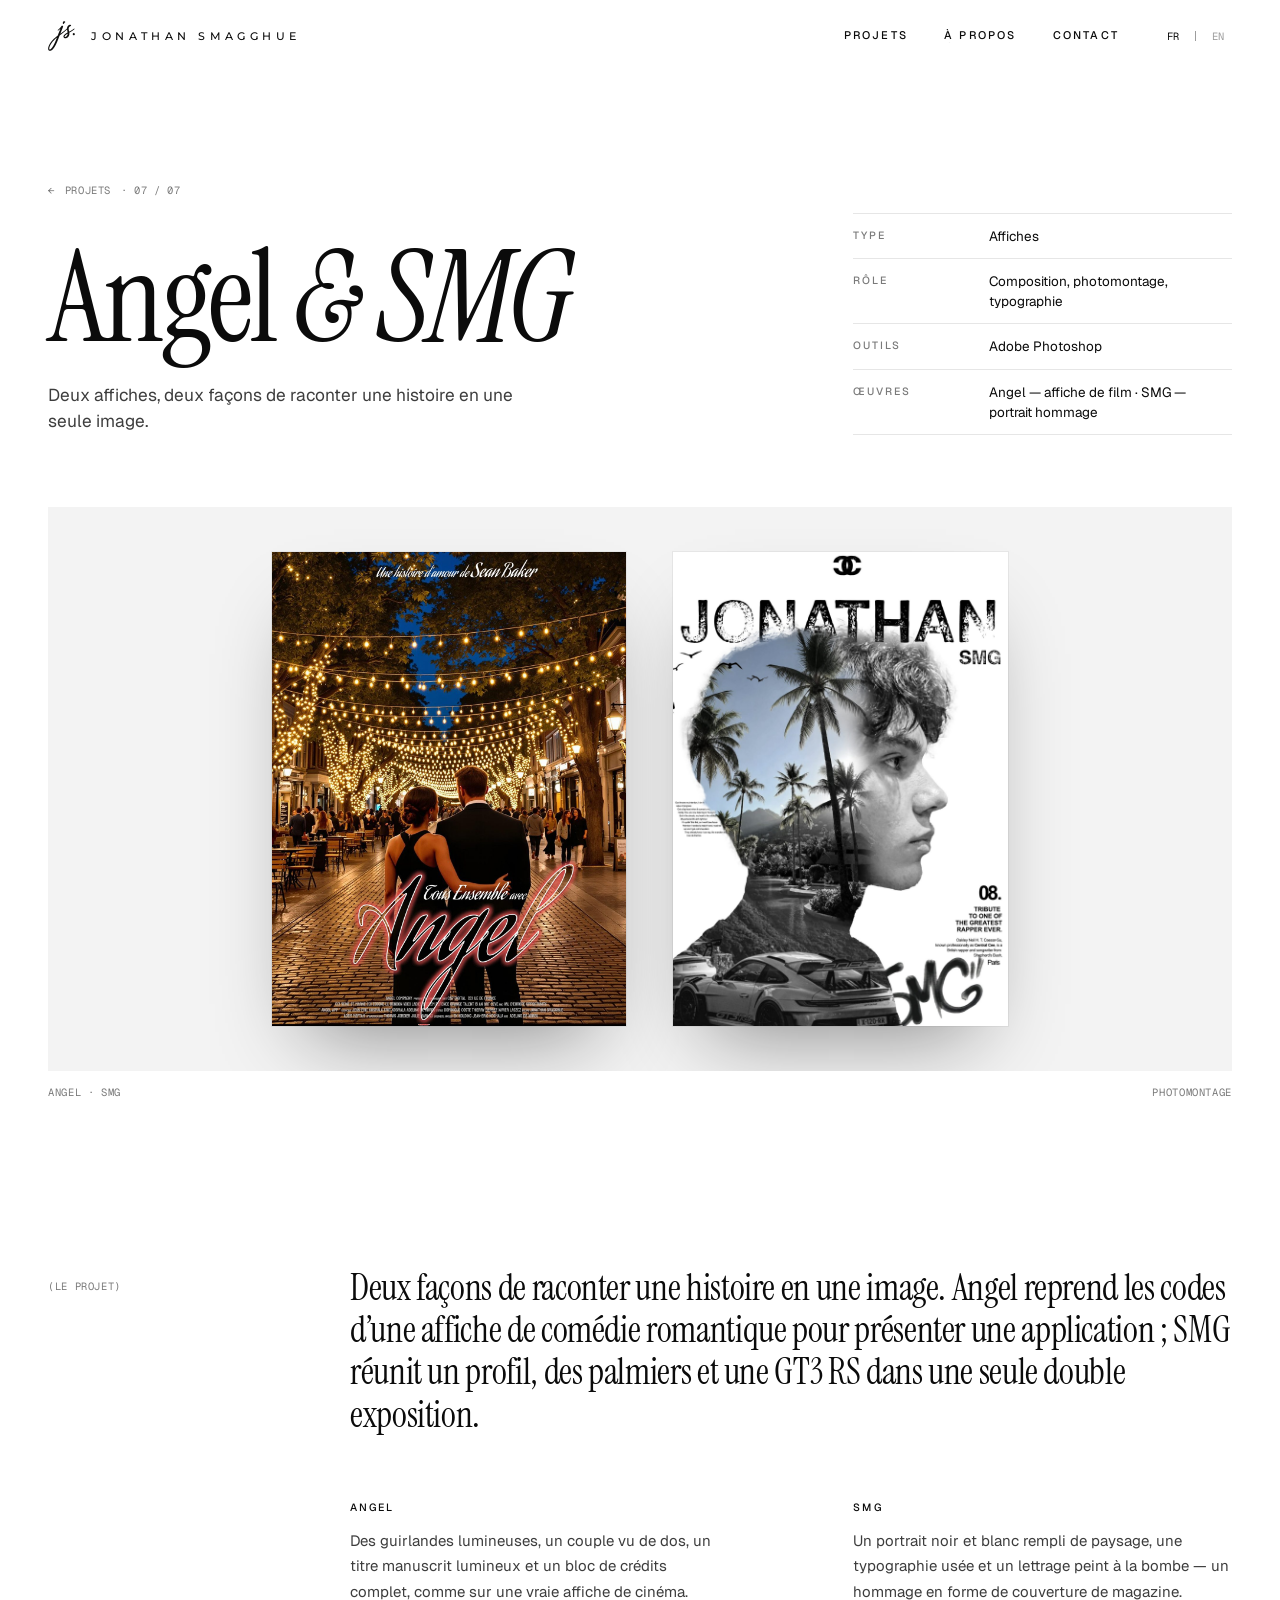
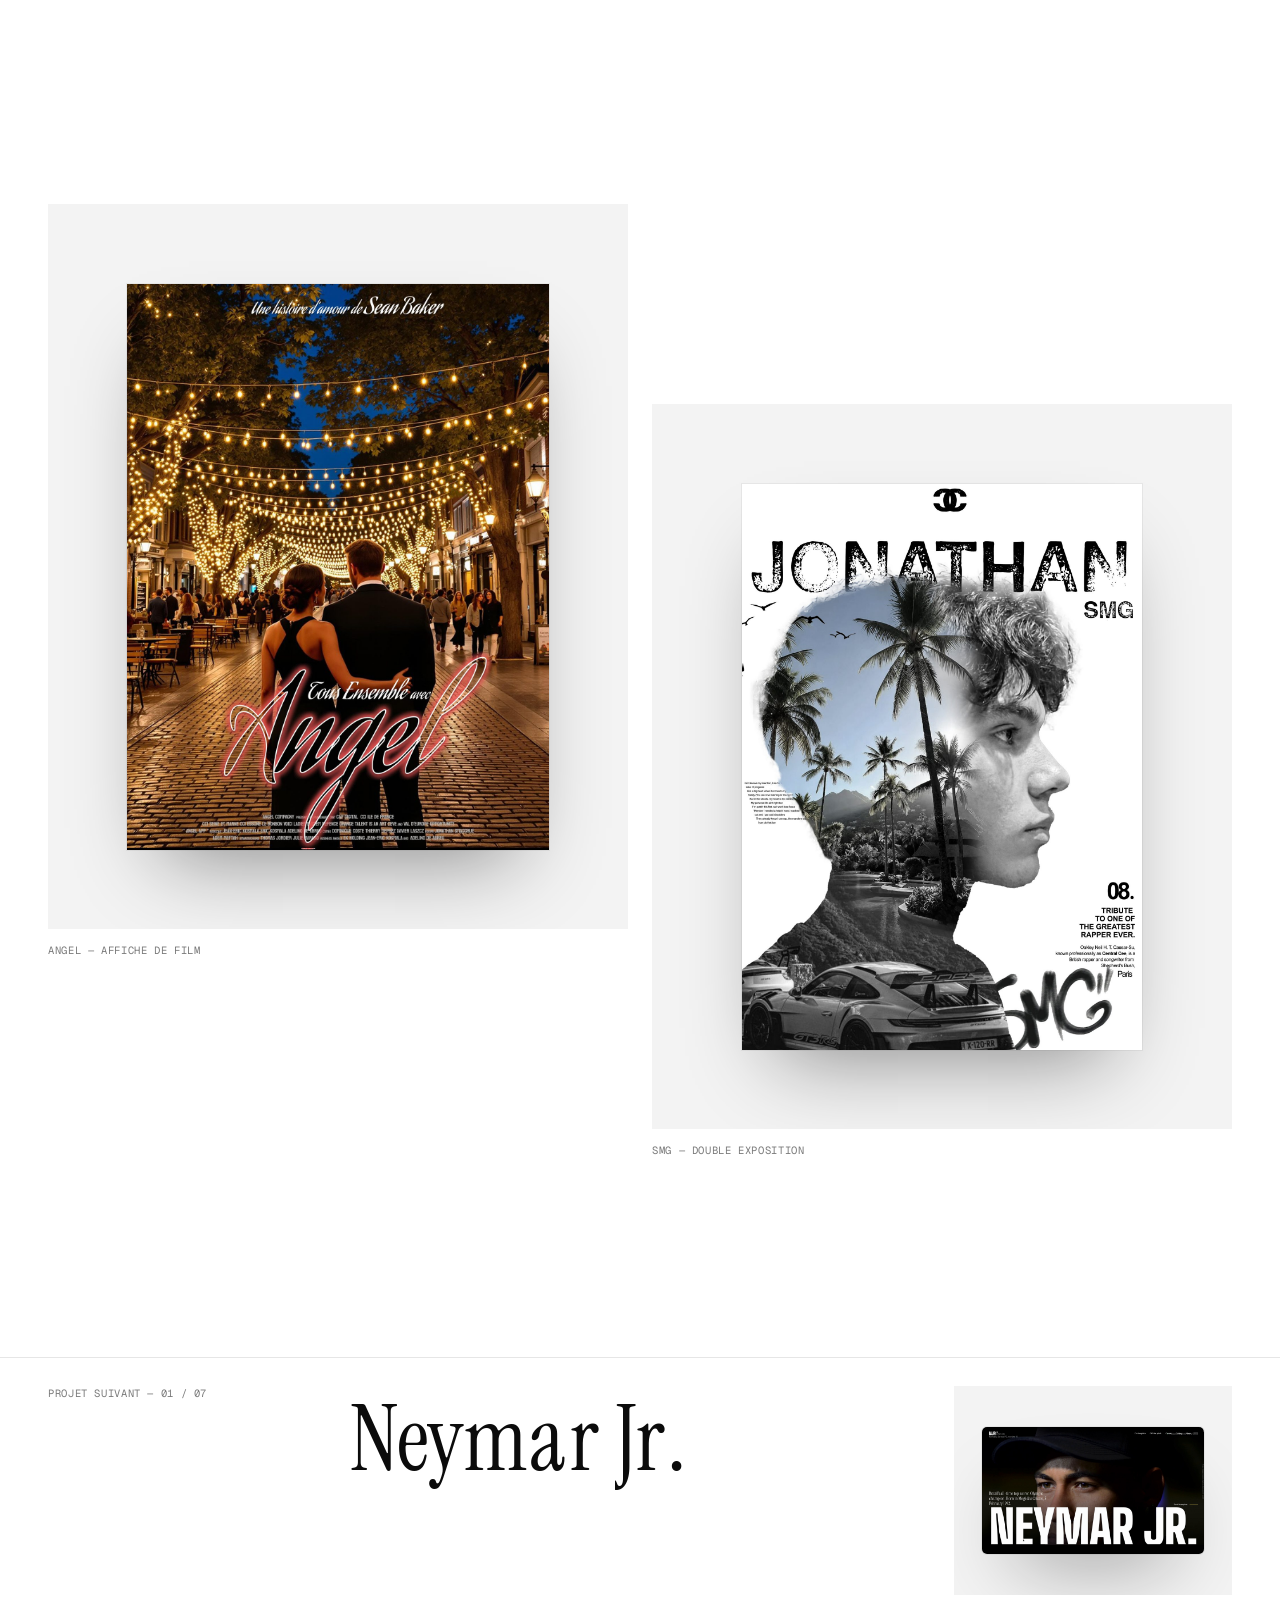
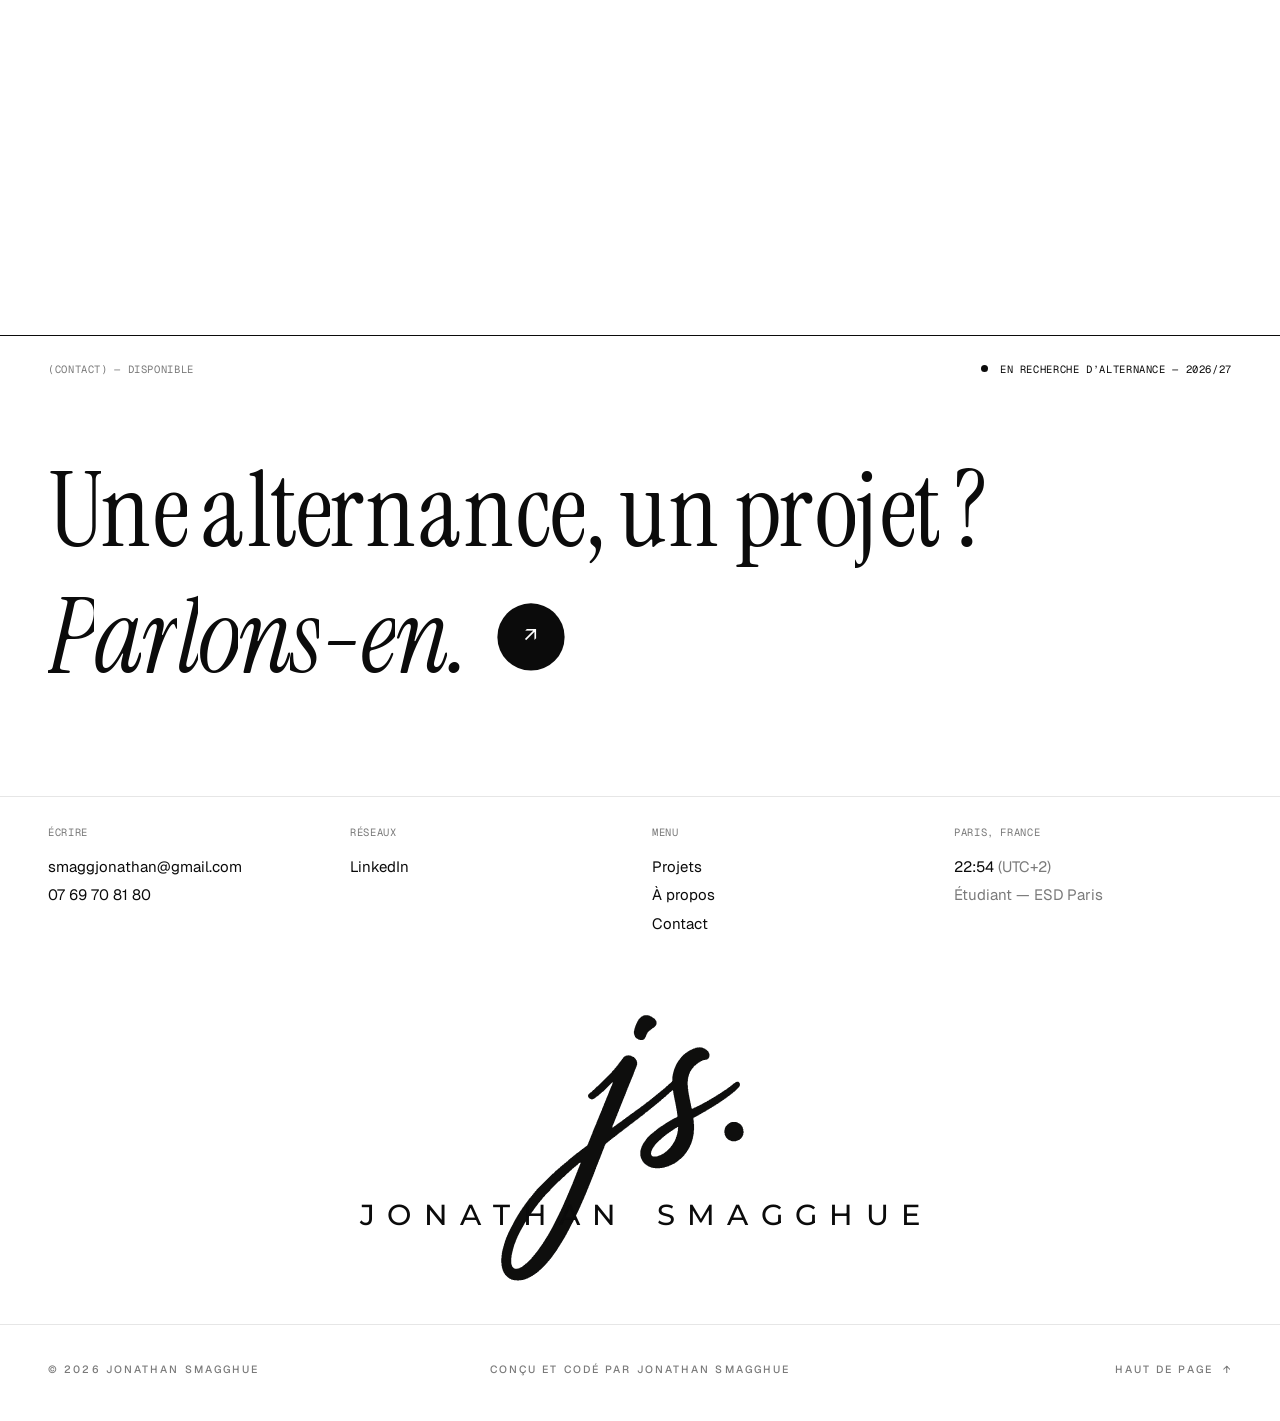
<file: posters.html>
<!doctype html>
<html lang="fr">
<head>
<meta charset="utf-8">
<meta name="viewport" content="width=device-width, initial-scale=1">
<title>Angel & SMG — Jonathan Smagghue</title>
<meta name="description" content="Jonathan Smagghue — direction artistique, affiches, web design et UX/UI. Portfolio.">
<link rel="icon" href="assets/js-monogram-black.svg" type="image/svg+xml">
<link rel="stylesheet" href="site.css">
<link rel="preconnect" href="https://fonts.googleapis.com">
<link href="https://fonts.googleapis.com/css2?family=Instrument+Serif:ital@0;1&amp;family=Geist:wght@300;400;500&amp;family=Geist+Mono:wght@400&amp;family=Montserrat:wght@500&amp;display=swap" rel="stylesheet">
</head>
<body>
<div class="site" data-lang="fr">

<div class="cursor" id="cursor" aria-hidden="true"><div class="cursor-dot"></div><span class="cursor-label"></span></div>
<div class="progress" aria-hidden="true"></div>
<div class="hd-wrap">
<header class="hd">
<a class="logo" href="index.html" aria-label="Jonathan Smagghue — accueil"><img src="assets/js-monogram-black.svg" alt=""><span class="hide-sm">Jonathan Smagghue</span></a>
<div class="hd-r">
<nav class="nav"><a href="index.html#work"><span class="roll"><span class="roll-in"><span><span class="fr">Projets</span><span class="en">Work</span></span><span aria-hidden="true"><span class="fr">Projets</span><span class="en">Work</span></span></span></span></a><a href="about.html"><span class="roll"><span class="roll-in"><span><span class="fr">À propos</span><span class="en">About</span></span><span aria-hidden="true"><span class="fr">À propos</span><span class="en">About</span></span></span></span></a><a href="contact.html"><span class="roll"><span class="roll-in"><span>Contact</span><span aria-hidden="true">Contact</span></span></span></a></nav>
<div class="lang"><button class="lb-fr" type="button" data-set-lang="fr" aria-label="Français">FR</button><i></i><button class="lb-en" type="button" data-set-lang="en" aria-label="English">EN</button></div>
</div>
</header>
</div>

<section id="top" class="grid" style="padding-top: 168px; padding-bottom: 72px; align-items: end">
<div style="grid-column: 1 / span 7; display: flex; flex-direction: column; gap: 28px">
<a class="more mono muted" href="index.html#work"><span aria-hidden="true">←</span> <span class="fr">Projets</span><span class="en">Work</span> · 07 / 07</a>
<h1 class="ph1">Angel <em>&amp; SMG</em></h1>
<p class="hero-lead fr">Deux affiches, deux façons de raconter une histoire en une seule image.</p><p class="hero-lead en">Two posters, two ways to tell a story in a single image.</p>

</div>
<dl class="meta" style="grid-column: 9 / span 4"><div><dt>Type</dt><dd><span class="fr">Affiches</span><span class="en">Posters</span></dd></div><div><dt><span class="fr">Rôle</span><span class="en">Role</span></dt><dd><span class="fr">Composition, photomontage, typographie</span><span class="en">Composition, photo compositing, typography</span></dd></div><div><dt><span class="fr">Outils</span><span class="en">Tools</span></dt><dd>Adobe Photoshop</dd></div><div><dt><span class="fr">Œuvres</span><span class="en">Works</span></dt><dd><span class="fr">Angel — affiche de film · SMG — portrait hommage</span><span class="en">Angel — film-style poster · SMG — tribute portrait</span></dd></div></dl>
</section>

<section class="pad">
<div class="scene wide rv"><img class="poster-s" src="assets/angel-poster.jpg" alt="Angel & SMG" style="height: 84%"><img class="poster-s hide-sm" src="assets/smg-poster.jpg" alt="Angel & SMG" style="height: 84%"></div>
<div class="cap mono"><span>Angel · SMG</span><span><span class="fr">Photomontage</span><span class="en">Photo compositing</span></span></div>
</section>

<section class="grid" style="padding-top: 168px">
<span class="mono muted" style="grid-column: 1 / span 3; padding-top: 12px"><span class="fr">(Le projet)</span><span class="en">(The project)</span></span>
<p class="serif tx fr" style="grid-column: 4 / span 9; margin: 0; font-size: clamp(28px, 2.8vw, 44px); line-height: 1.18; letter-spacing: -0.01em">Deux façons de raconter une histoire en une image. Angel reprend les codes d’une affiche de comédie romantique pour présenter une application ; SMG réunit un profil, des palmiers et une GT3 RS dans une seule double exposition.</p><p class="serif tx en" style="grid-column: 4 / span 9; margin: 0; font-size: clamp(28px, 2.8vw, 44px); line-height: 1.18; letter-spacing: -0.01em">Two ways to tell a story in a single image. Angel borrows the codes of a romance film poster to present an app; SMG folds a profile, palm trees and a GT3 RS into one double exposure.</p>
<div class="blk tx" style="grid-column: 4 / span 4; margin-top: 64px"><span class="label">Angel</span><p><span class="fr">Des guirlandes lumineuses, un couple vu de dos, un titre manuscrit lumineux et un bloc de crédits complet, comme sur une vraie affiche de cinéma.</span><span class="en">Warm string lights, a couple seen from behind, a glowing script title and a full billing block, as on a cinema one-sheet.</span></p></div>
<div class="blk tx" style="grid-column: 9 / span 4; margin-top: 64px"><span class="label">SMG</span><p><span class="fr">Un portrait noir et blanc rempli de paysage, une typographie usée et un lettrage peint à la bombe — un hommage en forme de couverture de magazine.</span><span class="en">A black-and-white portrait filled with landscape, distressed display type and hand-sprayed lettering — a tribute in magazine-cover form.</span></p></div>
</section>

<section class="grid" style="align-items: start; padding-top: 200px">
<div style="grid-column: 1 / span 6; display: flex; flex-direction: column"><div class="scene half rv"><img class="poster-s" src="assets/angel-poster.jpg" alt="Angel — affiche de film"></div><div class="cap mono"><span><span class="fr">Angel — affiche de film</span><span class="en">Angel — film-style poster</span></span></div></div>
<div style="grid-column: 7 / span 6; display: flex; flex-direction: column; margin-top: 200px"><div class="scene half rv"><img class="poster-s" src="assets/smg-poster.jpg" alt="SMG — double exposition"></div><div class="cap mono"><span><span class="fr">SMG — double exposition</span><span class="en">SMG — double exposure</span></span></div></div>
</section>



<section style="margin-top: 200px; border-top: 1px solid #E6E6E6">
<a class="next card" href="neymar.html" data-cursor="Suivant" data-cursor-en="Next" aria-label="Neymar Jr.">
<span class="mono muted" style="grid-column: 1 / span 3"><span class="fr">Projet suivant</span><span class="en">Next project</span> — 01 / 07</span>
<span class="serif" style="grid-column: 4 / span 5; font-size: clamp(48px, 7vw, 112px); line-height: 0.95; letter-spacing: -0.02em"><span class="sx"><span class="sr">Neymar Jr.</span><span aria-hidden="true"><span class="wd"><span class="c" style="--i: 0"><span>N</span><span>N</span></span><span class="c" style="--i: 1"><span>e</span><span>e</span></span><span class="c" style="--i: 2"><span>y</span><span>y</span></span><span class="c" style="--i: 3"><span>m</span><span>m</span></span><span class="c" style="--i: 4"><span>a</span><span>a</span></span><span class="c" style="--i: 5"><span>r</span><span>r</span></span></span> <span class="wd"><span class="c" style="--i: 7"><span>J</span><span>J</span></span><span class="c" style="--i: 8"><span>r</span><span>r</span></span><span class="c" style="--i: 9"><span>.</span><span>.</span></span></span></span></span></span>
<span class="scene" style="grid-column: 10 / span 3; aspect-ratio: 4 / 3"><span class="browser" style="width: 80%; border-radius: 5px"><img src="assets/neymar-hero.jpg" alt=""></span></span>
</a>
</section>

<footer class="ft">
<div class="grid ft-top">
<span class="mono muted" style="grid-column: 1 / span 6"><span class="fr">(Contact) — Disponible</span><span class="en">(Contact) — Available</span></span>
<span class="avail mono" style="grid-column: 7 / span 6; justify-content: flex-end"><i></i><span class="fr">En recherche d’alternance — 2026/27</span><span class="en">Looking for a work-study position — 2026/27</span></span>
</div>
<a class="ft-cta hv" href="contact.html" data-cursor="Écrire" data-cursor-en="Write">
<span class="ft-l1"><span class="fr"><span class="sx"><span class="sr">Une alternance, un projet ?</span><span aria-hidden="true"><span class="wd"><span class="c" style="--i: 0"><span>U</span><span>U</span></span><span class="c" style="--i: 1"><span>n</span><span>n</span></span><span class="c" style="--i: 2"><span>e</span><span>e</span></span></span> <span class="wd"><span class="c" style="--i: 4"><span>a</span><span>a</span></span><span class="c" style="--i: 5"><span>l</span><span>l</span></span><span class="c" style="--i: 6"><span>t</span><span>t</span></span><span class="c" style="--i: 7"><span>e</span><span>e</span></span><span class="c" style="--i: 8"><span>r</span><span>r</span></span><span class="c" style="--i: 9"><span>n</span><span>n</span></span><span class="c" style="--i: 10"><span>a</span><span>a</span></span><span class="c" style="--i: 11"><span>n</span><span>n</span></span><span class="c" style="--i: 12"><span>c</span><span>c</span></span><span class="c" style="--i: 13"><span>e</span><span>e</span></span><span class="c" style="--i: 14"><span>,</span><span>,</span></span></span> <span class="wd"><span class="c" style="--i: 16"><span>u</span><span>u</span></span><span class="c" style="--i: 17"><span>n</span><span>n</span></span></span> <span class="wd"><span class="c" style="--i: 19"><span>p</span><span>p</span></span><span class="c" style="--i: 20"><span>r</span><span>r</span></span><span class="c" style="--i: 21"><span>o</span><span>o</span></span><span class="c" style="--i: 22"><span>j</span><span>j</span></span><span class="c" style="--i: 23"><span>e</span><span>e</span></span><span class="c" style="--i: 24"><span>t</span><span>t</span></span></span> <span class="wd"><span class="c" style="--i: 26"><span>?</span><span>?</span></span></span></span></span></span><span class="en"><span class="sx"><span class="sr">Work-study, a project?</span><span aria-hidden="true"><span class="wd"><span class="c" style="--i: 0"><span>W</span><span>W</span></span><span class="c" style="--i: 1"><span>o</span><span>o</span></span><span class="c" style="--i: 2"><span>r</span><span>r</span></span><span class="c" style="--i: 3"><span>k</span><span>k</span></span><span class="c" style="--i: 4"><span>-</span><span>-</span></span><span class="c" style="--i: 5"><span>s</span><span>s</span></span><span class="c" style="--i: 6"><span>t</span><span>t</span></span><span class="c" style="--i: 7"><span>u</span><span>u</span></span><span class="c" style="--i: 8"><span>d</span><span>d</span></span><span class="c" style="--i: 9"><span>y</span><span>y</span></span><span class="c" style="--i: 10"><span>,</span><span>,</span></span></span> <span class="wd"><span class="c" style="--i: 12"><span>a</span><span>a</span></span></span> <span class="wd"><span class="c" style="--i: 14"><span>p</span><span>p</span></span><span class="c" style="--i: 15"><span>r</span><span>r</span></span><span class="c" style="--i: 16"><span>o</span><span>o</span></span><span class="c" style="--i: 17"><span>j</span><span>j</span></span><span class="c" style="--i: 18"><span>e</span><span>e</span></span><span class="c" style="--i: 19"><span>c</span><span>c</span></span><span class="c" style="--i: 20"><span>t</span><span>t</span></span><span class="c" style="--i: 21"><span>?</span><span>?</span></span></span></span></span></span></span>
<span class="ft-l2"><em><span class="fr"><span class="sx"><span class="sr">Parlons-en.</span><span aria-hidden="true"><span class="wd"><span class="c" style="--i: 0"><span>P</span><span>P</span></span><span class="c" style="--i: 1"><span>a</span><span>a</span></span><span class="c" style="--i: 2"><span>r</span><span>r</span></span><span class="c" style="--i: 3"><span>l</span><span>l</span></span><span class="c" style="--i: 4"><span>o</span><span>o</span></span><span class="c" style="--i: 5"><span>n</span><span>n</span></span><span class="c" style="--i: 6"><span>s</span><span>s</span></span><span class="c" style="--i: 7"><span>-</span><span>-</span></span><span class="c" style="--i: 8"><span>e</span><span>e</span></span><span class="c" style="--i: 9"><span>n</span><span>n</span></span><span class="c" style="--i: 10"><span>.</span><span>.</span></span></span></span></span></span><span class="en"><span class="sx"><span class="sr">Let’s talk.</span><span aria-hidden="true"><span class="wd"><span class="c" style="--i: 0"><span>L</span><span>L</span></span><span class="c" style="--i: 1"><span>e</span><span>e</span></span><span class="c" style="--i: 2"><span>t</span><span>t</span></span><span class="c" style="--i: 3"><span>’</span><span>’</span></span><span class="c" style="--i: 4"><span>s</span><span>s</span></span></span> <span class="wd"><span class="c" style="--i: 6"><span>t</span><span>t</span></span><span class="c" style="--i: 7"><span>a</span><span>a</span></span><span class="c" style="--i: 8"><span>l</span><span>l</span></span><span class="c" style="--i: 9"><span>k</span><span>k</span></span><span class="c" style="--i: 10"><span>.</span><span>.</span></span></span></span></span></span></em><span class="ft-btn" aria-hidden="true">↗</span></span>
</a>
<div class="grid ft-cols">
<div class="ft-c"><span class="mono muted"><span class="fr">Écrire</span><span class="en">Email</span></span><ul><li><a class="ul " href="mailto:smaggjonathan@gmail.com">smaggjonathan@gmail.com</a></li><li><a class="ul " href="tel:+33769708180">07 69 70 81 80</a></li></ul></div>
<div class="ft-c"><span class="mono muted"><span class="fr">Réseaux</span><span class="en">Social</span></span><ul><li><a class="ul " href="https://www.linkedin.com/in/jonathan-smagghue-3820a13a5/">LinkedIn</a></li></ul></div>
<div class="ft-c"><span class="mono muted">Menu</span><ul><li><a class="ul " href="index.html#work"><span class="fr">Projets</span><span class="en">Work</span></a></li><li><a class="ul " href="about.html"><span class="fr">À propos</span><span class="en">About</span></a></li><li><a class="ul " href="contact.html">Contact</a></li></ul></div>
<div class="ft-c"><span class="mono muted">Paris, France</span><ul><li><span class="clock">--:--</span> <span class="muted">(UTC+2)</span></li><li class="muted"><span class="fr">Étudiant — ESD Paris</span><span class="en">Student — ESD Paris</span></li></ul></div>
</div>
<div class="foot pad" style="padding-top: 64px; padding-bottom: 8px"><div class="lockup" role="img" aria-label="Jonathan Smagghue" style="width: min(560px, 80%); margin: 0 auto"><img class="lk-mono" src="assets/js-monogram-black.svg" alt=""><div class="lk-word" aria-hidden="true"><span>J</span><span>O</span><span>N</span><span>A</span><span>T</span><span>H</span><span>A</span><span>N</span><span class="sp"></span><span>S</span><span>M</span><span>A</span><span>G</span><span>G</span><span>H</span><span>U</span><span>E</span></div></div></div>
<div class="grid label muted ft-bar">
<span style="grid-column: 1 / span 4">© 2026 Jonathan Smagghue</span>
<span class="hide-sm" style="grid-column: 5 / span 4; text-align: center"><span class="fr">Conçu et codé par Jonathan Smagghue</span><span class="en">Designed and coded by Jonathan Smagghue</span></span>
<a class="more" href="#top" style="grid-column: 9 / span 4; justify-content: flex-end; color: #7A7A7A"><span class="fr">Haut de page</span><span class="en">Back to top</span> <span aria-hidden="true">↑</span></a>
</div>
</footer>

</div>
<script>
(function () {
  var root = document.querySelector('.site');
  function setLang(l) {
    root.setAttribute('data-lang', l);
    document.documentElement.lang = l;
    try { localStorage.setItem('js-lang', l); } catch (e) {}
  }
  var saved = null;
  try { saved = localStorage.getItem('js-lang'); } catch (e) {}
  if (saved === 'en' || saved === 'fr') setLang(saved);
  document.querySelectorAll('[data-set-lang]').forEach(function (b) {
    b.addEventListener('click', function () { setLang(b.getAttribute('data-set-lang')); });
  });
  var initTrail = function (hero) {
      var imgs = Array.prototype.slice.call(hero.querySelectorAll('.tr-i'));
      if (!imgs.length || !imgs[0].animate) return function () {};
      var reduce = window.matchMedia('(prefers-reduced-motion: reduce)').matches;
      var k = 0, z = 1, lx = null, ly = null, last = -1e9, next = 0, raf = 0, lastSpawn = -1e9;
      function spawn(x, y) {
        lastSpawn = performance.now();
      var el = imgs[k++ % imgs.length];
        el.style.left = x + 'px'; el.style.top = y + 'px'; el.style.zIndex = ++z;
        el.animate([
          { opacity: 0, transform: 'translate(-50%,-50%) scale(.55) rotate(-4deg)' },
          { opacity: 1, transform: 'translate(-50%,-50%) scale(1) rotate(0deg)', offset: 0.16 },
          { opacity: 1, transform: 'translate(-50%,-50%) scale(1)', offset: 0.68 },
          { opacity: 0, transform: 'translate(-50%,-50%) scale(.9)' }
        ], { duration: 2800, easing: 'cubic-bezier(.19,.7,.1,1)', fill: 'forwards' });
      }
      function move(e) {
        var r = hero.getBoundingClientRect(), x = e.clientX - r.left, y = e.clientY - r.top;
        last = performance.now();
        if ((lx === null || Math.hypot(x - lx, y - ly) > 180) && performance.now() - lastSpawn > 260) { spawn(x, y); lx = x; ly = y; }
      }
      hero.addEventListener('mousemove', move);
      function loop(t) {
        if (!reduce && t - last > 2600 && t > next) {
          var r = hero.getBoundingClientRect();
          if (r.bottom > 0 && r.top < window.innerHeight) {
            var a = t / 3200;
            spawn(r.width * (0.5 + 0.34 * Math.sin(a)), r.height * (0.5 + 0.2 * Math.sin(a * 2)));
          }
          next = t + 950;
        }
        raf = requestAnimationFrame(loop);
      }
      raf = requestAnimationFrame(loop);
      return function () { cancelAnimationFrame(raf); hero.removeEventListener('mousemove', move); };
    };
  var hero = document.querySelector('.hx');
  if (hero) initTrail(hero);
  function tickClock() {
    var t = new Date().toLocaleTimeString('fr-FR', { timeZone: 'Europe/Paris', hour: '2-digit', minute: '2-digit' });
    document.querySelectorAll('.clock').forEach(function (c) { c.textContent = t; });
  }
  tickClock(); setInterval(tickClock, 30000);
  document.querySelectorAll('video').forEach(function (v) {
    v.muted = true; v.playsInline = true; var p = v.play(); if (p && p.catch) p.catch(function () {});
  });
  var cur = document.getElementById('cursor');
  if (!cur || window.matchMedia('(hover: none)').matches) return;
  var label = cur.querySelector('.cursor-label');
  var x = -200, y = -200, tx = -200, ty = -200;
  document.addEventListener('mousemove', function (e) {
    tx = e.clientX; ty = e.clientY;
    cur.classList.add('on');
    var t = e.target.closest ? e.target.closest('[data-cursor]') : null;
    if (t) {
      var en = root.getAttribute('data-lang') === 'en' && t.getAttribute('data-cursor-en');
      label.textContent = en || t.getAttribute('data-cursor'); cur.classList.add('is-view');
    } else { cur.classList.remove('is-view'); }
  });
  document.documentElement.addEventListener('mouseleave', function () { cur.classList.remove('on', 'is-view'); });
  (function tick() {
    x += (tx - x) * 0.18; y += (ty - y) * 0.18;
    cur.style.transform = 'translate3d(' + x.toFixed(1) + 'px,' + y.toFixed(1) + 'px,0)';
    requestAnimationFrame(tick);
  })();
})();
</script>
</body>
</html>
</file>
<file: site.css>
/* Jonathan Smagghue — portfolio styles. White, black, grey. Nothing else. */
:root{--ground:#FFFFFF;--ink:#0B0B0B;--soft:#3D3D3D;--muted:#7A7A7A;--line:#E6E6E6;--stage:#F3F3F3;--ease:cubic-bezier(.19,.7,.1,1);--snap:cubic-bezier(.76,0,.24,1)}
html{scroll-behavior:smooth}
body{margin:0;background:var(--ground);color:var(--ink)}
a{color:var(--ink);text-decoration:none}
img,video{display:block;max-width:100%}
button{font:inherit;color:inherit;background:none;border:0;padding:0;cursor:pointer}
.site{min-height:100vh;background:var(--ground);color:var(--ink);font-family:'Geist',sans-serif;font-weight:400;-webkit-font-smoothing:antialiased;overflow-x:clip}
.grid{display:grid;grid-template-columns:repeat(12,minmax(0,1fr));column-gap:24px;padding-inline:48px;box-sizing:border-box}
.mono{font-family:'Geist Mono',monospace;font-size:10.5px;letter-spacing:.06em;text-transform:uppercase}
.label{font-size:10.5px;font-weight:500;letter-spacing:.2em;text-transform:uppercase}
.serif{font-family:'Instrument Serif',serif;font-weight:400}
.muted{color:var(--muted)}
.soft{color:var(--soft)}
.body{font-size:15px;line-height:1.7;color:var(--soft)}
.pad{padding-inline:48px}

/* ---------- language: FR by default, EN on demand ---------- */
.site[data-lang="en"] .fr,.site:not([data-lang="en"]) .en{display:none !important}
.lang{display:flex;align-items:center;gap:8px;font-family:'Geist Mono',monospace;font-size:10.5px;letter-spacing:.08em}
.lang button{min-height:44px;min-width:28px;opacity:.4;transition:opacity .3s ease}
.lang button:hover{opacity:.8}
.site:not([data-lang="en"]) .lang .lb-fr,.site[data-lang="en"] .lang .lb-en{opacity:1}
.lang i{width:1px;height:10px;background:currentColor;opacity:.4}

/* ---------- logo lockup ---------- */
.lockup{position:relative;container-type:inline-size;width:100%;aspect-ratio:560 / 270}
.lk-mono{position:absolute;left:25%;top:0;width:43.75%;height:auto}
.lk-word{position:absolute;left:0;right:0;top:33.4cqw;display:flex;justify-content:space-between;font-family:'Montserrat',sans-serif;font-weight:500;font-size:5.1cqw;line-height:1;text-transform:uppercase}
.lk-word .sp{width:.55em}

/* ---------- preloader ---------- */
@property --n{syntax:'<integer>';inherits:false;initial-value:0}
.pre{position:fixed;left:0;top:0;width:100%;height:100vh;max-height:1200px;box-sizing:border-box;background:#FFFFFF;color:var(--ink);z-index:60;pointer-events:none;display:flex;flex-direction:column;justify-content:space-between;padding:32px 48px;animation:preout 1.1s var(--snap) 2.4s forwards}
@keyframes preout{to{transform:translateY(-101%)}}
.pre .lockup{width:min(480px,72vw);margin:0 auto}
.pre .lk-mono{animation:write 1.3s cubic-bezier(.6,0,.2,1) .15s both}
@keyframes write{from{clip-path:inset(0 100% 0 0)}to{clip-path:inset(0 0 0 0)}}
.pre .lk-word > span{animation:letterin .9s var(--ease) both;animation-delay:calc(1s + var(--i) * 45ms)}
@keyframes letterin{from{opacity:0;transform:translateY(40%)}to{opacity:1;transform:translateY(0)}}
.pre-row{display:flex;justify-content:space-between;align-items:flex-end;gap:24px;color:var(--muted)}
.count{counter-reset:n var(--n);animation:count 2.1s cubic-bezier(.65,0,.35,1) .05s both}
.count::after{content:counter(n)}
@keyframes count{to{--n:100}}
.pre-bar{height:1px;background:var(--ink);transform-origin:0 50%;margin-top:14px;animation:bar 2.1s cubic-bezier(.65,0,.35,1) .05s both}
@keyframes bar{from{transform:scaleX(0)}to{transform:scaleX(1)}}

/* ---------- cursor ---------- */
.cursor{position:fixed;left:0;top:0;width:0;height:0;z-index:58;pointer-events:none;mix-blend-mode:difference}
.cursor.is-view{mix-blend-mode:normal}
.cursor-dot{position:absolute;left:-5px;top:-5px;width:10px;height:10px;border-radius:50%;background:#FFFFFF;opacity:0;transition:transform .6s var(--ease),opacity .3s ease,background .4s ease}
.cursor.on .cursor-dot{opacity:1}
.cursor.is-view .cursor-dot{transform:scale(9);background:var(--ink)}
.cursor-label{position:absolute;left:0;top:0;transform:translate(-50%,-50%);font-family:'Instrument Serif',serif;font-style:italic;font-size:18px;color:#FFFFFF;opacity:0;transition:opacity .3s ease;white-space:nowrap}
.cursor.is-view .cursor-label{opacity:1;transition-delay:.15s}
@media (hover:none){.cursor{display:none}}

/* ---------- header ---------- */
.hd-wrap{position:sticky;top:0;height:0;z-index:50}
.hd{display:flex;flex-wrap:wrap;justify-content:space-between;align-items:center;gap:16px;padding:14px 48px;color:var(--ink);background:rgba(255,255,255,.94);-webkit-backdrop-filter:blur(10px);backdrop-filter:blur(10px);border-bottom:1px solid transparent}
@supports (animation-timeline: scroll()){.hd{animation:hdline linear both;animation-timeline:scroll(root);animation-range:0 120px}}
@keyframes hdline{to{border-bottom-color:var(--line)}}
.logo{display:flex;align-items:center;gap:16px;min-height:44px}
.logo img{height:30px;width:auto}
.logo span{font-family:'Montserrat',sans-serif;font-weight:500;font-size:10.5px;letter-spacing:.42em;text-transform:uppercase}
.hd-r{display:flex;align-items:center;gap:40px}
.nav{display:flex;gap:36px;font-size:11px;font-weight:500;letter-spacing:.2em;text-transform:uppercase}
.nav a{min-height:44px;display:inline-flex;align-items:center}
.progress{position:fixed;left:0;top:0;height:1px;width:100%;background:var(--ink);transform-origin:0 50%;transform:scaleX(0);z-index:51;opacity:0}
@supports (animation-timeline: scroll()){.progress{opacity:1;animation:grow linear both;animation-timeline:scroll(root)}}
@keyframes grow{to{transform:scaleX(1)}}

/* rolling text */
.roll{display:inline-block;overflow:hidden;height:1.2em;line-height:1.2;vertical-align:bottom}
.roll-in{display:flex;flex-direction:column;transition:transform .7s var(--ease)}
.roll-in > span{display:block;height:1.2em;line-height:1.2;white-space:nowrap}
.roll-in > span:last-child{font-style:italic}
a:hover .roll-in,.card:hover .roll-in,.row:hover .roll-in{transform:translateY(-50%)}

/* ---------- hero: type + cursor image trail ---------- */
.hx{position:relative;height:max(100svh,720px);max-height:1040px;box-sizing:border-box;padding-top:84px;display:flex;flex-direction:column;justify-content:space-between;overflow:hidden}
.hx-top{position:relative;z-index:3;padding-top:24px}
.hx-h{position:relative;z-index:3;margin:0;padding:0 40px;font-family:'Instrument Serif',serif;font-weight:400;font-size:clamp(84px,16.2vw,300px);line-height:.8;letter-spacing:-.045em;pointer-events:none}
.hx-h em{font-style:italic}
.hl{display:block;white-space:nowrap}
.hl2{text-align:right}
.hc{display:inline-block;overflow:hidden;padding:0 .03em .14em;margin:0 -.03em -.14em;vertical-align:bottom}
.hc > span{display:inline-block;animation:rise 1.3s var(--ease) both;animation-delay:calc(2.5s + var(--d) * 42ms)}
.hc.sp{width:.22em}
.hx-bot{position:relative;z-index:3;padding-top:28px;padding-bottom:30px;align-items:end;pointer-events:none}
.hx-bot a{pointer-events:auto}
.hx-lead{margin:0;font-size:clamp(16px,1.25vw,19px);line-height:1.5;color:var(--soft);max-width:440px}
.trail{position:absolute;inset:0;z-index:2;pointer-events:none}
.tr-i{position:absolute;left:0;top:0;height:auto;opacity:0;transform:translate(-50%,-50%);filter:drop-shadow(0 26px 30px rgba(0,0,0,.28));will-change:transform,opacity}
.hero-lead{margin:0;max-width:470px;font-size:clamp(17px,1.35vw,20px);line-height:1.5;color:var(--soft)}
.mask{display:block;overflow:hidden;padding:0 .04em .1em}
@keyframes rise{from{transform:translateY(108%)}to{transform:translateY(0)}}
.fadein{animation:fade 1.2s ease 3.1s both}
@keyframes fade{from{opacity:0}to{opacity:1}}
.avail{display:inline-flex;align-items:center;gap:12px}
.avail i{width:7px;height:7px;border-radius:50%;background:var(--ink);animation:pulse 2s infinite}
@keyframes pulse{0%{box-shadow:0 0 0 0 rgba(11,11,11,.35)}70%{box-shadow:0 0 0 9px rgba(11,11,11,0)}100%{box-shadow:0 0 0 0 rgba(11,11,11,0)}}

/* ---------- showreel: a small frame that opens to full screen on scroll ---------- */
.reel{position:relative;padding:40px 48px 0}
.reel-stage{position:relative}
.reel-frame{position:relative;aspect-ratio:16 / 9;overflow:hidden;background:var(--ink)}
.reel-frame > video{display:block;width:100%;height:100%;object-fit:cover}
.reel-w{display:none}
.reel-cap{padding:16px 0 0;color:var(--muted)}
@supports (animation-timeline: view()){
.reel{height:2600px;padding:0;view-timeline-name:--reel}
.reel-stage{position:sticky;top:0;height:min(100svh,1000px);overflow:hidden}
.reel-frame{position:absolute;inset:0;aspect-ratio:auto;animation:reelopen linear both;animation-timeline:--reel;animation-range:contain 0% contain 60%}
.reel-w{display:block;position:absolute;top:50%;z-index:2;font-family:'Instrument Serif',serif;font-size:clamp(80px,13vw,240px);line-height:.8;letter-spacing:-.04em;white-space:nowrap;transform:translateY(-50%)}
.reel-w em{font-style:italic}
.reel-l{right:calc(50% + 18vw);animation:reelL linear both;animation-timeline:--reel;animation-range:contain 0% contain 60%}
.reel-r{left:calc(50% + 18vw);animation:reelR linear both;animation-timeline:--reel;animation-range:contain 0% contain 60%}
.reel-cap{position:absolute;left:0;right:0;bottom:0;z-index:3;padding:22px 48px;color:#FFFFFF;mix-blend-mode:difference}
}
@keyframes reelopen{from{clip-path:inset(32% 34% 32% 34% round 4px)}to{clip-path:inset(0 0 0 0 round 0)}}
@keyframes reelL{to{transform:translate(-55vw,-50%)}}
@keyframes reelR{to{transform:translate(55vw,-50%)}}

/* ---------- letter-by-letter hover ---------- */
.sr{position:absolute;width:1px;height:1px;overflow:hidden;clip:rect(0 0 0 0);clip-path:inset(50%);white-space:nowrap}
.wd{display:inline-block;white-space:nowrap}
.c{display:inline-block;overflow:hidden;height:1.2em;line-height:1.2;vertical-align:bottom}
.c > span{display:block;height:1.2em;transition:transform .7s var(--ease);transition-delay:calc(var(--i) * 14ms)}
.c > span:last-child{font-style:italic}
.hv:hover .c > span,.card:hover .c > span,.row:hover .c > span,a:hover > .sx .c > span{transform:translateY(-100%)}

/* ---------- section heads ---------- */
.sh{display:grid;grid-template-columns:repeat(12,minmax(0,1fr));column-gap:24px;padding:0 48px 28px;align-items:end}
.sh-t{margin:0;font-family:'Instrument Serif',serif;font-weight:400;font-size:clamp(44px,5.4vw,88px);line-height:.95;letter-spacing:-.02em}
.sh-t em{font-style:italic}

/* ---------- scroll reveals ---------- */
.read{view-timeline-name:--read}
@supports (animation-timeline: view()){
.w{animation:ink linear both;animation-timeline:--read}
.rv{animation:unveil both linear;animation-timeline:view();animation-range:entry 0% cover 35%}
.rv > img,.rv > video{animation:zoomout both linear;animation-timeline:view();animation-range:entry 0% exit 0%}
.tx{animation:lift both var(--ease);animation-timeline:view();animation-range:entry 10% cover 28%}
.foot{view-timeline-name:--foot}
.foot .lk-mono{animation:write linear both;animation-timeline:--foot;animation-range:entry 10% entry 90%}
.foot .lk-word > span{animation:letterin linear both;animation-timeline:--foot;animation-range:entry 30% entry 100%}
.sig-rv{animation:sigwrite linear both;animation-timeline:view();animation-range:entry 20% cover 45%}
}
@keyframes ink{from{color:#D4D4D4}to{color:var(--ink)}}
@keyframes unveil{from{clip-path:inset(14% 0 0 0)}to{clip-path:inset(0)}}
@keyframes zoomout{from{scale:1.15}to{scale:1}}
@keyframes lift{from{opacity:0;transform:translateY(28px)}to{opacity:1;transform:translateY(0)}}
@keyframes sigwrite{from{clip-path:inset(-5% 100% -5% 0)}to{clip-path:inset(-5% 0 -5% 0)}}

/* ---------- what I do ---------- */
.svc{position:relative;display:flex;flex-direction:column;gap:18px;padding-top:22px;border-top:1px solid var(--line)}
.svc::before{content:"";position:absolute;left:0;top:-1px;width:100%;height:1px;background:var(--ink);transform:scaleX(.18);transform-origin:0 50%;transition:transform 1s var(--ease)}
.svc:hover::before{transform:scaleX(1)}
.svc h3{margin:0;font-family:'Instrument Serif',serif;font-weight:400;font-size:clamp(30px,2.6vw,42px);line-height:1.08;letter-spacing:-.01em}
.svc p{margin:0;font-size:14.5px;line-height:1.65;color:var(--soft)}
.svc ul{margin:0;padding:0;list-style:none;font-size:13px;line-height:1.5}
.svc li{border-top:1px solid var(--line)}
.svc li a{display:flex;justify-content:space-between;gap:12px;padding:10px 0;transition:padding .6s var(--ease)}
.svc li a:hover{padding-left:12px}
.fan{position:absolute;right:4px;bottom:calc(100% + 22px);width:200px;height:110px;pointer-events:none}
.fan img{position:absolute;right:62px;bottom:0;width:78px;height:100px;object-fit:cover;background:var(--stage);box-shadow:0 22px 40px -18px rgba(0,0,0,.45);opacity:0;transform:translateY(24px) scale(.8);transition:transform .9s var(--ease),opacity .45s ease}
.fan img:nth-child(2){transition-delay:.06s}
.fan img:nth-child(3){transition-delay:.12s}
.svc:hover .fan img:nth-child(1){opacity:1;transform:translate(-58px,10px) rotate(-9deg)}
.svc:hover .fan img:nth-child(2){opacity:1;transform:translate(0,0) rotate(0)}
.svc:hover .fan img:nth-child(3){opacity:1;transform:translate(58px,10px) rotate(9deg)}

/* ---------- media ---------- */
.scene{position:relative;display:flex;align-items:center;justify-content:center;gap:4%;overflow:hidden;aspect-ratio:16 / 9;box-sizing:border-box;background:var(--stage)}
.scene.half{aspect-ratio:4 / 5}
.scene.wide{aspect-ratio:21 / 10}
.scene > *{transition:transform 1.8s var(--ease)}
a.scene:hover > *,.card:hover a.scene > *{transform:translateY(-1.5%) scale(1.015)}
.frame{display:block;overflow:hidden;position:relative;background:var(--stage)}
.frame > img{width:100%;height:100%;object-fit:cover}
.browser{width:64%;border-radius:8px;overflow:hidden;background:#FFFFFF;box-shadow:0 40px 80px -34px rgba(0,0,0,.4),0 0 0 1px rgba(0,0,0,.06)}
.browser.lg{width:68%}
.wide .browser{width:60%}
.half .browser{width:88%}
.bbar{height:28px;display:flex;align-items:center;gap:6px;padding:0 14px;background:#F7F7F7;position:relative;border-bottom:1px solid #EDEDED}
.bbar i{width:8px;height:8px;border-radius:50%;background:#DCDCDC}
.bbar span{position:absolute;left:50%;transform:translateX(-50%);font-family:'Geist Mono',monospace;font-size:9px;letter-spacing:.1em;text-transform:uppercase;color:#8C8C8C;white-space:nowrap}
.browser > video,.browser > img{display:block;width:100%;height:auto}
.phones{display:flex;gap:4%;align-items:center;justify-content:center;height:84%;width:100%}
.dev{height:100%;width:auto;filter:drop-shadow(0 34px 40px rgba(0,0,0,.22))}
.dev.s{height:84%}
.dev-v{height:100%;width:auto;aspect-ratio:560 / 1152;border-radius:16.5% / 8%;overflow:hidden;box-shadow:0 40px 60px -26px rgba(0,0,0,.4)}
.dev-v > video{display:block;width:100%;height:100%;object-fit:cover}
.poster-s{height:80%;width:auto;box-shadow:0 40px 80px -34px rgba(0,0,0,.45),0 0 0 1px rgba(0,0,0,.05)}
.half .poster-s{height:78%}
.cap{display:flex;justify-content:space-between;gap:16px;padding-top:14px;color:var(--muted)}

/* ---------- project cards on home ---------- */
.pm{display:grid;grid-template-columns:repeat(12,minmax(0,1fr));column-gap:24px;padding-top:22px;align-items:baseline}
.pm h3{margin:0;font-family:'Instrument Serif',serif;font-weight:400;font-size:clamp(34px,3.2vw,52px);line-height:1;letter-spacing:-.01em}
.pm p{margin:0;font-size:14px;line-height:1.6;color:var(--soft)}
.hm{display:flex;flex-direction:column;gap:12px;padding-top:22px}
.hm-top{display:flex;justify-content:space-between;align-items:baseline;gap:16px}
.hm h3{margin:0;font-family:'Instrument Serif',serif;font-weight:400;font-size:clamp(32px,3vw,46px);line-height:1}
.hm p{margin:0;font-size:14px;line-height:1.6;color:var(--soft);max-width:460px}
.kind{display:inline-flex;align-items:center;gap:8px}
.more{display:inline-flex;gap:10px;align-items:center;min-height:44px;transition:gap .6s var(--ease)}
.more:hover{gap:18px}

/* ---------- index ---------- */
.index{position:relative}
.row{display:grid;grid-template-columns:56px minmax(0,1fr) 200px 160px;gap:24px;align-items:baseline;padding:20px 0;border-top:1px solid var(--line);transition:color .4s ease}
.row:last-child{border-bottom:1px solid var(--line)}
.list:hover .row{color:#BDBDBD}
.list:hover .row:hover{color:var(--ink)}
.pv{position:absolute;right:48px;top:50%;width:24%;aspect-ratio:4 / 5;transform:translateY(-50%);opacity:0;clip-path:inset(0 0 100% 0);transition:opacity .4s ease,clip-path .9s var(--ease);pointer-events:none;z-index:2;background:var(--stage);overflow:hidden}
.pv img{width:100%;height:100%;object-fit:cover}
.pv.fit img{object-fit:contain;padding:12%;box-sizing:border-box}
.row:hover .pv{opacity:1;clip-path:inset(0)}

/* ---------- project pages ---------- */
.meta{margin:0;font-size:13.5px;line-height:1.5}
.meta > div{display:grid;grid-template-columns:120px minmax(0,1fr);gap:16px;padding:12px 0;border-top:1px solid var(--line)}
.meta > div:last-child{border-bottom:1px solid var(--line)}
.meta dt{font-size:10.5px;font-weight:500;letter-spacing:.18em;text-transform:uppercase;color:var(--muted);padding-top:2px}
.meta dd{margin:0}
.ph1{margin:0;font-family:'Instrument Serif',serif;font-weight:400;font-size:clamp(64px,10vw,168px);line-height:.9;letter-spacing:-.025em}
.ph1 em{font-style:italic}
.blk{display:flex;flex-direction:column;gap:14px}
.blk p{margin:0;font-size:15px;line-height:1.7;color:var(--soft)}
.next{display:grid;grid-template-columns:repeat(12,minmax(0,1fr));column-gap:24px;padding:28px 48px 120px;align-items:start}
.btn{display:inline-flex;align-items:center;gap:12px;min-height:48px;padding:0 22px;border:1px solid var(--ink);border-radius:999px;font-size:11px;font-weight:500;letter-spacing:.18em;text-transform:uppercase;transition:background .4s ease,color .4s ease}
.btn:hover{background:var(--ink);color:#FFFFFF}

/* ---------- about ---------- */
.motto{font-family:'Instrument Serif',serif;font-style:italic;font-size:clamp(40px,5vw,84px);line-height:1;letter-spacing:-.02em}
.sig{width:min(280px,60%);height:auto}
.face{width:100%;height:auto;display:block}
.who .face{-webkit-mask-image:linear-gradient(to right,transparent 0,#000 10%);mask-image:linear-gradient(to right,transparent 0,#000 10%)}
.tl > div{display:grid;grid-template-columns:160px minmax(0,1fr);gap:24px;padding:18px 0;border-top:1px solid var(--line)}
.tl > div:last-child{border-bottom:1px solid var(--line)}
.tl span:last-child{font-size:15px;line-height:1.6}
.ls{margin:0;padding:0;list-style:none}
.ls li{border-top:1px solid var(--line);padding:12px 0}
.ls li:last-child{border-bottom:1px solid var(--line)}

/* ---------- footer ---------- */
.ft{margin-top:220px;border-top:1px solid var(--ink)}
.ft-top{padding-top:26px;align-items:center}
.ft-cta{display:block;padding:72px 48px 96px;font-family:'Instrument Serif',serif;font-weight:400;font-size:clamp(50px,8.2vw,148px);line-height:.98;letter-spacing:-.03em}
.ft-l1,.ft-l2{display:block}
.ft-l2{display:flex;align-items:center;gap:.22em}
.ft-cta em{font-style:italic}
.ft-btn{flex:none;display:inline-flex;align-items:center;justify-content:center;width:clamp(56px,6.4vw,116px);height:clamp(56px,6.4vw,116px);border-radius:50%;background:var(--ink);color:#FFFFFF;font-family:'Geist',sans-serif;font-size:clamp(20px,2vw,34px);letter-spacing:0;transform:scale(.82);transition:transform .9s var(--ease)}
.ft-cta:hover .ft-btn{transform:scale(1) rotate(45deg)}
.ft-cols{border-top:1px solid var(--line);padding-top:28px;padding-bottom:12px;row-gap:28px}
.ft-c{grid-column:span 3;display:flex;flex-direction:column;gap:14px}
.ft-c ul{margin:0;padding:0;list-style:none;font-size:15px;line-height:1.9}
.ul{background:linear-gradient(currentColor,currentColor) 0 100% / 0 1px no-repeat;transition:background-size .6s var(--ease)}
.ul:hover{background-size:100% 1px}
.ft-bar{margin-top:32px;padding-top:22px;padding-bottom:30px;border-top:1px solid var(--line);align-items:center}

@media (prefers-reduced-motion: reduce){
*,*::before,*::after{animation:none !important;transition:none !important}
.pre,.cursor{display:none !important}
}
@media (max-width:760px){
.grid,.next,.sh,.pm,.strip{grid-template-columns:minmax(0,1fr);padding-inline:20px;row-gap:16px}
.pm{padding-inline:0}
.grid > *,.next > *,.sh > *,.pm > *,.strip > *{grid-column:1 / -1 !important;margin-top:0 !important;text-align:left !important;justify-content:flex-start !important}
.hide-sm{display:none !important}
.hd{padding:10px 20px}
.logo span{display:none}
.hd-r{gap:18px}
.nav{gap:16px;font-size:10px;letter-spacing:.14em}
.pad{padding-inline:20px !important}
.pre{padding:20px}
.hx{height:auto;min-height:100svh;max-height:none;padding-top:72px;gap:40px}
.hx-h{padding:0 16px;font-size:19vw}
.tr-i{max-width:44vw}
.hx-top,.hx-bot{row-gap:12px}
.fan{display:none}
.ft-cta{padding:48px 20px 64px;font-size:13vw}
.scene,.scene.wide{aspect-ratio:4 / 5}
.browser,.browser.lg,.half .browser,.wide .browser{width:90%}
.phones .dev.s{display:none}
.row{grid-template-columns:36px minmax(0,1fr)}
.row .c3,.row .c4,.pv{display:none}
.tl > div{grid-template-columns:minmax(0,1fr);gap:6px}
.meta > div{grid-template-columns:100px minmax(0,1fr)}
}
</file>
